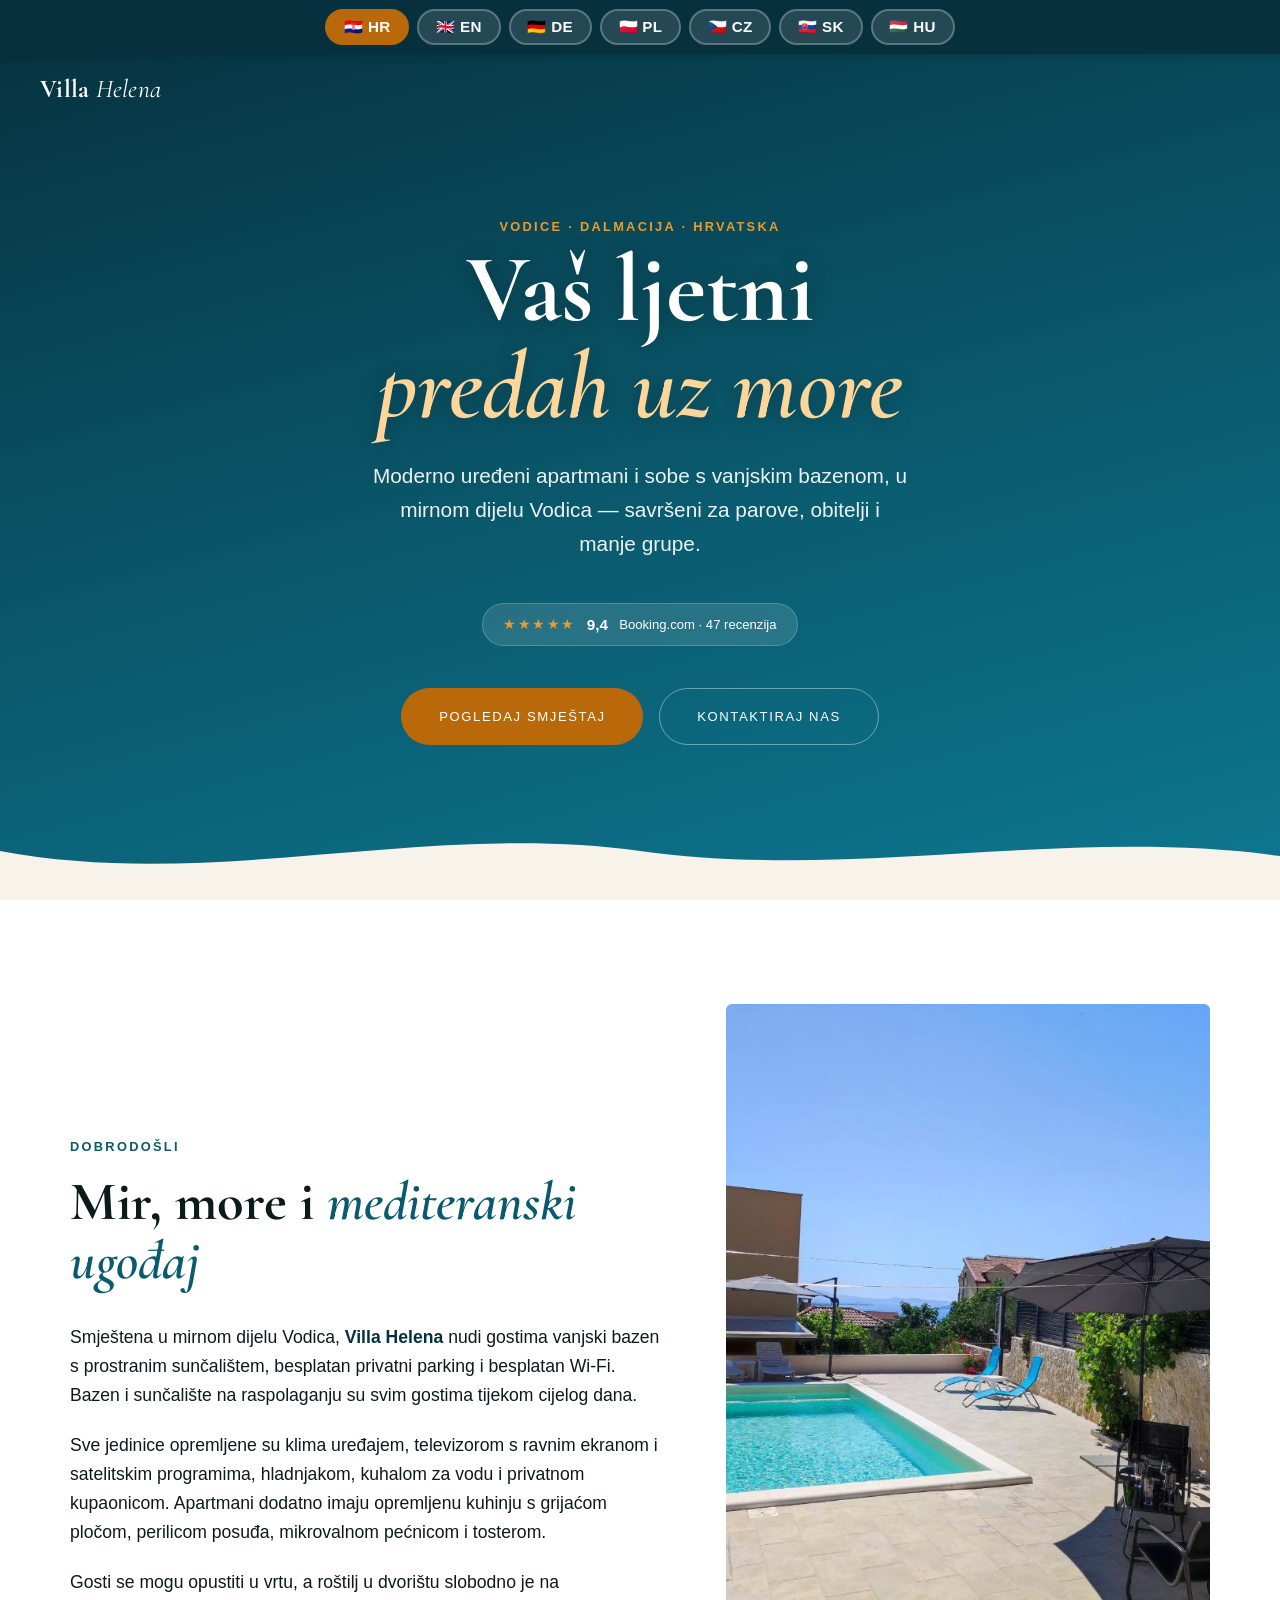
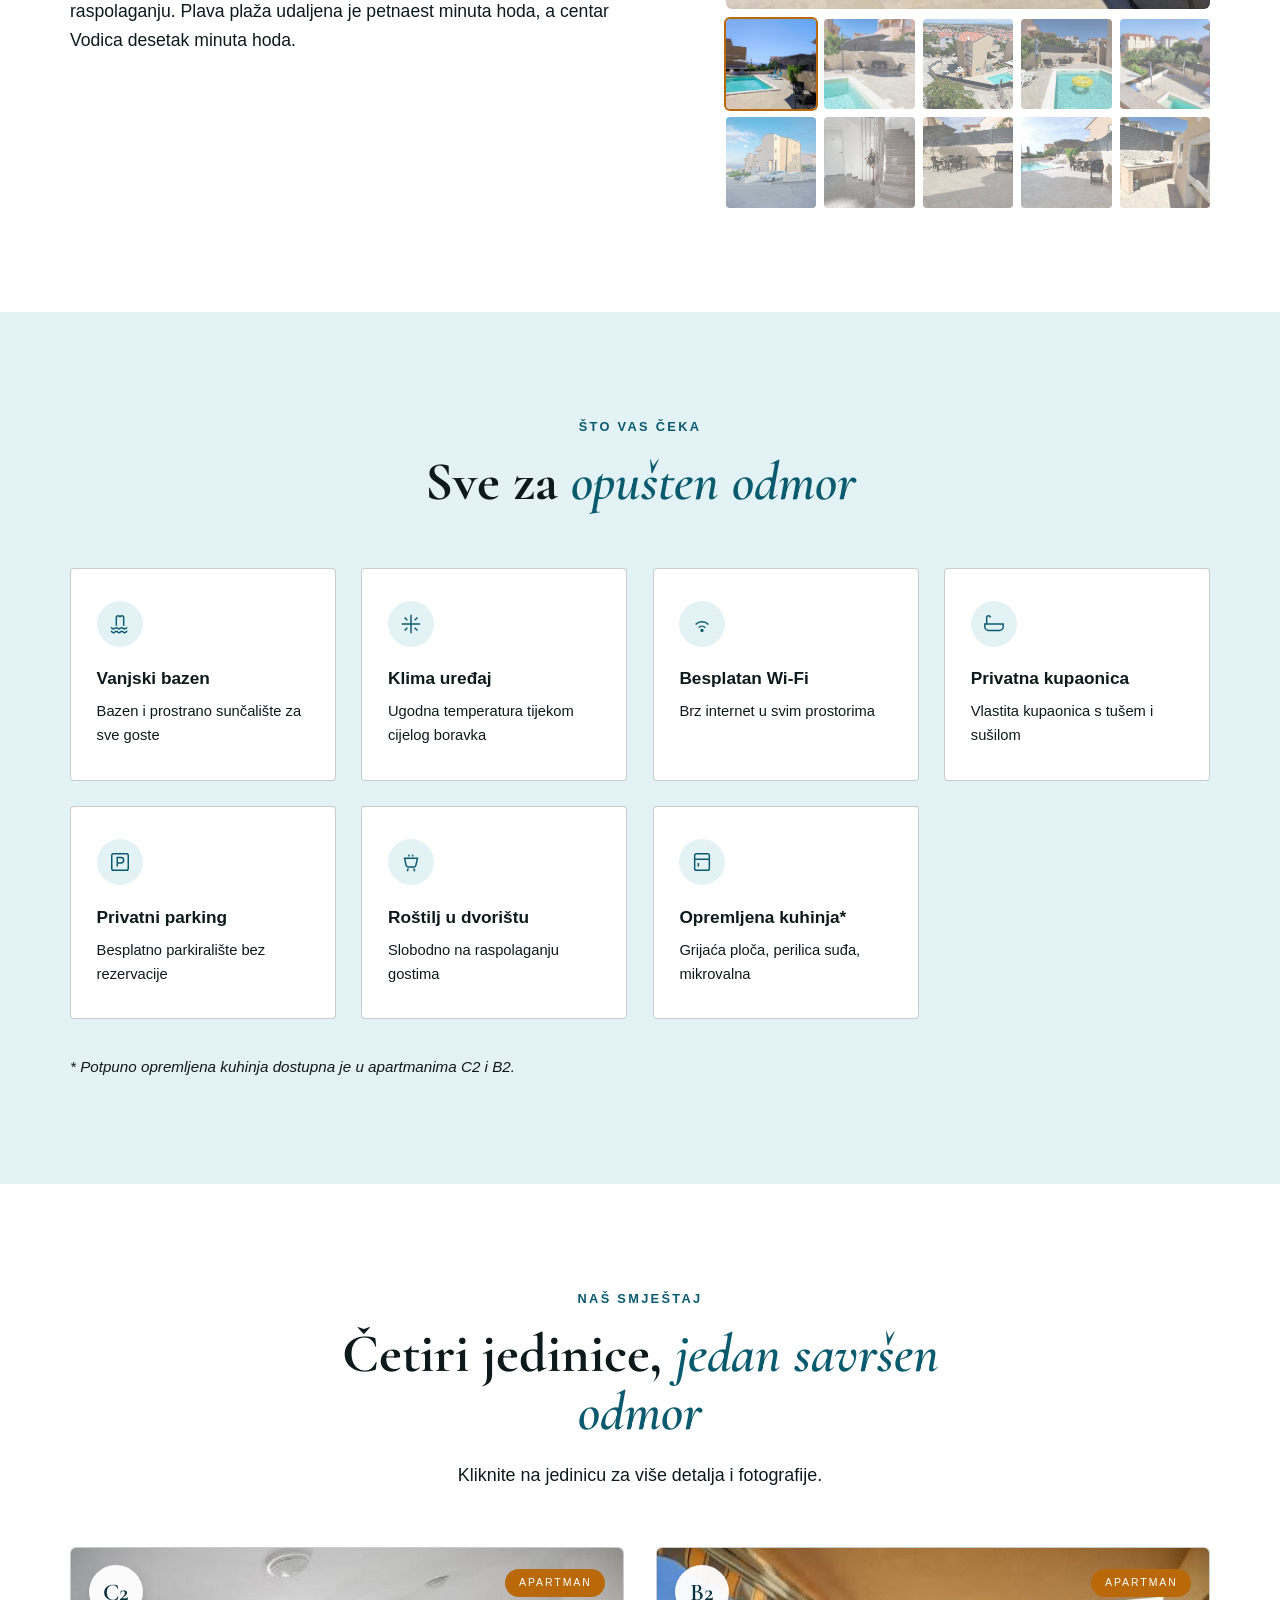
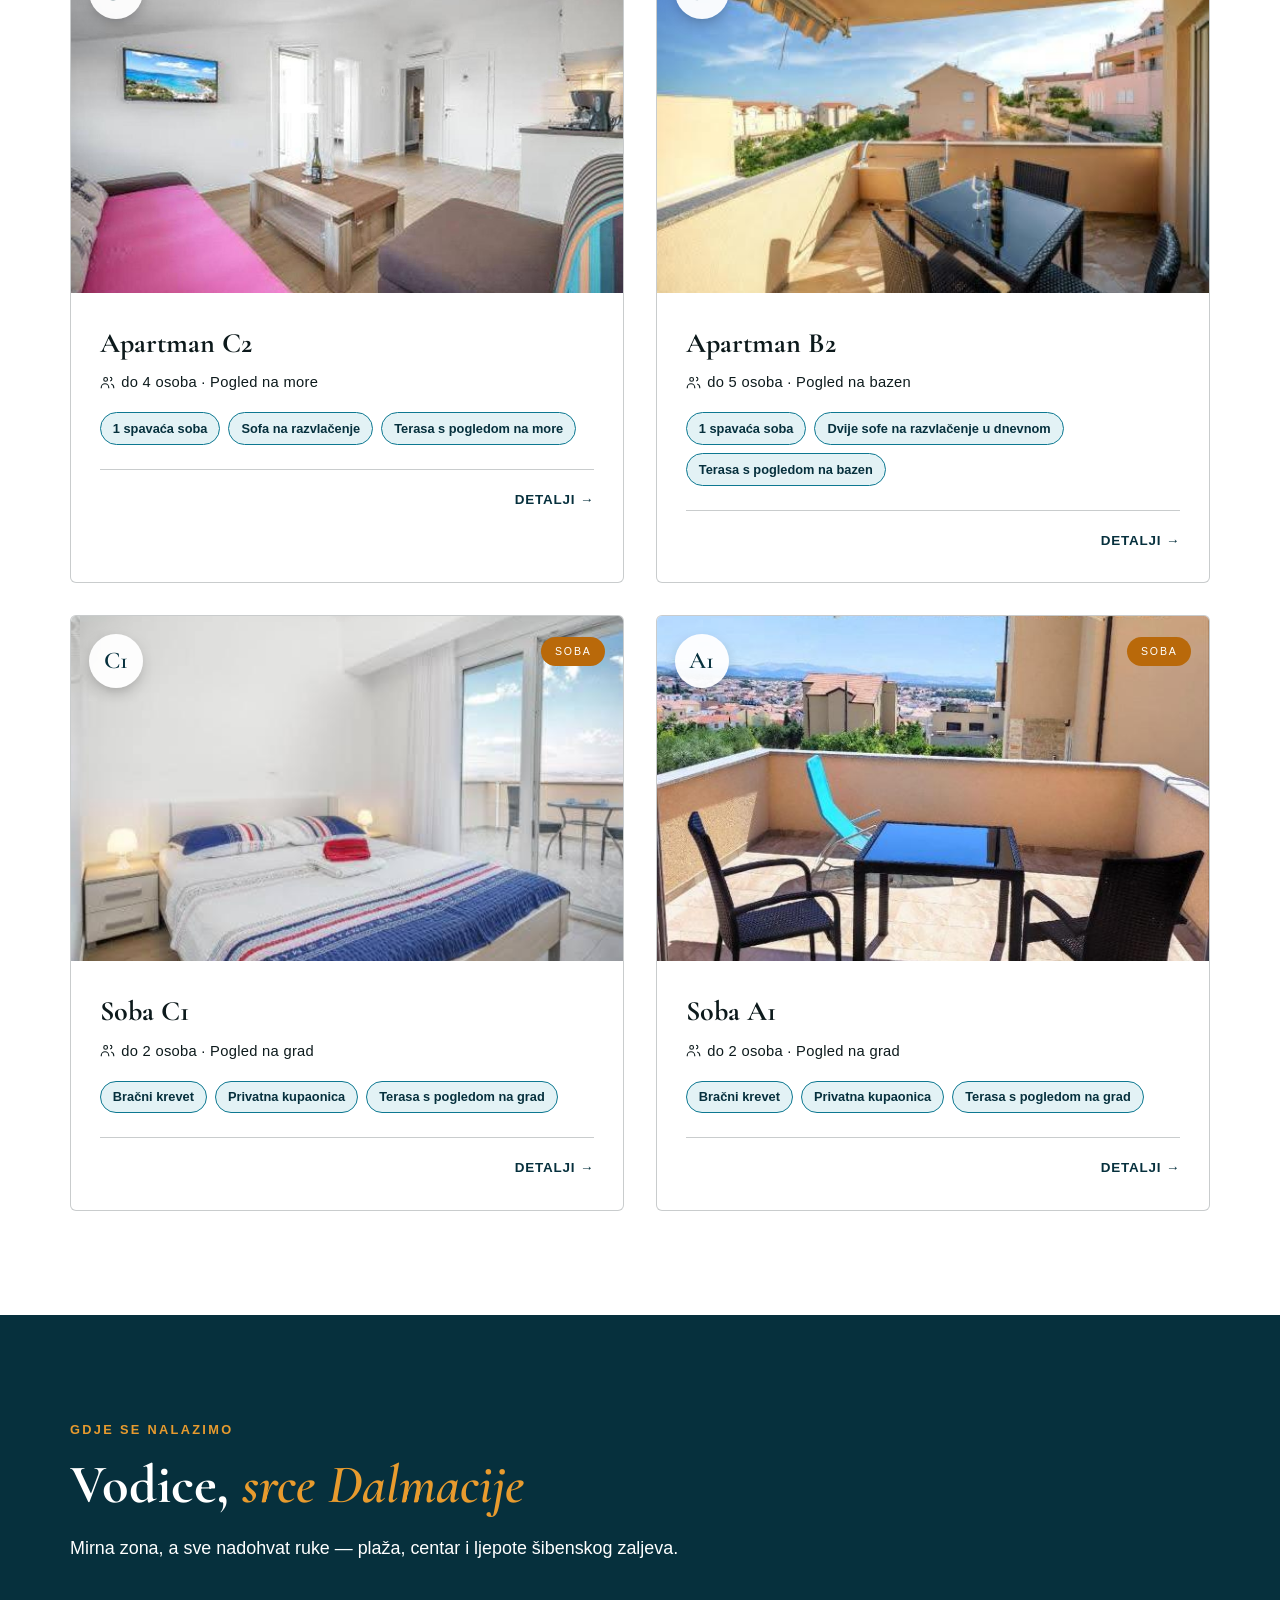
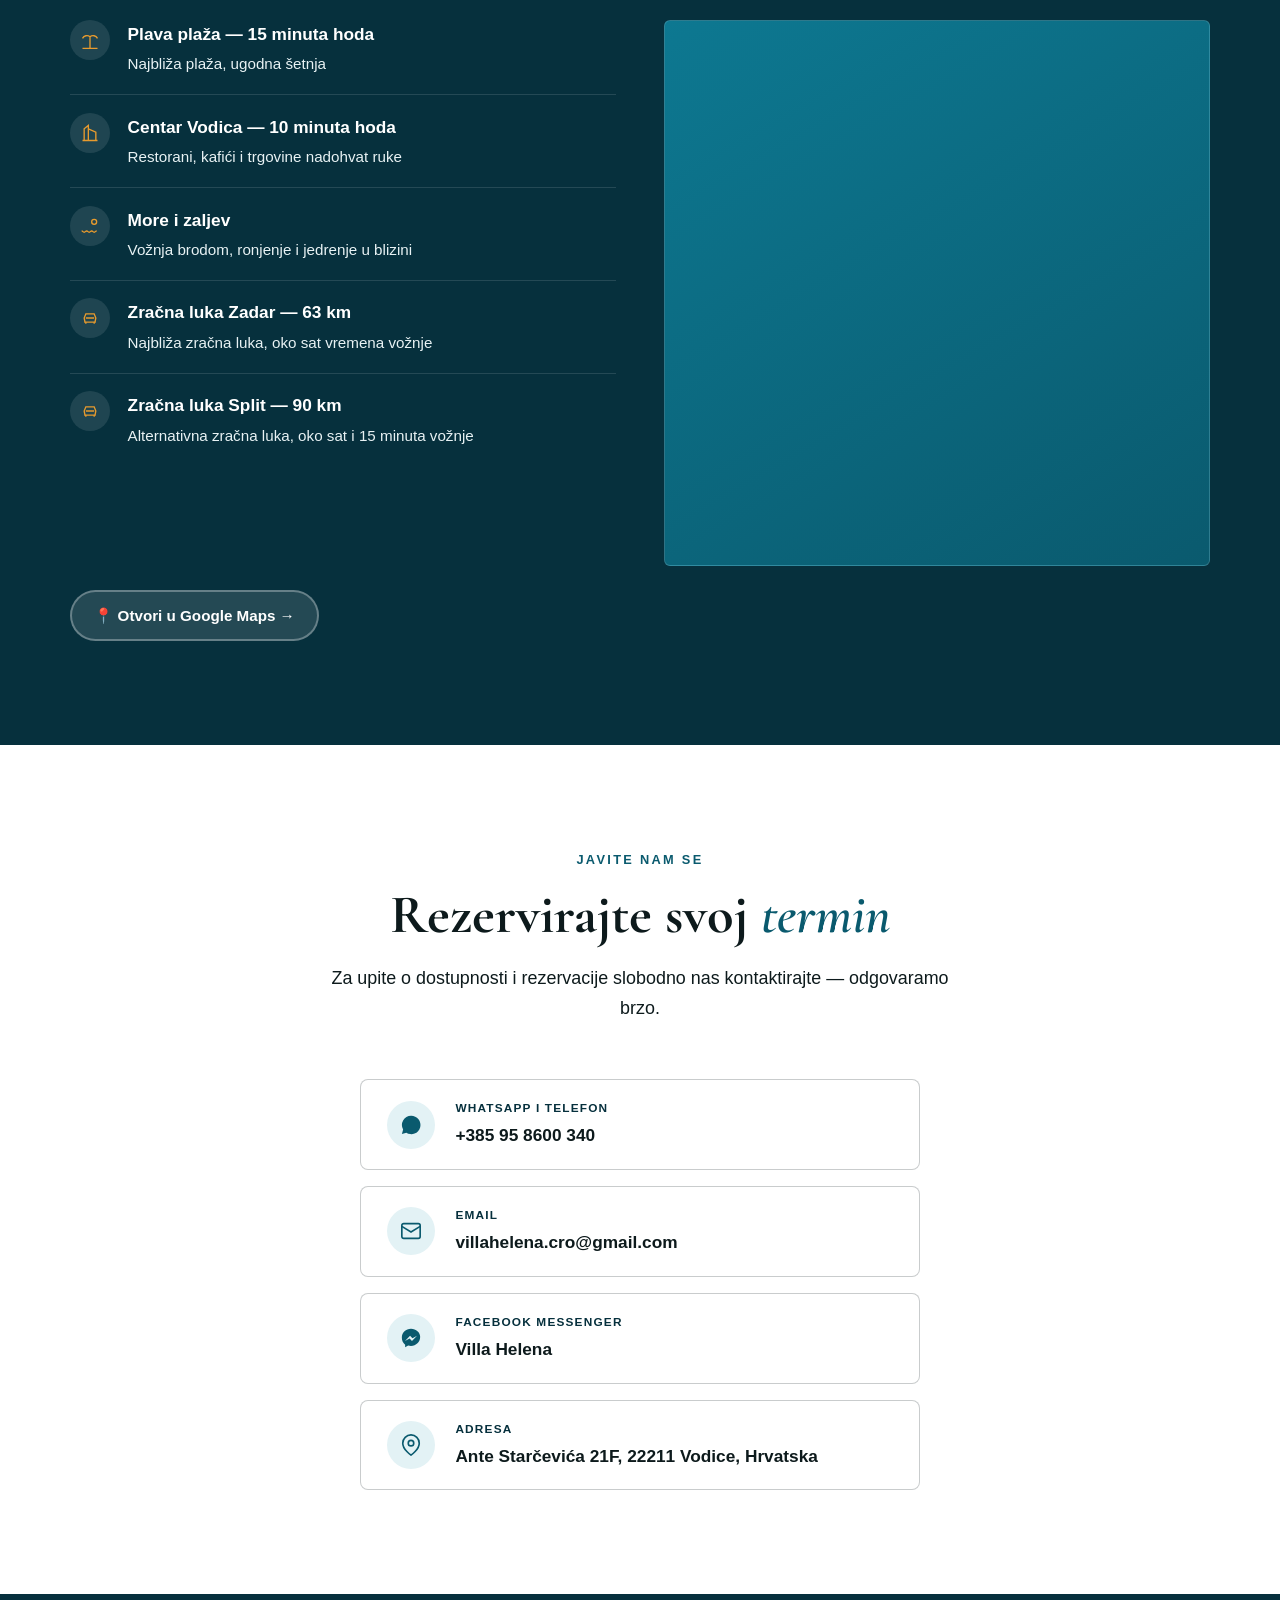
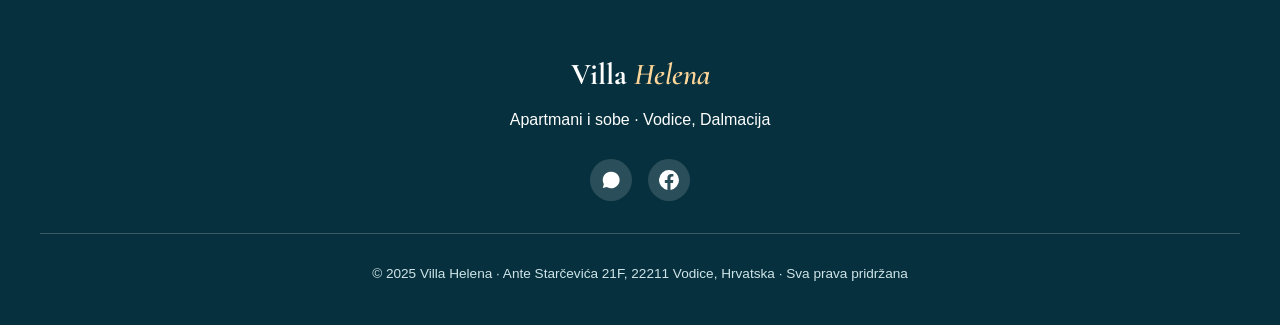
<file: index.html>
<!DOCTYPE html>
<html lang="hr">
<head>
<meta charset="UTF-8"/>
<meta name="viewport" content="width=device-width, initial-scale=1.0"/>

<!--
  ═══════════════════════════════════════════════════════════
  ⚠️  KAD ODABEREŠ DOMENU NA AVALONU (ili bilo kojem hostingu):
  Otvori ovaj fajl u Notepadu, pritisni Ctrl+H (zamijeni sve)
  i zamijeni:   https://mlleetrangere-bot.github.io/VH
  s tvojom stvarnom domenom, npr.:   https://www.villahelena.hr
  (bez kose crte na kraju)
  Ovaj URL se koristi 6 puta u nastavku — Ctrl+H zamijeni sve odjednom.
  ═══════════════════════════════════════════════════════════
-->

<!-- ═══════════ SEO: Naslov i opis za Google ═══════════ -->
<title>Villa Helena Vodice – Apartmani i sobe s bazenom | Dalmacija</title>
<meta name="description" content="Villa Helena u Vodicama nudi 2 apartmana i 2 sobe s vanjskim bazenom, besplatnim parkingom i Wi-Fi. 15 min hoda do plaže, 10 min do centra. Booking.com ocjena 9,4 - rezervirajte odmah."/>
<meta name="keywords" content="apartmani Vodice, smještaj Vodice, sobe Vodice, Villa Helena, apartmani Dalmacija, bazen Vodice, smještaj Dalmacija, ljetovanje Hrvatska, apartmani s bazenom"/>
<meta name="author" content="Villa Helena"/>
<meta name="robots" content="index, follow"/>
<link rel="canonical" href="https://mlleetrangere-bot.github.io/VH/"/>

<!-- ═══════════ Open Graph (Facebook, WhatsApp, LinkedIn preview) ═══════════ -->
<meta property="og:type" content="website"/>
<meta property="og:title" content="Villa Helena Vodice – Apartmani i sobe s bazenom"/>
<meta property="og:description" content="2 apartmana i 2 sobe s vanjskim bazenom u mirnom dijelu Vodica. 15 min hoda do plaže. Booking.com ocjena 9,4."/>
<meta property="og:image" content="https://mlleetrangere-bot.github.io/VH/slike/vila-1.jpg"/>
<meta property="og:url" content="https://mlleetrangere-bot.github.io/VH/"/>
<meta property="og:site_name" content="Villa Helena"/>
<meta property="og:locale" content="hr_HR"/>

<!-- ═══════════ Twitter Card (preview na Twitteru/X) ═══════════ -->
<meta name="twitter:card" content="summary_large_image"/>
<meta name="twitter:title" content="Villa Helena Vodice – Apartmani i sobe s bazenom"/>
<meta name="twitter:description" content="2 apartmana i 2 sobe s vanjskim bazenom u mirnom dijelu Vodica. 15 min hoda do plaže."/>
<meta name="twitter:image" content="https://mlleetrangere-bot.github.io/VH/slike/vila-1.jpg"/>

<!-- ═══════════ Schema.org Structured Data (zvjezdice, cijena, adresa u Google rezultatima) ═══════════ -->
<script type="application/ld+json">
{
  "@context": "https://schema.org",
  "@type": "LodgingBusiness",
  "name": "Villa Helena",
  "description": "Villa Helena u Vodicama nudi apartmane i sobe s vanjskim bazenom, besplatnim parkingom i Wi-Fi.",
  "image": "https://mlleetrangere-bot.github.io/VH/slike/vila-1.jpg",
  "url": "https://mlleetrangere-bot.github.io/VH/",
  "telephone": "+385958600340",
  "email": "villahelena.cro@gmail.com",
  "priceRange": "€€",
  "address": {
    "@type": "PostalAddress",
    "addressLocality": "Vodice",
    "addressRegion": "Šibensko-kninska županija",
    "addressCountry": "HR"
  },
  "amenityFeature": [
    {"@type": "LocationFeatureSpecification", "name": "Vanjski bazen", "value": true},
    {"@type": "LocationFeatureSpecification", "name": "Besplatan Wi-Fi", "value": true},
    {"@type": "LocationFeatureSpecification", "name": "Besplatan parking", "value": true},
    {"@type": "LocationFeatureSpecification", "name": "Klima uređaj", "value": true}
  ],
  "aggregateRating": {
    "@type": "AggregateRating",
    "ratingValue": "9.4",
    "bestRating": "10",
    "ratingCount": "47"
  }
}
</script>

<link rel="preconnect" href="https://fonts.googleapis.com"/>
<link rel="preconnect" href="https://fonts.gstatic.com" crossorigin/>
<link href="https://fonts.googleapis.com/css2?family=Cormorant+Garamond:wght@500;600;700&display=swap" rel="stylesheet"/>
<style>
:root{
  --sea:#0a5a6e; --sea-deep:#06303d; --sea-light:#0d7891;
  --foam:#e3f2f5; --sand:#ffffff; --sun:#b9690a; --sun-soft:#e89b2e;
  --ink:#0d1a1c; --stone:#2b3638; --line:rgba(13,26,28,0.22); --white:#ffffff;
}
*,*::before,*::after{box-sizing:border-box;margin:0;padding:0}
html{scroll-behavior:smooth}
body{font-family:Arial,Helvetica,sans-serif;background:var(--sand);color:var(--ink);font-weight:400;font-size:18px;line-height:1.65;-webkit-font-smoothing:antialiased}
img{max-width:100%;display:block}
a{color:inherit;text-decoration:none}
.eyebrow{font-size:0.8rem;letter-spacing:0.18em;text-transform:uppercase;font-weight:700;color:var(--sea)}

/* NAV */
/* LANG BAR - prominent, always visible at the very top */
.lang-bar{position:fixed;top:0;left:0;right:0;z-index:60;background:var(--sea-deep);padding:.55rem 1rem;box-shadow:0 2px 8px rgba(0,0,0,.15)}
.lang-bar-inner{max-width:1140px;margin:0 auto;display:flex;justify-content:center;gap:.5rem;flex-wrap:wrap}
.lang-pill{background:rgba(255,255,255,.12);border:2px solid rgba(255,255,255,.25);color:#ffffff;font-family:Arial,Helvetica,sans-serif;font-size:.95rem;font-weight:700;letter-spacing:.02em;padding:.45rem 1.05rem;border-radius:100px;cursor:pointer;transition:all .2s;white-space:nowrap}
.lang-pill:hover{background:rgba(255,255,255,.22);border-color:rgba(255,255,255,.5)}
.lang-pill.active{background:var(--sun);border-color:var(--sun);color:#ffffff}

/* NAV - sits just below the language bar */
.nav{position:fixed;top:46px;left:0;right:0;z-index:50;display:flex;align-items:center;justify-content:space-between;padding:1.4rem 2.5rem;transition:background .4s,padding .4s,box-shadow .4s,top .4s}
.nav.scrolled{top:0;background:rgba(255,255,255,.97);backdrop-filter:blur(14px);padding:.9rem 2.5rem;box-shadow:0 1px 0 var(--line)}
.nav-brand{font-family:'Cormorant Garamond',Georgia,serif;font-size:1.6rem;font-weight:700;color:var(--white);letter-spacing:.01em;transition:color .4s}
.nav.scrolled .nav-brand{color:var(--sea-deep)}
.nav-brand span{font-style:italic;font-weight:400}


/* HERO */
.hero{position:relative;min-height:100vh;display:flex;flex-direction:column;justify-content:center;align-items:center;text-align:center;padding:7.5rem 2rem 4rem;overflow:hidden;background:linear-gradient(165deg,var(--sea-deep) 0%,var(--sea) 55%,var(--sea-light) 100%)}
.hero-waves{position:absolute;bottom:-1px;left:0;width:100%;line-height:0}
.hero-waves svg{width:100%;height:90px;display:block}
.hero-sun{position:absolute;top:18%;right:14%;width:120px;height:120px;border-radius:50%;background:radial-gradient(circle,var(--sun-soft) 0%,var(--sun) 70%);opacity:.85;filter:blur(2px);box-shadow:0 0 80px 30px rgba(217,154,63,.35)}
.hero-content{position:relative;z-index:2;max-width:780px;animation:rise 1.1s cubic-bezier(.2,.7,.3,1) both}
@keyframes rise{from{opacity:0;transform:translateY(24px)}to{opacity:1;transform:translateY(0)}}
.hero .eyebrow{color:var(--sun-soft);margin-bottom:1.6rem}
.hero h1{font-family:'Cormorant Garamond',Georgia,serif;font-weight:700;font-size:clamp(3rem,8.5vw,6rem);color:var(--white);line-height:1.02;margin-bottom:1.4rem;text-shadow:0 2px 20px rgba(0,0,0,.25)}
.hero h1 em{font-style:italic;font-weight:600;color:#ffd699}
.hero-tag{font-size:clamp(1rem,2.2vw,1.3rem);font-weight:400;color:rgba(255,255,255,.92);max-width:540px;margin:0 auto 2.6rem}
.hero-rating{display:inline-flex;align-items:center;gap:.7rem;background:rgba(255,255,255,.12);border:1px solid rgba(255,255,255,.2);border-radius:100px;padding:.5rem 1.3rem;margin-bottom:2.6rem;backdrop-filter:blur(6px)}
.hero-rating .stars{color:var(--sun-soft);letter-spacing:.1em;font-size:.9rem}
.hero-rating .score{font-weight:600;color:var(--white);font-size:.95rem}
.hero-rating .src{font-size:.82rem;color:#ffffff;font-weight:500}
.hero-cta{display:flex;gap:1rem;justify-content:center;flex-wrap:wrap}
.btn{display:inline-flex;align-items:center;gap:.6rem;font-family:Arial,Helvetica,sans-serif;font-size:.82rem;font-weight:500;letter-spacing:.12em;text-transform:uppercase;cursor:pointer;padding:1.05rem 2.3rem;border-radius:100px;border:1px solid transparent;transition:all .3s cubic-bezier(.2,.7,.3,1)}
.btn-sun{background:var(--sun);color:var(--white)}
.btn-sun:hover{background:var(--white);color:var(--sea-deep);transform:translateY(-2px)}
.btn-ghost{background:transparent;color:var(--white);border-color:rgba(255,255,255,.4)}
.btn-ghost:hover{background:rgba(255,255,255,.12);border-color:var(--white);transform:translateY(-2px)}

/* SECTIONS */
section{padding:6.5rem 2.5rem}
.wrap{max-width:1140px;margin:0 auto}
.sec-head{max-width:640px;margin-bottom:3.5rem}
.sec-head.center{margin-left:auto;margin-right:auto;text-align:center}
.sec-head .eyebrow{display:block;margin-bottom:1rem}
.sec-head h2{font-family:'Cormorant Garamond',Georgia,serif;font-weight:700;font-size:clamp(2.2rem,5vw,3.4rem);line-height:1.08;color:var(--ink)}
.sec-head h2 em{font-style:italic;font-weight:600;color:var(--sea)}
.sec-head p{margin-top:1.2rem;color:var(--ink);font-size:1.12rem;font-weight:400}

/* INTRO */
.intro{background:var(--sand)}
.intro-grid{display:grid;grid-template-columns:1.1fr .9fr;gap:4rem;align-items:center}
.intro-text p{color:var(--ink);margin-bottom:1.3rem;font-size:1.1rem;font-weight:400}
.intro-text p strong{color:var(--sea-deep);font-weight:700}
.intro-figure{position:relative;border-radius:6px;overflow:hidden;aspect-ratio:4/5;background:linear-gradient(160deg,var(--sea-light),var(--sea-deep));display:flex;align-items:center;justify-content:center}
.intro-gallery{display:flex;flex-direction:column;gap:.6rem}
.intro-thumbs{display:grid;grid-template-columns:repeat(5,1fr);gap:.5rem}
.intro-thumb{aspect-ratio:1;border-radius:4px;overflow:hidden;cursor:pointer;opacity:.6;transition:opacity .25s;background:var(--sea-deep)}
.intro-thumb:hover,.intro-thumb.active{opacity:1;outline:2px solid var(--sun)}
.intro-thumb img{width:100%;height:100%;object-fit:cover}
.ph-note{color:#ffffff;text-align:center;padding:2rem;font-size:.95rem;font-weight:500}
.ph-note .ph-icon{font-size:2.4rem;display:block;margin-bottom:.6rem;opacity:.6}
.ph-note .ph-name{font-family:monospace;font-size:.8rem;margin-top:.5rem;opacity:.85}

/* AMENITIES */
.amenities{background:var(--foam)}
.am-grid{display:grid;grid-template-columns:repeat(4,1fr);gap:1.6rem}
.am-card{background:var(--white);border-radius:4px;padding:2rem 1.6rem;border:1px solid var(--line);transition:transform .35s,box-shadow .35s}
.am-card:hover{transform:translateY(-5px);box-shadow:0 18px 40px -18px rgba(12,58,68,.3)}
.am-icon{width:46px;height:46px;display:flex;align-items:center;justify-content:center;background:var(--foam);border-radius:50%;margin-bottom:1.1rem;color:var(--sea)}
.am-icon svg{width:22px;height:22px}
.am-card h3{font-size:1.08rem;font-weight:700;color:var(--ink);margin-bottom:.4rem}
.am-card p{font-size:.92rem;color:var(--ink);font-weight:400}
.am-note{margin-top:2.2rem;font-size:.95rem;color:var(--ink);font-weight:500;font-style:italic}

/* UNITS */
.units{background:var(--sand)}
.units-grid{display:grid;grid-template-columns:repeat(2,1fr);gap:2rem}
.unit-card{position:relative;background:var(--white);border-radius:6px;overflow:hidden;border:1px solid var(--line);cursor:pointer;transition:transform .4s cubic-bezier(.2,.7,.3,1),box-shadow .4s}
.unit-card:hover{transform:translateY(-6px);box-shadow:0 26px 50px -24px rgba(12,58,68,.4)}
.unit-photo{position:relative;aspect-ratio:16/10;overflow:hidden;background:linear-gradient(150deg,var(--sea-light),var(--sea-deep));display:flex;align-items:center;justify-content:center}
.unit-photo .ph-note{font-size:.82rem;padding:1rem}
.unit-photo .ph-note .ph-icon{font-size:2rem;margin-bottom:.4rem}
.unit-badge{position:absolute;top:1.1rem;left:1.1rem;z-index:2;font-family:'Cormorant Garamond',serif;font-weight:600;font-size:1.5rem;background:rgba(255,255,255,.95);color:var(--sea-deep);width:54px;height:54px;border-radius:50%;display:flex;align-items:center;justify-content:center;box-shadow:0 6px 18px -6px rgba(0,0,0,.4)}
.unit-type-tag{position:absolute;top:1.3rem;right:1.1rem;z-index:2;font-size:.66rem;letter-spacing:.18em;text-transform:uppercase;font-weight:500;background:var(--sun);color:var(--white);padding:.35rem .85rem;border-radius:100px}
.unit-body{padding:1.7rem 1.8rem 1.9rem}
.unit-body h3{font-family:'Cormorant Garamond',Georgia,serif;font-weight:700;font-size:1.75rem;color:var(--ink);margin-bottom:.25rem}
.unit-cap{font-size:.92rem;color:var(--ink);font-weight:500;letter-spacing:.02em;margin-bottom:1.1rem;display:flex;align-items:center;gap:.4rem}
.unit-feats{display:flex;flex-wrap:wrap;gap:.5rem;margin-bottom:1.5rem}
.unit-feat{font-size:.8rem;color:var(--sea-deep);font-weight:600;background:var(--foam);padding:.3rem .75rem;border-radius:100px;border:1px solid var(--sea-light)}
.unit-foot{display:flex;align-items:center;justify-content:flex-end;border-top:1px solid var(--line);padding-top:1.2rem}
.unit-price .amt{font-family:'Cormorant Garamond',serif;font-size:2rem;font-weight:600;color:var(--ink)}
.unit-price .per{font-size:.8rem;color:var(--stone)}
.unit-more{font-size:.84rem;letter-spacing:.06em;text-transform:uppercase;font-weight:700;color:var(--sea-deep);display:flex;align-items:center;gap:.4rem;transition:gap .3s}
.unit-card:hover .unit-more{gap:.7rem}

/* MODAL */
.modal-bg{position:fixed;inset:0;z-index:100;background:rgba(12,58,68,.55);backdrop-filter:blur(6px);display:none;align-items:flex-start;justify-content:center;padding:3rem 1.5rem;overflow-y:auto}
.modal-bg.open{display:flex;animation:fade .3s ease}
@keyframes fade{from{opacity:0}to{opacity:1}}
.modal{background:var(--sand);border-radius:8px;max-width:920px;width:100%;overflow:hidden;position:relative;animation:pop .4s cubic-bezier(.2,.7,.3,1);box-shadow:0 40px 90px -30px rgba(0,0,0,.5)}
@keyframes pop{from{opacity:0;transform:translateY(30px) scale(.98)}to{opacity:1;transform:translateY(0) scale(1)}}
.modal-close{position:absolute;top:1.2rem;right:1.2rem;z-index:10;width:42px;height:42px;border-radius:50%;border:none;cursor:pointer;background:rgba(255,255,255,.92);color:var(--ink);font-size:1.3rem;display:flex;align-items:center;justify-content:center;transition:all .25s}
.modal-close:hover{background:var(--sun);color:var(--white);transform:rotate(90deg)}
.gallery{background:var(--sea-deep)}
.gallery-main{aspect-ratio:16/9;background:linear-gradient(150deg,var(--sea-light),var(--sea-deep));display:flex;align-items:center;justify-content:center}
.gallery-main .ph-note .ph-icon{font-size:2.6rem}
.gallery-thumbs{display:flex;gap:6px;padding:6px;background:var(--sea-deep)}
.gallery-thumb{flex:1;aspect-ratio:4/3;border-radius:3px;overflow:hidden;cursor:pointer;background:var(--sea-deep);opacity:.6;transition:opacity .25s}
.gallery-thumb:hover,.gallery-thumb.active{opacity:1;outline:2px solid var(--sun)}
.modal-info{padding:2.4rem 2.6rem 2.8rem}
.modal-info-head{display:flex;align-items:flex-start;justify-content:space-between;flex-wrap:wrap;gap:1rem;margin-bottom:1.6rem}
.modal-info-head .m-type{font-size:.7rem;letter-spacing:.2em;text-transform:uppercase;color:var(--sun);font-weight:600;margin-bottom:.4rem}
.modal-info-head h2{font-family:'Cormorant Garamond',Georgia,serif;font-weight:700;font-size:2.6rem;color:var(--ink);line-height:1.05}
.modal-info-head .m-cap{font-size:.96rem;color:var(--ink);font-weight:500;margin-top:.5rem}
.modal-price{text-align:right;flex-shrink:0}
.modal-price .amt{font-family:'Cormorant Garamond',serif;font-size:2.6rem;font-weight:600;color:var(--sea)}
.modal-price .per{font-size:.82rem;color:var(--stone)}
.modal-desc{color:var(--ink);font-size:1.08rem;font-weight:400;margin-bottom:2rem;line-height:1.75}
.modal-feats-title{font-size:.8rem;letter-spacing:.12em;text-transform:uppercase;color:var(--sea-deep);font-weight:700;margin-bottom:1rem}
.modal-feats{display:grid;grid-template-columns:repeat(2,1fr);gap:.8rem 1.6rem;margin-bottom:2.2rem}
.modal-feat{display:flex;align-items:center;gap:.7rem;font-size:1rem;font-weight:500;color:var(--ink)}
.modal-feat svg{width:18px;height:18px;color:var(--sea);flex-shrink:0}
.modal-actions{display:flex;gap:1rem;flex-wrap:wrap;border-top:1px solid var(--line);padding-top:1.8rem}
.btn-dark{background:var(--sea-deep);color:var(--white)}
.btn-dark:hover{background:var(--sea);transform:translateY(-2px)}
.btn-line{background:transparent;color:var(--sea-deep);border-color:var(--sea-deep)}
.btn-line:hover{background:var(--sea-deep);color:var(--white)}

/* LOCATION */
.location{background:var(--sea-deep);color:var(--white)}
.location .eyebrow{color:var(--sun-soft)}
.location .sec-head h2{color:var(--white)}
.location .sec-head h2 em{color:var(--sun-soft)}
.location .sec-head p{color:#ffffff;font-weight:400}
.loc-grid{display:grid;grid-template-columns:1fr 1fr;gap:3rem;align-items:start}
.loc-list{display:flex;flex-direction:column;gap:1.1rem}
.loc-item{display:flex;gap:1.1rem;align-items:flex-start;padding-bottom:1.1rem;border-bottom:1px solid rgba(255,255,255,.12)}
.loc-item:last-child{border-bottom:none}
.loc-item .l-icon{width:40px;height:40px;border-radius:50%;background:rgba(255,255,255,.1);display:flex;align-items:center;justify-content:center;flex-shrink:0;color:var(--sun-soft)}
.loc-item .l-icon svg{width:20px;height:20px}
.loc-item h4{font-size:1.08rem;font-weight:700;margin-bottom:.2rem;color:#ffffff}
.loc-item p{font-size:.95rem;color:#e8f2f4;font-weight:400}
.loc-map{aspect-ratio:1/1;border-radius:6px;overflow:hidden;background:linear-gradient(150deg,var(--sea-light),var(--sea));display:flex;flex-direction:column;align-items:center;justify-content:center;gap:.6rem;border:1px solid rgba(255,255,255,.15)}
.loc-map .pin{font-size:3rem}
.loc-map .place{font-family:'Cormorant Garamond',Georgia,serif;font-size:1.7rem;font-weight:700}
.loc-map .sub{font-size:.92rem;color:#ffffff;font-weight:400}
.loc-map-link{display:inline-flex;align-items:center;gap:.5rem;margin-top:1.5rem;font-size:.95rem;font-weight:700;color:#ffffff;background:rgba(255,255,255,.12);border:2px solid rgba(255,255,255,.3);padding:.7rem 1.4rem;border-radius:100px;transition:all .25s}
.loc-map-link:hover{background:var(--sun);border-color:var(--sun)}

/* CONTACT */
.contact{background:var(--sand)}
.contact-list{display:flex;flex-direction:column;gap:1rem;margin-top:1rem;max-width:560px;margin-left:auto;margin-right:auto}
.contact-row{display:flex;align-items:center;gap:1.3rem;background:var(--white);border:1px solid var(--line);border-radius:8px;padding:1.2rem 1.6rem;text-align:left;transition:transform .3s,box-shadow .3s,border-color .3s}
.contact-row:hover{transform:translateY(-3px);box-shadow:0 14px 32px -16px rgba(12,58,68,.28);border-color:var(--sea-light)}
.contact-row .c-icon{width:48px;height:48px;border-radius:50%;background:var(--foam);color:var(--sea);display:flex;align-items:center;justify-content:center;flex-shrink:0}
.contact-row .c-icon svg{width:22px;height:22px}
.cr-text{display:flex;flex-direction:column;gap:.15rem}
.cr-text h4{font-size:.74rem;letter-spacing:.1em;text-transform:uppercase;color:var(--sea-deep);font-weight:700}
.cr-text span{font-size:1.08rem;color:var(--ink);font-weight:600}
.contact-row:hover .cr-text span{color:var(--sea)}

/* FOOTER */
footer{background:var(--sea-deep);color:#ffffff;padding:3.5rem 2.5rem 2.5rem;text-align:center}
.foot-brand{font-family:'Cormorant Garamond',Georgia,serif;font-size:1.9rem;font-weight:700;color:var(--white);margin-bottom:.4rem}
.foot-brand span{font-style:italic;font-weight:600;color:#ffd699}
.foot-sub{font-size:1rem;font-weight:400;color:#ffffff;margin-bottom:1.6rem}
.foot-social{display:flex;gap:1rem;justify-content:center;margin-bottom:2rem}
.foot-social a{width:42px;height:42px;border-radius:50%;background:rgba(255,255,255,.15);display:flex;align-items:center;justify-content:center;transition:all .3s;color:#ffffff}
.foot-social a:hover{background:var(--sun);color:var(--white);transform:translateY(-3px)}
.foot-social svg{width:20px;height:20px}
.foot-copy{font-size:.85rem;color:#cfe4e8;font-weight:400;padding-top:1.8rem;border-top:1px solid rgba(255,255,255,.2)}

/* RESPONSIVE */
@media(max-width:900px){
  .am-grid{grid-template-columns:repeat(2,1fr)}
  .intro-grid{grid-template-columns:1fr;gap:2.5rem}
  .units-grid{grid-template-columns:1fr}
  .loc-grid{grid-template-columns:1fr;gap:2rem}
  .modal-feats{grid-template-columns:1fr}
}

/* ── SMARTPHONE (≤680px) ── */
@media(max-width:680px){
  body{font-size:16px}

  /* Lang bar */
  .lang-bar{padding:.5rem .6rem}
  .lang-bar-inner{gap:.4rem}
  .lang-pill{font-size:.82rem;padding:.4rem .8rem}

  /* Nav */
  .nav{padding:1rem 1.2rem;top:52px}
  .nav.scrolled{top:0}
  .nav-brand{font-size:1.3rem}


  /* Sections */
  section{padding:3.5rem 1.2rem}
  .sec-head{margin-bottom:2.2rem}
  .sec-head.center{text-align:left}
  .sec-head p{font-size:1rem}

  /* Hero */
  .hero{padding:8rem 1.3rem 3.5rem;min-height:92vh}
  .hero h1{font-size:clamp(2.4rem,11vw,3.2rem)}
  .hero-tag{font-size:1rem;padding:0 .3rem}
  .hero-cta{flex-direction:column;width:100%;gap:.8rem}
  .hero-cta .btn{width:100%;justify-content:center}
  .hero-sun{width:70px;height:70px;top:12%;right:8%}
  .hero-rating{padding:.45rem 1rem;font-size:.9rem}

  /* Intro */
  .intro-figure{aspect-ratio:4/3}
  .intro-thumbs{grid-template-columns:repeat(5,1fr);gap:.4rem}

  /* Amenities */
  .am-grid{grid-template-columns:1fr 1fr;gap:.9rem}
  .am-card{padding:1.4rem 1.1rem}
  .am-icon{width:40px;height:40px;margin-bottom:.8rem}
  .am-card h3{font-size:.92rem}
  .am-card p{font-size:.8rem}

  /* Units */
  .units-grid{gap:1.4rem}
  .unit-photo{aspect-ratio:16/11}
  .unit-badge{width:46px;height:46px;font-size:1.25rem;top:.9rem;left:.9rem}
  .unit-type-tag{top:1.05rem;right:.9rem;font-size:.62rem}
  .unit-body{padding:1.4rem 1.4rem 1.6rem}
  .unit-body h3{font-size:1.45rem}
  .unit-feats{gap:.4rem}
  .unit-feat{font-size:.72rem;padding:.28rem .65rem}

  /* Modal */
  .modal-bg{padding:0;align-items:flex-start;display:none}
  .modal-bg.open{display:block;overflow-y:auto;-webkit-overflow-scrolling:touch}
  .modal{max-width:100%;width:100%;min-height:100vh;border-radius:0;margin:0 auto}
  .modal-close{top:.9rem;right:.9rem;width:38px;height:38px;position:fixed}
  .gallery-main{aspect-ratio:4/3}
  .gallery-thumbs{gap:4px;padding:4px}
  .modal-info{padding:1.6rem 1.3rem 3rem}
  .modal-info-head{flex-direction:column;gap:.6rem}
  .modal-info-head h2{font-size:1.9rem}
  .modal-info-head .m-type{font-size:.64rem}
  .modal-desc{font-size:.96rem;margin-bottom:1.6rem}
  .modal-feats{gap:.7rem 1rem;margin-bottom:1.8rem}
  .modal-feat{font-size:.88rem}
  .modal-actions{flex-direction:column;gap:.7rem}
  .modal-actions .btn{width:100%;justify-content:center}

  /* Location */
  .loc-map{aspect-ratio:4/3}
  .loc-item{gap:.85rem}

  /* Contact */
  .contact-row{padding:1rem 1.2rem;gap:1rem}
  .contact-row .c-icon{width:42px;height:42px}
  .cr-text span{font-size:1rem}

  /* Footer */
  footer{padding:2.8rem 1.3rem 2rem}
  .foot-brand{font-size:1.5rem}
}

/* ── SMALL PHONES (≤380px) ── */
@media(max-width:380px){
  .am-grid{grid-template-columns:1fr}
  .hero h1{font-size:2.1rem}
}
</style>
</head>
<body>

<nav class="nav" id="nav">
  <a href="#" class="nav-brand">Villa <span>Helena</span></a>
</nav>

<div class="lang-bar">
  <div class="lang-bar-inner">
    <button class="lang-pill active" data-lang="hr">🇭🇷 HR</button>
    <button class="lang-pill" data-lang="en">🇬🇧 EN</button>
    <button class="lang-pill" data-lang="de">🇩🇪 DE</button>
    <button class="lang-pill" data-lang="pl">🇵🇱 PL</button>
    <button class="lang-pill" data-lang="cs">🇨🇿 CZ</button>
    <button class="lang-pill" data-lang="sk">🇸🇰 SK</button>
    <button class="lang-pill" data-lang="hu">🇭🇺 HU</button>
  </div>
</div>

<header class="hero">
  <div class="hero-content">
    <span class="eyebrow" data-i18n="hero_eyebrow">Vodice · Dalmacija · Hrvatska</span>
    <h1 data-i18n="hero_title">Vaš ljetni<br><em>predah uz more</em></h1>
    <p class="hero-tag" data-i18n="hero_tag">Moderno uređeni apartmani i sobe s vanjskim bazenom, u mirnom dijelu Vodica — savršeni za parove, obitelji i manje grupe.</p>
    <div class="hero-rating">
      <span class="stars">★★★★★</span><span class="score">9,4</span>
      <span class="src" data-i18n="hero_rating">Booking.com · 47 recenzija</span>
    </div>
    <div class="hero-cta">
      <a href="#jedinice" class="btn btn-sun" data-i18n="hero_cta1">Pogledaj smještaj</a>
      <a href="#kontakt" class="btn btn-ghost" data-i18n="hero_cta2">Kontaktiraj nas</a>
    </div>
  </div>
  <div class="hero-waves">
    <svg viewBox="0 0 1440 90" preserveAspectRatio="none" xmlns="http://www.w3.org/2000/svg"><path d="M0,40 C240,80 480,10 720,40 C960,70 1200,15 1440,45 L1440,90 L0,90 Z" fill="#f7f3ea"/></svg>
  </div>
</header>

<section class="intro" id="o-vili">
  <div class="wrap intro-grid">
    <div class="intro-text">
      <div class="sec-head" style="margin-bottom:2rem">
        <span class="eyebrow" data-i18n="about_eyebrow">Dobrodošli</span>
        <h2 data-i18n="about_title">Mir, more i <em>mediteranski ugođaj</em></h2>
      </div>
      <p data-i18n="about_p1">Smještena u mirnom dijelu Vodica, <strong>Villa Helena</strong> nudi gostima vanjski bazen s prostranim sunčalištem, besplatan privatni parking i besplatan Wi-Fi. Bazen i sunčalište na raspolaganju su svim gostima tijekom cijelog dana.</p>
      <p data-i18n="about_p2">Sve jedinice opremljene su klima uređajem, televizorom s ravnim ekranom i satelitskim programima, hladnjakom, kuhalom za vodu i privatnom kupaonicom. Apartmani dodatno imaju opremljenu kuhinju s grijaćom pločom, perilicom posuđa, mikrovalnom pećnicom i tosterom.</p>
      <p data-i18n="about_p3">Gosti se mogu opustiti u vrtu, a roštilj u dvorištu slobodno je na raspolaganju. Plava plaža udaljena je petnaest minuta hoda, a centar Vodica desetak minuta hoda.</p>
    </div>
    <div class="intro-gallery">
      <div class="intro-figure" id="introMain">
        <img src="slike/vila-1.jpg" alt="Villa Helena - bazen i dvorište" loading="lazy" style="width:100%;height:100%;object-fit:cover"/>
      </div>
      <div class="intro-thumbs" id="introThumbs"></div>
    </div>
  </div>
</section>

<section class="amenities" id="pogodnosti">
  <div class="wrap">
    <div class="sec-head center">
      <span class="eyebrow" data-i18n="am_eyebrow">Što vas čeka</span>
      <h2 data-i18n="am_title">Sve za <em>opušten odmor</em></h2>
    </div>
    <div class="am-grid" id="amGrid"></div>
    <p class="am-note" data-i18n="am_note">* Potpuno opremljena kuhinja dostupna je u apartmanima C2 i B2.</p>
  </div>
</section>

<section class="units" id="jedinice">
  <div class="wrap">
    <div class="sec-head center">
      <span class="eyebrow" data-i18n="units_eyebrow">Naš smještaj</span>
      <h2 data-i18n="units_title">Četiri jedinice, <em>jedan savršen odmor</em></h2>
      <p data-i18n="units_desc">Kliknite na jedinicu za više detalja i fotografije.</p>
    </div>
    <div class="units-grid" id="unitsGrid"></div>
  </div>
</section>

<section class="location" id="lokacija">
  <div class="wrap">
    <div class="sec-head">
      <span class="eyebrow" data-i18n="loc_eyebrow">Gdje se nalazimo</span>
      <h2 data-i18n="loc_title">Vodice, <em>srce Dalmacije</em></h2>
      <p data-i18n="loc_desc">Mirna zona, a sve nadohvat ruke — plaža, centar i ljepote šibenskog zaljeva.</p>
    </div>
    <div class="loc-grid">
      <div class="loc-list" id="locList"></div>
      <div class="loc-map">
        <iframe
          src="https://www.google.com/maps?q=Ul.+Ante+Starčevića+21F,+Vodice&output=embed"
          width="100%" height="100%" style="border:0;display:block" allowfullscreen="" loading="lazy"
          referrerpolicy="no-referrer-when-downgrade" title="Villa Helena - lokacija na Google Maps"></iframe>
      </div>
    </div>
    <a href="https://maps.app.goo.gl/63Dn17XESPHhFCxr6" target="_blank" class="loc-map-link" data-i18n="loc_open_maps">📍 Otvori u Google Maps →</a>
  </div>
</section>

<section class="contact" id="kontakt">
  <div class="wrap">
    <div class="sec-head center">
      <span class="eyebrow" data-i18n="contact_eyebrow">Javite nam se</span>
      <h2 data-i18n="contact_title">Rezervirajte svoj <em>termin</em></h2>
      <p data-i18n="contact_desc">Za upite o dostupnosti i rezervacije slobodno nas kontaktirajte — odgovaramo brzo.</p>
    </div>
    <div class="contact-list">
      <a href="https://wa.me/385958600340" target="_blank" class="contact-row">
        <div class="c-icon"><svg viewBox="0 0 24 24" fill="currentColor"><path d="M17.5 14.4c-.3-.1-1.7-.8-1.9-.9-.3-.1-.5-.1-.7.1-.2.3-.7.9-.9 1.1-.2.2-.3.2-.6.1-1.7-.8-2.8-1.5-3.9-3.4-.3-.5.3-.5.8-1.5.1-.2 0-.4 0-.5 0-.1-.7-1.6-.9-2.2-.2-.6-.5-.5-.7-.5h-.6c-.2 0-.5.1-.8.4-.3.3-1 1-1 2.4s1.1 2.8 1.2 3c.1.2 2.1 3.2 5 4.5.7.3 1.3.5 1.7.6.7.2 1.4.2 1.9.1.6-.1 1.7-.7 2-1.4.2-.7.2-1.2.2-1.4-.1-.1-.3-.2-.6-.3M12 2a10 10 0 0 0-8.6 15l-1.3 4.7 4.8-1.3A10 10 0 1 0 12 2"/></svg></div>
        <div class="cr-text"><h4 data-i18n="contact_phone">WhatsApp i telefon</h4><span>+385 95 8600 340</span></div>
      </a>
      <a href="mailto:villahelena.cro@gmail.com" class="contact-row">
        <div class="c-icon"><svg viewBox="0 0 24 24" fill="none" stroke="currentColor" stroke-width="1.8"><rect x="2" y="4" width="20" height="16" rx="2"/><path d="m22 7-10 6L2 7"/></svg></div>
        <div class="cr-text"><h4 data-i18n="contact_email">Email</h4><span>villahelena.cro@gmail.com</span></div>
      </a>
      <a href="https://m.me/100082545010421" target="_blank" class="contact-row">
        <div class="c-icon"><svg viewBox="0 0 24 24" fill="currentColor"><path d="M12 2C6.48 2 2 6.13 2 11.7c0 3.05 1.4 5.79 3.6 7.65V22l3.3-1.81c.96.26 1.98.41 3.1.41 5.52 0 10-4.13 10-9.9C22 6.13 17.52 2 12 2zm1.04 13.32l-2.57-2.74-5.02 2.74 5.52-5.86 2.63 2.74 4.96-2.74-5.52 5.86z"/></svg></div>
        <div class="cr-text"><h4 data-i18n="contact_messenger">Facebook Messenger</h4><span>Villa Helena</span></div>
      </a>
      <div class="contact-row">
        <div class="c-icon"><svg viewBox="0 0 24 24" fill="none" stroke="currentColor" stroke-width="1.8"><path d="M21 10c0 7-9 13-9 13s-9-6-9-13a9 9 0 0 1 18 0z"/><circle cx="12" cy="10" r="3"/></svg></div>
        <div class="cr-text"><h4 data-i18n="contact_addr">Adresa</h4><span>Ante Starčevića 21F, 22211 Vodice, Hrvatska</span></div>
      </div>
    </div>
  </div>
</section>

<footer>
  <div class="foot-brand">Villa <span>Helena</span></div>
  <div class="foot-sub" data-i18n="foot_sub">Apartmani i sobe · Vodice, Dalmacija</div>
  <div class="foot-social">
    <a href="https://wa.me/385958600340" target="_blank" aria-label="WhatsApp"><svg viewBox="0 0 24 24" fill="currentColor"><path d="M17.5 14.4c-.3-.1-1.7-.8-1.9-.9-.3-.1-.5-.1-.7.1-.2.3-.7.9-.9 1.1-.2.2-.3.2-.6.1-1.7-.8-2.8-1.5-3.9-3.4-.3-.5.3-.5.8-1.5.1-.2 0-.4 0-.5 0-.1-.7-1.6-.9-2.2-.2-.6-.5-.5-.7-.5h-.6c-.2 0-.5.1-.8.4-.3.3-1 1-1 2.4s1.1 2.8 1.2 3c.1.2 2.1 3.2 5 4.5.7.3 1.3.5 1.7.6.7.2 1.4.2 1.9.1.6-.1 1.7-.7 2-1.4.2-.7.2-1.2.2-1.4-.1-.1-.3-.2-.6-.3M12 2a10 10 0 0 0-8.6 15l-1.3 4.7 4.8-1.3A10 10 0 1 0 12 2"/></svg></a>
    <a href="https://www.facebook.com/villahelena.vodice" target="_blank" aria-label="Facebook"><svg viewBox="0 0 24 24" fill="currentColor"><path d="M24 12a12 12 0 1 0-13.9 11.9v-8.4H7v-3.5h3.1V9.4c0-3 1.8-4.7 4.5-4.7 1.3 0 2.7.2 2.7.2v3h-1.5c-1.5 0-2 .9-2 1.9v2.2h3.4l-.5 3.5h-2.9v8.4A12 12 0 0 0 24 12"/></svg></a>
  </div>
  <div class="foot-copy">© 2025 Villa Helena · Ante Starčevića 21F, 22211 Vodice, Hrvatska · <span data-i18n="foot_rights">Sva prava pridržana</span></div>
</footer>

<div class="modal-bg" id="modalBg">
  <div class="modal" id="modal">
    <button class="modal-close" id="modalClose">×</button>
    <div class="gallery">
      <div class="gallery-main" id="galleryMain"></div>
      <div class="gallery-thumbs" id="galleryThumbs"></div>
    </div>
    <div class="modal-info" id="modalInfo"></div>
  </div>
</div>

<script>
const UNITS=[
  {id:'C2',type:'apartman',capacity:4,price:130,photos:7,
   name:{hr:'Apartman C2',en:'Apartment C2',de:'Apartment C2',pl:'Apartament C2',cs:'Apartmán C2',sk:'Apartmán C2',hu:'C2 Apartman'},
   view:{hr:'Pogled na more',en:'Sea view',de:'Meerblick',pl:'Widok na morze',cs:'Výhled na moře',sk:'Výhľad na more',hu:'Tengerre néző kilátás'},
   desc:{hr:'Prostran apartman za do 4 osobe s jednom spavaćom sobom i sofom na razvlačenje u dnevnom boravku. Terasa s pogledom na more idealno je mjesto za jutarnju kavu, a vanjski bazen i sunčalište udaljeni su tek nekoliko koraka.',en:'Spacious apartment for up to 4 guests with one bedroom and a sofa bed in the living room. The sea-view terrace is the perfect spot for morning coffee, with the pool and sun deck just steps away.',de:'Geräumiges Apartment für bis zu 4 Gäste mit einem Schlafzimmer und Schlafsofa im Wohnzimmer. Die Terrasse mit Meerblick ist ideal für den Morgenkaffee, Pool und Sonnendeck sind nur wenige Schritte entfernt.',pl:'Przestronny apartament dla maksymalnie 4 osób z jedną sypialnią i rozkładaną sofą w salonie. Taras z widokiem na morze to idealne miejsce na poranną kawę, a basen i leżaki są tylko kilka kroków dalej.',cs:'Prostorný apartmán pro až 4 osoby s jednou ložnicí a rozkládací pohovkou v obývacím pokoji. Terasa s výhledem na moře je ideálním místem na ranní kávu, bazén a lehátka jsou jen pár kroků daleko.',sk:'Priestranný apartmán pre až 4 osoby s jednou spálňou a rozkladacou pohovkou v obývacej izbe. Terasa s výhľadom na more je ideálnym miestom na rannú kávu, bazén a lehátka sú len pár krokov ďaleko.',hu:'Tágas apartman akár 4 fő részére, egy hálószobával és kihúzható kanapéval a nappaliban. A tengerre néző terasz tökéletes helyszín a reggeli kávéhoz, a medence és a napozóterasz pedig csak néhány lépésre van.'},
   feats:{hr:['1 spavaća soba','Sofa na razvlačenje','Terasa s pogledom na more','Kuhinja s grijaćom pločom, perilicom suđa i mikrovalnom','Privatna kupaonica','Klima uređaj'],en:['1 bedroom','Sofa bed','Sea-view terrace','Kitchen with hotplate, dishwasher and microwave','Private bathroom','Air conditioning'],de:['1 Schlafzimmer','Schlafsofa','Terrasse mit Meerblick','Küche mit Kochplatte, Geschirrspüler und Mikrowelle','Eigenes Bad','Klimaanlage'],pl:['1 sypialnia','Rozkładana sofa','Taras z widokiem na morze','Kuchnia z płytą grzewczą, zmywarką i mikrofalówką','Własna łazienka','Klimatyzacja'],cs:['1 ložnice','Rozkládací pohovka','Terasa s výhledem na moře','Kuchyně s varnou deskou, myčkou nádobí a mikrovlnkou','Vlastní koupelna','Klimatizace'],sk:['1 spálňa','Rozkladacia pohovka','Terasa s výhľadom na more','Kuchyňa s varnou platňou, umývačkou riadu a mikrovlnkou','Vlastná kúpeľňa','Klimatizácia'],hu:['1 hálószoba','Kihúzható kanapé','Tengerre néző terasz','Konyha rezsóval, mosogatógéppel és mikróval','Saját fürdőszoba','Légkondicionáló']}},
  {id:'B2',type:'apartman',capacity:5,price:150,photos:5,cover:3,
   name:{hr:'Apartman B2',en:'Apartment B2',de:'Apartment B2',pl:'Apartament B2',cs:'Apartmán B2',sk:'Apartmán B2',hu:'B2 Apartman'},
   view:{hr:'Pogled na bazen',en:'Pool view',de:'Poolblick',pl:'Widok na basen',cs:'Výhled na bazén',sk:'Výhľad na bazén',hu:'Medencére néző kilátás'},
   desc:{hr:'Najveći apartman, za do 5 osoba. Jedna spavaća soba te dnevni boravak s dvije sofe na razvlačenje. Terasa gleda na bazen — savršeno za obitelji.',en:'Our largest apartment, for up to 5 guests. One bedroom plus a living room with two sofa beds. The terrace overlooks the pool — perfect for families.',de:'Unser größtes Apartment für bis zu 5 Gäste. Ein Schlafzimmer plus Wohnzimmer mit zwei Schlafsofas. Die Terrasse blickt auf den Pool — ideal für Familien.',pl:'Nasz największy apartament, dla maksymalnie 5 osób. Jedna sypialnia oraz salon z dwiema rozkładanymi sofami. Taras z widokiem na basen — idealny dla rodzin.',cs:'Náš největší apartmán, pro až 5 osob. Jedna ložnice a obývací pokoj se dvěma rozkládacími pohovkami. Terasa s výhledem na bazén — ideální pro rodiny.',sk:'Náš najväčší apartmán, pre až 5 osôb. Jedna spálňa a obývacia izba s dvoma rozkladacími pohovkami. Terasa s výhľadom na bazén — ideálna pre rodiny.',hu:'Legnagyobb apartmanunk, akár 5 fő részére. Egy hálószoba és egy nappali két kihúzható kanapéval. A terasz a medencére néz — tökéletes családoknak.'},
   feats:{hr:['1 spavaća soba','Dvije sofe na razvlačenje u dnevnom','Terasa s pogledom na bazen','Kuhinja s grijaćom pločom, perilicom suđa i mikrovalnom','Privatna kupaonica','Klima uređaj'],en:['1 bedroom','Two sofa beds in living room','Pool-view terrace','Kitchen with hotplate, dishwasher and microwave','Private bathroom','Air conditioning'],de:['1 Schlafzimmer','Zwei Schlafsofas im Wohnzimmer','Terrasse mit Poolblick','Küche mit Kochplatte, Geschirrspüler und Mikrowelle','Eigenes Bad','Klimaanlage'],pl:['1 sypialnia','Dwie rozkładane sofy w salonie','Taras z widokiem na basen','Kuchnia z płytą grzewczą, zmywarką i mikrofalówką','Własna łazienka','Klimatyzacja'],cs:['1 ložnice','Dvě rozkládací pohovky v obýváku','Terasa s výhledem na bazén','Kuchyně s varnou deskou, myčkou nádobí a mikrovlnkou','Vlastní koupelna','Klimatizace'],sk:['1 spálňa','Dve rozkladacie pohovky v obývačke','Terasa s výhľadom na bazén','Kuchyňa s varnou platňou, umývačkou riadu a mikrovlnkou','Vlastná kúpeľňa','Klimatizácia'],hu:['1 hálószoba','Két kihúzható kanapé a nappaliban','Medencére néző terasz','Konyha rezsóval, mosogatógéppel és mikróval','Saját fürdőszoba','Légkondicionáló']}},
  {id:'C1',type:'soba',capacity:2,price:90,photos:6,cover:1,
   name:{hr:'Soba C1',en:'Room C1',de:'Zimmer C1',pl:'Pokój C1',cs:'Pokoj C1',sk:'Izba C1',hu:'C1 Szoba'},
   view:{hr:'Pogled na grad',en:'City view',de:'Stadtblick',pl:'Widok na miasto',cs:'Výhled na město',sk:'Výhľad na mesto',hu:'Városra néző kilátás'},
   desc:{hr:'Udobna dvokrevetna soba za 2 osobe s bračnim krevetom i privatnom kupaonicom. Vlastita terasa s pogledom na grad idealna je za parove.',en:'Comfortable double room for 2 guests with a double bed and private bathroom. Private city-view terrace, ideal for couples.',de:'Komfortables Doppelzimmer für 2 Gäste mit Doppelbett und eigenem Bad. Private Terrasse mit Stadtblick, ideal für Paare.',pl:'Wygodny pokój dwuosobowy z łóżkiem małżeńskim i własną łazienką. Prywatny taras z widokiem na miasto, idealny dla par.',cs:'Pohodlný dvoulůžkový pokoj s manželskou postelí a vlastní koupelnou. Soukromá terasa s výhledem na město, ideální pro páry.',sk:'Pohodlná dvojlôžková izba s manželskou posteľou a vlastnou kúpeľňou. Súkromná terasa s výhľadom na mesto, ideálna pre páry.',hu:'Kényelmes kétszemélyes szoba franciaágyas hálóval és saját fürdőszobával. Privát, városra néző terasz, ideális pároknak.'},
   feats:{hr:['Bračni krevet','Privatna kupaonica','Terasa s pogledom na grad','Klima uređaj','Hladnjak i kuhalo za vodu','Besplatan Wi-Fi'],en:['Double bed','Private bathroom','City-view terrace','Air conditioning','Fridge & electric kettle','Free Wi-Fi'],de:['Doppelbett','Eigenes Bad','Terrasse mit Stadtblick','Klimaanlage','Kühlschrank & Wasserkocher','Kostenloses WLAN'],pl:['Łóżko małżeńskie','Własna łazienka','Taras z widokiem na miasto','Klimatyzacja','Lodówka i czajnik','Bezpłatne Wi-Fi'],cs:['Manželská postel','Vlastní koupelna','Terasa s výhledem na město','Klimatizace','Lednice a varná konvice','Bezplatné Wi-Fi'],sk:['Manželská posteľ','Vlastná kúpeľňa','Terasa s výhľadom na mesto','Klimatizácia','Chladnička a varná kanvica','Bezplatné Wi-Fi'],hu:['Franciaágy','Saját fürdőszoba','Városra néző terasz','Légkondicionáló','Hűtő és vízforraló','Ingyenes Wi-Fi']}},
  {id:'A1',type:'soba',capacity:2,price:90,photos:6,cover:4,
   name:{hr:'Soba A1',en:'Room A1',de:'Zimmer A1',pl:'Pokój A1',cs:'Pokoj A1',sk:'Izba A1',hu:'A1 Szoba'},
   view:{hr:'Pogled na grad',en:'City view',de:'Stadtblick',pl:'Widok na miasto',cs:'Výhled na město',sk:'Výhľad na mesto',hu:'Városra néző kilátás'},
   desc:{hr:'Svijetla dvokrevetna soba za 2 osobe s bračnim krevetom, privatnom kupaonicom i vlastitom terasom s pogledom na grad. Mirno utočište nakon dana na plaži.',en:'Bright double room for 2 guests with a double bed, private bathroom and private city-view terrace. A quiet retreat after a beach day.',de:'Helles Doppelzimmer für 2 Gäste mit Doppelbett, eigenem Bad und privater Terrasse mit Stadtblick. Ruhiger Rückzugsort nach einem Strandtag.',pl:'Świetlany pokój dwuosobowy z łóżkiem małżeńskim, własną łazienką i prywatnym tarasem z widokiem na miasto. Spokojna oaza po dniu na plaży.',cs:'Světlý dvoulůžkový pokoj s manželskou postelí, vlastní koupelnou a soukromou terasou s výhledem na město. Klidné útočiště po dni na pláži.',sk:'Svetlá dvojlôžková izba s manželskou posteľou, vlastnou kúpeľňou a súkromnou terasou s výhľadom na mesto. Pokojné útočisko po dni na pláži.',hu:'Fényes kétszemélyes szoba franciaágyas hálóval, saját fürdőszobával és privát, városra néző terasszal. Csendes menedék egy tengerparti nap után.'},
   feats:{hr:['Bračni krevet','Privatna kupaonica','Terasa s pogledom na grad','Klima uređaj','Hladnjak i kuhalo za vodu','Besplatan Wi-Fi'],en:['Double bed','Private bathroom','City-view terrace','Air conditioning','Fridge & electric kettle','Free Wi-Fi'],de:['Doppelbett','Eigenes Bad','Terrasse mit Stadtblick','Klimaanlage','Kühlschrank & Wasserkocher','Kostenloses WLAN'],pl:['Łóżko małżeńskie','Własna łazienka','Taras z widokiem na miasto','Klimatyzacja','Lodówka i czajnik','Bezpłatne Wi-Fi'],cs:['Manželská postel','Vlastní koupelna','Terasa s výhledem na město','Klimatizace','Lednice a varná konvice','Bezplatné Wi-Fi'],sk:['Manželská posteľ','Vlastná kúpeľňa','Terasa s výhľadom na mesto','Klimatizácia','Chladnička a varná kanvica','Bezplatné Wi-Fi'],hu:['Franciaágy','Saját fürdőszoba','Városra néző terasz','Légkondicionáló','Hűtő és vízforraló','Ingyenes Wi-Fi']}},
];

const ICONS={
  pool:'<svg viewBox="0 0 24 24" fill="none" stroke="currentColor" stroke-width="1.6"><path d="M2 16c1.5 0 1.5 1.5 3 1.5s1.5-1.5 3-1.5 1.5 1.5 3 1.5 1.5-1.5 3-1.5 1.5 1.5 3 1.5 1.5-1.5 3-1.5"/><path d="M2 20c1.5 0 1.5 1.5 3 1.5s1.5-1.5 3-1.5 1.5 1.5 3 1.5 1.5-1.5 3-1.5 1.5 1.5 3 1.5 1.5-1.5 3-1.5"/><path d="M8 14V5a2 2 0 0 1 4 0M16 14V5a2 2 0 0 0-4 0"/></svg>',
  terrace:'<svg viewBox="0 0 24 24" fill="none" stroke="currentColor" stroke-width="1.6"><path d="M3 21h18M5 21V8l7-5 7 5v13M9 21v-6h6v6"/></svg>',
  ac:'<svg viewBox="0 0 24 24" fill="none" stroke="currentColor" stroke-width="1.6"><path d="M12 2v20M2 12h20M5 5l3 3M19 5l-3 3M5 19l3-3M19 19l-3-3"/></svg>',
  wifi:'<svg viewBox="0 0 24 24" fill="none" stroke="currentColor" stroke-width="1.6"><path d="M5 12.5a10 10 0 0 1 14 0M8.5 16a5 5 0 0 1 7 0"/><circle cx="12" cy="19" r="1" fill="currentColor"/></svg>',
  bath:'<svg viewBox="0 0 24 24" fill="none" stroke="currentColor" stroke-width="1.6"><path d="M4 12V5a2 2 0 0 1 2-2 2 2 0 0 1 2 2M2 12h20v3a4 4 0 0 1-4 4H6a4 4 0 0 1-4-4z"/></svg>',
  parking:'<svg viewBox="0 0 24 24" fill="none" stroke="currentColor" stroke-width="1.6"><rect x="3" y="3" width="18" height="18" rx="2"/><path d="M9 17V7h4a3 3 0 0 1 0 6H9"/></svg>',
  bbq:'<svg viewBox="0 0 24 24" fill="none" stroke="currentColor" stroke-width="1.6"><path d="M5 8h14l-1.5 7a3 3 0 0 1-3 2.5h-5A3 3 0 0 1 6.5 15zM9 19l-1 3M15 19l1 3M10 4s-.5 1 0 2M14 4s-.5 1 0 2"/></svg>',
  kitchen:'<svg viewBox="0 0 24 24" fill="none" stroke="currentColor" stroke-width="1.6"><rect x="4" y="3" width="16" height="18" rx="2"/><path d="M4 9h16M8 6h.01M8 13v4"/></svg>',
  sea:'<svg viewBox="0 0 24 24" fill="none" stroke="currentColor" stroke-width="1.6"><path d="M2 18c1.5 0 1.5 1.5 3 1.5s1.5-1.5 3-1.5 1.5 1.5 3 1.5 1.5-1.5 3-1.5 1.5 1.5 3 1.5 1.5-1.5 3-1.5"/><circle cx="17" cy="7" r="3"/></svg>',
  beach:'<svg viewBox="0 0 24 24" fill="none" stroke="currentColor" stroke-width="1.6"><path d="M12 22V8M12 8a6 6 0 0 1 9 2M12 8a6 6 0 0 0-9 2M3 22h18"/></svg>',
  town:'<svg viewBox="0 0 24 24" fill="none" stroke="currentColor" stroke-width="1.6"><path d="M3 21h18M5 21V7l5-4v18M19 21V11l-9-4M9 9v.01M9 12v.01M9 15v.01"/></svg>',
  car:'<svg viewBox="0 0 24 24" fill="none" stroke="currentColor" stroke-width="1.6"><path d="M5 17h14M6 17l-1-5 2-5h10l2 5-1 5M7 17v2M17 17v2M7 12h10"/></svg>'
};

const AMENITIES={
  hr:[{i:'pool',t:'Vanjski bazen',d:'Bazen i prostrano sunčalište za sve goste'},{i:'ac',t:'Klima uređaj',d:'Ugodna temperatura tijekom cijelog boravka'},{i:'wifi',t:'Besplatan Wi-Fi',d:'Brz internet u svim prostorima'},{i:'bath',t:'Privatna kupaonica',d:'Vlastita kupaonica s tušem i sušilom'},{i:'parking',t:'Privatni parking',d:'Besplatno parkiralište bez rezervacije'},{i:'bbq',t:'Roštilj u dvorištu',d:'Slobodno na raspolaganju gostima'},{i:'kitchen',t:'Opremljena kuhinja*',d:'Grijaća ploča, perilica suđa, mikrovalna'}],
  en:[{i:'pool',t:'Outdoor pool',d:'Swimming pool and sun deck for all guests'},{i:'ac',t:'Air conditioning',d:'Comfortable temperature throughout your stay'},{i:'wifi',t:'Free Wi-Fi',d:'Fast internet in all areas'},{i:'bath',t:'Private bathroom',d:'En-suite bathroom with shower and hairdryer'},{i:'parking',t:'Free parking',d:'Free private parking, no reservation needed'},{i:'bbq',t:'BBQ in the garden',d:'Freely available to all guests'},{i:'kitchen',t:'Equipped kitchen*',d:'Hotplate, dishwasher, microwave'}],
  de:[{i:'pool',t:'Außenpool',d:'Pool und Sonnendeck für alle Gäste'},{i:'ac',t:'Klimaanlage',d:'Angenehme Temperatur während des Aufenthalts'},{i:'wifi',t:'Kostenloses WLAN',d:'Schnelles Internet in allen Bereichen'},{i:'bath',t:'Eigenes Bad',d:'Eigenes Bad mit Dusche und Föhn'},{i:'parking',t:'Kostenlos Parken',d:'Privatparkplatz, keine Reservierung nötig'},{i:'bbq',t:'Grill im Garten',d:'Frei verfügbar für alle Gäste'},{i:'kitchen',t:'Ausgestattete Küche*',d:'Kochplatte, Geschirrspüler, Mikrowelle'}],
  pl:[{i:'pool',t:'Basen zewnętrzny',d:'Basen i duży taras dla wszystkich gości'},{i:'ac',t:'Klimatyzacja',d:'Komfortowa temperatura przez cały pobyt'},{i:'wifi',t:'Bezpłatne Wi-Fi',d:'Szybki internet we wszystkich pomieszczeniach'},{i:'bath',t:'Własna łazienka',d:'Łazienka z prysznicem i suszarką'},{i:'parking',t:'Prywatny parking',d:'Bezpłatny parking, bez rezerwacji'},{i:'bbq',t:'Grill na podwórzu',d:'Swobodnie dostępny dla gości'},{i:'kitchen',t:'Wyposażona kuchnia*',d:'Płyta grzewcza, zmywarka, mikrofalówka'}],
  cs:[{i:'pool',t:'Venkovní bazén',d:'Bazén a prostorná terasa pro všechny hosty'},{i:'ac',t:'Klimatizace',d:'Příjemná teplota po celou dobu pobytu'},{i:'wifi',t:'Bezplatné Wi-Fi',d:'Rychlý internet ve všech prostorách'},{i:'bath',t:'Vlastní koupelna',d:'Vlastní koupelna se sprchou a sušičem vlasů'},{i:'parking',t:'Vlastní parkování',d:'Bezplatné parkování, rezervace není nutná'},{i:'bbq',t:'Gril na dvoře',d:'Volně k dispozici hostům'},{i:'kitchen',t:'Vybavená kuchyně*',d:'Varná deska, myčka nádobí, mikrovlnka'}],
  sk:[{i:'pool',t:'Vonkajší bazén',d:'Bazén a priestranná terasa pre všetkých hostí'},{i:'ac',t:'Klimatizácia',d:'Príjemná teplota počas celého pobytu'},{i:'wifi',t:'Bezplatné Wi-Fi',d:'Rýchly internet vo všetkých priestoroch'},{i:'bath',t:'Vlastná kúpeľňa',d:'Vlastná kúpeľňa so sprchou a sušičom vlasov'},{i:'parking',t:'Vlastné parkovanie',d:'Bezplatné parkovanie, rezervácia nie je potrebná'},{i:'bbq',t:'Gril na dvore',d:'Voľne k dispozícii hosťom'},{i:'kitchen',t:'Vybavená kuchyňa*',d:'Varná platňa, umývačka riadu, mikrovlnka'}],
  hu:[{i:'pool',t:'Kültéri medence',d:'Medence és nagy napozóterasz minden vendégnek'},{i:'ac',t:'Légkondicionáló',d:'Kellemes hőmérséklet a tartózkodás alatt'},{i:'wifi',t:'Ingyenes Wi-Fi',d:'Gyors internet minden helyiségben'},{i:'bath',t:'Saját fürdőszoba',d:'Saját fürdő zuhanyzóval és hajszárítóval'},{i:'parking',t:'Privát parkoló',d:'Ingyenes parkolás, foglalás nélkül'},{i:'bbq',t:'Grillsütő az udvarban',d:'Szabadon használható vendégeink számára'},{i:'kitchen',t:'Felszerelt konyha*',d:'Rezsó, mosogatógép, mikrohullámú sütő'}]
};

const LOCATION={
  hr:[{i:'beach',t:'Plava plaža — 15 minuta hoda',d:'Najbliža plaža, ugodna šetnja'},{i:'town',t:'Centar Vodica — 10 minuta hoda',d:'Restorani, kafići i trgovine nadohvat ruke'},{i:'sea',t:'More i zaljev',d:'Vožnja brodom, ronjenje i jedrenje u blizini'},{i:'car',t:'Zračna luka Zadar — 63 km',d:'Najbliža zračna luka, oko sat vremena vožnje'},{i:'car',t:'Zračna luka Split — 90 km',d:'Alternativna zračna luka, oko sat i 15 minuta vožnje'}],
  en:[{i:'beach',t:'Plava Beach — 15 min walk',d:'Nearest beach, a pleasant stroll away'},{i:'town',t:'Vodice centre — 10 min walk',d:'Restaurants, cafés and shops close by'},{i:'sea',t:'Sea & bay',d:'Boat trips, diving and sailing nearby'},{i:'car',t:'Zadar Airport — 63 km',d:'Nearest airport, about an hour by car'},{i:'car',t:'Split Airport — 90 km',d:'Alternative airport, about 1h 15min by car'}],
  de:[{i:'beach',t:'Plava-Strand — 15 Min. zu Fuß',d:'Nächster Strand, ein angenehmer Spaziergang'},{i:'town',t:'Zentrum Vodice — 10 Min. zu Fuß',d:'Restaurants, Cafés und Geschäfte in der Nähe'},{i:'sea',t:'Meer & Bucht',d:'Bootsausflüge, Tauchen und Segeln in der Nähe'},{i:'car',t:'Flughafen Zadar — 63 km',d:'Nächster Flughafen, ca. eine Stunde mit dem Auto'},{i:'car',t:'Flughafen Split — 90 km',d:'Alternativer Flughafen, ca. 1 Std. 15 Min. mit dem Auto'}],
  pl:[{i:'beach',t:'Plaża Plava — 15 min pieszo',d:'Najbliższa plaża, przyjemny spacer'},{i:'town',t:'Centrum Vodic — 10 minut pieszo',d:'Restauracje, kawiarnie i sklepy w pobliżu'},{i:'sea',t:'Morze i zatoka',d:'Wycieczki łodzią, nurkowanie i żeglarstwo w okolicy'},{i:'car',t:'Lotnisko Zadar — 63 km',d:'Najbliższe lotnisko, ok. godziny jazdy'},{i:'car',t:'Lotnisko Split — 90 km',d:'Alternatywne lotnisko, ok. 1 godz. 15 min jazdy'}],
  cs:[{i:'beach',t:'Pláž Plava — 15 min chůze',d:'Nejbližší pláž, příjemná procházka'},{i:'town',t:'Centrum Vodic — 10 minut chůze',d:'Restaurace, kavárny a obchody v okolí'},{i:'sea',t:'Moře a zátoka',d:'Výlety lodí, potápění a plachtění v okolí'},{i:'car',t:'Letiště Zadar — 63 km',d:'Nejbližší letiště, asi hodina jízdy autem'},{i:'car',t:'Letiště Split — 90 km',d:'Alternativní letiště, asi 1 h 15 min jízdy autem'}],
  sk:[{i:'beach',t:'Pláž Plava — 15 min chôdze',d:'Najbližšia pláž, príjemná prechádzka'},{i:'town',t:'Centrum Vodíc — 10 minút chôdze',d:'Reštaurácie, kaviarne a obchody v blízkosti'},{i:'sea',t:'More a zátoka',d:'Výlety loďou, potápanie a plachtenie v okolí'},{i:'car',t:'Letisko Zadar — 63 km',d:'Najbližšie letisko, asi hodina cesty autom'},{i:'car',t:'Letisko Split — 90 km',d:'Alternatívne letisko, asi 1 h 15 min cesty autom'}],
  hu:[{i:'beach',t:'Plava strand — 15 perc gyalog',d:'A legközelebbi strand, kellemes séta'},{i:'town',t:'Vodice központja — 10 perc gyalog',d:'Éttermek, kávézók és boltok karnyújtásnyira'},{i:'sea',t:'Tenger és öböl',d:'Hajókirándulás, búvárkodás és vitorlázás a közelben'},{i:'car',t:'Zadar repülőtér — 63 km',d:'A legközelebbi repülőtér, kb. egy óra autóval'},{i:'car',t:'Split repülőtér — 90 km',d:'Alternatív repülőtér, kb. 1 óra 15 perc autóval'}]
};

const T={
  hr:{nav_about:'O vili',nav_amenities:'Pogodnosti',nav_units:'Smještaj',nav_location:'Lokacija',nav_contact:'Kontakt',hero_eyebrow:'Vodice · Dalmacija · Hrvatska',hero_title:'Vaš ljetni<br><em>predah uz more</em>',hero_tag:'Moderno uređeni apartmani i sobe s vanjskim bazenom, u mirnom dijelu Vodica — savršeni za parove, obitelji i manje grupe.',hero_rating:'Booking.com · 47 recenzija',hero_cta1:'Pogledaj smještaj',hero_cta2:'Kontaktiraj nas',about_eyebrow:'Dobrodošli',about_title:'Mir, more i <em>mediteranski ugođaj</em>',about_p1:'Smještena u mirnom dijelu Vodica, <strong>Villa Helena</strong> nudi gostima vanjski bazen s prostranim sunčalištem, besplatan privatni parking i besplatan Wi-Fi. Bazen i sunčalište na raspolaganju su svim gostima tijekom cijelog dana.',about_p2:'Sve jedinice opremljene su klima uređajem, televizorom s ravnim ekranom i satelitskim programima, hladnjakom, kuhalom za vodu i privatnom kupaonicom. Apartmani dodatno imaju opremljenu kuhinju s grijaćom pločom, perilicom posuđa, mikrovalnom pećnicom i tosterom.',about_p3:'Gosti se mogu opustiti u vrtu, a roštilj u dvorištu slobodno je na raspolaganju. Plava plaža udaljena je petnaest minuta hoda, a centar Vodica desetak minuta hoda.',photo_villa:'Fotografija vile i bazena',am_eyebrow:'Što vas čeka',am_title:'Sve za <em>opušten odmor</em>',am_note:'* Potpuno opremljena kuhinja dostupna je u apartmanima C2 i B2.',units_eyebrow:'Naš smještaj',units_title:'Četiri jedinice, <em>jedan savršen odmor</em>',units_desc:'Kliknite na jedinicu za više detalja i fotografije.',loc_eyebrow:'Gdje se nalazimo',loc_title:'Vodice, <em>srce Dalmacije</em>',loc_desc:'Mirna zona, a sve nadohvat ruke — plaža, centar i ljepote šibenskog zaljeva.',loc_open_maps:'📍 Otvori u Google Maps →',contact_eyebrow:'Javite nam se',contact_title:'Rezervirajte svoj <em>termin</em>',contact_desc:'Za upite o dostupnosti i rezervacije slobodno nas kontaktirajte — odgovaramo brzo.',contact_phone:'WhatsApp i telefon',contact_email:'Email',contact_messenger:'Facebook Messenger',contact_addr:'Adresa',foot_sub:'Apartmani i sobe · Vodice, Dalmacija',foot_rights:'Sva prava pridržana',u_guests:'osoba',u_night:'noć',u_more:'Detalji',m_photos:'Fotografije se dodaju uskoro',m_feats:'Što jedinica nudi',m_book:'Upit za rezervaciju',m_call:'WhatsApp',u_to:'do'},
  en:{nav_about:'About',nav_amenities:'Amenities',nav_units:'Rooms',nav_location:'Location',nav_contact:'Contact',hero_eyebrow:'Vodice · Dalmatia · Croatia',hero_title:'Your summer<br><em>escape by the sea</em>',hero_tag:'Modern apartments and rooms with an outdoor pool, in a quiet part of Vodice — perfect for couples, families and small groups.',hero_rating:'Booking.com · 47 reviews',hero_cta1:'View accommodation',hero_cta2:'Contact us',about_eyebrow:'Welcome',about_title:'Calm, sea and a <em>Mediterranean mood</em>',about_p1:'Set in a quiet part of Vodice, <strong>Villa Helena</strong> offers guests an outdoor pool with a spacious sun deck, free private parking and free Wi-Fi. The pool and sun deck are available to all guests throughout the day.',about_p2:'All units have air conditioning, a flat-screen TV with satellite channels, a fridge, an electric kettle and a private bathroom. The apartments also feature an equipped kitchen with a hotplate, dishwasher, microwave and toaster.',about_p3:'Guests can relax in the garden, and the BBQ in the yard is freely available. Plava Beach is a fifteen-minute walk away, and the centre of Vodice is about a ten-minute walk.',photo_villa:'Photo of the villa and pool',am_eyebrow:'What awaits you',am_title:'Everything for a <em>relaxed holiday</em>',am_note:'* A fully equipped kitchen is available in apartments C2 and B2.',units_eyebrow:'Our accommodation',units_title:'Four units, <em>one perfect holiday</em>',units_desc:'Click a unit for more details and photos.',loc_eyebrow:'Where we are',loc_title:'Vodice, <em>the heart of Dalmatia</em>',loc_desc:'A quiet zone, yet everything within reach — the beach, the centre and the beauty of the Šibenik bay.',loc_open_maps:'📍 Open in Google Maps →',contact_eyebrow:'Get in touch',contact_title:'Book your <em>dates</em>',contact_desc:'For availability and reservations, feel free to contact us — we reply quickly.',contact_phone:'WhatsApp & Phone',contact_email:'Email',contact_messenger:'Facebook Messenger',contact_addr:'Address',foot_sub:'Apartments and rooms · Vodice, Dalmatia',foot_rights:'All rights reserved',u_guests:'guests',u_night:'night',u_more:'Details',m_photos:'Photos coming soon',m_feats:'What this unit offers',m_book:'Booking enquiry',m_call:'WhatsApp',u_to:'up to'},
  de:{nav_about:'Über uns',nav_amenities:'Ausstattung',nav_units:'Zimmer',nav_location:'Lage',nav_contact:'Kontakt',hero_eyebrow:'Vodice · Dalmatien · Kroatien',hero_title:'Ihr Sommer<br><em>am Meer</em>',hero_tag:'Moderne Apartments und Zimmer mit Außenpool, im ruhigen Teil von Vodice — perfekt für Paare, Familien und kleine Gruppen.',hero_rating:'Booking.com · 47 Bewertungen',hero_cta1:'Unterkunft ansehen',hero_cta2:'Kontaktieren Sie uns',about_eyebrow:'Willkommen',about_title:'Ruhe, Meer und <em>mediterranes Flair</em>',about_p1:'Im ruhigen Teil von Vodice gelegen, bietet <strong>Villa Helena</strong> ihren Gästen einen Außenpool mit großzügigem Sonnendeck, kostenlosen Privatparkplatz und kostenloses WLAN. Pool und Sonnendeck stehen allen Gästen den ganzen Tag zur Verfügung.',about_p2:'Alle Einheiten verfügen über Klimaanlage, Flachbild-TV mit Satellitenkanälen, Kühlschrank, Wasserkocher und eigenes Bad. Die Apartments haben zusätzlich eine ausgestattete Küche mit Kochplatte, Geschirrspüler, Mikrowelle und Toaster.',about_p3:'Gäste können sich im Garten entspannen, und der Grill im Hof steht frei zur Verfügung. Der Plava-Strand ist fünfzehn Gehminuten entfernt, das Zentrum von Vodice etwa zehn Gehminuten.',photo_villa:'Foto der Villa und des Pools',am_eyebrow:'Was Sie erwartet',am_title:'Alles für einen <em>entspannten Urlaub</em>',am_note:'* Eine voll ausgestattete Küche gibt es in den Apartments C2 und B2.',units_eyebrow:'Unsere Unterkunft',units_title:'Vier Einheiten, <em>ein perfekter Urlaub</em>',units_desc:'Klicken Sie auf eine Einheit für Details und Fotos.',loc_eyebrow:'Wo wir sind',loc_title:'Vodice, <em>das Herz Dalmatiens</em>',loc_desc:'Eine ruhige Zone, doch alles in Reichweite — der Strand, das Zentrum und die Schönheit der Bucht von Šibenik.',loc_open_maps:'📍 In Google Maps öffnen →',contact_eyebrow:'Kontakt',contact_title:'Buchen Sie Ihre <em>Termine</em>',contact_desc:'Für Verfügbarkeit und Reservierungen kontaktieren Sie uns gerne — wir antworten schnell.',contact_phone:'WhatsApp & Telefon',contact_email:'E-Mail',contact_messenger:'Facebook Messenger',contact_addr:'Adresse',foot_sub:'Apartments und Zimmer · Vodice, Dalmatien',foot_rights:'Alle Rechte vorbehalten',u_guests:'Gäste',u_night:'Nacht',u_more:'Details',m_photos:'Fotos folgen in Kürze',m_feats:'Was diese Einheit bietet',m_book:'Buchungsanfrage',m_call:'WhatsApp',u_to:'bis zu'},
  pl:{nav_about:'O nas',nav_amenities:'Udogodnienia',nav_units:'Noclegi',nav_location:'Lokalizacja',nav_contact:'Kontakt',hero_eyebrow:'Vodice · Dalmacja · Chorwacja',hero_title:'Twój letni<br><em>azyl nad morzem</em>',hero_tag:'Nowocześnie urządzone apartamenty i pokoje z basenem zewnętrznym, w spokojnej części Vodic — idealne dla par, rodzin i małych grup.',hero_rating:'Booking.com · 47 opinii',hero_cta1:'Zobacz noclegi',hero_cta2:'Skontaktuj się z nami',about_eyebrow:'Witamy',about_title:'Spokój, morze i <em>śródziemnomorski nastrój</em>',about_p1:'Położona w spokojnej części Vodic, <strong>Villa Helena</strong> oferuje gościom basen zewnętrzny z dużym tarasem do wypoczynku, bezpłatny prywatny parking i bezpłatne Wi-Fi. Basen i taras są dostępne dla wszystkich gości przez cały dzień.',about_p2:'Wszystkie jednostki wyposażone są w klimatyzację, telewizor z płaskim ekranem z kanałami satelitarnymi, lodówkę, czajnik i własną łazienkę. Apartamenty dodatkowo mają wyposażoną kuchnię z płytą grzewczą, zmywarką, mikrofalówką i tosterem.',about_p3:'Goście mogą odpoczywać w ogrodzie, a grill na podwórzu jest swobodnie dostępny. Plaża Plava jest piętnaście minut pieszo, a centrum Vodic dziesięć minut pieszo.',photo_villa:'Zdjęcie willi i basenu',am_eyebrow:'Co Cię czeka',am_title:'Wszystko na <em>relaksujący wypoczynek</em>',am_note:'* W pełni wyposażona kuchnia jest dostępna w apartamentach C2 i B2.',units_eyebrow:'Nasze noclegi',units_title:'Cztery jednostki, <em>jeden wymarzony wypoczynek</em>',units_desc:'Kliknij na jednostkę, aby zobaczyć więcej szczegółów i zdjęcia.',loc_eyebrow:'Gdzie się znajdujemy',loc_title:'Vodice, <em>serce Dalmacji</em>',loc_desc:'Spokojna strefa, a wszystko w zasięgu ręki — plaża, centrum i uroki zatoki szybenickiej.',loc_open_maps:'📍 Otwórz w Google Maps →',contact_eyebrow:'Skontaktuj się z nami',contact_title:'Zarezerwuj swój <em>termin</em>',contact_desc:'W sprawie dostępności i rezerwacji prosimy o kontakt — odpowiadamy szybko.',contact_phone:'WhatsApp i telefon',contact_email:'Email',contact_messenger:'Facebook Messenger',contact_addr:'Adres',foot_sub:'Apartamenty i pokoje · Vodice, Dalmacja',foot_rights:'Wszelkie prawa zastrzeżone',u_guests:'osób',u_night:'noc',u_more:'Szczegóły',m_photos:'Zdjęcia wkrótce',m_feats:'Co oferuje ta jednostka',m_book:'Zapytanie o rezerwację',m_call:'WhatsApp',u_to:'do'},
  cs:{nav_about:'O vile',nav_amenities:'Vybavení',nav_units:'Ubytování',nav_location:'Lokalita',nav_contact:'Kontakt',hero_eyebrow:'Vodice · Dalmácie · Chorvatsko',hero_title:'Váš letní<br><em>odpočinek u moře</em>',hero_tag:'Moderně zařízené apartmány a pokoje s venkovním bazénem, v klidné části Vodic — perfektní pro páry, rodiny i menší skupiny.',hero_rating:'Booking.com · 47 recenzí',hero_cta1:'Zobrazit ubytování',hero_cta2:'Kontaktujte nás',about_eyebrow:'Vítejte',about_title:'Klid, moře a <em>středomořská atmosféra</em>',about_p1:'Vila Helena se nachází v klidné části Vodic a nabízí hostům venkovní bazén s prostornou terasou na slunění, bezplatné soukromé parkování a bezplatné Wi-Fi. Bazén a terasa jsou k dispozici všem hostům po celý den.',about_p2:'Všechny jednotky jsou vybaveny klimatizací, plochou televizí se satelitními programy, ledničkou, varnou konvicí a vlastní koupelnou. Apartmány navíc mají vybavenou kuchyň s varnou deskou, myčkou nádobí, mikrovlnkou a toustovačem.',about_p3:'Hosté mohou relaxovat na zahradě, gril na dvoře je volně k dispozici. Pláž Plava je vzdálena patnáct minut chůze, centrum Vodic asi deset minut chůze.',photo_villa:'Fotografie vily a bazénu',am_eyebrow:'Co vás čeká',am_title:'Vše pro <em>odpočinkovou dovolenou</em>',am_note:'* Plně vybavená kuchyně je k dispozici v apartmánech C2 a B2.',units_eyebrow:'Naše ubytování',units_title:'Čtyři jednotky, <em>jedna perfektní dovolená</em>',units_desc:'Klikněte na jednotku pro více informací a fotografie.',loc_eyebrow:'Kde se nacházíme',loc_title:'Vodice, <em>srdce Dalmácie</em>',loc_desc:'Klidná zóna, a přitom vše na dosah — pláž, centrum a krásy šibenického zálivu.',loc_open_maps:'📍 Otevřít v Google Maps →',contact_eyebrow:'Ozvěte se nám',contact_title:'Zarezervujte si svůj <em>termín</em>',contact_desc:'V případě dotazů na dostupnost a rezervace nás neváhejte kontaktovat — odpovídáme rychle.',contact_phone:'WhatsApp a telefon',contact_email:'Email',contact_messenger:'Facebook Messenger',contact_addr:'Adresa',foot_sub:'Apartmány a pokoje · Vodice, Dalmácie',foot_rights:'Všechna práva vyhrazena',u_guests:'osob',u_night:'noc',u_more:'Detaily',m_photos:'Fotografie budou brzy doplněny',m_feats:'Co tato jednotka nabízí',m_book:'Poptávka rezervace',m_call:'WhatsApp',u_to:'až'},
  sk:{nav_about:'O vile',nav_amenities:'Vybavenie',nav_units:'Ubytovanie',nav_location:'Lokalita',nav_contact:'Kontakt',hero_eyebrow:'Vodice · Dalmácia · Chorvátsko',hero_title:'Váš letný<br><em>oddych pri mori</em>',hero_tag:'Moderne zariadené apartmány a izby s vonkajším bazénom, v tichej časti Vodíc — ideálne pre páry, rodiny aj menšie skupiny.',hero_rating:'Booking.com · 47 recenzií',hero_cta1:'Zobraziť ubytovanie',hero_cta2:'Kontaktujte nás',about_eyebrow:'Vitajte',about_title:'Pokoj, more a <em>stredomorská atmosféra</em>',about_p1:'Vila Helena sa nachádza v tichej časti Vodíc a ponúka hosťom vonkajší bazén s priestrannou terasou na slnenie, bezplatné súkromné parkovanie a bezplatné Wi-Fi. Bazén a terasa sú k dispozícii všetkým hosťom počas celého dňa.',about_p2:'Všetky jednotky sú vybavené klimatizáciou, plochou televíziou so satelitnými programami, chladničkou, varnou kanvicou a vlastnou kúpeľňou. Apartmány majú navyše vybavenú kuchyňu s varnou platňou, umývačkou riadu, mikrovlnkou a hriankovačom.',about_p3:'Hostia môžu relaxovať v záhrade, gril na dvore je voľne k dispozícii. Pláž Plava je vzdialená pätnásť minút chôdze, centrum Vodíc asi desať minút chôdze.',photo_villa:'Fotografia vily a bazéna',am_eyebrow:'Čo vás čaká',am_title:'Všetko pre <em>oddychovú dovolenku</em>',am_note:'* Plne vybavená kuchyňa je k dispozícii v apartmánoch C2 a B2.',units_eyebrow:'Naše ubytovanie',units_title:'Štyri jednotky, <em>jedna perfektná dovolenka</em>',units_desc:'Kliknite na jednotku pre viac informácií a fotografie.',loc_eyebrow:'Kde sa nachádzame',loc_title:'Vodice, <em>srdce Dalmácie</em>',loc_desc:'Tichá zóna, a pritom všetko na dosah — pláž, centrum a krásy šibenického zálivu.',loc_open_maps:'📍 Otvoriť v Google Maps →',contact_eyebrow:'Ozvite sa nám',contact_title:'Zarezervujte si svoj <em>termín</em>',contact_desc:'V prípade otázok o dostupnosti a rezervácie nás neváhajte kontaktovať — odpovedáme rýchlo.',contact_phone:'WhatsApp a telefón',contact_email:'Email',contact_messenger:'Facebook Messenger',contact_addr:'Adresa',foot_sub:'Apartmány a izby · Vodice, Dalmácia',foot_rights:'Všetky práva vyhradené',u_guests:'osôb',u_night:'noc',u_more:'Detaily',m_photos:'Fotografie budú doplnené',m_feats:'Čo táto jednotka ponúka',m_book:'Dopyt na rezerváciu',m_call:'WhatsApp',u_to:'do'},
  hu:{nav_about:'A villáról',nav_amenities:'Felszereltség',nav_units:'Szállás',nav_location:'Elhelyezkedés',nav_contact:'Kapcsolat',hero_eyebrow:'Vodice · Dalmácia · Horvátország',hero_title:'Az Ön nyári<br><em>tengerparti pihenése</em>',hero_tag:'Modern apartmanok és szobák kültéri medencével, Vodice nyugodt részén — tökéletes pároknak, családoknak és kisebb csoportoknak.',hero_rating:'Booking.com · 47 értékelés',hero_cta1:'Szállás megtekintése',hero_cta2:'Kapcsolatfelvétel',about_eyebrow:'Üdvözöljük',about_title:'Nyugalom, tenger és <em>mediterrán hangulat</em>',about_p1:'A Villa Helena Vodice nyugodt részén található, és kültéri medencét, tágas napozóteraszt, ingyenes privát parkolást és ingyenes Wi-Fi-t biztosít vendégeinek. A medence és a napozóterasz egész nap minden vendég számára elérhető.',about_p2:'Minden egység légkondicionálóval, műholdas csatornákkal felszerelt síkképernyős TV-vel, hűtővel, vízforralóval és saját fürdőszobával rendelkezik. Az apartmanokban emellett felszerelt konyha is található rezsóval, mosogatógéppel, mikrohullámú sütővel és kenyérpirítóval.',about_p3:'Vendégeink a kertben is pihenhetnek, az udvari grillsütő szabadon használható. A Plava strand tizenöt perc gyalogos sétára van, Vodice központja pedig körülbelül tíz perc gyalog.',photo_villa:'A villa és a medence fotója',am_eyebrow:'Mire számíthat',am_title:'Minden a <em>kikapcsolódáshoz</em>',am_note:'* Teljesen felszerelt konyha a C2 és B2 apartmanokban található.',units_eyebrow:'Szállásaink',units_title:'Négy egység, <em>egy tökéletes nyaralás</em>',units_desc:'Kattintson egy egységre a részletekért és fotókért.',loc_eyebrow:'Hol vagyunk',loc_title:'Vodice, <em>Dalmácia szíve</em>',loc_desc:'Csendes övezet, miközben minden karnyújtásnyira van — a strand, a központ és a Šibenik-öböl szépségei.',loc_open_maps:'📍 Megnyitás Google Maps-en →',contact_eyebrow:'Lépjen kapcsolatba velünk',contact_title:'Foglalja le <em>időpontját</em>',contact_desc:'Elérhetőséggel és foglalással kapcsolatos kérdéseivel forduljon hozzánk bizalommal — gyorsan válaszolunk.',contact_phone:'WhatsApp és telefon',contact_email:'Email',contact_messenger:'Facebook Messenger',contact_addr:'Cím',foot_sub:'Apartmanok és szobák · Vodice, Dalmácia',foot_rights:'Minden jog fenntartva',u_guests:'fő',u_night:'éjszaka',u_more:'Részletek',m_photos:'A fotók hamarosan érkeznek',m_feats:'Mit kínál ez az egység',m_book:'Foglalási kérdés',m_call:'WhatsApp',u_to:'akár'}
};

let lang='hr';
const $=s=>document.querySelector(s);
const $$=s=>document.querySelectorAll(s);
function t(k){return T[lang][k]||k;}

function renderAmenities(){
  $('#amGrid').innerHTML=AMENITIES[lang].map(a=>`<div class="am-card"><div class="am-icon">${ICONS[a.i]}</div><h3>${a.t}</h3><p>${a.d}</p></div>`).join('');
}
function renderUnits(){
  $('#unitsGrid').innerHTML=UNITS.map(u=>{
    const typeTag=u.type==='apartman'?({hr:'Apartman',en:'Apartment',de:'Apartment',pl:'Apartament',cs:'Apartmán',sk:'Apartmán',hu:'Apartman'}[lang]):({hr:'Soba',en:'Room',de:'Zimmer',pl:'Pokój',cs:'Pokoj',sk:'Izba',hu:'Szoba'}[lang]);
    const feats=u.feats[lang].slice(0,3).map(f=>`<span class="unit-feat">${f}</span>`).join('');
    return `<article class="unit-card" onclick="openModal('${u.id}')">
      <div class="unit-photo"><span class="unit-badge">${u.id}</span><span class="unit-type-tag">${typeTag}</span><img src="slike/${u.id.toLowerCase()}-${u.cover||1}.jpg" alt="${u.name[lang]}" loading="lazy" style="width:100%;height:100%;object-fit:cover"/></div>
      <div class="unit-body"><h3>${u.name[lang]}</h3>
        <div class="unit-cap"><svg viewBox="0 0 24 24" width="15" height="15" fill="none" stroke="currentColor" stroke-width="1.8"><circle cx="9" cy="7" r="3"/><path d="M2 21v-1a6 6 0 0 1 12 0v1M16 3.5a3 3 0 0 1 0 6M22 21v-1a6 6 0 0 0-4-5.6"/></svg>${t('u_to')} ${u.capacity} ${t('u_guests')} · ${u.view[lang]}</div>
        <div class="unit-feats">${feats}</div>
        <div class="unit-foot"><span class="unit-more">${t('u_more')} →</span></div>
      </div></article>`;
  }).join('');
}
function renderLocation(){
  $('#locList').innerHTML=LOCATION[lang].map(l=>`<div class="loc-item"><div class="l-icon">${ICONS[l.i]}</div><div><h4>${l.t}</h4><p>${l.d}</p></div></div>`).join('');
}

// ── Galerija slika vile/dvorišta (sekcija "O vili") ──
const VILLA_PHOTOS=10;
function renderIntroGallery(){
  const thumbs=$('#introThumbs');
  if(!thumbs)return;
  let html='';
  for(let i=1;i<=VILLA_PHOTOS;i++){
    html+=`<div class="intro-thumb${i===1?' active':''}" onclick="setIntroPhoto(${i},this)"><img src="slike/vila-${i}.jpg" alt="Villa Helena - fotografija ${i}" loading="lazy"/></div>`;
  }
  thumbs.innerHTML=html;
}
function setIntroPhoto(n,el){
  $('#introMain').innerHTML=`<img src="slike/vila-${n}.jpg" alt="Villa Helena - bazen i dvorište" loading="lazy" style="width:100%;height:100%;object-fit:cover"/>`;
  $$('.intro-thumb').forEach(x=>x.classList.remove('active'));
  el.classList.add('active');
}

let activeUnit=null;
function openModal(id){
  const u=UNITS.find(x=>x.id===id);if(!u)return;activeUnit=u;
  const cover=u.cover||1;
  const typeTag=u.type==='apartman'?({hr:'Apartman',en:'Apartment',de:'Apartment',pl:'Apartament',cs:'Apartmán',sk:'Apartmán',hu:'Apartman'}[lang]):({hr:'Soba',en:'Room',de:'Zimmer',pl:'Pokój',cs:'Pokoj',sk:'Izba',hu:'Szoba'}[lang]);
  $('#galleryMain').innerHTML=`<img src="slike/${u.id.toLowerCase()}-${cover}.jpg" alt="${u.name[lang]}" loading="lazy" style="width:100%;height:100%;object-fit:cover"/>`;
  let thumbs='';
  for(let i=1;i<=u.photos;i++){thumbs+=`<div class="gallery-thumb${i===cover?' active':''}" onclick="setMainPhoto('${u.id}',${i},this)"><img src="slike/${u.id.toLowerCase()}-${i}.jpg" alt="" loading="lazy" style="width:100%;height:100%;object-fit:cover;border-radius:2px"/></div>`;}
  $('#galleryThumbs').innerHTML=thumbs;
  const feats=u.feats[lang].map(f=>`<div class="modal-feat"><svg viewBox="0 0 24 24" fill="none" stroke="currentColor" stroke-width="2"><path d="M20 6 9 17l-5-5"/></svg>${f}</div>`).join('');
  $('#modalInfo').innerHTML=`<div class="modal-info-head"><div><div class="m-type">${typeTag} · ${u.view[lang]}</div><h2>${u.name[lang]}</h2><div class="m-cap">${t('u_to')} ${u.capacity} ${t('u_guests')}</div></div></div><p class="modal-desc">${u.desc[lang]}</p><div class="modal-feats-title">${t('m_feats')}</div><div class="modal-feats">${feats}</div><div class="modal-actions"><a href="#kontakt" onclick="closeModal()" class="btn btn-dark" style="width:100%;justify-content:center">${t('m_book')}</a></div>`;
  $('#modalBg').classList.add('open');document.body.style.overflow='hidden';
}
function setMainPhoto(id,n,el){
  const u=UNITS.find(x=>x.id===id);
  $('#galleryMain').innerHTML=`<img src="slike/${u.id.toLowerCase()}-${n}.jpg" alt="${u.name[lang]}" loading="lazy" style="width:100%;height:100%;object-fit:cover"/>`;
  $$('.gallery-thumb').forEach(x=>x.classList.remove('active'));el.classList.add('active');
}
function closeModal(){$('#modalBg').classList.remove('open');document.body.style.overflow='';}
$('#modalClose').addEventListener('click',closeModal);
$('#modalBg').addEventListener('click',e=>{if(e.target===$('#modalBg'))closeModal();});
document.addEventListener('keydown',e=>{if(e.key==='Escape')closeModal();});

function setLang(l){
  lang=l;document.documentElement.lang=l;
  $$('.lang-pill').forEach(b=>b.classList.toggle('active',b.dataset.lang===l));
  $$('[data-i18n]').forEach(el=>{const k=el.dataset.i18n;if(T[lang][k]!==undefined)el.innerHTML=T[lang][k];});
  renderAmenities();renderUnits();renderLocation();
  if($('#modalBg').classList.contains('open')&&activeUnit)openModal(activeUnit.id);
}
$$('.lang-pill').forEach(b=>b.addEventListener('click',()=>setLang(b.dataset.lang)));

window.addEventListener('scroll',()=>{$('#nav').classList.toggle('scrolled',window.scrollY>40);});


renderAmenities();renderUnits();renderLocation();renderIntroGallery();
</script>
</body>
</html>
</file>
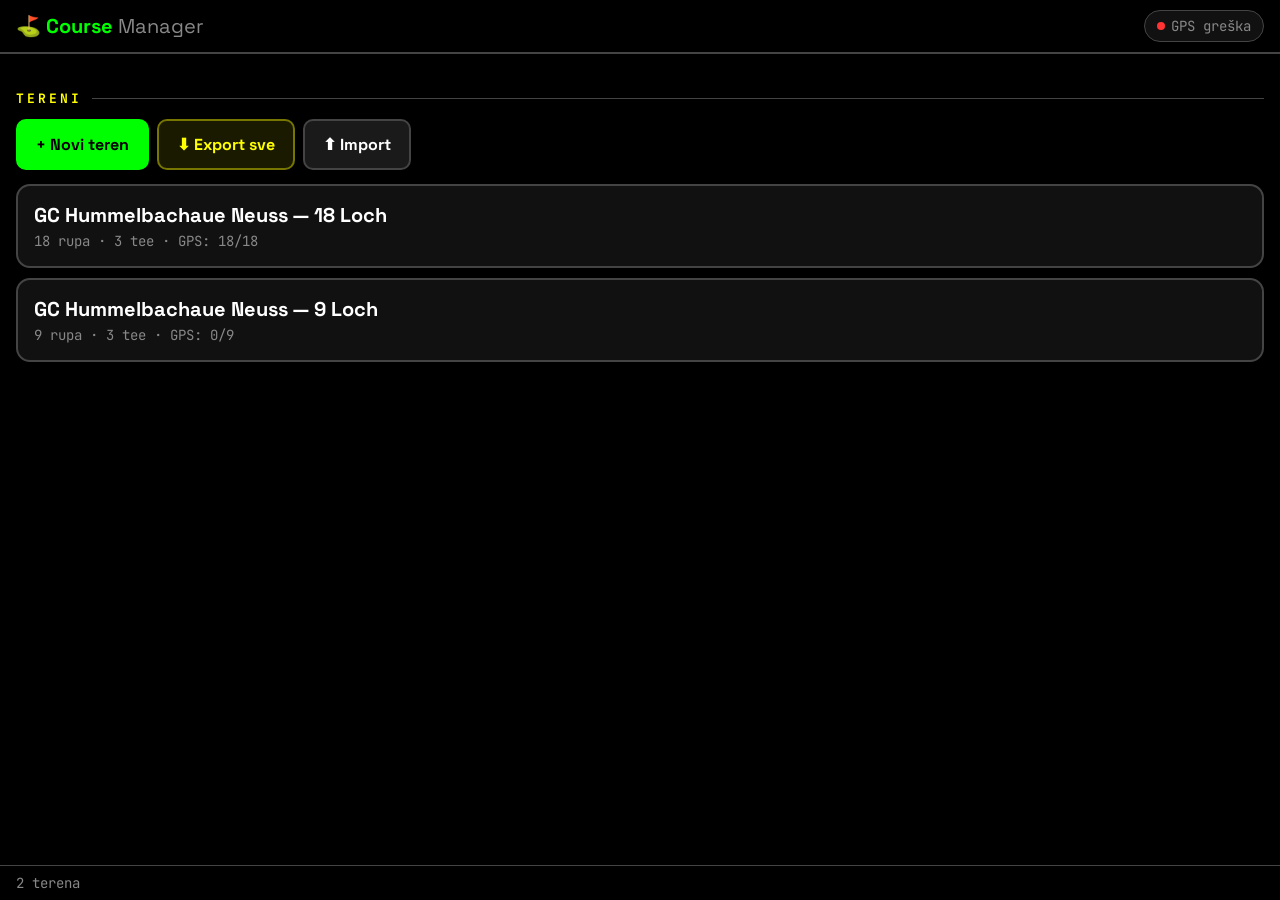
<file: course-manager.html>
<!DOCTYPE html>
<html lang="hr">
<head>
<meta charset="UTF-8">
<meta name="viewport" content="width=device-width, initial-scale=1.0, maximum-scale=1.0, user-scalable=no">
<meta name="theme-color" content="#000000">
<title>Golf Course Manager</title>
<link href="https://fonts.googleapis.com/css2?family=Space+Grotesk:wght@400;600;700;800&family=JetBrains+Mono:wght@400;500;700&display=swap" rel="stylesheet">
<style>
:root {
  --bg:#000; --surface:#111; --surface2:#1a1a1a; --surface3:#222;
  --border:#444; --border2:#666;
  --green:#00ff00; --gold:#ffff00; --red:#ff3333; --blue:#55aaff;
  --text:#fff; --text2:#ccc; --text3:#888;
  --mono:'JetBrains Mono',monospace; --sans:'Space Grotesk',sans-serif;
  --sb: env(safe-area-inset-bottom,0px); --st: env(safe-area-inset-top,0px);
}
*,*::before,*::after{box-sizing:border-box;margin:0;padding:0;-webkit-tap-highlight-color:transparent}
html,body{height:100%;background:var(--bg);color:var(--text);font-family:var(--sans);font-size:18px;overflow:hidden;-webkit-font-smoothing:antialiased}
.app{height:100dvh;display:flex;flex-direction:column}

/* HEADER */
.hdr{padding:calc(10px + var(--st)) 16px 10px;background:var(--bg);border-bottom:2px solid var(--border);display:flex;align-items:center;gap:12px;flex-shrink:0}
.hdr-title{font-size:20px;font-weight:800;color:var(--green);flex:1}
.hdr-title span{color:var(--text3);font-weight:400}
.gps-pill{font-size:14px;color:var(--text3);font-family:var(--mono);background:var(--surface);padding:6px 12px;border-radius:20px;border:1px solid var(--border);display:flex;align-items:center;gap:6px}
.gps-dot{width:8px;height:8px;border-radius:50%;background:var(--text3);flex-shrink:0}
.gps-dot.on{background:var(--green);animation:pulse 1.5s infinite}
.gps-dot.err{background:var(--red)}
@keyframes pulse{0%,100%{box-shadow:0 0 0 0 rgba(0,255,0,.4)}50%{box-shadow:0 0 0 4px rgba(0,255,0,0)}}

/* SCROLL */
.scroll{flex:1;overflow-y:auto;-webkit-overflow-scrolling:touch;scrollbar-width:none;padding:16px 16px calc(16px + var(--sb))}
.scroll::-webkit-scrollbar{display:none}

/* SECTIONS */
.sec{font-size:13px;letter-spacing:3px;text-transform:uppercase;color:var(--gold);font-family:var(--mono);font-weight:700;margin:20px 0 12px;display:flex;align-items:center;gap:10px}
.sec::after{content:'';flex:1;height:1px;background:var(--border)}

/* INPUTS */
.inp{width:100%;background:var(--surface2);border:2px solid var(--border);border-radius:10px;padding:13px 16px;color:var(--text);font-family:var(--sans);font-size:18px;outline:none;transition:border-color .15s}
.inp:focus{border-color:var(--green)}
.lbl{font-size:13px;letter-spacing:2px;text-transform:uppercase;color:var(--text3);font-family:var(--mono);margin-bottom:6px;display:block}
.field{margin-bottom:14px}

/* BUTTONS */
.btn{padding:13px 18px;border-radius:10px;border:2px solid var(--border);font-family:var(--sans);font-size:16px;font-weight:700;cursor:pointer;display:inline-flex;align-items:center;gap:6px;white-space:nowrap;transition:all .15s}
.btn:active{transform:scale(.96)}
.btn-green{background:var(--green);color:#000;border-color:var(--green)}
.btn-ghost{background:var(--surface2);color:var(--text);border-color:var(--border)}
.btn-red{background:rgba(255,51,51,.12);color:var(--red);border-color:rgba(255,51,51,.4)}
.btn-gold{background:rgba(255,255,0,.1);color:var(--gold);border-color:rgba(255,255,0,.4)}
.btn-blue{background:rgba(85,170,255,.1);color:var(--blue);border-color:rgba(85,170,255,.4)}
.btn-full{width:100%;justify-content:center}

/* COURSE LIST */
.course-card{background:var(--surface);border:2px solid var(--border);border-radius:14px;padding:16px;margin-bottom:10px;cursor:pointer}
.course-card:active{border-color:var(--green)}
.course-card.sel{border-color:var(--green);background:#001400}
.cc-name{font-size:20px;font-weight:700;color:var(--text)}
.course-card.sel .cc-name{color:var(--green)}
.cc-meta{font-size:14px;color:var(--text3);font-family:var(--mono);margin-top:4px}

/* HOLE CARD */
.hole-card{background:var(--surface);border:2px solid var(--border);border-radius:14px;padding:16px;margin-bottom:12px}
.hole-card.gps-ok{border-color:rgba(0,255,0,.4)}
.hole-hdr{display:flex;align-items:center;justify-content:space-between;margin-bottom:12px}
.hole-num{font-size:20px;font-weight:800;color:var(--green);font-family:var(--mono)}
.hole-status{font-size:13px;font-family:var(--mono)}

/* GPS ROWS */
.gps-row{display:flex;align-items:center;gap:8px;background:var(--bg);border:1px solid var(--border);border-radius:8px;padding:8px 12px;margin-bottom:6px}
.gps-lbl{font-size:15px;font-family:var(--mono);color:var(--text3);width:20px;flex-shrink:0;font-weight:700}
.gps-val{font-size:14px;font-family:var(--mono);flex:1;overflow:hidden;text-overflow:ellipsis;white-space:nowrap}
.gps-val.ok{color:var(--green)}
.gps-val.empty{color:var(--text3);font-style:italic}
.gps-del{background:none;border:none;color:var(--text3);cursor:pointer;font-size:18px;padding:0 4px;flex-shrink:0}
.gps-del:active{color:var(--red)}

/* HAZARD SECTION */
.hazard-grid{display:grid;grid-template-columns:1fr 1fr;gap:8px;margin-bottom:8px}
.hz-btn{background:var(--surface2);border:2px solid var(--border);border-radius:10px;padding:10px;text-align:center;cursor:pointer;font-size:14px;font-family:var(--mono);color:var(--text3)}
.hz-btn.has{border-color:var(--blue);color:var(--blue)}
.hz-btn.water.has{border-color:var(--blue);color:var(--blue)}
.hz-btn.bunker.has{border-color:var(--gold);color:var(--gold)}

/* CAPTURE PANEL */
.cap-panel{position:fixed;bottom:0;left:0;right:0;background:var(--surface);border-top:2px solid var(--border2);padding:16px 16px calc(16px + var(--sb));z-index:200;display:none}
.cap-panel.open{display:block}
.cap-title{font-size:14px;letter-spacing:2px;text-transform:uppercase;color:var(--text3);font-family:var(--mono);margin-bottom:12px;font-weight:700}
.cap-steps{display:flex;gap:8px;margin-bottom:14px}
.cap-step{flex:1;background:var(--surface2);border:2px solid var(--border);border-radius:10px;padding:10px;text-align:center;cursor:pointer}
.cap-step.active{border-color:var(--gold);background:rgba(255,255,0,.06)}
.cap-step.done{border-color:var(--green);background:rgba(0,255,0,.05)}
.cap-step-lbl{font-size:15px;font-weight:700;color:var(--text2)}
.cap-step.active .cap-step-lbl{color:var(--gold)}
.cap-step.done .cap-step-lbl{color:var(--green)}
.cap-step-sub{font-size:12px;color:var(--text3);font-family:var(--mono);margin-top:3px}
.cap-coords{font-size:13px;font-family:var(--mono);color:var(--text3);text-align:center;margin-bottom:12px}
.cap-coords.ok{color:var(--green)}
.cap-actions{display:flex;gap:8px}
.btn-capture{flex:1;height:58px;border:none;border-radius:12px;background:var(--green);color:#000;font-family:var(--sans);font-size:18px;font-weight:700;cursor:pointer}
.btn-capture:disabled{background:var(--surface3);color:var(--text3);cursor:not-allowed}

/* MODAL */
.modal-ov{position:fixed;inset:0;background:rgba(0,0,0,.88);z-index:500;display:flex;align-items:flex-end;opacity:0;pointer-events:none;transition:opacity .2s;backdrop-filter:blur(4px)}
.modal-ov.open{opacity:1;pointer-events:all}
.modal{background:var(--surface);border:2px solid var(--border2);border-radius:20px 20px 0 0;padding:22px 18px calc(20px + var(--sb));width:100%;transform:translateY(100%);transition:transform .3s cubic-bezier(.34,1.1,.64,1)}
.modal-ov.open .modal{transform:translateY(0)}
.modal-handle{width:40px;height:4px;background:var(--border2);border-radius:2px;margin:0 auto 18px}
.modal h3{font-size:22px;font-weight:700;margin-bottom:6px}
.modal p{font-size:14px;color:var(--text3);font-family:var(--mono);margin-bottom:16px}
.modal-acts{display:flex;gap:8px;margin-top:16px}

/* CONFLICT MODAL */
.conflict-box{background:var(--surface2);border:2px solid var(--border);border-radius:12px;padding:14px;margin-bottom:10px}
.conflict-date{font-size:16px;color:var(--text2)}
.conflict-hint{font-size:13px;color:var(--gold);font-family:var(--mono);margin-top:4px}

/* STATUS */
.status-bar{padding:8px 16px;border-top:1px solid var(--border);background:var(--bg);font-size:14px;font-family:var(--mono);color:var(--text3);flex-shrink:0;white-space:nowrap;overflow:hidden;text-overflow:ellipsis}

/* TOAST */
.toast{position:fixed;bottom:calc(80px + var(--sb));left:50%;transform:translateX(-50%) translateY(20px);background:var(--surface2);border:2px solid var(--border2);border-radius:12px;padding:11px 20px;font-size:15px;font-family:var(--mono);color:var(--text);z-index:1000;opacity:0;transition:all .3s;white-space:nowrap;pointer-events:none}
.toast.show{opacity:1;transform:translateX(-50%) translateY(0)}
.toast.green{color:var(--green);border-color:rgba(0,255,0,.4)}
.toast.red{color:var(--red);border-color:rgba(255,51,51,.4)}
.toast.gold{color:var(--gold);border-color:rgba(255,255,0,.4)}

/* PAR INPUT */
.par-inp{width:52px;background:var(--surface3);border:2px solid var(--border);border-radius:8px;padding:6px;color:var(--gold);font-family:var(--mono);font-size:18px;text-align:center;outline:none}
.par-inp:focus{border-color:var(--gold)}
input[type=number]::-webkit-outer-spin-button,input[type=number]::-webkit-inner-spin-button{-webkit-appearance:none}
input[type=number]{-moz-appearance:textfield}
select.inp{cursor:pointer}

/* TEE TABS */
.tee-tabs{display:flex;gap:8px;flex-wrap:wrap;margin-bottom:14px}
.tee-tab{padding:10px 16px;border-radius:10px;border:2px solid var(--border);background:var(--surface2);color:var(--text2);font-size:15px;font-weight:700;cursor:pointer}
.tee-tab.active{border-color:var(--green);color:var(--green);background:rgba(0,255,0,.06)}
</style>
</head>
<body>
<div class="app">

  <!-- HEADER -->
  <div class="hdr">
    <div class="hdr-title">⛳ Course <span>Manager</span></div>
    <div class="gps-pill">
      <div class="gps-dot" id="gps-dot"></div>
      <span id="gps-txt">GPS</span>
    </div>
  </div>

  <!-- MAIN SCROLL -->
  <div class="scroll" id="mainScroll">

    <!-- === ODABIR TERENA === -->
    <div id="section-list">
      <div class="sec">Tereni</div>
      <div style="display:flex;gap:8px;margin-bottom:14px;flex-wrap:wrap;">
        <button class="btn btn-green" onclick="openNewModal()">+ Novi teren</button>
        <button class="btn btn-gold" onclick="exportAllData()">⬇ Export sve</button>
        <button class="btn btn-ghost" onclick="importData()">⬆ Import</button>
        <input type="file" id="importFile" accept=".json" style="display:none" onchange="doImport(this)">
      </div>
      <div id="courseList"></div>
    </div>

    <!-- === EDITOR TERENA === -->
    <div id="section-editor" style="display:none;">
      <div style="display:flex;align-items:center;gap:10px;margin-bottom:16px;">
        <button class="btn btn-ghost" onclick="closeEditor()">◀ Nazad</button>
        <div style="flex:1;font-size:20px;font-weight:800;color:var(--green)" id="editor-title">Teren</div>
        <button class="btn btn-red" onclick="deleteCourse()">🗑</button>
      </div>

      <!-- Osnove -->
      <div class="sec">Osnove</div>
      <div class="field">
        <label class="lbl">Naziv terena</label>
        <input class="inp" id="e-name" type="text" oninput="updateCourseName(this.value)">
      </div>
      <div style="display:grid;grid-template-columns:1fr 1fr;gap:10px;margin-bottom:14px;">
        <div>
          <label class="lbl">Broj rupa</label>
          <select class="inp" id="e-holes" onchange="updateHoles(this.value)">
            <option value="9">9 rupa</option>
            <option value="18" selected>18 rupa</option>
          </select>
        </div>
        <div>
          <label class="lbl">Grad</label>
          <input class="inp" id="e-city" type="text" oninput="updateCity(this.value)">
        </div>
      </div>

      <!-- GPS greena — ODMAH, bez tee odabira -->
      <div class="sec">📍 GPS koordinate greena</div>
      <div style="background:var(--surface2);border-radius:10px;padding:12px;font-size:14px;color:var(--text3);font-family:var(--mono);margin-bottom:10px;line-height:1.7;">
        Green je uvijek na istom mjestu — vrijedi za sve tee opcije.<br>
        Unesi koordinate iz Google Maps ili snimi GPS na terenu.
      </div>
      <button class="btn btn-gold btn-full" style="margin-bottom:14px;" onclick="startGpsAll()">📍 Snimi GPS za sve rupe (na terenu)</button>
      <div id="holes-grid"></div>

      <!-- Spremi -->
      <div class="sec">Pohrana</div>
      <div style="display:flex;gap:8px;flex-wrap:wrap;margin-bottom:20px;">
        <button class="btn btn-green" onclick="saveToLocal()">💾 Browser</button>
        <button class="btn btn-ghost" onclick="saveToAvalon()">☁️ Avalon</button>
        <button class="btn btn-gold" onclick="exportJson()">⬇ Export JSON</button>
      </div>

      <!-- Tee postavke — na dnu -->
      <div class="sec">Tee opcije (par, SI, CR, Slope)</div>
      <div class="tee-tabs" id="tee-tabs"></div>
      <div id="tee-editor"></div>
      <button class="btn btn-ghost btn-full" style="margin-bottom:20px;" onclick="addTee()">+ Dodaj tee</button>
    </div>

  </div><!-- end scroll -->

  <div class="status-bar" id="statusBar">Spreman</div>
</div><!-- end app -->

<!-- GPS CAPTURE PANEL -->
<div class="cap-panel" id="capPanel">
  <div class="cap-title">📍 GPS — <span id="cap-hole-title">Rupa 1</span> · <span id="cap-point-type">Green</span></div>
  <div class="cap-steps" id="cap-steps"></div>
  <div class="cap-coords" id="cap-coords">Čekam GPS...</div>
  <div class="cap-actions">
    <button class="btn btn-ghost" onclick="closeCapture()">Zatvori</button>
    <button class="btn-capture" id="cap-btn" onclick="capturePoint()" disabled>📍 Snimi</button>
  </div>
</div>

<!-- Modal: Novi teren -->
<div class="modal-ov" id="modal-new">
  <div class="modal">
    <div class="modal-handle"></div>
    <h3>Novi teren</h3>
    <div class="field"><label class="lbl">Naziv</label><input class="inp" id="new-name" placeholder="npr. GC Hummelbachaue"></div>
    <div style="display:grid;grid-template-columns:1fr 1fr;gap:10px;">
      <div><label class="lbl">Rupe</label><select class="inp" id="new-holes"><option value="9">9</option><option value="18" selected>18</option></select></div>
      <div><label class="lbl">Default par</label><input class="inp" id="new-par" type="number" value="4" min="3" max="5"></div>
    </div>
    <div class="modal-acts">
      <button class="btn btn-ghost" style="flex:1" onclick="closeModal('modal-new')">Odustani</button>
      <button class="btn btn-green" style="flex:1" onclick="createCourse()">Kreiraj</button>
    </div>
  </div>
</div>

<!-- Modal: Brisanje -->
<div class="modal-ov" id="modal-delete">
  <div class="modal">
    <div class="modal-handle"></div>
    <h3>Obriši teren?</h3>
    <p id="del-msg"></p>
    <div class="modal-acts">
      <button class="btn btn-ghost" style="flex:1" onclick="closeModal('modal-delete')">Odustani</button>
      <button class="btn btn-red" style="flex:1" onclick="confirmDelete()">Obriši</button>
    </div>
  </div>
</div>

<!-- Modal: Konflikt -->
<div class="modal-ov" id="modal-conflict">
  <div class="modal">
    <div class="modal-handle"></div>
    <h3>⚠️ Konflikt podataka</h3>
    <p>Isti teren nađen na više mjesta</p>
    <div style="font-size:20px;font-weight:700;margin-bottom:14px;" id="conf-name"></div>
    <div class="conflict-box">
      <div class="conflict-date" id="conf-local-date"></div>
      <div class="conflict-hint" id="conf-local-hint"></div>
    </div>
    <div class="conflict-box">
      <div class="conflict-date" id="conf-remote-date"></div>
      <div class="conflict-hint" id="conf-remote-hint"></div>
    </div>
    <p style="margin-top:10px;">Koji zapis zadržati?</p>
    <div class="modal-acts">
      <button class="btn btn-green" style="flex:1" onclick="resolveConflict(true)">💾 Browser</button>
      <button class="btn btn-blue" style="flex:1" onclick="resolveConflict(false)">☁️ Avalon</button>
    </div>
  </div>
</div>

<div class="toast" id="toast"></div>

<script>
// const BACKEND_URL = 'https://tvojdomen.com/golf/api.php';
const BACKEND_URL = null;

const state = {
  courses: [],
  activeIdx: null,
  activeTeeIdx: 0,
  captureHoleIdx: 0,
  captureStep: 0,
  captureType: 'green',  // 'green', 'water', 'bunker'
  captureSubIdx: 0,      // 0,1,2 za water/bunker
  capturing: false,
  gpsPos: null,
  gpsWatchId: null,
  gpsPollId: null,
  conflictCallback: null,
};

// ── UTILS ─────────────────────────────────────────────────────────
const esc = s => (s||'').replace(/&/g,'&amp;').replace(/</g,'&lt;').replace(/>/g,'&gt;').replace(/"/g,'&quot;');
function setStatus(msg) { document.getElementById('statusBar').textContent = msg; }
let toastTimer;
function toast(msg, type='') {
  const t = document.getElementById('toast');
  t.textContent = msg; t.className = 'toast show' + (type?' '+type:'');
  clearTimeout(toastTimer);
  toastTimer = setTimeout(() => t.className='toast', 2500);
}
function openModal(id) { document.getElementById(id).classList.add('open'); }
function closeModal(id) { document.getElementById(id).classList.remove('open'); }
document.querySelectorAll('.modal-ov').forEach(el =>
  el.addEventListener('click', e => { if(e.target===el) el.classList.remove('open'); })
);
function fmtCoord(pt) { return pt?.lat ? `${pt.lat.toFixed(7)}, ${pt.lon.toFixed(7)}` : ''; }

// ── LOAD ──────────────────────────────────────────────────────────
async function loadCourses() {
  setStatus('Učitavam...');
  let local=[], avalon=[], file=[];
  try { const r=localStorage.getItem('golf_courses'); if(r) local=JSON.parse(r)||[]; } catch(e){}
  if (BACKEND_URL) {
    try {
      const r=await fetch(`${BACKEND_URL}?action=load_courses&t=${Date.now()}`);
      if(r.ok) { const d=await r.json(); if(Array.isArray(d)) avalon=d; }
    } catch(e){}
  }
  try {
    const r=await fetch('courses.json?t='+Date.now(),{cache:'no-store'});
    if(r.ok) { const d=await r.json(); if(Array.isArray(d)) file=d; }
  } catch(e){}

  // Spoji: local ima prednost, file kao baza
  let merged=[...file];
  avalon.forEach(ac => {
    const i=merged.findIndex(m=>m.id===ac.id||m.club_name===ac.club_name);
    if(i===-1) merged.push(ac);
    else merged[i]={...merged[i],...ac,green_coords:ac.green_coords||merged[i].green_coords};
  });
  if(local.length>0) {
    merged = await mergeCourses(local, merged.filter(m=>!local.find(l=>l.id===m.id||l.club_name===m.club_name)));
  }
  state.courses = merged;
  if(merged.length>0) localStorage.setItem('golf_courses', JSON.stringify(merged));
  setStatus(`${merged.length} terena`);
  renderList();
}

// ── CONFLICT ─────────────────────────────────────────────────────
function showConflictDialog(local, remote, cb) {
  const ld = local.updated  ? new Date(local.updated).toLocaleString('hr')  : 'nepoznato';
  const rd = remote.updated ? new Date(remote.updated).toLocaleString('hr') : 'nepoznato';
  const localNewer = local.updated && remote.updated ? new Date(local.updated)>=new Date(remote.updated) : true;
  document.getElementById('conf-name').textContent = local.club_name||remote.club_name;
  document.getElementById('conf-local-date').textContent  = `💾 Browser: ${ld}`;
  document.getElementById('conf-remote-date').textContent = `☁️ Avalon: ${rd}`;
  document.getElementById('conf-local-hint').textContent  = localNewer  ? '← NOVIJI' : '';
  document.getElementById('conf-remote-hint').textContent = !localNewer ? '← NOVIJI' : '';
  state.conflictCallback = cb;
  openModal('modal-conflict');
}
function resolveConflict(keepLocal) {
  closeModal('modal-conflict');
  if(state.conflictCallback) state.conflictCallback(keepLocal);
  state.conflictCallback = null;
}
async function mergeCourses(localArr, remoteArr) {
  const result = [...localArr];
  for(const remote of remoteArr) {
    const li = result.findIndex(l=>l.id===remote.id||l.club_name===remote.club_name);
    if(li===-1) { result.push(remote); continue; }
    const lup = result[li].updated ? new Date(result[li].updated) : null;
    const rup = remote.updated     ? new Date(remote.updated)     : null;
    if(!lup||!rup||lup.getTime()!==rup.getTime()) {
      await new Promise(res => showConflictDialog(result[li], remote, keep => {
        if(!keep) result[li] = remote;
        res();
      }));
    }
  }
  return result;
}

// ── RENDER LIST ───────────────────────────────────────────────────
function renderList() {
  const el = document.getElementById('courseList');
  if(state.courses.length===0) {
    el.innerHTML = '<div style="text-align:center;color:var(--text3);padding:24px;font-size:16px;font-family:var(--mono);">Nema terena. Klikni + Novi teren.</div>';
    return;
  }
  el.innerHTML = state.courses.map((c,i)=>{
    const gpsCount = (c.green_coords||[]).filter(h=>h.front?.lat&&h.mid?.lat&&h.back?.lat).length;
    const sel = i===state.activeIdx;
    return `<div class="course-card${sel?' sel':''}" onclick="selectCourse(${i})">
      <div class="cc-name">${esc(c.club_name)}</div>
      <div class="cc-meta">${c.holes||18} rupa · ${c.tees?.length||0} tee · GPS: ${gpsCount}/${c.holes||18}</div>
    </div>`;
  }).join('');
}

// ── SELECT / EDITOR ───────────────────────────────────────────────
function selectCourse(idx) {
  state.activeIdx = idx;
  state.activeTeeIdx = 0;
  document.getElementById('section-list').style.display = 'none';
  document.getElementById('section-editor').style.display = 'block';
  renderEditor();
  document.getElementById('mainScroll').scrollTop = 0;
}

function closeEditor() {
  document.getElementById('section-list').style.display = 'block';
  document.getElementById('section-editor').style.display = 'none';
  renderList();
}

function renderEditor() {
  const c = state.courses[state.activeIdx];
  if(!c) return;
  document.getElementById('editor-title').textContent = c.club_name;
  document.getElementById('e-name').value  = c.club_name||'';
  document.getElementById('e-holes').value = c.holes||18;
  document.getElementById('e-city').value  = c.location?.city||'';
  renderTeeTabs();
  renderTeeEditor();
  renderHolesGrid();
}

function updateCourseName(v) {
  if(state.activeIdx===null) return;
  state.courses[state.activeIdx].club_name = v;
  document.getElementById('editor-title').textContent = v;
  autoSave();
}
function updateHoles(v) {
  if(state.activeIdx===null) return;
  state.courses[state.activeIdx].holes = parseInt(v);
  ensureGreenCoords();
  renderHolesGrid();
  autoSave();
}
function updateCity(v) {
  if(state.activeIdx===null) return;
  if(!state.courses[state.activeIdx].location) state.courses[state.activeIdx].location={};
  state.courses[state.activeIdx].location.city = v;
  autoSave();
}

// ── TEE EDITOR ────────────────────────────────────────────────────
function renderTeeTabs() {
  const c = state.courses[state.activeIdx];
  const tees = c.tees||[];
  document.getElementById('tee-tabs').innerHTML = tees.map((t,i)=>
    `<button class="tee-tab${i===state.activeTeeIdx?' active':''}" onclick="state.activeTeeIdx=${i};renderTeeTabs();renderTeeEditor();">${esc(t.tee_name||'Tee '+(i+1))}</button>`
  ).join('');
}

function renderTeeEditor() {
  const c = state.courses[state.activeIdx];
  const tee = (c.tees||[])[state.activeTeeIdx];
  if(!tee) { document.getElementById('tee-editor').innerHTML='<div style="color:var(--text3);font-size:14px;">Dodaj tee klikom gore.</div>'; return; }
  const numH = c.holes||18;
  let html = `<div style="display:grid;grid-template-columns:1fr 1fr 1fr;gap:8px;margin-bottom:12px;">
    <div><label class="lbl">Naziv tee</label><input class="inp" value="${esc(tee.tee_name||'')}" style="font-size:16px;" oninput="updateTee('tee_name',this.value)"></div>
    <div><label class="lbl">CR</label><input class="inp" type="number" step="0.1" value="${tee.course_rating||72}" style="font-size:16px;" oninput="updateTee('course_rating',parseFloat(this.value))"></div>
    <div><label class="lbl">Slope</label><input class="inp" type="number" value="${tee.slope_rating||113}" style="font-size:16px;" oninput="updateTee('slope_rating',parseInt(this.value))"></div>
  </div>`;
  html += `<div style="overflow-x:auto;"><table style="width:100%;border-collapse:collapse;font-family:var(--mono);font-size:15px;">
    <tr style="border-bottom:2px solid var(--border);">
      <th style="padding:8px;color:var(--gold);text-align:left;width:40px;">#</th>
      <th style="padding:8px;color:var(--gold);">PAR</th>
      <th style="padding:8px;color:var(--gold);">SI</th>
      <th style="padding:8px;color:var(--gold);">m</th>
    </tr>`;
  for(let i=0;i<numH;i++){
    const h=(tee.holes||[])[i]||{hole_number:i+1,par:4,si:i+1,length_m:0};
    html+=`<tr style="border-bottom:1px solid var(--border);">
      <td style="padding:8px;color:var(--green);font-weight:700;">${i+1}</td>
      <td style="padding:6px;"><input class="par-inp" type="number" min="3" max="6" value="${h.par||4}" onchange="setHolePar(${i},this.value)"></td>
      <td style="padding:6px;"><input class="par-inp" type="number" min="1" max="${numH}" value="${h.si||i+1}" onchange="setHoleSI(${i},this.value)"></td>
      <td style="padding:6px;"><input class="par-inp" style="width:64px;" type="number" min="0" value="${h.length_m||0}" onchange="setHoleLen(${i},this.value)"></td>
    </tr>`;
  }
  html+='</table></div>';
  html+=`<button class="btn btn-red" style="margin-top:10px;margin-bottom:4px;" onclick="removeTee(${state.activeTeeIdx})">🗑 Obriši ovaj tee</button>`;
  document.getElementById('tee-editor').innerHTML = html;
}

function updateTee(key, val) {
  const c = state.courses[state.activeIdx];
  if(!c.tees?.[state.activeTeeIdx]) return;
  c.tees[state.activeTeeIdx][key] = val;
  if(key==='tee_name') renderTeeTabs();
  autoSave();
}
function setHolePar(i, v) { ensureTeeHole(i); state.courses[state.activeIdx].tees[state.activeTeeIdx].holes[i].par=parseInt(v)||4; autoSave(); }
function setHoleSI(i, v)  { ensureTeeHole(i); state.courses[state.activeIdx].tees[state.activeTeeIdx].holes[i].si=parseInt(v)||i+1; autoSave(); }
function setHoleLen(i, v) { ensureTeeHole(i); state.courses[state.activeIdx].tees[state.activeTeeIdx].holes[i].length_m=parseInt(v)||0; autoSave(); }

function ensureTeeHole(i) {
  const tee = state.courses[state.activeIdx].tees[state.activeTeeIdx];
  if(!tee.holes) tee.holes=[];
  while(tee.holes.length<=i) { const n=tee.holes.length+1; tee.holes.push({hole_number:n,par:4,si:n,length_m:0}); }
}

function addTee() {
  const c = state.courses[state.activeIdx];
  if(!c.tees) c.tees=[];
  c.tees.push({tee_name:'Tee '+(c.tees.length+1),course_rating:72,slope_rating:113,par:(c.holes||18)*4,holes:[]});
  state.activeTeeIdx = c.tees.length-1;
  renderTeeTabs(); renderTeeEditor();
  autoSave();
}
function removeTee(i) {
  if(!confirm('Obrisati ovaj tee?')) return;
  state.courses[state.activeIdx].tees.splice(i,1);
  state.activeTeeIdx = 0;
  renderTeeTabs(); renderTeeEditor();
  autoSave();
}

// ── HOLES GRID — GPS + HAZARDI ─────────────────────────────────────
function ensureGreenCoords() {
  const c = state.courses[state.activeIdx];
  const n = c.holes||18;
  if(!c.green_coords) c.green_coords=[];
  while(c.green_coords.length<n) {
    const i=c.green_coords.length;
    c.green_coords.push({hole_number:i+1,front:null,mid:null,back:null,water:[],bunkers:[]});
  }
  c.green_coords.forEach(h => {
    if(!h.water)   h.water=[];
    if(!h.bunkers) h.bunkers=[];
  });
}

function renderHolesGrid() {
  const c = state.courses[state.activeIdx];
  ensureGreenCoords();
  const el = document.getElementById('holes-grid');
  el.innerHTML = c.green_coords.map((gc,i)=>{
    const allGreen = gc.front?.lat && gc.mid?.lat && gc.back?.lat;
    const waters  = gc.water  || [];
    const bunkers = gc.bunkers|| [];
    return `<div class="hole-card${allGreen?' gps-ok':''}" id="hcard-${i}">
      <div class="hole-hdr">
        <span class="hole-num">RUPA ${i+1}</span>
        <span class="hole-status" style="color:${allGreen?'var(--green)':'var(--text3)'}">${allGreen?'✓ OK':'—'}</span>
      </div>

      <!-- Green GPS -->
      <div style="font-size:13px;color:var(--gold);font-family:var(--mono);letter-spacing:1px;margin-bottom:6px;">GREEN</div>
      ${gpsRow(gc,'front',i,'green','f')}
      ${gpsRow(gc,'mid',i,'green','m')}
      ${gpsRow(gc,'back',i,'green','b')}
      <button class="btn btn-gold" style="width:100%;margin:8px 0 14px;font-size:14px;" onclick="captureGreen(${i})">📍 ${allGreen?'Ponovi':'Snimi'} green</button>

      <!-- Water hazards -->
      <div style="font-size:13px;color:var(--blue);font-family:var(--mono);letter-spacing:1px;margin-bottom:6px;">WATER HAZARD</div>
      ${[0,1,2].map(wi=>{
        const w = waters[wi];
        return `<div style="display:flex;align-items:center;gap:8px;margin-bottom:6px;">
          <span style="font-size:14px;color:var(--blue);font-family:var(--mono);width:24px;font-weight:700;flex-shrink:0;">W${wi+1}</span>
          ${w?.lat
            ? `<span style="flex:1;font-size:13px;font-family:var(--mono);color:var(--blue);overflow:hidden;text-overflow:ellipsis;">${fmtCoord(w)}</span>
               <button class="gps-del" onclick="clearHazard(${i},'water',${wi})">×</button>`
            : `<input id="inp-w-${i}-${wi}"
                 placeholder="51.162159, 6.715142"
                 style="flex:1;background:var(--surface3);border:1px solid rgba(85,170,255,.4);border-radius:6px;padding:8px;color:#fff;font-family:var(--mono);font-size:14px;outline:none;min-width:0;"
                 onfocus="this.style.borderColor='var(--blue)'"
                 onblur="this.style.borderColor='rgba(85,170,255,.4)'"
                 onkeydown="if(event.key==='Enter')confirmManualCoord(${i},'water',${wi},this.value)">
               <button onclick="confirmManualCoord(${i},'water',${wi},document.getElementById('inp-w-${i}-${wi}').value)"
                 style="background:var(--blue);border:none;border-radius:6px;color:#000;font-size:14px;font-weight:700;padding:8px 12px;cursor:pointer;flex-shrink:0;">✓</button>`
          }
          <button style="background:none;border:1px solid var(--blue);border-radius:6px;color:var(--blue);font-size:12px;padding:6px 8px;cursor:pointer;flex-shrink:0;" onclick="captureHazard(${i},'water',${wi})">📍</button>
        </div>`;
      }).join('')}

      <!-- Bunkers -->
      <div style="font-size:13px;color:var(--gold);font-family:var(--mono);letter-spacing:1px;margin:10px 0 6px;">BUNKERI</div>
      ${[0,1,2].map(bi=>{
        const b = bunkers[bi];
        return `<div style="display:flex;align-items:center;gap:8px;margin-bottom:6px;">
          <span style="font-size:14px;color:var(--gold);font-family:var(--mono);width:24px;font-weight:700;flex-shrink:0;">B${bi+1}</span>
          ${b?.lat
            ? `<span style="flex:1;font-size:13px;font-family:var(--mono);color:var(--gold);overflow:hidden;text-overflow:ellipsis;">${fmtCoord(b)}</span>
               <button class="gps-del" onclick="clearHazard(${i},'bunkers',${bi})">×</button>`
            : `<input id="inp-b-${i}-${bi}"
                 placeholder="51.162159, 6.715142"
                 style="flex:1;background:var(--surface3);border:1px solid rgba(255,255,0,.4);border-radius:6px;padding:8px;color:#fff;font-family:var(--mono);font-size:14px;outline:none;min-width:0;"
                 onfocus="this.style.borderColor='var(--gold)'"
                 onblur="this.style.borderColor='rgba(255,255,0,.4)'"
                 onkeydown="if(event.key==='Enter')confirmManualCoord(${i},'bunkers',${bi},this.value)">
               <button onclick="confirmManualCoord(${i},'bunkers',${bi},document.getElementById('inp-b-${i}-${bi}').value)"
                 style="background:var(--gold);border:none;border-radius:6px;color:#000;font-size:14px;font-weight:700;padding:8px 12px;cursor:pointer;flex-shrink:0;">✓</button>`
          }
          <button style="background:none;border:1px solid var(--gold);border-radius:6px;color:var(--gold);font-size:12px;padding:6px 8px;cursor:pointer;flex-shrink:0;" onclick="captureHazard(${i},'bunkers',${bi})">📍</button>
        </div>`;
      }).join('')}

    </div>`;
  }).join('');
}

function gpsRow(gc, pt, holeIdx) {
  const has = gc[pt]?.lat;
  const lbl = pt === 'front' ? 'F' : pt === 'mid' ? 'M' : 'B';
  const col = pt === 'mid' ? 'var(--gold)' : 'var(--text3)';
  return `<div class="gps-row" style="flex-wrap:wrap;gap:6px;">
    <span class="gps-lbl" style="color:${col};">${lbl}</span>
    ${has
      ? `<span class="gps-val ok" style="flex:1;">${fmtCoord(gc[pt])}</span>
         <button class="gps-del" onclick="clearGps(${holeIdx},'${pt}')">×</button>`
      : `<input id="inp-green-${holeIdx}-${pt}"
           placeholder="51.162159, 6.715142"
           style="flex:1;background:var(--surface3);border:1px solid var(--border);border-radius:6px;padding:8px;color:#fff;font-family:var(--mono);font-size:14px;outline:none;min-width:0;"
           onfocus="this.style.borderColor='var(--gold)'"
           onblur="this.style.borderColor='var(--border)'"
           onkeydown="if(event.key==='Enter')confirmManualCoord(${holeIdx},'green','${pt}',this.value)">
         <button onclick="confirmManualCoord(${holeIdx},'green','${pt}',document.getElementById('inp-green-${holeIdx}-${pt}').value)"
           style="background:var(--green);border:none;border-radius:6px;color:#000;font-size:14px;font-weight:700;padding:8px 12px;cursor:pointer;flex-shrink:0;">✓</button>`
    }
  </div>`;
}

function confirmManualCoord(holeIdx, type, pt, val) {
  if (!val || !val.trim()) { toast('Unesi koordinate', 'red'); return; }
  const parsed = parseGoogleMapsCoord(val);
  if (!parsed) { toast('Format: 51.162159, 6.715142', 'red'); return; }
  ensureGreenCoords();
  const gc = state.courses[state.activeIdx].green_coords[holeIdx];
  if (type === 'green') {
    gc[pt] = parsed;
  } else if (type === 'water') {
    if (!gc.water) gc.water = [];
    gc.water[parseInt(pt)] = parsed;
  } else if (type === 'bunkers') {
    if (!gc.bunkers) gc.bunkers = [];
    gc.bunkers[parseInt(pt)] = parsed;
  }
  autoSave();
  renderHolesGrid();
  toast('Snimljeno ✓', 'green');
}

function parseGoogleMapsCoord(val) {
  if (!val || !val.trim()) return null;
  // Podržava do 8 decimalnih mjesta: "51.1621590, 6.7151420"
  const m = val.trim().match(/^(-?\d+\.?\d*)[,\s]+(-?\d+\.?\d*)$/);
  if (!m) return null;
  const lat = parseFloat(m[1]);
  const lon = parseFloat(m[2]);
  if (isNaN(lat) || isNaN(lon)) return null;
  if (lat < -90 || lat > 90 || lon < -180 || lon > 180) return null;
  // Zadrži punu preciznost — do 8 decimala
  return {
    lat: Math.round(lat * 1e8) / 1e8,
    lon: Math.round(lon * 1e8) / 1e8
  };
}

function clearGps(holeIdx, pt) {
  ensureGreenCoords();
  state.courses[state.activeIdx].green_coords[holeIdx][pt] = null;
  autoSave(); renderHolesGrid();
  toast(`${pt} obrisan`, 'red');
}

function clearHazard(holeIdx, type, idx) {
  ensureGreenCoords();
  const h = state.courses[state.activeIdx].green_coords[holeIdx];
  if(type==='water')   h.water[idx]   = null;
  if(type==='bunkers') h.bunkers[idx] = null;
  autoSave(); renderHolesGrid();
  toast('Hazard obrisan', 'red');
}

// ── GPS CAPTURE ────────────────────────────────────────────────────
function captureGreen(holeIdx) {
  state.captureHoleIdx = holeIdx;
  state.captureType = 'green';
  state.captureStep = 0;
  state.capturing = true;
  ensureGreenCoords();
  openCapturePanel();
  updateCapturePanel();
}

function captureHazard(holeIdx, type, subIdx) {
  state.captureHoleIdx = holeIdx;
  state.captureType = type;
  state.captureSubIdx = subIdx;
  state.capturing = true;
  ensureGreenCoords();
  // Single point capture
  document.getElementById('cap-hole-title').textContent = `Rupa ${holeIdx+1}`;
  document.getElementById('cap-point-type').textContent = type==='water' ? `Water W${subIdx+1}` : `Bunker B${subIdx+1}`;
  document.getElementById('cap-steps').innerHTML = `<div class="cap-step active"><div class="cap-step-lbl">${type==='water'?'💧 WATER':'🏖 BUNKER'} ${subIdx+1}</div><div class="cap-step-sub">Stani na hazard</div></div>`;
  document.getElementById('capPanel').classList.add('open');
  updateCaptureCoords();
}

function startGpsAll() {
  captureGreen(0);
}

function openCapturePanel() {
  document.getElementById('capPanel').classList.add('open');
}

function closeCapture() {
  document.getElementById('capPanel').classList.remove('open');
  state.capturing = false;
  renderHolesGrid();
}

function updateCapturePanel() {
  const pts = ['front','mid','back'];
  const lbl = ['FRONT','MID','BACK'];
  const c = state.courses[state.activeIdx];
  const gc = c.green_coords?.[state.captureHoleIdx];

  document.getElementById('cap-hole-title').textContent = `Rupa ${state.captureHoleIdx+1}`;
  document.getElementById('cap-point-type').textContent = 'Green';

  document.getElementById('cap-steps').innerHTML = pts.map((p,i)=>{
    const has = gc?.[p]?.lat;
    const active = i===state.captureStep;
    const done = has && !active;
    return `<div class="cap-step${active?' active':done?' done':''}" onclick="state.captureStep=${i};updateCapturePanel();">
      <div class="cap-step-lbl">${lbl[i]}</div>
      <div class="cap-step-sub">${active?'← sada':has?'✓':''}</div>
    </div>`;
  }).join('');

  updateCaptureCoords();
}

function updateCaptureCoords() {
  const el = document.getElementById('cap-coords');
  const btn = document.getElementById('cap-btn');
  if(state.gpsPos) {
    el.textContent = `${state.gpsPos.lat.toFixed(6)}, ${state.gpsPos.lon.toFixed(6)}`;
    el.className = 'cap-coords ok';
    btn.disabled = false;
    btn.textContent = '📍 Snimi';
  } else {
    el.textContent = 'Čekam GPS signal...';
    el.className = 'cap-coords';
    btn.disabled = true;
    btn.textContent = '📍 Snimi';
  }
}

function capturePoint() {
  if(!state.gpsPos) return;
  const pos = {lat: state.gpsPos.lat, lon: state.gpsPos.lon};
  ensureGreenCoords();
  const gc = state.courses[state.activeIdx].green_coords[state.captureHoleIdx];

  if(state.captureType === 'green') {
    const pts = ['front','mid','back'];
    gc[pts[state.captureStep]] = pos;
    autoSave();
    toast(`${pts[state.captureStep].toUpperCase()} snimljeno ✓`, 'green');

    if(state.captureStep < 2) {
      state.captureStep++;
      updateCapturePanel();
    } else {
      // Svi 3 snimljeni — idi na sljedeću rupu
      const nextHole = state.captureHoleIdx + 1;
      const totalHoles = state.courses[state.activeIdx].holes || 18;
      if(nextHole < totalHoles) {
        setTimeout(()=>{
          state.captureHoleIdx = nextHole;
          state.captureStep = 0;
          toast(`Rupa ${nextHole+1} — snimi Front`, 'gold');
          updateCapturePanel();
          renderHolesGrid();
          const el = document.getElementById(`hcard-${nextHole}`);
          if(el) el.scrollIntoView({behavior:'smooth',block:'center'});
        }, 600);
      } else {
        closeCapture();
        toast('Sve rupe snimljene! 🎉', 'green');
        renderHolesGrid();
      }
    }
  } else {
    // Hazard (single point)
    const type = state.captureType; // 'water' or 'bunkers'
    if(!gc[type]) gc[type]=[];
    gc[type][state.captureSubIdx] = pos;
    autoSave();
    closeCapture();
    toast('Hazard snimljen ✓', 'green');
    renderHolesGrid();
  }
}

// ── CREATE / DELETE ───────────────────────────────────────────────
function openNewModal() {
  document.getElementById('new-name').value = '';
  openModal('modal-new');
  setTimeout(()=>document.getElementById('new-name').focus(), 200);
}

function createCourse() {
  const name = document.getElementById('new-name').value.trim();
  if(!name) { toast('Unesi naziv!', 'red'); return; }
  const holes = parseInt(document.getElementById('new-holes').value)||18;
  const par   = parseInt(document.getElementById('new-par').value)||4;
  const course = {
    id: 'manual_'+Date.now(),
    club_name: name,
    location: {city:'',country:''},
    holes,
    updated: new Date().toISOString(),
    tees: [{tee_name:'Tee 1',course_rating:72,slope_rating:113,par:holes*par,holes:[]}],
    green_coords: Array.from({length:holes},(_,i)=>({hole_number:i+1,front:null,mid:null,back:null,water:[],bunkers:[]}))
  };
  state.courses.push(course);
  closeModal('modal-new');
  autoSave();
  renderList();
  selectCourse(state.courses.length-1);
  toast(`"${name}" kreiran`, 'green');
}

function deleteCourse() {
  const c = state.courses[state.activeIdx];
  document.getElementById('del-msg').textContent = `Obrisati "${c.club_name}"?`;
  openModal('modal-delete');
}
function confirmDelete() {
  state.courses.splice(state.activeIdx,1);
  state.activeIdx=null;
  closeModal('modal-delete');
  autoSave();
  closeEditor();
  toast('Teren obrisan', 'red');
}

// ── SAVE ──────────────────────────────────────────────────────────
function autoSave() {
  // Timestamp za conflict resolution
  if(state.activeIdx!==null && state.courses[state.activeIdx]) {
    state.courses[state.activeIdx].updated = new Date().toISOString();
  }
  localStorage.setItem('golf_courses', JSON.stringify(state.courses));
  setStatus(`Auto-snimljeno ${new Date().toLocaleTimeString('hr')}`);
}

async function saveToLocal() {
  localStorage.setItem('golf_courses', JSON.stringify(state.courses));
  toast('Snimljeno u browser ✓', 'green');
  setStatus('Snimljeno lokalno');
}

async function saveToAvalon() {
  if(!BACKEND_URL) { toast('Avalon nije konfiguriran', 'red'); return; }
  setStatus('Snimam na Avalon...');
  try {
    const r = await fetch(BACKEND_URL,{method:'POST',headers:{'Content-Type':'application/json'},body:JSON.stringify({action:'save_courses',data:state.courses})});
    if(!r.ok) throw new Error(`HTTP ${r.status}`);
    toast('Snimljeno na Avalon ✓', 'green');
    setStatus('Snimljeno na Avalon');
  } catch(e) { toast(`Greška: ${e.message}`, 'red'); setStatus(`Greška: ${e.message}`); }
}

// ── EXPORT / IMPORT ───────────────────────────────────────────────
async function exportAllData() {
  const json = JSON.stringify(state.courses, null, 2);
  const blob = new Blob([json],{type:'application/json'});
  const a = document.createElement('a');
  a.href = URL.createObjectURL(blob);
  a.download = `courses-${new Date().toISOString().slice(0,10)}.json`;
  a.click();
  toast(`${state.courses.length} terena exportirano ✓`, 'green');
}

function exportJson() { exportAllData(); }

function importData() { document.getElementById('importFile').click(); }

function doImport(input) {
  const file = input.files[0];
  if(!file) return;
  const reader = new FileReader();
  reader.onload = async e => {
    try {
      const data = JSON.parse(e.target.result);
      const imported = Array.isArray(data) ? data : (data.courses||[]);
      if(!imported.length) { toast('Nema podataka', 'red'); return; }
      state.courses = await mergeCourses(state.courses, imported);
      autoSave();
      renderList();
      toast(`${imported.length} terena uvezeno ✓`, 'green');
    } catch(e) { toast('Greška čitanja', 'red'); }
    input.value = '';
  };
  reader.readAsText(file);
}

// ── GPS ───────────────────────────────────────────────────────────
function startGPS() {
  if(!navigator.geolocation) { updateGps('err','GPS N/A'); return; }
  updateGps('','Tražim...');
  state.gpsWatchId = navigator.geolocation.watchPosition(onGps, onGpsErr, {enableHighAccuracy:true,maximumAge:2000,timeout:15000});
  state.gpsPollId  = setInterval(()=>navigator.geolocation.getCurrentPosition(onGps,()=>{},{enableHighAccuracy:true,maximumAge:3000,timeout:5000}), 3000);
}
function onGps(pos) {
  state.gpsPos = {lat:pos.coords.latitude,lon:pos.coords.longitude};
  updateGps('on',`GPS ✓ ±${Math.round(pos.coords.accuracy)}m`);
  if(state.capturing) updateCaptureCoords();
}
function onGpsErr(e) { updateGps('err','GPS greška'); }
function updateGps(cls, txt) {
  document.getElementById('gps-dot').className = 'gps-dot'+(cls?' '+cls:'');
  document.getElementById('gps-txt').textContent = txt;
}

// ── INIT ──────────────────────────────────────────────────────────
document.getElementById('new-name').addEventListener('keydown', e=>{if(e.key==='Enter')createCourse();});

loadCourses();
startGPS();
</script>
</body>
</html>
</file>
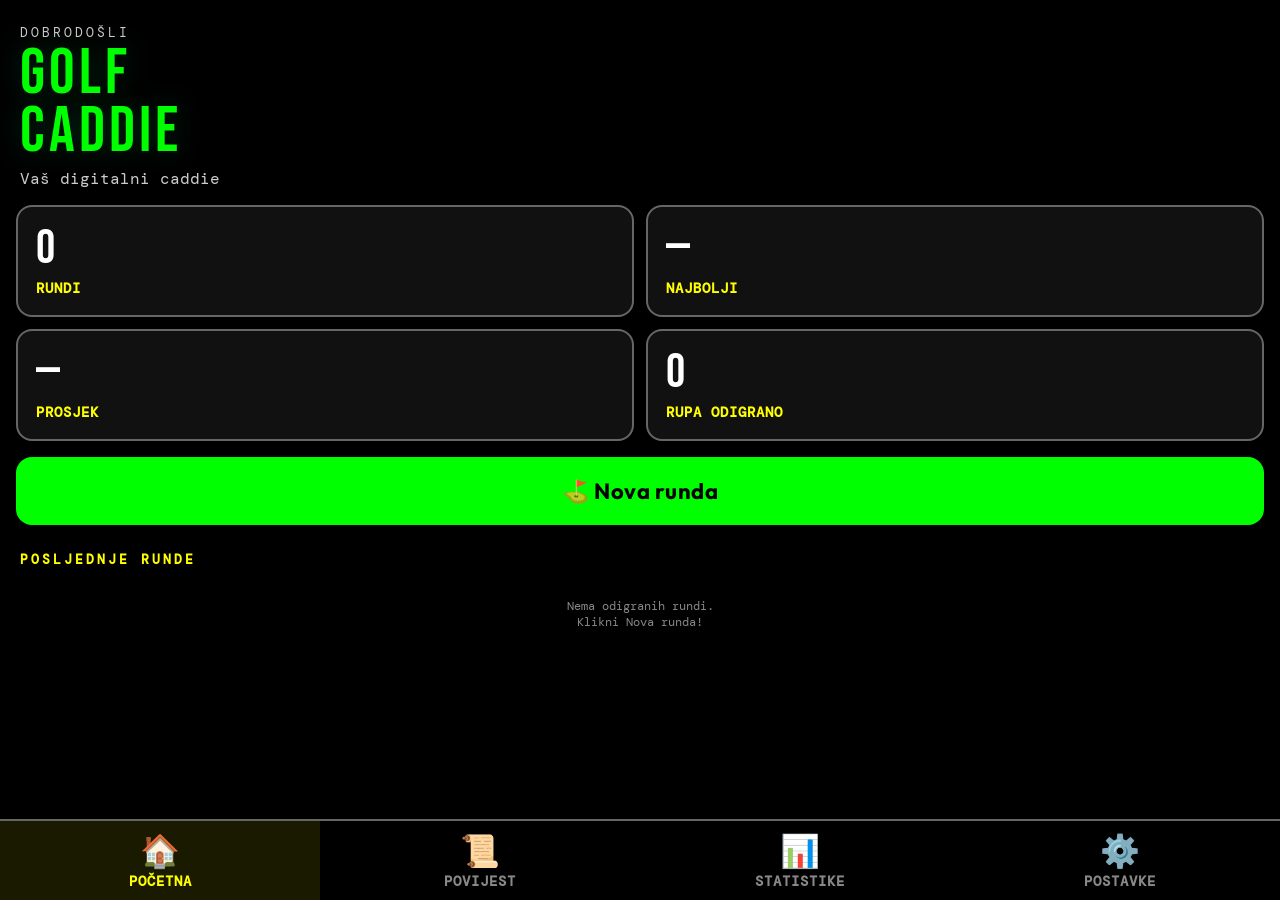
<file: golf-caddie.html>
<!DOCTYPE html>
<html lang="hr">
<head>
<meta charset="UTF-8">
<meta name="viewport" content="width=device-width, initial-scale=1.0, maximum-scale=1.0, user-scalable=no">
<meta name="apple-mobile-web-app-capable" content="yes">
<meta name="apple-mobile-web-app-status-bar-style" content="black-translucent">
<meta name="theme-color" content="#050c18">
<title>Golf Caddie</title>
<link rel="manifest" href="#" />
<link rel="preconnect" href="https://fonts.googleapis.com">
<link href="https://fonts.googleapis.com/css2?family=Bebas+Neue&family=DM+Mono:ital,wght@0,300;0,400;0,500;1,300&family=Outfit:wght@300;400;500;600;700&display=swap" rel="stylesheet">
<style>
:root {
  /* ── ČISTI CRNO-BIJELI KONTRAST — Xiaomi Poco F8 Ultra ── */
  --bg: #000000;
  --bg2: #000000;
  --surface: #111111;
  --surface2: #1a1a1a;
  --surface3: #222222;
  --border: #444444;
  --border2: #666666;
  --green: #00ff00;
  --green-dim: #00cc00;
  --green-glow: rgba(0,255,0,0.1);
  --gold: #ffff00;
  --gold-dim: #cccc00;
  --red: #ff3333;
  --blue: #55aaff;
  --text: #ffffff;
  --text2: #cccccc;
  --text3: #888888;
  --font-display: 'Bebas Neue', sans-serif;
  --font-body: 'Outfit', sans-serif;
  --font-mono: 'DM Mono', monospace;
  --safe-bottom: env(safe-area-inset-bottom, 0px);
  --safe-top: env(safe-area-inset-top, 0px);
}

*, *::before, *::after { box-sizing: border-box; margin: 0; padding: 0; -webkit-tap-highlight-color: transparent; }

html, body {
  height: 100%;
  overflow: hidden;
  background: var(--bg);
  color: var(--text);
  font-family: var(--font-body);
  font-size: 20px;
  -webkit-font-smoothing: antialiased;
}

/* ── APP LAYOUT ── */
.app {
  display: flex;
  height: 100dvh;
  flex-direction: column;
  overflow: hidden;
  position: relative;
}

/* ── LAYOUT ── */
.app {
  height: 100dvh;
  display: flex;
  flex-direction: column;
  overflow: hidden;
  position: relative;
}

/* Ambient background */
.app::before {
  content: '';
  position: fixed;
  top: -30%;
  left: -20%;
  width: 70%;
  height: 70%;
  background: radial-gradient(ellipse, rgba(61,220,132,0.04) 0%, transparent 70%);
  pointer-events: none;
  z-index: 0;
}
.app::after {
  content: '';
  position: fixed;
  bottom: -20%;
  right: -20%;
  width: 60%;
  height: 60%;
  background: radial-gradient(ellipse, rgba(77,166,255,0.03) 0%, transparent 70%);
  pointer-events: none;
  z-index: 0;
}

/* ── SCREENS ── */
.screen {
  display: none;
  flex-direction: column;
  height: 100%;
  overflow: hidden;
  position: relative;
  z-index: 1;
}
.screen.active { display: flex; }

/* ── SCROLLABLE CONTENT ── */
.scroll-content {
  flex: 1;
  overflow-y: auto !important;
  -webkit-overflow-scrolling: touch;
  scrollbar-width: none;
  padding-bottom: calc(80px + var(--safe-bottom));
}
.scroll-content::-webkit-scrollbar { display: none; }

/* ── HEADER ── */
.header {
  padding: calc(12px + var(--safe-top)) 20px 12px;
  display: flex;
  align-items: center;
  justify-content: space-between;
  border-bottom: 1px solid var(--border);
  background: rgba(5,12,24,0.95);
  backdrop-filter: blur(10px);
  flex-shrink: 0;
  z-index: 10;
}
.header-title {
  font-family: var(--font-display);
  font-size: 34px;
  color: var(--green);
  letter-spacing: 2px;
  line-height: 1;
}
.header-sub {
  font-size: 14px;
  color: var(--text2);
  font-family: var(--font-mono);
  letter-spacing: 1px;
}
.btn-back {
  width: 52px; height: 52px;
  border-radius: 12px;
  border: 2px solid var(--border2);
  background: var(--surface2);
  color: var(--text);
  font-size: 24px;
  cursor: pointer;
  display: flex; align-items: center; justify-content: center;
  transition: all 0.15s;
  flex-shrink: 0;
}
.btn-back:active { background: var(--surface3); transform: scale(0.93); }

/* ── BOTTOM NAV ── */
.bottom-nav {
  display: flex;
  border-top: 2px solid var(--border2);
  background: #000000;
  padding-bottom: var(--safe-bottom);
  flex-shrink: 0;
}
.nav-item {
  flex: 1;
  display: flex;
  flex-direction: column;
  align-items: center;
  padding: 14px 4px 10px;
  cursor: pointer;
  transition: all 0.15s;
  border: none;
  background: none;
  color: var(--text3);
  gap: 5px;
}
.nav-item.active { color: var(--gold); background: #1a1a00; }
.nav-item:active { transform: scale(0.93); }
.nav-icon { font-size: 32px; line-height: 1; }
.nav-label { font-size: 14px; font-family: var(--font-mono); letter-spacing: 1px; text-transform: uppercase; font-weight: 600; }

/* ── CARDS ── */
.card {
  background: var(--surface);
  border: 2px solid var(--border2);
  border-radius: 16px;
  padding: 18px;
  margin: 0 16px 14px;
  transition: border-color 0.2s;
}
.card:active { border-color: var(--gold); }
.card.highlight { border-color: var(--green); }
.card.gold { border-color: var(--gold); }

/* ── BUTTONS ── */
.btn {
  display: flex; align-items: center; justify-content: center;
  gap: 8px;
  border: none;
  border-radius: 14px;
  font-family: var(--font-body);
  font-weight: 700;
  cursor: pointer;
  transition: all 0.15s;
  padding: 0 22px;
  letter-spacing: 0.5px;
}
.btn:active { transform: scale(0.96); filter: brightness(0.85); }
.btn-lg { height: 68px; font-size: 22px; border-radius: 16px; }
.btn-md { height: 58px; font-size: 20px; }
.btn-sm { height: 50px; font-size: 17px; border-radius: 12px; }
.btn-primary { background: var(--green); color: #000000; border: 2px solid var(--green); }
.btn-secondary { background: var(--surface2); color: var(--text); border: 2px solid var(--border2); }
.btn-gold { background: var(--gold); color: #000000; border: 2px solid var(--gold); }
.btn-red { background: #330000; color: var(--red); border: 2px solid var(--red); }
.btn-ghost { background: transparent; color: var(--text2); border: 2px solid var(--border2); }
.btn-full { width: 100%; }

/* ── INPUTS ── */
.input-group { margin-bottom: 16px; }
.input-label { font-size: 14px; letter-spacing: 2px; text-transform: uppercase; color: var(--gold); font-family: var(--font-mono); margin-bottom: 8px; display: block; font-weight: 600; }
.input {
  width: 100%;
  background: #1a1a1a;
  border: 2px solid var(--border2);
  border-radius: 12px;
  padding: 18px 18px;
  color: var(--text);
  font-family: var(--font-body);
  font-size: 20px;
  outline: none;
  transition: border-color 0.15s;
  -webkit-appearance: none;
}
.input:focus { border-color: var(--gold); box-shadow: 0 0 0 2px rgba(255,221,0,0.2); }
.input::placeholder { color: var(--text3); }

/* ── SECTION LABEL ── */
.section-label {
  font-size: 13px;
  letter-spacing: 3px;
  text-transform: uppercase;
  color: var(--gold);
  font-family: var(--font-mono);
  font-weight: 700;
  padding: 18px 20px 10px;
}

/* ── DIVIDER ── */
.divider { height: 2px; background: var(--border2); margin: 14px 0; }

/* ── PILL ── */
.pill {
  display: inline-flex; align-items: center;
  padding: 5px 14px;
  border-radius: 20px;
  font-size: 14px;
  font-family: var(--font-mono);
  font-weight: 600;
}
.pill-green { background: #003322; color: var(--green); border: 2px solid var(--green); }
.pill-gold { background: #2a2000; color: var(--gold); border: 2px solid var(--gold); }
.pill-red { background: #330000; color: var(--red); border: 2px solid var(--red); }
.pill-blue { background: #001133; color: var(--blue); border: 2px solid var(--blue); }
.pill-muted { background: var(--surface2); color: var(--text2); border: 2px solid var(--border2); }

/* ── TOAST ── */
.toast {
  position: fixed;
  bottom: calc(80px + var(--safe-bottom));
  left: 50%;
  transform: translateX(-50%) translateY(20px);
  background: var(--surface2);
  border: 1px solid var(--border2);
  border-radius: 12px;
  padding: 10px 20px;
  font-size: 13px;
  font-family: var(--font-mono);
  color: var(--text);
  z-index: 9000;
  opacity: 0;
  transition: all 0.3s cubic-bezier(0.34,1.56,0.64,1);
  white-space: nowrap;
  pointer-events: none;
  max-width: 90vw;
}
.toast.show { opacity: 1; transform: translateX(-50%) translateY(0); }
.toast.green { color: var(--green); border-color: rgba(61,220,132,0.4); }
.toast.red { color: var(--red); border-color: rgba(255,107,107,0.4); }

/* ── MODAL ── */
.modal-overlay {
  position: fixed; inset: 0;
  background: rgba(5,12,24,0.88);
  z-index: 5000;
  display: flex; align-items: flex-end;
  opacity: 0; pointer-events: none;
  transition: opacity 0.2s;
  backdrop-filter: blur(6px);
}
.modal-overlay.open { opacity: 1; pointer-events: all; }
.modal {
  background: var(--surface);
  border: 1px solid var(--border);
  border-radius: 24px 24px 0 0;
  padding: 24px 20px calc(20px + var(--safe-bottom));
  width: 100%;
  transform: translateY(100%);
  transition: transform 0.3s cubic-bezier(0.34,1.1,0.64,1);
}
.modal-overlay.open .modal { transform: translateY(0); }
.modal-handle {
  width: 40px; height: 4px;
  background: var(--border2);
  border-radius: 2px;
  margin: 0 auto 20px;
}
.modal h3 { font-family: var(--font-display); font-size: 26px; color: var(--text); letter-spacing: 1px; margin-bottom: 6px; }
.modal p { font-size: 13px; color: var(--text2); margin-bottom: 20px; font-family: var(--font-mono); }

/* ══════════════════════════════════════════════════════════════
   SCREEN: HOME / DASHBOARD
══════════════════════════════════════════════════════════════ */
#screen-home .hero {
  padding: 24px 20px 0;
  position: relative;
}
.hero-eyebrow {
  font-family: var(--font-mono);
  font-size: 10px;
  letter-spacing: 3px;
  color: var(--text2);
  text-transform: uppercase;
  margin-bottom: 4px;
}
.hero-title {
  font-family: var(--font-display);
  font-size: 52px;
  color: var(--green);
  letter-spacing: 4px;
  line-height: 0.9;
  text-shadow: 0 0 40px rgba(61,220,132,0.2);
}
.hero-subtitle {
  font-size: 13px;
  color: var(--text2);
  margin-top: 6px;
  font-family: var(--font-mono);
}

.stat-grid {
  display: grid;
  grid-template-columns: 1fr 1fr;
  gap: 10px;
  padding: 16px;
}
.stat-card {
  background: var(--surface);
  border: 1px solid var(--border);
  border-radius: 14px;
  padding: 14px;
}
.stat-value {
  font-family: var(--font-display);
  font-size: 32px;
  color: var(--text);
  line-height: 1;
  letter-spacing: 1px;
}
.stat-label {
  font-size: 10px;
  color: var(--text2);
  font-family: var(--font-mono);
  letter-spacing: 1px;
  margin-top: 4px;
}

/* ══════════════════════════════════════════════════════════════
   SCREEN: NOVA RUNDA
══════════════════════════════════════════════════════════════ */
.player-row {
  display: flex;
  align-items: center;
  gap: 12px;
  padding: 16px;
  background: var(--surface2);
  border: 2px solid var(--border2);
  border-radius: 14px;
  margin-bottom: 10px;
}
.player-avatar {
  width: 48px; height: 48px;
  border-radius: 50%;
  display: flex; align-items: center; justify-content: center;
  font-size: 22px;
  font-weight: 600;
  flex-shrink: 0;
}
.player-name-input {
  flex: 1;
  background: transparent;
  border: none;
  color: var(--text);
  font-family: var(--font-body);
  font-size: 18px;
  outline: none;
  padding: 0;
}
.player-name-input::placeholder { color: var(--text3); }
.player-remove {
  background: none; border: 2px solid var(--red);
  color: var(--red); font-size: 22px;
  cursor: pointer; padding: 6px 10px;
  border-radius: 8px;
  transition: all 0.15s;
}
.player-remove:active { background: #330000; }

/* ══════════════════════════════════════════════════════════════
   SCREEN: IGRA
══════════════════════════════════════════════════════════════ */
.hole-header {
  padding: 0;
  flex-shrink: 0;
  border-bottom: none;
}
.hole-meta {
  display: flex;
  align-items: center;
  justify-content: space-between;
  margin-bottom: 10px;
}
.hole-number {
  font-family: var(--font-display);
  font-size: 64px;
  color: var(--green);
  letter-spacing: 2px;
  line-height: 1;
  text-shadow: 0 0 20px rgba(0,255,136,0.3);
}
.hole-par-badge {
  display: flex;
  flex-direction: column;
  align-items: flex-end;
}
.hole-par-label { font-size: 14px; color: var(--text2); font-family: var(--font-mono); letter-spacing: 2px; font-weight: 600; }
.hole-par-val { font-family: var(--font-display); font-size: 52px; color: var(--gold); line-height: 1; text-shadow: 0 0 16px rgba(255,221,0,0.3); }

/* GPS distances */
.dist-panel {
  display: flex;
  flex-direction: column;
  gap: 4px;
  margin-bottom: 8px;
}
.dist-block {
  display: flex;
  align-items: center;
  justify-content: space-between;
  background: var(--surface2);
  border: 2px solid var(--border2);
  border-radius: 14px;
  padding: 10px 20px;
}
.dist-block.mid {
  border-color: var(--gold);
  background: #1a1500;
  border-width: 3px;
}
.dist-block-label {
  font-size: 18px;
  color: var(--text3);
  font-family: var(--font-mono);
  letter-spacing: 3px;
  font-weight: 700;
  width: 70px;
}
.dist-block.mid .dist-block-label { color: var(--gold); }
.dist-block-val {
  font-family: var(--font-mono);
  font-size: 72px;
  font-weight: 800;
  color: #fff;
  line-height: 1;
  letter-spacing: -2px;
  flex: 1;
  text-align: right;
}
.dist-block.mid .dist-block-val { color: var(--gold); font-size: 84px; }
.dist-block-unit {
  font-size: 20px;
  color: var(--text3);
  font-family: var(--font-mono);
  font-weight: 600;
  width: 24px;
  text-align: right;
  margin-left: 6px;
  align-self: flex-end;
  padding-bottom: 10px;
}
.dist-block.mid .dist-block-unit { color: var(--gold); }

/* GPS status bar */
.gps-bar {
  display: flex;
  align-items: center;
  gap: 8px;
  padding: 8px 14px;
  background: var(--surface2);
  border: 1px solid var(--border2);
  border-radius: 10px;
  margin-bottom: 10px;
}
.gps-dot {
  width: 10px; height: 10px;
  border-radius: 50%;
  background: var(--text3);
  flex-shrink: 0;
}
.gps-dot.active { background: var(--green); animation: gpsPulse 1.5s infinite; }
.gps-dot.error { background: var(--red); }
@keyframes gpsPulse { 0%,100% { opacity:1; box-shadow:0 0 0 0 rgba(0,255,136,0.5); } 50% { opacity:0.7; box-shadow:0 0 0 5px rgba(0,255,136,0); } }
.gps-text { font-size: 13px; color: var(--text2); font-family: var(--font-mono); font-weight: 500; }

/* Players scores */
.players-scores {
  padding: 0 16px;
}

.player-score-card {
  background: var(--surface);
  border: 2px solid var(--border2);
  border-radius: 16px;
  padding: 16px;
  margin-bottom: 12px;
}
.player-score-card.active-player { border-color: var(--green); }

.psc-header {
  display: flex;
  align-items: center;
  justify-content: space-between;
  margin-bottom: 14px;
}
.psc-name {
  display: flex;
  align-items: center;
  gap: 10px;
  font-size: 18px;
  font-weight: 700;
}
.psc-diff {
  font-family: var(--font-mono);
  font-size: 16px;
  font-weight: 600;
}

.stroke-control {
  display: flex;
  align-items: center;
  gap: 12px;
}
.stroke-btn {
  width: 68px; height: 68px;
  border-radius: 50%;
  border: 2px solid var(--border2);
  font-size: 36px;
  cursor: pointer;
  display: flex; align-items: center; justify-content: center;
  transition: all 0.1s;
  font-family: var(--font-body);
  font-weight: 300;
  color: var(--text);
  background: var(--surface2);
  flex-shrink: 0;
}
.stroke-btn:active { transform: scale(0.88); }
.stroke-btn.minus:active { background: #330000; border-color: var(--red); }
.stroke-btn.plus:active { background: #003322; border-color: var(--green); }

.stroke-display {
  flex: 1;
  text-align: center;
}
.stroke-num {
  font-family: var(--font-display);
  font-size: 80px;
  color: var(--text);
  line-height: 1;
  letter-spacing: 2px;
}
.stroke-sublabel {
  font-size: 16px;
  font-family: var(--font-mono);
  font-weight: 600;
  color: var(--text2);
  margin-top: 4px;
}

/* Hole nav */
.hole-nav {
  display: flex;
  gap: 8px;
  padding: 12px 16px;
  flex-shrink: 0;
  border-top: 2px solid var(--border2);
}
.hole-progress {
  display: flex;
  gap: 4px;
  align-items: center;
  flex: 1;
  justify-content: center;
  overflow: hidden;
}
.hole-dot {
  width: 8px; height: 8px;
  border-radius: 50%;
  background: var(--border2);
  transition: all 0.2s;
  flex-shrink: 0;
}
.hole-dot.done { background: var(--green-dim); }
.hole-dot.current { background: var(--green); width: 18px; border-radius: 4px; }

/* ══════════════════════════════════════════════════════════════
   SCREEN: SCORECARD
══════════════════════════════════════════════════════════════ */
.scorecard-table {
  margin: 0 16px;
  border-radius: 14px;
  overflow: hidden;
  border: 2px solid var(--border2);
}
.sc-row {
  display: grid;
  padding: 15px 14px;
  border-bottom: 1px solid var(--border2);
  align-items: center;
  font-size: 19px;
  cursor: pointer;
  transition: background 0.1s;
}
.sc-row:last-child { border-bottom: none; }
.sc-row:active { background: var(--surface2); }
.sc-row.header {
  background: var(--surface2);
  font-size: 14px;
  font-family: var(--font-mono);
  letter-spacing: 1px;
  color: var(--gold);
  font-weight: 700;
  cursor: default;
}
.sc-row.current { background: #001a00; }
.sc-row.total-row { background: var(--surface2); font-weight: 700; cursor: default; font-size: 20px; }
.sc-hole { font-family: var(--font-mono); font-weight: 600; }
.sc-par { color: var(--text2); font-family: var(--font-mono); }
.sc-diff { font-family: var(--font-mono); text-align: right; font-weight: 700; }
.diff-under { color: var(--green); }
.diff-over { color: var(--red); }
.diff-even { color: var(--text2); }
.diff-eagle { color: var(--gold); }

/* ══════════════════════════════════════════════════════════════
   SCREEN: STATISTIKE
══════════════════════════════════════════════════════════════ */
.stat-big {
  text-align: center;
  padding: 24px 20px;
}
.stat-big-val {
  font-family: var(--font-display);
  font-size: 88px;
  color: var(--green);
  letter-spacing: 2px;
  line-height: 1;
  text-shadow: 0 0 30px rgba(0,255,136,0.25);
}
.stat-big-label { font-size: 15px; color: var(--text2); font-family: var(--font-mono); letter-spacing: 2px; margin-top: 8px; font-weight: 600; }

.bar-chart {
  padding: 0 16px;
}
.bar-row {
  display: flex;
  align-items: center;
  gap: 12px;
  margin-bottom: 14px;
}
.bar-label { font-size: 14px; color: var(--text2); font-family: var(--font-mono); width: 70px; flex-shrink: 0; font-weight: 600; }
.bar-track {
  flex: 1;
  height: 12px;
  background: var(--surface2);
  border-radius: 6px;
  overflow: hidden;
  border: 1px solid var(--border2);
}
.bar-fill {
  height: 100%;
  border-radius: 6px;
  transition: width 0.6s cubic-bezier(0.34,1.2,0.64,1);
}
.bar-count { font-size: 14px; color: var(--text2); font-family: var(--font-mono); width: 28px; text-align: right; flex-shrink: 0; font-weight: 600; }

/* ══════════════════════════════════════════════════════════════
   SCREEN: POVIJEST
══════════════════════════════════════════════════════════════ */
.round-card {
  margin: 0 16px 12px;
  background: var(--surface);
  border: 2px solid var(--border2);
  border-radius: 16px;
  padding: 18px;
  cursor: pointer;
  transition: border-color 0.15s;
}
.round-card:active { border-color: var(--gold); }
.round-card-header {
  display: flex;
  justify-content: space-between;
  align-items: flex-start;
  margin-bottom: 10px;
}
.round-course { font-size: 20px; font-weight: 700; color: var(--text); }
.round-date { font-size: 14px; color: var(--text3); font-family: var(--font-mono); }
.round-player-chip {
  display: flex;
  align-items: center;
  gap: 6px;
  background: var(--surface2);
  border: 1px solid var(--border2);
  border-radius: 20px;
  padding: 8px 16px;
  font-size: 17px;
}
.round-player-score {
  font-family: var(--font-mono);
  font-size: 17px;
  font-weight: 700;
}

/* Stat grid */
.stat-grid {
  display: grid;
  grid-template-columns: 1fr 1fr;
  gap: 12px;
  padding: 16px;
}
.stat-card {
  background: var(--surface);
  border: 2px solid var(--border2);
  border-radius: 16px;
  padding: 18px;
}
.stat-value {
  font-family: var(--font-display);
  font-size: 48px;
  color: var(--text);
  line-height: 1;
  letter-spacing: 1px;
}
.stat-label {
  font-size: 14px;
  color: var(--gold);
  font-family: var(--font-mono);
  letter-spacing: 1px;
  margin-top: 6px;
  font-weight: 600;
}

/* Hero */
.hero-eyebrow {
  font-family: var(--font-mono);
  font-size: 13px;
  letter-spacing: 3px;
  color: var(--text2);
  text-transform: uppercase;
  margin-bottom: 4px;
}
.hero-title {
  font-family: var(--font-display);
  font-size: 64px;
  color: var(--green);
  letter-spacing: 4px;
  line-height: 0.9;
  text-shadow: 0 0 30px rgba(0,255,136,0.2);
}
.hero-subtitle {
  font-size: 16px;
  color: var(--text2);
  margin-top: 8px;
  font-family: var(--font-mono);
}

/* Animacije */
@keyframes fadeInUp {
  from { opacity:0; transform:translateY(12px); }
  to { opacity:1; transform:translateY(0); }
}
.animate-in { animation: fadeInUp 0.3s ease both; }

/* Number input no spinner */
input[type=number]::-webkit-outer-spin-button,
input[type=number]::-webkit-inner-spin-button { -webkit-appearance: none; margin: 0; }
input[type=number] { -moz-appearance: textfield; }

/* Fix header background */
.header { background: #000000 !important; border-bottom: 2px solid var(--border2) !important; }
.bottom-nav { background: #000000 !important; }
.app::before, .app::after { display: none; }
</style>
</head>
<body>

<div class="app">

  <!-- ════════════════════════════════════════════════
       SCREEN: HOME
  ═══════════════════════════════════════════════════ -->
  <div class="screen active" id="screen-home">
    <div class="scroll-content">
      <div class="hero">
        <div class="hero-eyebrow">Dobrodošli</div>
        <div class="hero-title">GOLF<br>CADDIE</div>
        <div class="hero-subtitle">Vaš digitalni caddie</div>
      </div>

      <div class="stat-grid" id="home-stats">
        <div class="stat-card">
          <div class="stat-value" id="stat-rounds">0</div>
          <div class="stat-label">RUNDI</div>
        </div>
        <div class="stat-card">
          <div class="stat-value" id="stat-best">—</div>
          <div class="stat-label">NAJBOLJI</div>
        </div>
        <div class="stat-card">
          <div class="stat-value" id="stat-avg">—</div>
          <div class="stat-label">PROSJEK</div>
        </div>
        <div class="stat-card">
          <div class="stat-value" id="stat-holes">0</div>
          <div class="stat-label">RUPA ODIGRANO</div>
        </div>
      </div>

      <div style="padding: 0 16px 8px;">
        <button class="btn btn-primary btn-lg btn-full" onclick="showScreen('new-round')">
          ⛳ Nova runda
        </button>
      </div>

      <div class="section-label">POSLJEDNJE RUNDE</div>
      <div id="recent-rounds-home"></div>
    </div>

    <div class="bottom-nav">
      <button class="nav-item active" onclick="showScreen('home')">
        <span class="nav-icon">🏠</span>
        <span class="nav-label">Početna</span>
      </button>
      <button class="nav-item" onclick="showScreen('history')">
        <span class="nav-icon">📜</span>
        <span class="nav-label">Povijest</span>
      </button>
      <button class="nav-item" onclick="showScreen('stats')">
        <span class="nav-icon">📊</span>
        <span class="nav-label">Statistike</span>
      </button>
      <button class="nav-item" onclick="showScreen('settings')">
        <span class="nav-icon">⚙️</span>
        <span class="nav-label">Postavke</span>
      </button>
    </div>
  </div>

  <!-- ════════════════════════════════════════════════
       SCREEN: NOVA RUNDA
  ═══════════════════════════════════════════════════ -->
  <div class="screen" id="screen-new-round">
    <div class="header">
      <button class="btn-back" onclick="showScreen('home')">←</button>
      <div>
        <div class="header-title">NOVA RUNDA</div>
      </div>
      <div style="width:38px"></div>
    </div>

    <div class="scroll-content" style="padding: 16px 16px 100px;">

      <!-- ── TEREN ── -->
      <div class="section-label" style="padding:0 0 8px;">⛳ TEREN</div>
      <div class="input-group">
        <label class="input-label">Odaberi teren</label>
        <select class="input" id="course-select" onchange="onCourseSelect()" style="cursor:pointer;">
          <option value="">— Odaberi teren —</option>
        </select>
      </div>

      <!-- Info o terenu -->
      <div id="course-info-box" style="display:none;background:#111;border:2px solid #333;border-radius:12px;padding:14px;margin-bottom:14px;">
        <div style="font-size:13px;color:#fff;font-weight:700;" id="course-info-name"></div>
        <div style="font-size:12px;color:#aaa;font-family:var(--font-mono);margin-top:4px;" id="course-info-meta"></div>
      </div>

      <!-- Ručni unos -->
      <div id="manual-section">
        <div style="display:flex;align-items:center;gap:8px;margin-bottom:10px;">
          <div style="flex:1;height:1px;background:#333;"></div>
          <span style="font-size:12px;color:#666;font-family:var(--font-mono);">ili ručno</span>
          <div style="flex:1;height:1px;background:#333;"></div>
        </div>
        <div class="input-group">
          <label class="input-label">Naziv terena</label>
          <input class="input" id="course-name" type="text" placeholder="npr. Golf Club Düsseldorf" maxlength="40">
        </div>
        <div style="display:grid;grid-template-columns:1fr 1fr;gap:10px;margin-bottom:14px;">
          <div class="input-group" style="margin:0">
            <label class="input-label">Broj rupa</label>
            <input class="input" id="num-holes" type="number" value="18" min="9" max="18">
          </div>
          <div class="input-group" style="margin:0">
            <label class="input-label">Default par</label>
            <input class="input" id="default-par" type="number" value="4" min="3" max="5">
          </div>
        </div>
      </div>

      <!-- ── HENDIKEP SISTEM ── -->
      <div class="section-label" style="padding:0 0 8px;">⚙️ HENDIKEP</div>
      <div style="display:flex;gap:8px;margin-bottom:12px;">
        <button id="hcp-btn-whs" class="btn btn-primary btn-sm" style="flex:1" onclick="setHcpSystem('WHS')">WHS</button>
        <button id="hcp-btn-vorgabe" class="btn btn-secondary btn-sm" style="flex:1" onclick="setHcpSystem('Vorgabe')">Vorgabe</button>
      </div>
      <div id="whs-fields">
        <div style="display:grid;grid-template-columns:1fr 1fr 1fr;gap:8px;margin-bottom:14px;">
          <div class="input-group" style="margin:0">
            <label class="input-label">CR</label>
            <input class="input" id="course-rating" type="number" value="72.0" step="0.1" min="60" max="82">
          </div>
          <div class="input-group" style="margin:0">
            <label class="input-label">Slope</label>
            <input class="input" id="slope-rating" type="number" value="113" min="55" max="155">
          </div>
          <div class="input-group" style="margin:0">
            <label class="input-label">Par</label>
            <input class="input" id="course-par-total" type="number" value="72" min="60" max="80">
          </div>
        </div>
      </div>

      <!-- ── IGRAČI — tee odabir je OVDJE, po igraču ── -->
      <div class="section-label" style="padding: 0 0 8px;">IGRAČI</div>
      <div id="players-list"></div>

      <button class="btn btn-ghost btn-md btn-full" onclick="addPlayer()" style="margin-bottom:20px;">
        + Dodaj igrača
      </button>

      <button class="btn btn-primary btn-lg btn-full" onclick="startRound()">
        ▶ Počni igru
      </button>
    </div>
  </div>

  <!-- ════════════════════════════════════════════════
       SCREEN: IGRA
  ═══════════════════════════════════════════════════ -->
  <div class="screen" id="screen-play">
    <!-- Cijeli play ekran je jedna scrollajuća stranica -->
    <div class="scroll-content" style="padding:0 0 120px;">

      <!-- Rupa + par -->
      <div style="display:flex;justify-content:space-between;align-items:center;padding:14px 20px 10px;border-bottom:2px solid #222;">
        <div>
          <div style="font-size:11px;color:var(--text3);font-family:var(--font-mono);letter-spacing:2px;margin-bottom:2px;" id="play-course-name">TEREN</div>
          <div class="hole-number" id="play-hole-num">1</div>
        </div>
        <div style="text-align:right;">
          <div class="hole-par-label">PAR</div>
          <div class="hole-par-val" id="play-par">4</div>
        </div>
      </div>

      <!-- GPS status -->
      <div class="gps-bar" style="margin:10px 16px 0;">
        <div class="gps-dot" id="gps-dot"></div>
        <span class="gps-text" id="gps-text">GPS: aktiviram...</span>
      </div>

      <!-- Distance -->
      <div style="padding:10px 16px 0;">
        <div class="dist-panel">
          <div class="dist-block">
            <div class="dist-block-label">BACK</div>
            <div class="dist-block-val" id="dist-back">—</div>
            <div class="dist-block-unit">m</div>
          </div>
          <div class="dist-block mid">
            <div class="dist-block-label">MID</div>
            <div class="dist-block-val" id="dist-mid">—</div>
            <div class="dist-block-unit">m</div>
          </div>
          <div class="dist-block">
            <div class="dist-block-label">FRONT</div>
            <div class="dist-block-val" id="dist-front">—</div>
            <div class="dist-block-unit">m</div>
          </div>
        </div>
        <div id="dist-debug" style="text-align:center;font-size:11px;color:#333;font-family:monospace;padding:2px 0;"></div>
        <!-- Hazardi -->
        <div id="hazard-panel" style="display:none;padding:4px 0 8px;"></div>
      </div>

      <!-- Igrači -->
      <div class="players-scores" id="players-scores"></div>

      <!-- Summary -->
      <div id="play-summary" style="padding:8px 16px 4px;"></div>

    </div>

    <!-- Navigacija — fiksna na dnu -->
    <div class="hole-nav">
      <button class="btn btn-secondary btn-sm" id="btn-prev-hole" onclick="prevHole()">◀</button>
      <div class="hole-progress" id="hole-progress"></div>
      <button class="btn btn-secondary btn-sm" onclick="showScreen('scorecard')">📋</button>
      <button class="btn btn-primary btn-sm" id="btn-next-hole" onclick="nextHole()">▶</button>
    </div>
  </div>

  <!-- ════════════════════════════════════════════════
       SCREEN: SCORECARD
  ═══════════════════════════════════════════════════ -->
  <div class="screen" id="screen-scorecard">
    <div class="header">
      <button class="btn-back" onclick="showScreen('play')">←</button>
      <div>
        <div class="header-title">SCORECARD</div>
        <div class="header-sub" id="sc-course-name">—</div>
      </div>
      <button class="btn btn-sm btn-primary" onclick="finishRound()">Završi</button>
    </div>

    <div class="scroll-content">
      <div id="scorecard-players-tabs" style="display:flex;gap:8px;padding:12px 16px 0;overflow-x:auto;scrollbar-width:none;"></div>
      <!-- Playing handicap info -->
      <div id="sc-ph-info" style="padding:8px 16px 0;font-size:13px;font-family:var(--font-mono);color:var(--text3);line-height:1.8;"></div>
      <div style="height:8px;"></div>
      <div class="scorecard-table" id="scorecard-table"></div>

      <div style="padding:16px;">
        <button class="btn btn-primary btn-lg btn-full" onclick="finishRound()">
          🏁 Završi rundu
        </button>
      </div>
    </div>
  </div>

  <!-- ════════════════════════════════════════════════
       SCREEN: POVIJEST
  ═══════════════════════════════════════════════════ -->
  <div class="screen" id="screen-history" style="overflow:hidden;">
    <div class="header">
      <div style="width:38px"></div>
      <div class="header-title">POVIJEST</div>
      <div style="display:flex;gap:6px;">
        <button class="btn btn-sm btn-ghost" onclick="saveHistoryToAvalon()" title="Spremi na Avalon">☁️</button>
        <button class="btn btn-sm btn-gold" onclick="exportAllHistory()" title="Export svih podataka">⬇ Export</button>
        <button class="btn btn-sm btn-ghost" onclick="document.getElementById('importFile').click()">⬆ Import</button>
        <input type="file" id="importFile" accept=".json" style="display:none" onchange="importHistory(this)">
      </div>
    </div>

    <div class="scroll-content" style="flex:1;overflow-y:auto;-webkit-overflow-scrolling:touch;padding:0 16px calc(80px + var(--safe-bottom));">
      <div id="storage-status-bar" style="padding:8px 0 0;font-size:13px;color:#555;font-family:var(--font-mono);text-align:center;"></div>
      <div id="history-list" style="padding-top:8px;"></div>
      <div style="padding:8px 0 16px;">
        <button class="btn btn-red btn-md btn-full" onclick="clearHistory()">🗑 Obriši sve</button>
      </div>
    </div>

    <div class="bottom-nav">
      <button class="nav-item" onclick="showScreen('home')">
        <span class="nav-icon">🏠</span><span class="nav-label">Početna</span>
      </button>
      <button class="nav-item active" onclick="showScreen('history')">
        <span class="nav-icon">📜</span><span class="nav-label">Povijest</span>
      </button>
      <button class="nav-item" onclick="showScreen('stats')">
        <span class="nav-icon">📊</span><span class="nav-label">Statistike</span>
      </button>
      <button class="nav-item" onclick="showScreen('settings')">
        <span class="nav-icon">⚙️</span><span class="nav-label">Postavke</span>
      </button>
    </div>
  </div>

  <!-- ════════════════════════════════════════════════
       SCREEN: STATISTIKE
  ═══════════════════════════════════════════════════ -->
  <div class="screen" id="screen-stats">
    <div class="header">
      <div style="width:38px"></div>
      <div class="header-title">STATISTIKE</div>
      <div style="width:38px"></div>
    </div>

    <div class="scroll-content">
      <div class="stat-big">
        <div class="stat-big-val" id="stats-hcp">—</div>
        <div class="stat-big-label">PROSJ. RAZLIKA VS PAR</div>
      </div>

      <div class="stat-grid" style="padding:0 16px 16px;">
        <div class="stat-card">
          <div class="stat-value" id="stats-rounds">0</div>
          <div class="stat-label">RUNDI</div>
        </div>
        <div class="stat-card">
          <div class="stat-value" id="stats-best">—</div>
          <div class="stat-label">BEST DIFF</div>
        </div>
        <div class="stat-card">
          <div class="stat-value" id="stats-birdies">0</div>
          <div class="stat-label">BIRDIES</div>
        </div>
        <div class="stat-card">
          <div class="stat-value" id="stats-eagles">0</div>
          <div class="stat-label">EAGLES</div>
        </div>
      </div>

      <div class="section-label">RASPORED REZULTATA PO RUPI</div>
      <div class="bar-chart" id="stats-bars"></div>
    </div>

    <div class="bottom-nav">
      <button class="nav-item" onclick="showScreen('home')">
        <span class="nav-icon">🏠</span><span class="nav-label">Početna</span>
      </button>
      <button class="nav-item" onclick="showScreen('history')">
        <span class="nav-icon">📜</span><span class="nav-label">Povijest</span>
      </button>
      <button class="nav-item active" onclick="showScreen('stats')">
        <span class="nav-icon">📊</span><span class="nav-label">Statistike</span>
      </button>
      <button class="nav-item" onclick="showScreen('settings')">
        <span class="nav-icon">⚙️</span><span class="nav-label">Postavke</span>
      </button>
    </div>
  </div>

  <!-- ════════════════════════════════════════════════
       MODAL: Detalji runde iz povijesti
  ═══════════════════════════════════════════════════ -->
  <div class="modal-overlay" id="modal-round-detail">
    <div class="modal">
      <div class="modal-handle"></div>
      <h3 id="modal-round-title">Runda</h3>
      <p id="modal-round-meta"></p>
      <div id="sc-ph-info" style="margin-bottom:10px;"></div>
      <div id="modal-round-content"></div>
      <div style="margin-top:16px;display:flex;gap:8px;">
        <button class="btn btn-ghost btn-md" style="flex:1" onclick="closeModal('modal-round-detail')">Zatvori</button>
        <button class="btn btn-red btn-md" style="flex:1" id="modal-delete-btn">🗑 Obriši</button>
      </div>
    </div>
  </div>

  <!-- ════════════════════════════════════════════════
       MODAL: Checklist prije igre
  ═══════════════════════════════════════════════════ -->
  <div class="modal-overlay" id="modal-checklist">
    <div class="modal">
      <div class="modal-handle"></div>
      <h3>⛳ Sprema za teren?</h3>
      <p style="margin-bottom:16px;">Provjeri jesi li uzela sve:</p>
      <div id="checklist-items" style="display:flex;flex-direction:column;gap:10px;margin-bottom:20px;">
        ${['💧 Voda','🥨 Grickalice','🧴 Krema za sunčanje','🕶️ Naočale','🧢 Kapa','👟 Ulošci','🍎 Voće','🍫 Slatko'].map((item,i) => `
        <label style="display:flex;align-items:center;gap:14px;cursor:pointer;padding:10px 14px;background:var(--surface2);border:2px solid var(--border);border-radius:12px;font-size:20px;font-weight:600;color:var(--text);transition:all .15s;" id="chk-lbl-${i}">
          <input type="checkbox" id="chk-${i}" onchange="toggleCheck(${i})"
            style="width:28px;height:28px;accent-color:var(--green);cursor:pointer;flex-shrink:0;">
          ${item}
        </label>`).join('')}
      </div>
      <button class="btn btn-primary btn-lg btn-full" onclick="startRoundFromChecklist()">
        ▶ Krećemo!
      </button>
    </div>
  </div>
  <div class="screen" id="screen-settings">
    <div class="header">
      <div style="width:38px"></div>
      <div class="header-title">POSTAVKE</div>
      <div style="width:38px"></div>
    </div>

    <div class="scroll-content" style="padding:20px 16px 100px;">

      <div class="section-label" style="padding:0 0 8px;">💾 POHRANA PODATAKA</div>
      <div style="background:#111;border:2px solid #333;border-radius:12px;padding:16px;margin-bottom:16px;">
        <div style="font-size:18px;font-weight:700;color:#00ff00;margin-bottom:8px;">✓ Lokalni browser</div>
        <div style="font-size:15px;color:#888;line-height:1.7;">
          Sve runde su snimljene u ovom browseru.<br>
          Koristi <b style="color:#ffff00;">⬇ Export</b> za backup.
        </div>
      </div>

      <div style="background:#111;border:2px solid #333;border-radius:12px;padding:16px;margin-bottom:16px;">
        <div style="font-size:18px;font-weight:700;color:#888;margin-bottom:8px;">⏳ Avalon hosting (uskoro)</div>
        <div style="font-size:15px;color:#666;line-height:1.7;">
          Kada bude spreman, podaci će se automatski sinkronizirati na server — radi na svim uređajima.
        </div>
      </div>

      <div class="section-label" style="padding:16px 0 8px;">📊 STATISTIKE POHRANE</div>
      <div id="storage-stats" style="background:#111;border:2px solid #333;border-radius:12px;padding:16px;font-family:var(--font-mono);font-size:15px;line-height:2;color:#888;"></div>

      <div style="height:16px;"></div>
      <button class="btn btn-ghost btn-md btn-full" onclick="showScreen('history')">
        📜 Idi na povijest
      </button>
    </div>

    <div class="bottom-nav">
      <button class="nav-item" onclick="showScreen('home')">
        <span class="nav-icon">🏠</span><span class="nav-label">Početna</span>
      </button>
      <button class="nav-item" onclick="showScreen('history')">
        <span class="nav-icon">📜</span><span class="nav-label">Povijest</span>
      </button>
      <button class="nav-item" onclick="showScreen('stats')">
        <span class="nav-icon">📊</span><span class="nav-label">Statistike</span>
      </button>
      <button class="nav-item active" onclick="showScreen('settings')">
        <span class="nav-icon">⚙️</span><span class="nav-label">Postavke</span>
      </button>
    </div>
  </div>

  <!-- ══════════════════════════════════════════════════════
       WATCH UI — Samsung Galaxy Watch 6 (okrugli ekran)
       Sve scrollajuće stranice, min 40px font, 20% padding
  ═══════════════════════════════════════════════════════ -->
  <div id="watch-app" style="display:none;height:100dvh;width:100%;background:#000;color:#fff;font-family:'Outfit',sans-serif;overflow:hidden;">
  <style>
    /* Okrugli ekran: sve unutar sigurnog kruga */
    #watch-app {
      --wp: 14%;        /* padding od ruba — sigurna zona za okrugli ekran */
      --wf:  44px;      /* normalni tekst ~5.5mm */
      --wf-lg: 56px;    /* veliki tekst ~7mm */
      --wf-xl: 80px;    /* udarci */
      --wf-sm: 36px;    /* mali tekst ~4.5mm */
      --wbr: 16px;
    }
    /* Svaki ekran: puna visina, scroll */
    .ws {
      display: none;
      height: 100dvh;
      overflow-y: auto;
      -webkit-overflow-scrolling: touch;
      scrollbar-width: none;
      box-sizing: border-box;
      /* Horizontalni padding za okrugli ekran */
      padding: 0 var(--wp);
    }
    .ws::-webkit-scrollbar { display: none; }
    .ws.wactive { display: block; }

    /* Velika tapa gumb */
    .wbtn {
      display: block;
      width: 100%;
      padding: 18px 10px;
      margin-bottom: 12px;
      border: 3px solid #444;
      border-radius: var(--wbr);
      font-size: var(--wf);
      font-weight: 700;
      cursor: pointer;
      text-align: center;
      font-family: 'Outfit', sans-serif;
      -webkit-tap-highlight-color: transparent;
      box-sizing: border-box;
      line-height: 1.2;
    }
    .wbtn:active { opacity: 0.7; }
    .wbtn-green { background: #00ff00; color: #000; border-color: #00ff00; }
    .wbtn-dark  { background: #1a1a1a; color: #ccc; border-color: #333; }
    .wbtn-red   { background: #1a0000; color: #ff4444; border-color: #ff4444; }
    .wbtn-blue  { background: #001a33; color: #55aaff; border-color: #55aaff; }

    /* Lista item */
    .witem {
      background: #111;
      border: 3px solid #333;
      border-radius: var(--wbr);
      padding: 18px 14px;
      margin-bottom: 12px;
      cursor: pointer;
      -webkit-tap-highlight-color: transparent;
      box-sizing: border-box;
    }
    .witem:active { border-color: #fff; background: #1a1a1a; }
    .witem.wsel { border-color: #00ff00; background: #001a00; }
    .witem-t { font-size: var(--wf); font-weight: 700; color: #fff; line-height: 1.3; }
    .witem-s { font-size: var(--wf-sm); color: #888; margin-top: 6px; font-family: monospace; }
    .witem.wsel .witem-t { color: #00ff00; }

    /* Section naslov */
    .wsec {
      font-size: var(--wf-sm);
      color: #ffff00;
      font-family: monospace;
      letter-spacing: 2px;
      text-transform: uppercase;
      padding: 20px 0 8px;
      font-weight: 700;
      text-align: center;
    }

    /* Separator */
    .wdiv { height: 2px; background: #222; margin: 16px 0; }

    /* Veliki broj */
    .wnum { font-size: var(--wf-xl); font-weight: 800; text-align: center; font-family: monospace; line-height: 1; }
    .wnum-label { font-size: var(--wf-sm); text-align: center; margin-top: 4px; font-family: monospace; }

    /* +/− red */
    .wplusminus {
      display: flex;
      align-items: center;
      gap: 10px;
      margin-bottom: 12px;
    }
    .wpm-btn {
      width: 72px; height: 72px;
      border-radius: 50%;
      border: 3px solid #444;
      background: #1a1a1a;
      font-size: 40px;
      color: #fff;
      cursor: pointer;
      flex-shrink: 0;
      display: flex; align-items: center; justify-content: center;
      -webkit-tap-highlight-color: transparent;
    }
    .wpm-btn:active { background: #333; }
    .wpm-center { flex: 1; text-align: center; }

    /* GPS blok */
    .wgps {
      background: #111;
      border: 3px solid #222;
      border-radius: var(--wbr);
      padding: 14px;
      margin-bottom: 12px;
      text-align: center;
    }
    .wgps-label { font-size: var(--wf-sm); color: #666; font-family: monospace; margin-bottom: 6px; }
    .wgps-val { font-size: var(--wf-lg); font-weight: 800; font-family: monospace; }
    .wgps.wmid { border-color: #ffff00; background: #111100; }
    .wgps.wmid .wgps-val { color: #ffff00; }
    .wgps-unit { font-size: var(--wf-sm); color: #666; font-family: monospace; margin-top: 2px; }

    /* Scorecard row */
    .wscrow {
      display: flex;
      padding: 14px 0;
      border-bottom: 1px solid #1a1a1a;
      font-family: monospace;
      font-size: var(--wf-sm);
      align-items: center;
      cursor: pointer;
    }
    .wscrow:active { background: #111; }
    .wscrow.wcur { background: #001400; }
    .wscrow-n { width: 36px; font-weight: 700; color: #888; font-size: var(--wf-sm); }
    .wscrow-n.wact { color: #ffff00; }
    .wscrow-p { width: 36px; color: #555; text-align: center; }
    .wscrow-s { flex: 1; color: #fff; text-align: center; font-size: var(--wf); font-weight: 700; }
    .wscrow-d { width: 56px; text-align: right; font-weight: 800; font-size: var(--wf); }

    /* Input */
    .winput {
      width: 100%;
      background: #1a1a1a;
      border: 3px solid #444;
      border-radius: var(--wbr);
      padding: 16px 14px;
      color: #fff;
      font-size: var(--wf);
      outline: none;
      font-family: 'Outfit', sans-serif;
      box-sizing: border-box;
    }
    .winput:focus { border-color: #ffff00; }

    /* Spacer za okrugli ekran — vrh i dno */
    .wtop { height: 18%; }   /* sigurna gornja zona */
    .wbot { height: 22%; }   /* sigurna donja zona */
  </style>

    <!-- ── HOME ──────────────────────────────────────── -->
    <div class="ws wactive" id="ws-home">
      <div class="wtop"></div>
      <div style="text-align:center;padding-bottom:16px;">
        <div style="font-size:60px;">⛳</div>
        <div style="font-size:64px;font-weight:800;color:#fff;line-height:1;">GOLF</div>
        <div style="font-size:var(--wf-sm);color:#555;font-family:monospace;letter-spacing:4px;margin-bottom:20px;">CADDIE</div>
      </div>
      <button class="wbtn wbtn-green" onclick="wShowScreen('select-course')">▶  Nova runda</button>
      <button class="wbtn wbtn-dark"  onclick="wShowScreen('history')">📜  Povijest</button>
      <button class="wbtn wbtn-dark"  style="font-size:var(--wf-sm);color:#555;border-color:#222;" onclick="wReloadCourses()">🔄  Osvježi terene</button>
      <div class="wbot"></div>
    </div>

    <!-- ── ODABIR TERENA ─────────────────────────────── -->
    <div class="ws" id="ws-select-course">
      <div class="wtop"></div>
      <div class="wsec">Odaberi teren</div>
      <div id="w-course-list"></div>
      <button class="wbtn wbtn-dark" onclick="wShowScreen('home')">◀  Nazad</button>
      <div class="wbot"></div>
    </div>

    <!-- ── POSTAVI IGRAČA ────────────────────────────── -->
    <div class="ws" id="ws-setup-player">
      <div class="wtop"></div>
      <div class="wsec" id="w-setup-course-title">Postavi igrača</div>
      <div id="w-player-setup-content"></div>
      <div class="wbot"></div>
    </div>

    <!-- ── IGRA — jedna scrollajuća stranica ─────────── -->
    <div class="ws" id="ws-play">
      <div class="wtop"></div>

      <!-- Naziv + rupa + par -->
      <div style="text-align:center;margin-bottom:8px;">
        <div style="font-size:var(--wf-sm);color:#555;font-family:monospace;" id="w-course-name-play">TEREN</div>
        <div style="font-size:var(--wf-lg);color:#888;margin-top:4px;" id="w-hole-num-label">RUPA</div>
        <div style="font-size:96px;font-weight:800;color:#00ff00;line-height:1;font-family:monospace;" id="w-hole-num">1</div>
        <div style="font-size:var(--wf-sm);color:#888;font-family:monospace;margin-top:4px;">PAR <span id="w-par" style="color:#ffff00;font-size:var(--wf-lg);font-weight:700;">4</span></div>
      </div>

      <div class="wdiv"></div>

      <!-- GPS distance — horizontalno, Back/Mid/Front, sve na jednom ekranu -->
      <div style="display:grid;grid-template-columns:1fr 1fr 1fr;gap:8px;margin-bottom:4px;">
        <div style="background:#111;border:2px solid #333;border-radius:12px;padding:10px 4px;text-align:center;">
          <div style="font-size:26px;color:#666;font-family:monospace;font-weight:700;margin-bottom:4px;">B</div>
          <div style="font-size:var(--wf-lg);font-weight:800;color:#aaa;font-family:monospace;line-height:1;" id="w-dist-b">—</div>
          <div style="font-size:22px;color:#444;font-family:monospace;margin-top:2px;">m</div>
        </div>
        <div style="background:#111100;border:3px solid #ffff00;border-radius:12px;padding:10px 4px;text-align:center;">
          <div style="font-size:26px;color:#888;font-family:monospace;font-weight:700;margin-bottom:4px;">M</div>
          <div style="font-size:var(--wf-lg);font-weight:800;color:#ffff00;font-family:monospace;line-height:1;" id="w-dist-m">—</div>
          <div style="font-size:22px;color:#888;font-family:monospace;margin-top:2px;">m</div>
        </div>
        <div style="background:#111;border:2px solid #333;border-radius:12px;padding:10px 4px;text-align:center;">
          <div style="font-size:26px;color:#666;font-family:monospace;font-weight:700;margin-bottom:4px;">F</div>
          <div style="font-size:var(--wf-lg);font-weight:800;color:#aaa;font-family:monospace;line-height:1;" id="w-dist-f">—</div>
          <div style="font-size:22px;color:#444;font-family:monospace;margin-top:2px;">m</div>
        </div>
      </div>
      <div style="text-align:center;font-size:22px;color:#333;font-family:monospace;margin-bottom:4px;" id="w-gps-status">GPS...</div>

      <!-- Watch hazard distances -->
      <div id="w-hazard-panel" style="padding:0 var(--wp) 4px;"></div>

      <div class="wdiv"></div>

      <!-- Player scores — jedan ispod drugoga -->
      <div id="w-players-play"></div>

      <div class="wdiv"></div>

      <!-- Navigacija -->
      <div class="wsec">NAVIGACIJA</div>
      <button class="wbtn wbtn-green" id="w-next-btn" onclick="wNextHole()">▶  Sljedeća rupa</button>
      <button class="wbtn wbtn-dark"  onclick="wPrevHole()">◀  Prethodna rupa</button>
      <button class="wbtn wbtn-dark"  onclick="wShowScreen('scorecard')">📋  Scorecard</button>

      <div class="wbot"></div>
    </div>

    <!-- ── SCORECARD ──────────────────────────────────── -->
    <div class="ws" id="ws-scorecard">
      <div class="wtop"></div>
      <div class="wsec" id="w-sc-title">SCORECARD</div>
      <!-- Header -->
      <div style="display:flex;padding:10px 0;border-bottom:2px solid #333;font-family:monospace;font-size:var(--wf-sm);color:#ffff00;font-weight:700;">
        <span style="width:36px;">#</span>
        <span style="width:36px;text-align:center;">Par</span>
        <span style="flex:1;text-align:center;">Ud.</span>
        <span style="width:56px;text-align:right;">+/−</span>
      </div>
      <div id="w-sc-content"></div>
      <div class="wdiv"></div>
      <button class="wbtn wbtn-green" onclick="wShowScreen('play')">◀  Nastavi igru</button>
      <button class="wbtn wbtn-red"   onclick="wFinishRound()">🏁  Završi rundu</button>
      <div class="wbot"></div>
    </div>

    <!-- ── POVIJEST ───────────────────────────────────── -->
    <div class="ws" id="ws-history">
      <div class="wtop"></div>
      <div class="wsec">POVIJEST</div>
      <div id="w-history-list"></div>
      <button class="wbtn wbtn-dark" onclick="wShowScreen('home')">◀  Nazad</button>
      <div class="wbot"></div>
    </div>

  </div><!-- end watch-app -->
</div><!-- end .app -->

<script>
// ═══════════════════════════════════════════════════════════════════
// STATE
// ═══════════════════════════════════════════════════════════════════

const COLORS = ['#3ddc84','#f5c842','#4da6ff','#ff6b6b','#c084fc','#fb923c'];
const AVATARS = ['🏌️','🏌️‍♀️','⛳','🎯','🏆','⭐'];

let state = {
  currentScreen: 'home',
  players: [],        // { name, color, avatar }
  courseName: '',
  numHoles: 18,
  defaultPar: 4,
  currentHole: 0,
  // strokes[playerIdx][holeIdx]
  strokes: [],
  // par[holeIdx]
  par: [],
  // GPS
  gpsPos: null,
  gpsWatchId: null,
  gpsActive: false,
  // Course GPS data (from course-manager if available)
  courseGps: null,
  // History
  history: JSON.parse(localStorage.getItem('golfHistory') || '[]'),
  selectedRoundIdx: null,
  activeScorecardPlayer: 0,
};

// ═══════════════════════════════════════════════════════════════════
// NAVIGATION
// ═══════════════════════════════════════════════════════════════════

function showScreen(name) {
  document.querySelectorAll('.screen').forEach(s => s.classList.remove('active'));
  document.getElementById('screen-' + name)?.classList.add('active');
  state.currentScreen = name;

  if (name === 'home') renderHome();
  if (name === 'new-round') initNewRound();
  if (name === 'play') renderPlay();
  if (name === 'scorecard') renderScorecard();
  if (name === 'history') renderHistory();
  if (name === 'stats') renderStats();
  if (name === 'settings') {
    const el = document.getElementById('storage-stats');
    if (el) {
      const rounds = state.history.length;
      const size = Math.round(JSON.stringify(state.history).length / 1024);
      el.innerHTML = `Rundi: <span style="color:#fff;">${rounds}</span><br>
        Veličina: <span style="color:#fff;">${size} KB</span><br>
        Pohrana: <span style="color:#00ff00;">localStorage</span>`;
    }
  }
}

// ═══════════════════════════════════════════════════════════════════
// HOME
// ═══════════════════════════════════════════════════════════════════

function renderHome() {
  const h = state.history;
  // Stats
  const p1Rounds = h.filter(r => r.players.length > 0);
  document.getElementById('stat-rounds').textContent = p1Rounds.length;

  // Best score (diff vs par za prvog igrača)
  const diffs = p1Rounds.map(r => r.players[0]?.totalDiff).filter(d => d != null);
  document.getElementById('stat-best').textContent = diffs.length ? Math.min(...diffs) : '—';
  document.getElementById('stat-avg').textContent = diffs.length ? Math.round(diffs.reduce((a,b)=>a+b,0)/diffs.length) : '—';
  const totalHoles = p1Rounds.reduce((a,r) => a + r.numHoles, 0);
  document.getElementById('stat-holes').textContent = totalHoles;

  // Recent rounds
  const el = document.getElementById('recent-rounds-home');
  if (h.length === 0) {
    el.innerHTML = '<div style="padding:20px;text-align:center;color:var(--text3);font-family:var(--font-mono);font-size:12px;">Nema odigranih rundi.<br>Klikni Nova runda!</div>';
    return;
  }
  el.innerHTML = h.slice(-3).reverse().map((r, i) => `
    <div class="round-card animate-in" style="animation-delay:${i*0.07}s" onclick="openRoundDetail(${h.length-1-i})">
      <div class="round-card-header">
        <div class="round-course">${escHtml(r.courseName)}</div>
        <div class="round-date">${fmtDate(r.date)}</div>
      </div>
      <div class="round-players">
        ${r.players.map(p => `
          <div class="round-player-chip">
            <span>${p.avatar}</span>
            <span>${escHtml(p.name)}</span>
            <span class="round-player-score" style="color:${diffColor(p.totalDiff)}">${fmtDiff(p.totalDiff)}</span>
          </div>
        `).join('')}
      </div>
    </div>
  `).join('');
}

// ═══════════════════════════════════════════════════════════════════
// NOVA RUNDA
// ═══════════════════════════════════════════════════════════════════

function initNewRound() {
  if (state.players.length === 0) {
    state.players = [{ name: 'Igrač 1', color: COLORS[0], avatar: AVATARS[0], hcp: 36 }];
  }
  // Init SI if needed
  const n = parseInt(document.getElementById('num-holes')?.value) || 18;
  if (!state.si || state.si.length < n) {
    state.si = Array.from({length:18}, (_,i)=>i+1);
  }
  renderPlayersList();
  setHcpSystem(state.hcpSystem || 'WHS');
  updateSiSummary();
}

function renderPlayersList() {
  const el = document.getElementById('players-list');
  const course = getSelectedCourseData();
  const tees = course?.tees || [];

  el.innerHTML = state.players.map((p, i) => {
    // Filtriraj tee opcije po spolu igrača
    const playerTees = tees.filter(t => !t.gender || t.gender === p.gender || t.gender === 'A');
    const ph = calcPlayingHcpForPlayer(p);

    return `
    <div style="background:#111;border:2px solid #444;border-radius:14px;padding:16px;margin-bottom:14px;">

      <!-- Ime + brisanje -->
      <div style="display:flex;align-items:center;gap:10px;margin-bottom:12px;">
        <div style="width:44px;height:44px;border-radius:50%;background:#222;border:2px solid ${p.color};display:flex;align-items:center;justify-content:center;font-size:20px;flex-shrink:0;">${p.avatar}</div>
        <input style="flex:1;background:transparent;border:none;border-bottom:2px solid #444;color:#fff;font-family:var(--font-body);font-size:18px;font-weight:600;outline:none;padding:4px 0;"
          placeholder="Ime igrača" value="${escHtml(p.name)}"
          oninput="state.players[${i}].name=this.value">
        ${state.players.length > 1 ? `<button style="background:#330000;border:2px solid #ff3333;color:#ff3333;border-radius:8px;padding:6px 12px;font-size:16px;cursor:pointer;" onclick="removePlayer(${i})">✕</button>` : ''}
      </div>

      <!-- Spol + HCP -->
      <div style="display:grid;grid-template-columns:1fr 1fr;gap:10px;margin-bottom:12px;">
        <div>
          <div style="font-size:12px;color:#ffff00;font-family:var(--font-mono);letter-spacing:2px;margin-bottom:6px;">SPOL</div>
          <select style="width:100%;background:#222;border:2px solid #444;border-radius:8px;padding:12px;color:#fff;font-size:16px;outline:none;"
            onchange="state.players[${i}].gender=this.value;state.players[${i}].teeName='';renderPlayersList();">
            <option value="M" ${p.gender==='M'?'selected':''}>♂ Muški</option>
            <option value="F" ${p.gender==='F'?'selected':''}>♀ Ženski</option>
          </select>
        </div>
        <div>
          <div style="font-size:12px;color:#ffff00;font-family:var(--font-mono);letter-spacing:2px;margin-bottom:6px;">HCP INDEX</div>
          <input type="number" step="0.1" min="-10" max="54" value="${p.hcp ?? 36}"
            style="width:100%;background:#222;border:2px solid #444;border-radius:8px;padding:12px;color:#ffff00;font-size:18px;font-weight:700;outline:none;text-align:center;"
            oninput="state.players[${i}].hcp=parseFloat(this.value)||0;renderPlayersList();">
        </div>
      </div>

      <!-- TEE odabir (samo ako je teren iz baze) -->
      ${tees.length > 0 ? `
      <div style="margin-bottom:12px;">
        <div style="font-size:12px;color:#ffff00;font-family:var(--font-mono);letter-spacing:2px;margin-bottom:6px;">TEE</div>
        <select style="width:100%;background:#222;border:2px solid #444;border-radius:8px;padding:12px;color:#fff;font-size:15px;outline:none;cursor:pointer;"
          onchange="state.players[${i}].teeName=this.value;renderPlayersList();">
          <option value="">— Odaberi tee —</option>
          ${playerTees.map(t => `<option value="${escHtml(t.tee_name)}" ${p.teeName===t.tee_name?'selected':''}>${t.tee_name} | Par ${t.par} | CR ${t.course_rating} | Slope ${t.slope_rating}</option>`).join('')}
        </select>
      </div>
      ` : ''}

      <!-- Playing Handicap prikaz -->
      <div style="background:#000;border:2px solid #00ff00;border-radius:10px;padding:12px;display:flex;align-items:center;justify-content:space-between;">
        <span style="font-size:14px;color:#888;font-family:var(--font-mono);">Playing Handicap:</span>
        <span style="font-size:28px;font-weight:700;color:#00ff00;font-family:var(--font-mono);">${ph}</span>
      </div>
    </div>`;
  }).join('');
}

function addPlayer() {
  if (state.players.length >= 6) { showToast('Maksimalno 6 igrača', 'red'); return; }
  const idx = state.players.length;
  state.players.push({ name: `Igrač ${idx+1}`, color: COLORS[idx % COLORS.length], avatar: AVATARS[idx % AVATARS.length], hcp: 36, gender: 'M', teeName: '' });
  renderPlayersList();
}

function removePlayer(idx) {
  state.players.splice(idx, 1);
  renderPlayersList();
}

function startRound() {
  // Provjera validacije
  const course = getSelectedCourseData();
  if (course) {
    if (course.tees?.length > 0) {
      const missing = state.players.find(p => !p.teeName);
      if (missing) { showToast(`Odaberi tee za ${missing.name}!`, 'red'); return; }
    }
  } else {
    const name = document.getElementById('course-name')?.value?.trim();
    if (!name) { showToast('Unesi naziv terena!', 'red'); return; }
  }

  // Za 18 rupa — pokaži checklist
  const numHoles = course ? (course.holes || 18) : (parseInt(document.getElementById('num-holes')?.value) || 18);
  if (numHoles >= 18) {
    openModal('modal-checklist');
  } else {
    _doStartRound();
  }
}

function _doStartRound() {
  const course = getSelectedCourseData();

  if (course) {
    state.courseName = course.club_name;
    state.numHoles   = course.holes;
    // Par i SI uzimamo od prvog igrača koji ima tee
    const firstPlayer = state.players[0];
    const tee = course.tees?.find(t => t.tee_name === firstPlayer.teeName) || course.tees?.[0];
    if (tee) {
      state.par = tee.holes ? tee.holes.map(h => h.par) : Array(course.holes).fill(4);
      state.si  = tee.holes ? tee.holes.map(h => h.si || h.hole_number) : Array.from({length:course.holes},(_,i)=>i+1);
      state.courseRating = tee.course_rating;
      state.slopeRating  = tee.slope_rating;
      state.coursePar    = tee.par;
    } else {
      state.par = Array(course.holes).fill(4);
      state.si  = Array.from({length:course.holes},(_,i)=>i+1);
    }
    state.courseGps = course.green_coords || null;

  } else {
    // Ručni unos
    const name = document.getElementById('course-name').value.trim();
    if (!name) { showToast('Unesi naziv terena!', 'red'); return; }
    const n   = parseInt(document.getElementById('num-holes').value) || 18;
    const par = parseInt(document.getElementById('default-par').value) || 4;
    state.courseName   = name;
    state.numHoles     = Math.min(18, Math.max(9, n));
    state.defaultPar   = Math.min(5, Math.max(3, par));
    state.par          = Array(state.numHoles).fill(state.defaultPar);
    state.courseRating = parseFloat(document.getElementById('course-rating')?.value) || 72.0;
    state.slopeRating  = parseFloat(document.getElementById('slope-rating')?.value)  || 113;
    state.coursePar    = parseFloat(document.getElementById('course-par-total')?.value) || 72;
    if (!state.si || state.si.length < state.numHoles) {
      state.si = Array.from({length:state.numHoles},(_,i)=>i+1);
    }
    state.courseGps = null;
  }

  state.currentHole = 0;
  state.strokes = state.players.map(() => Array(state.numHoles).fill(0));
  // Izračunaj Playing Handicap za svakog igrača
  state.roundPlayingHcps = {};
  state.players.forEach(p => {
    state.roundPlayingHcps[p.name] = calcPlayingHcpForPlayer(p);
  });

  // Pre-postavi udarce i puttere
  // Udarci = par rupe (= 2 stableford boda za tog igrača)
  // Putteri = 2 po defaultu
  state.strokes = state.players.map((p, pi) => {
    const ph = state.roundPlayingHcps[p.name] || 0;
    return Array.from({length: state.numHoles}, (_, i) => {
      const par = state.par[i] || 4;
      // 2 stableford boda = neto par = bruto par + extra strokes
      const si    = state.si?.[i] || i + 1;
      const extra = Math.floor(ph / state.numHoles) + (si <= (ph % state.numHoles) ? 1 : 0);
      return par + extra;
    });
  });
  state.putts = state.players.map(() => Array(state.numHoles).fill(2));

  startGPS();
  startDistanceRefresh();
  acquireWakeLock();
  requestNotificationPermission();
  saveActiveRound(); // Snimi početno stanje
  showScreen('play');
}

function initNewRound() {
  if (state.players.length === 0) {
    state.players = [{ name: 'Igrač 1', color: COLORS[0], avatar: AVATARS[0], hcp: 36, gender: 'M', teeName: '' }];
  }
  state.selectedCourseId = null;
  state.offlineCourses = null; // Reset cache — uzmi svježe podatke s GPS koordinatama
  state.putts = [];

  const manualSection = document.getElementById('manual-section');
  if (manualSection) manualSection.style.display = 'block';
  const infoBox = document.getElementById('course-info-box');
  if (infoBox) infoBox.style.display = 'none';
  const whsFields = document.getElementById('whs-fields');
  if (whsFields) whsFields.style.display = 'block';

  if (!state.si) state.si = Array.from({length:18},(_,i)=>i+1);
  populateCourseDropdown();
  renderPlayersList();
  setHcpSystem(state.hcpSystem || 'WHS');
}

// ═══════════════════════════════════════════════════════════════════
// NOTIFIKACIJE — distance vidljive na lock screenu
// ═══════════════════════════════════════════════════════════════════

// ═══════════════════════════════════════════════════════════════════
// AUTO-SAVE AKTIVNE IGRE — nastavak nakon ubijanja browsera
// ═══════════════════════════════════════════════════════════════════

const ACTIVE_ROUND_KEY = 'golf_active_round';
const ACTIVE_ROUND_W_KEY = 'golf_active_round_watch';

function saveActiveRound() {
  if (!state.courseName || state.strokes.length === 0) return;
  const snapshot = {
    savedAt:       new Date().toISOString(),
    courseName:    state.courseName,
    numHoles:      state.numHoles,
    currentHole:   state.currentHole,
    par:           [...state.par],
    si:            [...(state.si||[])],
    courseRating:  state.courseRating,
    slopeRating:   state.slopeRating,
    coursePar:     state.coursePar,
    hcpSystem:     state.hcpSystem,
    courseGps:     state.courseGps,
    roundPlayingHcps: state.roundPlayingHcps || {},
    players:       state.players.map((p, pi) => ({
      ...p,
      strokes: [...(state.strokes[pi]||[])],
      putts:   [...(state.putts[pi]||[])],
    }))
  };
  localStorage.setItem(ACTIVE_ROUND_KEY, JSON.stringify(snapshot));
}

function clearActiveRound() {
  localStorage.removeItem(ACTIVE_ROUND_KEY);
}

function restoreActiveRound() {
  try {
    const raw = localStorage.getItem(ACTIVE_ROUND_KEY);
    if (!raw) return false;
    const snap = JSON.parse(raw);
    if (!snap.courseName || !snap.players?.length) return false;

    const savedAt = new Date(snap.savedAt);
    const ago = Math.round((Date.now() - savedAt) / 60000);
    const agoStr = ago < 60
      ? `${ago} min`
      : `${Math.round(ago/60)}h ${ago%60}min`;

    // Pitaj korisnika želi li nastaviti
    const msg = `Nađena prekinuta igra!\n\n${snap.courseName}\nRupa ${snap.currentHole + 1}/${snap.numHoles}\nSpremljeno: ${agoStr} nazad\n\nNastaviti?`;
    if (!confirm(msg)) {
      clearActiveRound();
      return false;
    }

    // Vrati state
    state.courseName        = snap.courseName;
    state.numHoles          = snap.numHoles;
    state.currentHole       = snap.currentHole;
    state.par               = snap.par;
    state.si                = snap.si || [];
    state.courseRating       = snap.courseRating;
    state.slopeRating        = snap.slopeRating;
    state.coursePar          = snap.coursePar;
    state.hcpSystem          = snap.hcpSystem;
    state.courseGps          = snap.courseGps;
    state.roundPlayingHcps   = snap.roundPlayingHcps || {};
    state.players            = snap.players.map(p => ({
      name: p.name, color: p.color, avatar: p.avatar,
      hcp: p.hcp, gender: p.gender, teeName: p.teeName
    }));
    state.strokes = snap.players.map(p => [...(p.strokes||[])]);
    state.putts   = snap.players.map(p => [...(p.putts||[])]);

    startGPS();
    startDistanceRefresh();
    acquireWakeLock();
    showScreen('play');
    return true;
  } catch(e) {
    clearActiveRound();
    return false;
  }
}

// Watch verzija
function wSaveActiveRound() {
  if (!wState.courseName || !wState.strokes.length) return;
  const snap = {
    savedAt:     new Date().toISOString(),
    courseName:  wState.courseName,
    numHoles:    wState.numHoles,
    currentHole: wState.currentHole,
    par:         [...wState.par],
    si:          [...(wState.si||[])],
    courseGps:   wState.courseGps,
    selectedCourseIdx: wState.selectedCourseIdx,
    players: wState.players.map((p, pi) => ({
      ...p,
      strokes: [...(wState.strokes[pi]||[])],
      putts:   [...(wState.putts[pi]||[])],
    }))
  };
  localStorage.setItem(ACTIVE_ROUND_W_KEY, JSON.stringify(snap));
}

function wClearActiveRound() {
  localStorage.removeItem(ACTIVE_ROUND_W_KEY);
}

function wRestoreActiveRound() {
  try {
    const raw = localStorage.getItem(ACTIVE_ROUND_W_KEY);
    if (!raw) return false;
    const snap = JSON.parse(raw);
    if (!snap.courseName || !snap.players?.length) return false;

    wState.courseName        = snap.courseName;
    wState.numHoles          = snap.numHoles;
    wState.currentHole       = snap.currentHole;
    wState.par               = snap.par;
    wState.si                = snap.si || [];
    wState.courseGps         = snap.courseGps;
    wState.selectedCourseIdx = snap.selectedCourseIdx;
    wState.players           = snap.players.map(p => ({
      name: p.name, hcp: p.hcp, gender: p.gender, teeName: p.teeName
    }));
    wState.strokes = snap.players.map(p => [...(p.strokes||[])]);
    wState.putts   = snap.players.map(p => [...(p.putts||[])]);
    return true;
  } catch(e) {
    wClearActiveRound();
    return false;
  }
}

let wakeLock = null;

async function acquireWakeLock() {
  if (!('wakeLock' in navigator)) return;
  try {
    wakeLock = await navigator.wakeLock.request('screen');
    wakeLock.addEventListener('release', () => {
      if (state.currentScreen === 'play') setTimeout(acquireWakeLock, 1000);
    });
  } catch (e) {}
}

function releaseWakeLock() {
  if (wakeLock) { wakeLock.release(); wakeLock = null; }
}

// Kad se ekran otključa na satu — ponovo pokreni GPS i osvježi distance
document.addEventListener('visibilitychange', () => {
  if (document.visibilityState === 'visible') {
    // Phone
    if (state.currentScreen === 'play') {
      acquireWakeLock();
      if (state.gpsPos) updateDistances();
      navigator.geolocation.getCurrentPosition(
        pos => { state.gpsPos = { lat: pos.coords.latitude, lon: pos.coords.longitude }; updateDistances(); },
        () => {}, { enableHighAccuracy: true, maximumAge: 0, timeout: 10000 }
      );
    }
    // Watch
    if (wState.screen === 'play') {
      acquireWakeLock();
      if (wState.gpsPos) wUpdateDistances();
      navigator.geolocation.getCurrentPosition(
        pos => { wState.gpsPos = { lat: pos.coords.latitude, lon: pos.coords.longitude }; wUpdateDistances(); },
        () => {}, { enableHighAccuracy: true, maximumAge: 0, timeout: 10000 }
      );
    }
  }
});

// ═══════════════════════════════════════════════════════════════════
// NOTIFIKACIJE — distance vidljive na lock screenu
// ═══════════════════════════════════════════════════════════════════

async function requestNotificationPermission() {
  if (!('Notification' in window)) return false;
  if (Notification.permission === 'granted') return true;
  if (Notification.permission === 'denied') {
    showToast('Notifikacije blokirane u Chrome postavkama', 'red');
    return false;
  }
  const result = await Notification.requestPermission();
  if (result === 'granted') {
    showToast('Notifikacije odobrene ✓', 'green');
    return true;
  }
  return false;
}

function sendDistanceNotification(hole, front, mid, back) {
  if (!('Notification' in window) || Notification.permission !== 'granted') return;
  try {
    if (state._lastNotification) { state._lastNotification.close(); state._lastNotification = null; }
    const b = back  && back  !== '—' ? `${back}m`  : '—';
    const m = mid   && mid   !== '—' ? `${mid}m`   : '—';
    const f = front && front !== '—' ? `${front}m` : '—';
    const notif = new Notification(`⛳ Rupa ${hole + 1}  Par ${state.par[hole] || 4}`, {
      body: `▲ BACK ${b}   ● MID ${m}   ▼ FRONT ${f}`,
      tag: 'golf-dist',
      silent: true,
      renotify: true,
      requireInteraction: false,
    });
    state._lastNotification = notif;
  } catch(e) {}
}

// ═══════════════════════════════════════════════════════════════════
// GPS
// ═══════════════════════════════════════════════════════════════════

function startGPS() {
  if (!navigator.geolocation) {
    updateGpsStatus('error', 'GPS nije podržan');
    return;
  }
  updateGpsStatus('searching', 'Tražim GPS...');
  if (state.gpsWatchId) navigator.geolocation.clearWatch(state.gpsWatchId);
  if (state.gpsPollId) clearInterval(state.gpsPollId);

  const onSuccess = pos => {
    state.gpsPos = { lat: pos.coords.latitude, lon: pos.coords.longitude };
    state.gpsActive = true;
    const acc = Math.round(pos.coords.accuracy);
    updateGpsStatus('active', `GPS ✓ ±${acc}m`);
    if (state.currentScreen === 'play') updateDistances();
  };

  const onError = err => {
    state.gpsActive = false;
    const msgs = ['', 'Dozvoli GPS u browseru', 'GPS signal slab', 'GPS timeout'];
    updateGpsStatus('error', msgs[err.code] || 'GPS greška');
  };

  const opts = { enableHighAccuracy: true, maximumAge: 2000, timeout: 15000 };

  // watchPosition — kontinuirano prati
  state.gpsWatchId = navigator.geolocation.watchPosition(onSuccess, onError, opts);

  // Polling svakih 3s kao fallback (posebno korisno na mobitelima gdje watchPosition "zamrzne")
  state.gpsPollId = setInterval(() => {
    navigator.geolocation.getCurrentPosition(onSuccess, () => {}, {
      enableHighAccuracy: true, maximumAge: 3000, timeout: 5000
    });
  }, 3000);
}

// Pokreni polling distance refresh svakih 2s dok je igra aktivna
function startDistanceRefresh() {
  if (state.distRefreshId) clearInterval(state.distRefreshId);
  state.distRefreshId = setInterval(() => {
    if (state.currentScreen === 'play' && state.gpsPos) updateDistances();
  }, 2000);
}

function stopDistanceRefresh() {
  if (state.distRefreshId) { clearInterval(state.distRefreshId); state.distRefreshId = null; }
}

function updateGpsStatus(status, text) {
  const dot = document.getElementById('gps-dot');
  const txt = document.getElementById('gps-text');
  if (!dot) return;
  dot.className = 'gps-dot' + (status === 'active' ? ' active' : status === 'error' ? ' error' : '');
  if (txt) txt.textContent = text;
}

function haversine(lat1, lon1, lat2, lon2) {
  const R = 6371000;
  const dLat = (lat2-lat1)*Math.PI/180;
  const dLon = (lon2-lon1)*Math.PI/180;
  const a = Math.sin(dLat/2)**2 + Math.cos(lat1*Math.PI/180)*Math.cos(lat2*Math.PI/180)*Math.sin(dLon/2)**2;
  return Math.round(R*2*Math.atan2(Math.sqrt(a),Math.sqrt(1-a)));
}

function updateDistances() {
  const pos = state.gpsPos;
  const f = document.getElementById('dist-front');
  const m = document.getElementById('dist-mid');
  const b = document.getElementById('dist-back');
  if (!f) return;

  if (!pos) {
    f.textContent = '—'; m.textContent = '—'; b.textContent = '—';
    updateHazardDistances(null, null);
    return;
  }

  if (!state.courseGps) {
    f.textContent = '—'; m.textContent = '—'; b.textContent = '—';
    const dbg = document.getElementById('dist-debug');
    if (dbg) dbg.textContent = 'courseGps: null';
    updateHazardDistances(null, null);
    return;
  }

  const hole = state.courseGps[state.currentHole];
  if (!hole) {
    f.textContent = '—'; m.textContent = '—'; b.textContent = '—';
    updateHazardDistances(null, null);
    return;
  }

  const fVal = hole.front?.lat ? String(haversine(pos.lat, pos.lon, hole.front.lat, hole.front.lon)) : '—';
  const mVal = hole.mid?.lat   ? String(haversine(pos.lat, pos.lon, hole.mid.lat,   hole.mid.lon))   : '—';
  const bVal = hole.back?.lat  ? String(haversine(pos.lat, pos.lon, hole.back.lat,  hole.back.lon))  : '—';

  f.textContent = fVal;
  m.textContent = mVal;
  b.textContent = bVal;

  const dbg = document.getElementById('dist-debug');
  if (dbg) dbg.textContent = `F:${hole.front?.lat?'✓':'×'} M:${hole.mid?.lat?'✓':'×'} B:${hole.back?.lat?'✓':'×'}`;

  // Hazardi
  updateHazardDistances(pos, hole);

  // Notifikacija
  if (!state._notifTimer) {
    sendDistanceNotification(state.currentHole, fVal, mVal, bVal);
    state._notifTimer = setTimeout(() => { state._notifTimer = null; }, 10000);
  }
}

function updateHazardDistances(pos, hole) {
  const el = document.getElementById('hazard-panel');
  if (!el) return;
  if (!pos || !hole) { el.style.display = 'none'; return; }

  const waters  = (hole.water   || []).filter(w => w?.lat);
  const bunkers = (hole.bunkers || []).filter(b => b?.lat);

  if (waters.length === 0 && bunkers.length === 0) {
    el.style.display = 'none';
    return;
  }

  el.style.display = 'block';
  let html = '';

  if (waters.length > 0) {
    html += `<div style="display:flex;gap:6px;margin-bottom:6px;flex-wrap:wrap;">`;
    waters.forEach((w, i) => {
      const d = haversine(pos.lat, pos.lon, w.lat, w.lon);
      html += `<div style="flex:1;min-width:80px;background:#001a33;border:2px solid #55aaff;border-radius:10px;padding:8px;text-align:center;">
        <div style="font-size:13px;color:#55aaff;font-family:var(--font-mono);font-weight:700;margin-bottom:2px;">💧 W${i+1}</div>
        <div style="font-size:28px;font-weight:800;color:#55aaff;font-family:var(--font-mono);line-height:1;">${d}</div>
        <div style="font-size:12px;color:#334455;font-family:var(--font-mono);">m</div>
      </div>`;
    });
    html += '</div>';
  }

  if (bunkers.length > 0) {
    html += `<div style="display:flex;gap:6px;flex-wrap:wrap;">`;
    bunkers.forEach((bk, i) => {
      const d = haversine(pos.lat, pos.lon, bk.lat, bk.lon);
      html += `<div style="flex:1;min-width:80px;background:#1a1400;border:2px solid #ffff00;border-radius:10px;padding:8px;text-align:center;">
        <div style="font-size:13px;color:#ffff00;font-family:var(--font-mono);font-weight:700;margin-bottom:2px;">🏖 B${i+1}</div>
        <div style="font-size:28px;font-weight:800;color:#ffff00;font-family:var(--font-mono);line-height:1;">${d}</div>
        <div style="font-size:12px;color:#443300;font-family:var(--font-mono);">m</div>
      </div>`;
    });
    html += '</div>';
  }

  el.innerHTML = html;
}

// ═══════════════════════════════════════════════════════════════════
// PLAY
// ═══════════════════════════════════════════════════════════════════

function renderPlay() {
  const h = state.currentHole;
  document.getElementById('play-course-name').textContent = state.courseName.toUpperCase();
  document.getElementById('play-hole-num').textContent = h + 1;
  document.getElementById('play-par').textContent = state.par[h];

  // Progress dots
  const prog = document.getElementById('hole-progress');
  prog.innerHTML = state.par.map((_, i) => {
    const hasStrokes = state.strokes.some(ps => ps[i] > 0);
    return `<div class="hole-dot ${i === h ? 'current' : hasStrokes ? 'done' : ''}"></div>`;
  }).join('');

  // Nav buttons
  document.getElementById('btn-prev-hole').disabled = h === 0;
  document.getElementById('btn-prev-hole').style.opacity = h === 0 ? '0.3' : '1';
  document.getElementById('btn-next-hole').textContent = h === state.numHoles - 1 ? '✓' : '▶';

  // Player score cards
  renderPlayerScoreCards();
  updateDistances();
}

// Izračunaj default broj udaraca za rupu baziran na HCP igrača
function defaultStrokesForHole(playerIdx, holeIdx) {
  const par = state.par[holeIdx] || 4;
  const si  = state.si?.[holeIdx] || holeIdx + 1;
  const ph  = state.roundPlayingHcps?.[state.players[playerIdx]?.name] ||
              calcPlayingHcpForPlayer(state.players[playerIdx]);
  const numH = state.numHoles || 18;
  // Extra strokes po rupi prema Playing Handicap
  const extra = Math.floor(ph / numH) + (si <= (ph % numH) ? 1 : 0);
  return par + extra;
}

function renderPlayerScoreCards() {
  const h = state.currentHole;
  const el = document.getElementById('players-scores');
  el.innerHTML = state.players.map((p, pi) => {
    // Default strokes ako nema unosa
    let s = state.strokes[pi][h];
    if (s === 0) {
      s = 0; // pokazuje 0 — igrač mora unijeti
    }
    const suggested = defaultStrokesForHole(pi, h);

    let pu = (state.putts[pi] || [])[h];
    // Default putts = 2 ako nije bilo unosa
    if (pu === 0 || pu === undefined) pu = 0;

    const par  = state.par[h];
    const diff = s > 0 ? s - par : null;
    const totalS  = state.strokes[pi].reduce((a,b)=>a+b,0);
    const totalPu = (state.putts[pi]||[]).reduce((a,b)=>a+b,0);
    const totalP  = state.par.reduce((a,b)=>a+b,0);
    const totalD  = totalS - totalP;

    const diffLabel = diff === null ? '' :
      diff === 0 ? 'PAR' :
      diff === -1 ? 'BIRDIE 🐦' :
      diff === -2 ? 'EAGLE 🦅' :
      diff <= -3 ? 'ALBATROS 🦅🦅' :
      diff === 1 ? 'BOGEY' :
      diff === 2 ? 'DBL BOGEY' : `+${diff}`;

    // Mini summary — stableford dosad
    const sbTotal = state.strokes[pi].reduce((acc, strokes, i) => {
      if (strokes === 0) return acc;
      const si_h = state.si?.[i] || i+1;
      const ph = state.roundPlayingHcps?.[p.name] || calcPlayingHcpForPlayer(p);
      const extra = Math.floor(ph / state.numHoles) + (si_h <= (ph % state.numHoles) ? 1 : 0);
      const neto = strokes - extra;
      const diff_h = neto - state.par[i];
      const pts = diff_h <= -2 ? 4 : diff_h === -1 ? 3 : diff_h === 0 ? 2 : diff_h === 1 ? 1 : 0;
      return acc + pts;
    }, 0);

    return `
    <div style="background:#111;border:2px solid #333;border-radius:16px;padding:14px;margin-bottom:10px;">
      <!-- Header: ime + ukupno -->
      <div style="display:flex;align-items:center;justify-content:space-between;margin-bottom:12px;">
        <div style="display:flex;align-items:center;gap:8px;">
          <div style="width:32px;height:32px;border-radius:50%;background:#222;border:2px solid ${p.color};display:flex;align-items:center;justify-content:center;font-size:16px;">${p.avatar}</div>
          <span style="font-size:17px;font-weight:700;color:#fff;">${escHtml(p.name)}</span>
        </div>
        <div style="text-align:right;">
          <div style="font-size:16px;font-weight:700;font-family:var(--font-mono);color:${diffColor(totalD)};">${totalS > 0 ? fmtDiff(totalD) : '—'}</div>
          <div style="font-size:12px;color:#55aaff;font-family:var(--font-mono);">SB: ${sbTotal}</div>
        </div>
      </div>

      <!-- Udarci -->
      <div style="display:flex;align-items:center;gap:10px;margin-bottom:10px;">
        <button style="width:62px;height:62px;border-radius:50%;border:2px solid #444;background:#222;font-size:30px;color:#fff;cursor:pointer;flex-shrink:0;"
          onclick="changeStroke(${pi},-1)">−</button>
        <div style="flex:1;text-align:center;">
          <div style="font-size:62px;font-weight:700;color:#fff;line-height:1;font-family:var(--font-mono);">${s}</div>
          <div style="font-size:14px;font-weight:600;color:${diff===null?'#555':diffColor(diff)};margin-top:2px;">${diffLabel||'—'}</div>
        </div>
        <button style="width:62px;height:62px;border-radius:50%;border:2px solid #444;background:#222;font-size:30px;color:#fff;cursor:pointer;flex-shrink:0;"
          onclick="changeStroke(${pi},1)">+</button>
      </div>

      <!-- Putteri -->
      <div style="background:#000;border:2px solid #333;border-radius:10px;padding:10px 14px;">
        <div style="display:flex;align-items:center;justify-content:space-between;">
          <div style="display:flex;align-items:center;gap:10px;">
            <button style="width:44px;height:44px;border-radius:50%;border:2px solid #444;background:#222;font-size:22px;color:#aaa;cursor:pointer;"
              onclick="changePutt(${pi},-1)">−</button>
            <div style="text-align:center;">
              <div style="font-size:36px;font-weight:700;color:#55aaff;font-family:var(--font-mono);line-height:1;">${pu}</div>
              <div style="font-size:11px;color:#666;font-family:var(--font-mono);">PUTTER</div>
            </div>
            <button style="width:44px;height:44px;border-radius:50%;border:2px solid #444;background:#222;font-size:22px;color:#aaa;cursor:pointer;"
              onclick="changePutt(${pi},1)">+</button>
          </div>
          <div style="text-align:right;">
            <div style="font-size:13px;color:#555;font-family:var(--font-mono);">ukupno</div>
            <div style="font-size:20px;color:#55aaff;font-family:var(--font-mono);font-weight:700;">${totalPu}</div>
          </div>
        </div>
      </div>
    </div>`;
  }).join('');
}

function setDefaultStroke(pi) {
  const h = state.currentHole;
  state.strokes[pi][h] = defaultStrokesForHole(pi, h);
  saveActiveRound();
  renderPlayerScoreCards();
}

function setDefaultPutt(pi) {
  const h = state.currentHole;
  if (!state.putts[pi]) state.putts[pi] = Array(state.numHoles).fill(0);
  state.putts[pi][h] = 2;
  saveActiveRound();
  renderPlayerScoreCards();
}

// Call summary update after score cards render
const _origRenderPSC = renderPlayerScoreCards;
renderPlayerScoreCards = function() {
  _origRenderPSC();
  renderPlaySummary();
};

function changeStroke(playerIdx, delta) {
  const h = state.currentHole;
  state.strokes[playerIdx][h] = Math.max(0, state.strokes[playerIdx][h] + delta);
  saveActiveRound();
  renderPlayerScoreCards();
}

function changePutt(playerIdx, delta) {
  const h = state.currentHole;
  if (!state.putts[playerIdx]) state.putts[playerIdx] = Array(state.numHoles).fill(0);
  state.putts[playerIdx][h] = Math.max(0, state.putts[playerIdx][h] + delta);
  saveActiveRound();
  renderPlayerScoreCards();
}

function renderPlaySummary() {
  const el = document.getElementById('play-summary');
  if (!el || state.players.length === 0) return;

  const holesPlayed = state.strokes[0].filter(s => s > 0).length;
  if (holesPlayed === 0) { el.innerHTML = ''; return; }

  const html = state.players.map((p, pi) => {
    const totalS  = state.strokes[pi].reduce((a,b)=>a+b,0);
    const totalP  = state.par.slice(0, holesPlayed).reduce((a,b)=>a+b,0);
    const totalD  = totalS - totalP;
    const totalPu = (state.putts[pi]||[]).reduce((a,b)=>a+b,0);

    // Stableford total
    const ph = state.roundPlayingHcps?.[p.name] || calcPlayingHcpForPlayer(p);
    let sb = 0;
    state.strokes[pi].forEach((s,i) => {
      if(s===0) return;
      const si_h = state.si?.[i]||i+1;
      const extra = Math.floor(ph/state.numHoles)+(si_h<=(ph%state.numHoles)?1:0);
      const d = (s-extra) - state.par[i];
      sb += d<=-2?4:d===-1?3:d===0?2:d===1?1:0;
    });

    return `<div style="display:flex;align-items:center;gap:10px;background:#111;border:1px solid #333;border-radius:10px;padding:10px 14px;margin-bottom:6px;">
      <div style="font-size:14px;color:#888;">${escHtml(p.name.substring(0,8))}</div>
      <div style="flex:1;display:flex;gap:12px;justify-content:flex-end;font-family:var(--font-mono);">
        <div style="text-align:center;">
          <div style="font-size:11px;color:#555;">BRT</div>
          <div style="font-size:18px;font-weight:700;color:${diffColor(totalD)};">${totalS>0?fmtDiff(totalD):'—'}</div>
        </div>
        <div style="text-align:center;">
          <div style="font-size:11px;color:#555;">SB</div>
          <div style="font-size:18px;font-weight:700;color:#55aaff;">${sb}</div>
        </div>
        <div style="text-align:center;">
          <div style="font-size:11px;color:#555;">PUT</div>
          <div style="font-size:18px;font-weight:700;color:#aaa;">${totalPu}</div>
        </div>
        <div style="text-align:center;">
          <div style="font-size:11px;color:#555;">RUP</div>
          <div style="font-size:18px;font-weight:700;color:#888;">${holesPlayed}</div>
        </div>
      </div>
    </div>`;
  }).join('');

  el.innerHTML = html;
}

function nextHole() {
  if (state.currentHole < state.numHoles - 1) {
    state.currentHole++;
    state._notifTimer = null;
    saveActiveRound();
    renderPlay();
    document.querySelector('#screen-play .scroll-content')?.scrollTo({top:0,behavior:'instant'});
  } else {
    showScreen('scorecard');
  }
}

function prevHole() {
  if (state.currentHole > 0) {
    state.currentHole--;
    state._notifTimer = null;
    saveActiveRound();
    renderPlay();
    document.querySelector('#screen-play .scroll-content')?.scrollTo({top:0,behavior:'instant'});
  }
}

// ═══════════════════════════════════════════════════════════════════
// SCORECARD
// ═══════════════════════════════════════════════════════════════════

function renderScorecard() {
  document.getElementById('sc-course-name').textContent = state.courseName;

  // Player tabs
  const tabs = document.getElementById('scorecard-players-tabs');
  tabs.innerHTML = state.players.map((p, i) => `
    <button onclick="selectScorecardPlayer(${i})" style="
      padding:8px 16px;border-radius:20px;border:1px solid;cursor:pointer;
      white-space:nowrap;font-family:var(--font-body);font-size:13px;font-weight:600;
      transition:all 0.15s;
      background:${i===state.activeScorecardPlayer?p.color+'22':'var(--surface2)'};
      border-color:${i===state.activeScorecardPlayer?p.color:'var(--border)'};
      color:${i===state.activeScorecardPlayer?p.color:'var(--text2)'};
    ">${p.avatar} ${escHtml(p.name)}</button>
  `).join('');

  // Reset view
  renderPhInfo();
  renderScorecardTable();
}

function selectScorecardPlayer(idx) {
  state.activeScorecardPlayer = idx;
  renderScorecard();
}

function renderScorecardTable() {
  const pi = state.activeScorecardPlayer || 0;
  const p  = state.players[pi];
  if (!p) return;
  const strokes = state.strokes[pi] || [];
  const ph = state.roundPlayingHcps?.[p.name] ?? calcPlayingHcpForPlayer(p);

  renderPhInfo();

  const table = document.getElementById('scorecard-table');

  let totBrt=0, totP=0, totSb=0, totPut=0, totNet=0;

  const rows = state.par.map((par, i) => {
    const s   = strokes[i] || 0;
    const si  = state.si?.[i] || i+1;
    const pu  = (state.putts[pi]||[])[i] || 0;
    const extra = Math.floor(ph / state.numHoles) + (si <= (ph % state.numHoles) ? 1 : 0);
    const neto  = s > 0 ? s - extra : 0;
    const netoDiff  = s > 0 ? neto - par : null;
    const brutoDiff = s > 0 ? s - par : null;
    const pts = s > 0 ? Math.max(0, 2 - (neto - par)) : 0;

    totBrt += s; totP += par; totPut += pu;
    if (s > 0) { totNet += neto; totSb += pts; }

    const brtCol  = brutoDiff===null?'#555':diffColor(brutoDiff);
    const netoCol = netoDiff===null?'#555':diffColor(netoDiff);
    const sbCol   = pts>=3?'#00ff00':pts===2?'#aaa':pts===1?'#ff6633':'#555';
    const isCur   = i === state.currentHole;

    return `<tr style="border-bottom:1px solid #1a1a1a;background:${isCur?'#111':''};cursor:pointer;" onclick="goToHole(${i})">
      <td style="padding:10px 8px;font-size:18px;font-weight:700;color:${isCur?'#ffff00':'#888'};font-family:var(--font-mono);">${i+1}</td>
      <td style="padding:10px 6px;font-size:16px;color:#555;text-align:center;">${par}</td>
      <td style="padding:10px 6px;font-size:18px;font-weight:700;color:${brtCol};text-align:center;font-family:var(--font-mono);">${s||'—'}</td>
      <td style="padding:10px 6px;font-size:18px;color:${netoCol};text-align:center;font-family:var(--font-mono);">${s>0?neto:'—'}</td>
      <td style="padding:10px 6px;font-size:18px;font-weight:700;color:${sbCol};text-align:center;font-family:var(--font-mono);">${s>0?pts:'—'}</td>
      <td style="padding:10px 6px;font-size:18px;color:#55aaff;text-align:center;font-family:var(--font-mono);">${pu||'—'}</td>
      <td style="padding:10px 6px;font-size:16px;text-align:center;cursor:pointer;" onclick="event.stopPropagation();editActiveHole(${i})">✏️</td>
    </tr>`;
  }).join('');

  const brutoDiffT = totBrt - totP;
  const netoDiffT  = totNet - totP;

  table.innerHTML = `
  <table style="width:100%;border-collapse:collapse;">
    <thead>
      <tr style="border-bottom:2px solid #333;">
        <th style="padding:10px 8px;font-size:14px;color:#888;font-family:var(--font-mono);text-align:left;font-weight:600;">#</th>
        <th style="padding:10px 6px;font-size:14px;color:#888;font-family:var(--font-mono);text-align:center;font-weight:600;">PAR</th>
        <th style="padding:10px 6px;font-size:14px;color:#fff;font-family:var(--font-mono);text-align:center;font-weight:700;">BRT</th>
        <th style="padding:10px 6px;font-size:14px;color:#aaa;font-family:var(--font-mono);text-align:center;font-weight:600;">NET</th>
        <th style="padding:10px 6px;font-size:14px;color:#55aaff;font-family:var(--font-mono);text-align:center;font-weight:700;">SB</th>
        <th style="padding:10px 6px;font-size:14px;color:#55aaff;font-family:var(--font-mono);text-align:center;font-weight:600;">PUT</th>
        <th style="width:32px;"></th>
      </tr>
    </thead>
    <tbody>${rows}</tbody>
    <tfoot>
      <tr style="border-top:2px solid #444;background:#111;">
        <td style="padding:12px 8px;font-size:20px;font-weight:800;color:var(--green);font-family:var(--font-mono);">∑</td>
        <td style="padding:12px 6px;font-size:18px;color:#555;text-align:center;font-family:var(--font-mono);">${totP}</td>
        <td style="padding:12px 6px;font-size:20px;font-weight:800;color:${diffColor(brutoDiffT)};text-align:center;font-family:var(--font-mono);">${totBrt} <span style="font-size:14px;">(${fmtDiff(brutoDiffT)})</span></td>
        <td style="padding:12px 6px;font-size:20px;font-weight:700;color:${diffColor(netoDiffT)};text-align:center;font-family:var(--font-mono);">${totNet}</td>
        <td style="padding:12px 6px;font-size:20px;font-weight:800;color:#55aaff;text-align:center;font-family:var(--font-mono);">${totSb}</td>
        <td style="padding:12px 6px;font-size:20px;font-weight:700;color:#55aaff;text-align:center;font-family:var(--font-mono);">${totPut}</td>
        <td></td>
      </tr>
    </tfoot>
  </table>`;
}

function toggleCheck(i) {
  const lbl = document.getElementById(`chk-lbl-${i}`);
  const chk = document.getElementById(`chk-${i}`);
  if (chk.checked) {
    lbl.style.borderColor = 'var(--green)';
    lbl.style.background  = 'rgba(0,255,0,0.06)';
    lbl.style.color       = 'var(--green)';
  } else {
    lbl.style.borderColor = 'var(--border)';
    lbl.style.background  = 'var(--surface2)';
    lbl.style.color       = 'var(--text)';
  }
}

function startRoundFromChecklist() {
  closeModal('modal-checklist');
  // Reset checkboxova za sljedeći put
  for (let i = 0; i < 8; i++) {
    const chk = document.getElementById(`chk-${i}`);
    const lbl = document.getElementById(`chk-lbl-${i}`);
    if (chk) chk.checked = false;
    if (lbl) {
      lbl.style.borderColor = 'var(--border)';
      lbl.style.background  = 'var(--surface2)';
      lbl.style.color       = 'var(--text)';
    }
  }
  _doStartRound();
}

function goToHole(idx) {
  state.currentHole = idx;
  showScreen('play');
}

function editActiveHole(holeIdx) {
  // Idi na tu rupu u play ekranu za direktno uređivanje
  state.currentHole = holeIdx;
  showScreen('play');
  showToast(`Rupa ${holeIdx+1} — uredi rezultat`, 'green');
}

let _finishingRound = false;

function finishRound() {
  // Guard — spriječi višestruke pozive
  if (_finishingRound) return;
  if (!state.courseName || state.strokes.length === 0) {
    showScreen('home');
    return;
  }
  _finishingRound = true;

  const record = {
    id: Date.now().toString(),
    courseName: state.courseName,
    numHoles: state.numHoles,
    date: new Date().toISOString(),
    par: [...state.par],
    si:  [...(state.si||[])],
    courseRating: state.courseRating,
    slopeRating:  state.slopeRating,
    players: state.players.map((p, pi) => {
      const totalS  = (state.strokes[pi]||[]).reduce((a,b)=>a+b,0);
      const totalP  = state.par.reduce((a,b)=>a+b,0);
      const playingHcp = state.roundPlayingHcps?.[p.name] ?? calcPlayingHcpForPlayer(p);
      return {
        name: p.name,
        color: p.color,
        avatar: p.avatar,
        hcp: p.hcp,
        playingHcp,
        gender: p.gender,
        teeName: p.teeName,
        strokes: [...(state.strokes[pi]||[])],
        putts: [...(state.putts[pi]||Array(state.numHoles).fill(0))],
        totalStrokes: totalS,
        totalPutts: (state.putts[pi]||[]).reduce((a,b)=>a+b,0),
        totalPar: totalP,
        totalDiff: totalS - totalP,
      };
    })
  };

  state.history.push(record);
  localStorage.setItem('golfHistory', JSON.stringify(state.history));

  // Reset
  if (state.gpsWatchId) navigator.geolocation.clearWatch(state.gpsWatchId);
  if (state.gpsPollId) { clearInterval(state.gpsPollId); state.gpsPollId = null; }
  state.gpsWatchId = null;
  stopDistanceRefresh();
  releaseWakeLock();
  state.players = [];
  state.strokes = [];
  state.putts   = [];
  state.par     = [];
  state.courseName = '';

  _finishingRound = false;

  clearActiveRound(); // Obriši snimljeno stanje
  showToast('Runda završena! ✓', 'green');
  showScreen('home');
  syncHistoryToServer(true);
}

// ═══════════════════════════════════════════════════════════════════
// POVIJEST
// ═══════════════════════════════════════════════════════════════════

function renderHistory() {
  const el = document.getElementById('history-list');
  if (state.history.length === 0) {
    el.innerHTML = '<div style="padding:40px 20px;text-align:center;color:var(--text3);font-family:var(--font-mono);font-size:12px;line-height:2;">Nema odigranih rundi.</div>';
    return;
  }
  el.innerHTML = [...state.history].reverse().map((r, i) => {
    const realIdx = state.history.length - 1 - i;
    return `<div class="round-card animate-in" style="animation-delay:${Math.min(i,8)*0.04}s" onclick="openRoundDetail(${realIdx})">
      <div class="round-card-header">
        <div class="round-course">${escHtml(r.courseName)}</div>
        <div class="round-date">${fmtDate(r.date)}</div>
      </div>
      <div style="font-size:11px;color:var(--text3);font-family:var(--font-mono);margin-bottom:8px;">${r.numHoles} rupa</div>
      <div class="round-players">
        ${r.players.map(p => `
          <div class="round-player-chip">
            <span>${p.avatar}</span>
            <span>${escHtml(p.name)}</span>
            <span class="round-player-score" style="color:${diffColor(p.totalDiff)}">${fmtDiff(p.totalDiff)}</span>
          </div>
        `).join('')}
      </div>
    </div>`;
  }).join('');
}

function openRoundDetail(idx) {
  state.selectedRoundIdx = idx;
  renderRoundDetailModal(idx);
  openModal('modal-round-detail');
}

function renderRoundDetailModal(idx) {
  const r = state.history[idx];
  document.getElementById('modal-round-title').textContent = r.courseName;
  document.getElementById('modal-round-meta').textContent = `${fmtDate(r.date)} · ${r.numHoles} rupa`;
  document.getElementById('modal-delete-btn').onclick = () => deleteRound(idx);

  // Uzmi Playing Handicap — spremen pri završetku runde
  const p   = r.players[0];
  // playingHcp je snimljen od verzije 2.0 — za starije runde izračunaj
  const ph  = p.playingHcp ?? calcPlayingHcp(p.hcp ?? 36, r.slopeRating ?? 113, r.courseRating ?? 72, r.par?.reduce((a,b)=>a+b,0) ?? 72);
  const numH = r.numHoles || r.par.length;

  // Prikaži PH info
  const phInfo = document.getElementById('sc-ph-info');
  if (phInfo) phInfo.innerHTML = `<span style="font-family:var(--font-mono);font-size:13px;color:#888;">
    HCP: <b style="color:#ffff00;">${p.hcp}</b> &nbsp;|&nbsp;
    Playing HCP: <b style="color:#00ff00;">${ph}</b>
    ${r.slopeRating ? `&nbsp;|&nbsp; Slope: ${r.slopeRating}` : ''}
  </span>`;

  let totBrt=0, totP=0, totSb=0, totPut=0, totNet=0;

  const rows = r.par.map((par, i) => {
    const s   = p.strokes[i] || 0;
    const pu  = (p.putts||[])[i] || 0;
    const si  = (r.si||[])[i] || i+1;
    const extra = Math.floor(ph/numH) + (si<=(ph%numH)?1:0);
    const neto  = s>0 ? s-extra : 0;
    const brutoDiff = s>0 ? s-par : null;
    const netoDiff  = s>0 ? neto-par : null;
    const pts = s>0 ? Math.max(0, 2-(neto-par)) : 0;

    totBrt+=s; totP+=par; totPut+=pu;
    if(s>0){totNet+=neto; totSb+=pts;}

    const brtCol = brutoDiff===null?'#555':diffColor(brutoDiff);
    const netCol = netoDiff===null?'#555':diffColor(netoDiff);
    const sbCol  = pts>=3?'#00ff00':pts===2?'#aaa':pts===1?'#ff6633':'#555';

    return `<tr style="border-bottom:1px solid #1a1a1a;cursor:pointer;" onclick="editHistoryHole(${idx},${i})">
      <td style="padding:9px 8px;font-size:17px;font-weight:700;color:#888;font-family:var(--font-mono);">${i+1}</td>
      <td style="padding:9px 6px;font-size:15px;color:#555;text-align:center;">${par}</td>
      <td style="padding:9px 6px;font-size:17px;font-weight:700;color:${brtCol};text-align:center;font-family:var(--font-mono);">${s||'—'}</td>
      <td style="padding:9px 6px;font-size:17px;color:${netCol};text-align:center;font-family:var(--font-mono);">${s>0?neto:'—'}</td>
      <td style="padding:9px 6px;font-size:17px;font-weight:700;color:${sbCol};text-align:center;font-family:var(--font-mono);">${s>0?pts:'—'}</td>
      <td style="padding:9px 6px;font-size:17px;color:#55aaff;text-align:center;font-family:var(--font-mono);">${pu||'—'}</td>
    </tr>`;
  }).join('');

  const bDiffT = totBrt-totP;
  const nDiffT = totNet-totP;

  const html = `
  <div style="overflow-y:auto;max-height:55vh;-webkit-overflow-scrolling:touch;">
    <table style="width:100%;border-collapse:collapse;">
      <thead><tr style="border-bottom:2px solid #333;position:sticky;top:0;background:#1a1a1a;z-index:1;">
        <th style="padding:8px;font-size:13px;color:#888;font-family:var(--font-mono);text-align:left;">#</th>
        <th style="padding:8px 6px;font-size:13px;color:#888;font-family:var(--font-mono);text-align:center;">PAR</th>
        <th style="padding:8px 6px;font-size:13px;color:#fff;font-family:var(--font-mono);text-align:center;">BRT</th>
        <th style="padding:8px 6px;font-size:13px;color:#aaa;font-family:var(--font-mono);text-align:center;">NET</th>
        <th style="padding:8px 6px;font-size:13px;color:#55aaff;font-family:var(--font-mono);text-align:center;">SB</th>
        <th style="padding:8px 6px;font-size:13px;color:#55aaff;font-family:var(--font-mono);text-align:center;">PUT</th>
      </tr></thead>
      <tbody>${rows}</tbody>
      <tfoot><tr style="border-top:2px solid #444;background:#111;">
        <td style="padding:10px 8px;font-size:18px;font-weight:800;color:var(--green);font-family:var(--font-mono);">∑</td>
        <td style="padding:10px 6px;font-size:16px;color:#555;text-align:center;font-family:var(--font-mono);">${totP}</td>
        <td style="padding:10px 6px;font-size:18px;font-weight:800;color:${diffColor(bDiffT)};text-align:center;font-family:var(--font-mono);">${totBrt}<span style="font-size:12px;"> (${fmtDiff(bDiffT)})</span></td>
        <td style="padding:10px 6px;font-size:18px;font-weight:700;color:${diffColor(nDiffT)};text-align:center;font-family:var(--font-mono);">${totNet}</td>
        <td style="padding:10px 6px;font-size:18px;font-weight:800;color:#55aaff;text-align:center;font-family:var(--font-mono);">${totSb}</td>
        <td style="padding:10px 6px;font-size:18px;font-weight:700;color:#55aaff;text-align:center;font-family:var(--font-mono);">${totPut}</td>
      </tr></tfoot>
    </table>
  </div>
  <div style="margin-top:8px;font-size:12px;color:var(--text3);font-family:var(--font-mono);text-align:center;">
    Tapni rupu za uređivanje
  </div>`;

  document.getElementById('modal-round-content').innerHTML = html;
}

function editHistoryHole(roundIdx, holeIdx) {
  const r = state.history[roundIdx];
  const par = r.par[holeIdx];

  let html = `<div style="padding:4px 0 12px;font-size:14px;color:var(--text3);font-family:var(--font-mono);">
    Rupa ${holeIdx+1} · Par ${par}
  </div>`;

  r.players.forEach((p, pi) => {
    const s  = p.strokes[holeIdx] || 0;
    const pu = (p.putts || [])[holeIdx] || 0;
    html += `
    <div style="background:var(--surface2);border:1px solid var(--border);border-radius:12px;padding:12px;margin-bottom:10px;">
      <div style="font-size:15px;font-weight:700;color:var(--text);margin-bottom:10px;">${p.avatar} ${escHtml(p.name)}</div>
      <div style="display:flex;align-items:center;gap:12px;margin-bottom:8px;">
        <span style="font-size:13px;color:var(--text3);font-family:var(--font-mono);width:60px;">UDARCI</span>
        <button onclick="adjHistoryStroke(${roundIdx},${holeIdx},${pi},-1)" style="width:40px;height:40px;border-radius:50%;border:1px solid var(--border);background:var(--surface3);color:var(--text);font-size:20px;cursor:pointer;">−</button>
        <span id="hs-${pi}" style="font-size:28px;font-weight:700;color:var(--text);font-family:var(--font-mono);width:36px;text-align:center;">${s||'—'}</span>
        <button onclick="adjHistoryStroke(${roundIdx},${holeIdx},${pi},1)" style="width:40px;height:40px;border-radius:50%;border:1px solid var(--border);background:var(--surface3);color:var(--text);font-size:20px;cursor:pointer;">+</button>
      </div>
      <div style="display:flex;align-items:center;gap:12px;">
        <span style="font-size:13px;color:var(--text3);font-family:var(--font-mono);width:60px;">PUTT</span>
        <button onclick="adjHistoryPutt(${roundIdx},${holeIdx},${pi},-1)" style="width:40px;height:40px;border-radius:50%;border:1px solid var(--border);background:var(--surface3);color:var(--text);font-size:20px;cursor:pointer;">−</button>
        <span id="hp-${pi}" style="font-size:28px;font-weight:700;color:var(--blue);font-family:var(--font-mono);width:36px;text-align:center;">${pu||'0'}</span>
        <button onclick="adjHistoryPutt(${roundIdx},${holeIdx},${pi},1)" style="width:40px;height:40px;border-radius:50%;border:1px solid var(--border);background:var(--surface3);color:var(--text);font-size:20px;cursor:pointer;">+</button>
      </div>
    </div>`;
  });

  html += `<button class="btn btn-primary btn-md btn-full" style="margin-top:6px;"
    onclick="saveHistoryHoleEdit(${roundIdx},${holeIdx})">✓ Spremi</button>`;

  document.getElementById('modal-round-content').innerHTML = html;
  state._editingHole = holeIdx;
}

function adjHistoryStroke(roundIdx, holeIdx, playerIdx, delta) {
  const p = state.history[roundIdx].players[playerIdx];
  if (!p.strokes) p.strokes = Array(state.history[roundIdx].numHoles).fill(0);
  p.strokes[holeIdx] = Math.max(0, (p.strokes[holeIdx]||0) + delta);
  const el = document.getElementById(`hs-${playerIdx}`);
  if (el) el.textContent = p.strokes[holeIdx] || '—';
}

function adjHistoryPutt(roundIdx, holeIdx, playerIdx, delta) {
  const p = state.history[roundIdx].players[playerIdx];
  if (!p.putts) p.putts = Array(state.history[roundIdx].numHoles).fill(0);
  p.putts[holeIdx] = Math.max(0, (p.putts[holeIdx]||0) + delta);
  const el = document.getElementById(`hp-${playerIdx}`);
  if (el) el.textContent = p.putts[holeIdx] || '0';
}

function saveHistoryHoleEdit(roundIdx, holeIdx) {
  const r = state.history[roundIdx];
  // Reizračunaj totale
  r.players.forEach(p => {
    p.totalStrokes = p.strokes.reduce((a,b)=>a+b,0);
    p.totalPutts   = (p.putts||[]).reduce((a,b)=>a+b,0);
    p.totalPar     = r.par.reduce((a,b)=>a+b,0);
    p.totalDiff    = p.totalStrokes - p.totalPar;
  });
  saveHistoryToLocal();
  showToast(`Rupa ${holeIdx+1} snimljena ✓`, 'green');
  renderRoundDetailModal(roundIdx);
  renderHistory();
}

function deleteRound(idx) {
  state.history.splice(idx, 1);
  localStorage.setItem('golfHistory', JSON.stringify(state.history));
  closeModal('modal-round-detail');
  renderHistory();
  showToast('Runda obrisana', 'red');
}


// ═══════════════════════════════════════════════════════════════════
// STATISTIKE
// ═══════════════════════════════════════════════════════════════════

function renderStats() {
  const h = state.history;
  document.getElementById('stats-rounds').textContent = h.length;

  // Globalne statistike
  let allHoleDiffs = [], birdies = 0, eagles = 0, roundDiffs = [];
  h.forEach(r => {
    r.players.forEach(p => {
      roundDiffs.push(p.totalDiff);
      p.strokes.forEach((s, i) => {
        if (s > 0) {
          const d = s - r.par[i];
          allHoleDiffs.push(d);
          if (d === -1) birdies++;
          if (d <= -2) eagles++;
        }
      });
    });
  });

  const avgDiff   = roundDiffs.length ? (roundDiffs.reduce((a,b)=>a+b,0)/roundDiffs.length).toFixed(1) : '—';
  const bestDiff  = roundDiffs.length ? Math.min(...roundDiffs) : null;
  document.getElementById('stats-hcp').textContent    = avgDiff;
  document.getElementById('stats-best').textContent   = bestDiff !== null ? fmtDiff(bestDiff) : '—';
  document.getElementById('stats-birdies').textContent = birdies;
  document.getElementById('stats-eagles').textContent  = eagles;

  // Globalni bar chart
  const counts = {};
  allHoleDiffs.forEach(d => {
    const key = d <= -2 ? 'Eagle−' : d === -1 ? 'Birdie' : d === 0 ? 'Par' : d === 1 ? 'Bogey' : d === 2 ? 'Dbl' : 'Više';
    counts[key] = (counts[key] || 0) + 1;
  });
  const categories = ['Eagle−','Birdie','Par','Bogey','Dbl','Više'];
  const barColors  = ['#ffff00','#00ff00','#55aaff','#888888','#ff3333','#cc0000'];
  const maxG = Math.max(...Object.values(counts), 1);
  document.getElementById('stats-bars').innerHTML = categories.map((cat, i) => {
    const count = counts[cat] || 0;
    const pct = Math.round(count / maxG * 100);
    return `<div class="bar-row">
      <span class="bar-label">${cat}</span>
      <div class="bar-track"><div class="bar-fill" style="width:${pct}%;background:${barColors[i]};"></div></div>
      <span class="bar-count">${count}</span>
    </div>`;
  }).join('');

  // ── STATISTIKE PO TERENU ──────────────────────────────────────────
  // Grupiraj runde po nazivu terena
  const courseMap = {};
  h.forEach(r => {
    const key = r.courseName || 'Nepoznat teren';
    if (!courseMap[key]) courseMap[key] = [];
    courseMap[key].push(r);
  });

  const barsEl = document.getElementById('stats-bars');
  let courseHtml = '';

  Object.entries(courseMap).forEach(([courseName, rounds]) => {
    // Skupi sve rupe za taj teren
    // holeDiffs[holeIdx] = { diffs: [], strokes: [], putts: [], par }
    const holeData = {};

    rounds.forEach(r => {
      r.players.forEach(p => {
        p.strokes.forEach((s, i) => {
          if (s === 0) return;
          if (!holeData[i]) holeData[i] = { diffs: [], strokes: [], putts: [], par: r.par[i], num: i+1 };
          holeData[i].diffs.push(s - r.par[i]);
          holeData[i].strokes.push(s);
          if (p.putts) holeData[i].putts.push(p.putts[i] || 0);
        });
      });
    });

    const numRounds = rounds.length;
    const holes = Object.values(holeData).sort((a,b) => a.num - b.num);
    if (holes.length === 0) return;

    courseHtml += `
    <div style="background:#111;border:2px solid #333;border-radius:14px;padding:16px;margin-bottom:16px;">
      <div style="font-size:16px;font-weight:700;color:#fff;margin-bottom:4px;">${escHtml(courseName)}</div>
      <div style="font-size:12px;color:#666;font-family:var(--font-mono);margin-bottom:14px;">${numRounds} rund${numRounds===1?'a':'e'}</div>

      <!-- Tablica po rupi -->
      <div style="overflow-x:auto;">
        <table style="width:100%;border-collapse:collapse;font-family:var(--font-mono);font-size:13px;">
          <thead>
            <tr style="border-bottom:2px solid #333;">
              <th style="text-align:left;padding:6px 8px;color:#ffff00;font-size:11px;letter-spacing:1px;">RUPA</th>
              <th style="padding:6px 8px;color:#ffff00;font-size:11px;letter-spacing:1px;">PAR</th>
              <th style="padding:6px 8px;color:#ffff00;font-size:11px;letter-spacing:1px;">PROSJEK</th>
              <th style="padding:6px 8px;color:#ffff00;font-size:11px;letter-spacing:1px;">BEST</th>
              <th style="padding:6px 8px;color:#ffff00;font-size:11px;letter-spacing:1px;">PUTTS</th>
              <th style="padding:6px 8px;color:#ffff00;font-size:11px;letter-spacing:1px;text-align:right;">DIFF</th>
            </tr>
          </thead>
          <tbody>
            ${holes.map(h => {
              const avg     = h.strokes.length ? (h.strokes.reduce((a,b)=>a+b,0) / h.strokes.length) : null;
              const best    = h.strokes.length ? Math.min(...h.strokes) : null;
              const avgDiff = avg !== null ? avg - h.par : null;
              const avgPutt = h.putts.length ? (h.putts.reduce((a,b)=>a+b,0) / h.putts.length).toFixed(1) : '—';
              const diffCol = avgDiff === null ? '#666' : avgDiff < 0 ? '#00ff00' : avgDiff > 0 ? '#ff3333' : '#888';
              const bestDiffStr = best !== null ? fmtDiff(best - h.par) : '—';
              const bestDiffCol = best !== null ? (best-h.par < 0 ? '#00ff00' : best-h.par > 0 ? '#ff3333' : '#888') : '#666';

              // Mini bar chart za ovu rupu
              const holeCounts = {};
              h.diffs.forEach(d => {
                const k = d <= -2 ? '🦅' : d === -1 ? '🐦' : d === 0 ? 'E' : d === 1 ? 'B' : `+${d}`;
                holeCounts[k] = (holeCounts[k]||0) + 1;
              });

              return `<tr style="border-bottom:1px solid #222;">
                <td style="padding:8px;color:#fff;font-weight:700;">${h.num}</td>
                <td style="padding:8px;color:#888;text-align:center;">${h.par}</td>
                <td style="padding:8px;color:${diffCol};text-align:center;font-weight:700;">${avg !== null ? avg.toFixed(1) : '—'}</td>
                <td style="padding:8px;color:${bestDiffCol};text-align:center;">${best || '—'} <span style="font-size:10px;">(${bestDiffStr})</span></td>
                <td style="padding:8px;color:#55aaff;text-align:center;">${avgPutt}</td>
                <td style="padding:8px;text-align:right;color:${diffCol};font-weight:700;">${avgDiff !== null ? (avgDiff > 0 ? '+' : '') + avgDiff.toFixed(1) : '—'}</td>
              </tr>`;
            }).join('')}
          </tbody>
          <tfoot>
            <tr style="border-top:2px solid #444;">
              <td style="padding:8px;color:#ffff00;font-weight:700;">UKUPNO</td>
              <td style="padding:8px;color:#888;text-align:center;">${holes.reduce((a,h)=>a+h.par,0)}</td>
              <td colspan="3"></td>
              <td style="padding:8px;text-align:right;font-weight:700;color:${
                (() => { const d = holes.reduce((a,h)=>{const avg=h.strokes.length?h.strokes.reduce((x,y)=>x+y,0)/h.strokes.length:h.par;return a+(avg-h.par);},0); return d<0?'#00ff00':d>0?'#ff3333':'#888'; })()
              };">${(() => {
                const d = holes.reduce((a,h)=>{const avg=h.strokes.length?h.strokes.reduce((x,y)=>x+y,0)/h.strokes.length:h.par;return a+(avg-h.par);},0);
                return (d>0?'+':'')+d.toFixed(1);
              })()}</td>
            </tr>
          </tfoot>
        </table>
      </div>
    </div>`;
  });

  // Dodaj sekciju po terenu iza stats-bars
  let courseSection = document.getElementById('stats-course-section');
  if (!courseSection) {
    courseSection = document.createElement('div');
    courseSection.id = 'stats-course-section';
    barsEl.parentNode.insertBefore(courseSection, barsEl.nextSibling);
  }

  if (Object.keys(courseMap).length > 0) {
    courseSection.innerHTML = `
      <div style="font-size:10px;letter-spacing:3px;text-transform:uppercase;color:#555;font-family:var(--font-mono);padding:20px 0 10px;">STATISTIKE PO TERENU</div>
      ${courseHtml}`;
  } else {
    courseSection.innerHTML = '';
  }
}

// ═══════════════════════════════════════════════════════════════════
// UTILITIES
// ═══════════════════════════════════════════════════════════════════

function diffColor(d) {
  if (d === null || d === undefined) return 'var(--text3)';
  if (d <= -2) return 'var(--gold)';
  if (d === -1) return 'var(--green)';
  if (d === 0) return 'var(--text2)';
  if (d === 1) return 'var(--red)';
  return '#ff4444';
}

function diffClass(d) {
  if (d === null || d === undefined) return 'diff-even';
  if (d <= -2) return 'diff-eagle';
  if (d < 0) return 'diff-under';
  if (d > 0) return 'diff-over';
  return 'diff-even';
}

function fmtDiff(d) {
  if (d === null || d === undefined) return '—';
  if (d === 0) return 'E';
  return d > 0 ? `+${d}` : `${d}`;
}

function fmtDate(iso) {
  if (!iso) return '';
  const d = new Date(iso);
  return d.toLocaleDateString('hr-HR', { day:'2-digit', month:'2-digit', year:'numeric' });
}

function escHtml(s) {
  if (!s) return '';
  return s.replace(/&/g,'&amp;').replace(/</g,'&lt;').replace(/>/g,'&gt;').replace(/"/g,'&quot;');
}

let toastTimer;
function showToast(msg, type = '') {
  const t = document.getElementById('toast');
  t.textContent = msg;
  t.className = 'toast show' + (type ? ' ' + type : '');
  clearTimeout(toastTimer);
  toastTimer = setTimeout(() => t.className = 'toast', 2600);
}

function openModal(id) { document.getElementById(id).classList.add('open'); }
function closeModal(id) { document.getElementById(id).classList.remove('open'); }

document.querySelectorAll('.modal-overlay').forEach(el => {
  el.addEventListener('click', e => { if (e.target === el) el.classList.remove('open'); });
});

// ═══════════════════════════════════════════════════════════════════
// OFFLINE BAZA TERENA — padajući izbornik
// ═══════════════════════════════════════════════════════════════════

state.offlineCourses = null;
state.selectedCourseId = null;
state.selectedTeeIdx = null;

async function loadOfflineCourses() {
  if (state.offlineCourses) return state.offlineCourses;

  let fileCourses = [];
  let localCourses = [];

  // 1. Čitaj courses.json (statički fajl — par, SI, dužine)
  try {
    const res = await fetch('courses.json?t=' + Date.now(), { cache: 'no-store', signal: AbortSignal.timeout(5000) });
    if (res.ok) fileCourses = await res.json();
  } catch (e) {}

  // 2. Čitaj iz localStorage (course-manager snima ovdje — GPS koordinate)
  try {
    const ls = localStorage.getItem('golf_courses');
    if (ls) localCourses = JSON.parse(ls);
  } catch (e) {}

  // 3. Ako localStorage ima podatke, koristi ih kao bazu
  //    (imaju green_coords s GPS koordinatama)
  if (localCourses.length > 0) {
    // Spoji par/SI iz courses.json ako lokalnom nedostaju tee podaci
    const merged = localCourses.map(lc => {
      const fc = fileCourses.find(f => f.id === lc.id || f.club_name === lc.club_name);
      if (!fc) return lc;
      // Uzmi green_coords iz localStorage (ima GPS)
      // Uzmi tees iz file ili localStorage (koji god ima više podataka)
      return {
        ...fc,
        ...lc,
        green_coords: lc.green_coords || fc.green_coords || [],
        tees: lc.tees?.length > 0 ? lc.tees : fc.tees || []
      };
    });
    // Dodaj terene koji su samo u file ali ne u localStorage
    fileCourses.forEach(fc => {
      if (!merged.find(m => m.id === fc.id || m.club_name === fc.club_name)) {
        merged.push(fc);
      }
    });
    state.offlineCourses = merged;
  } else {
    state.offlineCourses = fileCourses;
  }

  return state.offlineCourses;
}

async function populateCourseDropdown() {
  const courses = await loadOfflineCourses();
  const sel = document.getElementById('course-select');
  if (!sel) return;
  sel.innerHTML = '<option value="">— Odaberi teren —</option>';
  courses.forEach((c, i) => {
    const opt = document.createElement('option');
    opt.value = i;
    opt.textContent = c.club_name;
    sel.appendChild(opt);
  });
}

function getSelectedCourseData() {
  if (state.selectedCourseId === null || !state.offlineCourses) return null;
  return state.offlineCourses[state.selectedCourseId] || null;
}

function onCourseSelect() {
  const sel = document.getElementById('course-select');
  const idx = sel.value;
  state.selectedCourseId = idx !== '' ? parseInt(idx) : null;

  const course = getSelectedCourseData();
  const manualSection = document.getElementById('manual-section');
  const infoBox = document.getElementById('course-info-box');
  const whsFields = document.getElementById('whs-fields');

  if (course) {
    document.getElementById('course-name').value = course.club_name;
    document.getElementById('num-holes').value = course.holes;
    if (manualSection) manualSection.style.display = 'none';
    if (whsFields) whsFields.style.display = 'none';
    if (infoBox) {
      infoBox.style.display = 'block';
      document.getElementById('course-info-name').textContent = course.club_name;
      document.getElementById('course-info-meta').textContent =
        `${course.holes} rupa · odaberi tee ispod za svakog igrača`;
    }
    state.players.forEach(p => p.teeName = '');
  } else {
    if (manualSection) manualSection.style.display = 'block';
    if (infoBox) infoBox.style.display = 'none';
    if (whsFields) whsFields.style.display = 'block';
  }
  renderPlayersList();
}

function onTeeSelect() {} // Više se ne koristi globalno

function calcPlayingHcpForPlayer(p) {
  // Ako igrač ima odabran tee, koristi njegove podatke
  const course = getSelectedCourseData();
  let cr = parseFloat(document.getElementById('course-rating')?.value) || state.courseRating || 72.0;
  let sl = parseFloat(document.getElementById('slope-rating')?.value) || state.slopeRating || 113;
  let cp = parseFloat(document.getElementById('course-par-total')?.value) || state.coursePar || 72;
  let n  = parseInt(document.getElementById('num-holes')?.value) || 18;

  if (course && p.teeName) {
    const tee = course.tees.find(t => t.tee_name === p.teeName);
    if (tee) { cr = tee.course_rating; sl = tee.slope_rating; cp = tee.par; n = course.holes; }
  }

  const factor = n === 9 ? 0.5 : 1.0;
  const hci = p.hcp ?? 36;

  if (state.hcpSystem === 'WHS') {
    return Math.round(hci * (sl / 113) * factor + (cr - cp) * factor);
  } else {
    return Math.round(hci * (sl / 113) * factor);
  }
}

// ═══════════════════════════════════════════════════════════════════
// HENDIKEP & STABLEFORD LOGIKA
// ═══════════════════════════════════════════════════════════════════

// Defaults
state.hcpSystem    = 'WHS';      // 'WHS' | 'Vorgabe'
state.courseRating = 72.0;
state.slopeRating  = 113;
state.coursePar    = 72;
state.si           = Array.from({length:18}, (_,i) => i+1); // SI 1-18 default
state.scorecardView = 'bruto';   // 'bruto' | 'neto' | 'stableford'

// ── Sistem toggle ─────────────────────────────────────────────────
function setHcpSystem(sys) {
  state.hcpSystem = sys;
  document.getElementById('hcp-btn-whs').className    = 'btn btn-sm ' + (sys==='WHS'     ? 'btn-primary' : 'btn-secondary');
  document.getElementById('hcp-btn-vorgabe').className = 'btn btn-sm ' + (sys==='Vorgabe' ? 'btn-primary' : 'btn-secondary');
  document.getElementById('whs-fields').style.display  = sys==='WHS' ? 'block' : 'none';
  updatePlayingHcpLabels();
}

// ── Playing Handicap izračun ──────────────────────────────────────
// WHS:     PH = round(HCI × Slope/113 + (CR − Par))
// Vorgabe: PH = round(Vorgabe × Slope/113)  (simplified)
function calcPlayingHcp(hci, slope, cr, coursePar, numHoles) {
  const sl  = slope    ?? parseFloat(document.getElementById('slope-rating')?.value)    ?? state.slopeRating  ?? 113;
  const cra = cr       ?? parseFloat(document.getElementById('course-rating')?.value)   ?? state.courseRating ?? 72;
  const cp  = coursePar?? parseFloat(document.getElementById('course-par-total')?.value)?? state.coursePar    ?? 72;
  const n   = numHoles ?? parseFloat(document.getElementById('num-holes')?.value)       ?? 18;
  const factor = n <= 9 ? 0.5 : 1.0;

  if (state.hcpSystem === 'WHS') {
    return Math.round(hci * (sl / 113) * factor + (cra - cp) * factor);
  } else {
    return Math.round(hci * (sl / 113) * factor);
  }
}

function updatePlayingHcpLabels() {
  state.players.forEach((p, i) => {
    const el = document.getElementById(`ph-label-${i}`);
    if (!el) return;
    const ph = calcPlayingHcp(p.hcp ?? 36);
    el.textContent = `→ PH: ${ph}`;
  });
}

// Ažuriraj PH kad se mijenjaju course rating/slope
document.addEventListener('input', e => {
  if (['course-rating','slope-rating','course-par-total','num-holes'].includes(e.target?.id)) {
    updatePlayingHcpLabels();
  }
});

// ── SI editor ────────────────────────────────────────────────────
function toggleSiEditor() {
  const ed = document.getElementById('si-editor');
  const btn = document.getElementById('si-toggle-btn');
  if (ed.style.display === 'none') {
    ed.style.display = 'block';
    btn.textContent = 'Zatvori ▲';
    renderSiGrid();
  } else {
    ed.style.display = 'none';
    btn.textContent = 'Uredi ▼';
  }
}

function renderSiGrid() {
  const n = parseInt(document.getElementById('num-holes')?.value) || 18;
  const grid = document.getElementById('si-grid');
  grid.innerHTML = Array.from({length:n}, (_,i) => `
    <div style="text-align:center;">
      <div style="font-size:9px;color:var(--text3);font-family:var(--font-mono);margin-bottom:3px;">H${i+1}</div>
      <input type="number" min="1" max="${n}" value="${state.si[i]||i+1}"
        style="width:100%;background:var(--surface2);border:1px solid var(--border);border-radius:6px;padding:5px 4px;color:var(--gold);font-family:var(--font-mono);font-size:13px;text-align:center;outline:none;"
        oninput="state.si[${i}]=parseInt(this.value)||${i+1};updateSiSummary()">
    </div>
  `).join('');
}

function resetSiDefault() {
  const n = parseInt(document.getElementById('num-holes')?.value) || 18;
  state.si = Array.from({length:n}, (_,i) => i+1);
  renderSiGrid();
  updateSiSummary();
  showToast('SI resetiran na default', '');
}

function updateSiSummary() {
  const el = document.getElementById('si-summary');
  if (el) el.textContent = 'SI: ' + state.si.slice(0,18).join(' · ');
}

// ── Stableford poeni za jednu rupu ────────────────────────────────
// Neto rezultat = bruto − extra strokes na toj rupi
// Extra strokes = koliko puta PH prelazi SI rupi
// Stableford: neto vs par → bodovi
// neto ≤ par-2: 4+, par-1: 3 (birdie), par: 2 (par), par+1: 1 (bogey), par+2+: 0
function stablefordPoints(bruto, par, ph, si) {
  if (bruto === 0) return 0; // nije odigrano
  const extraStrokes = ph > 0
    ? Math.floor(ph / 18) + (si <= (ph % 18) ? 1 : 0)
    : (ph < 0 ? -(Math.floor((-ph)/18) + (si <= ((-ph)%18)?1:0)) : 0);
  const neto = bruto - extraStrokes;
  const diff = neto - par;
  if (diff <= -2) return 4;
  if (diff === -1) return 3;
  if (diff === 0)  return 2;
  if (diff === 1)  return 1;
  return 0;
}

// Neto score za prikaz
function netoScore(bruto, ph, si) {
  if (bruto === 0) return 0;
  const extra = ph > 0
    ? Math.floor(ph/18) + (si <= (ph%18) ? 1 : 0)
    : (ph < 0 ? -(Math.floor((-ph)/18) + (si<=(-ph%18)?1:0)) : 0);
  return bruto - extra;
}

// ── Scorecard view ────────────────────────────────────────────────
function setScorecardView(view) {
  state.scorecardView = view;
  ['bruto','neto','stableford'].forEach(v => {
    const btn = document.getElementById(`sc-view-${v}`);
    if (btn) btn.className = 'btn btn-sm ' + (v===view?'btn-primary':'btn-secondary');
  });
  renderScorecardTable();
}

// ── PH info panel u scorecardeu ───────────────────────────────────
function renderPhInfo() {
  const el = document.getElementById('sc-ph-info');
  if (!el) return;
  el.innerHTML = state.players.map(p => {
    const ph = state.roundPlayingHcps?.[p.name] ?? calcPlayingHcp(p.hcp??36);
    return `<span style="color:${p.color};margin-right:12px;">${p.avatar} ${escHtml(p.name)}: HCP ${p.hcp??36} → PH <b style="color:var(--gold)">${ph}</b></span>`;
  }).join('');
}

// ═══════════════════════════════════════════════════════════════════
// PRETRAGA TERENA — golfcourseapi.com via CORS proxy
// ═══════════════════════════════════════════════════════════════════

const GOLF_API   = 'https://api.golfcourseapi.com/v1/';
const GOLF_API_KEY = '4DTM7WM5HDWDZ26B7VVYUSP75A';

let apiSearchResults = [];

// Lokalni podaci — učitani iz courses.json (GitHub Actions)
let localCourses = null;

async function loadLocalCourses() {
  if (localCourses) return localCourses;
  try {
    const res = await fetch('courses.json', { signal: AbortSignal.timeout(5000) });
    if (res.ok) {
      localCourses = await res.json();
      console.log(`Učitano ${localCourses.length} terena iz courses.json`);
    }
  } catch (e) {
    localCourses = [];
  }
  return localCourses || [];
}

async function fetchApi(endpoint) {
  const q = (new URLSearchParams(endpoint.split('?')[1]).get('search_query') || '').toLowerCase();
  const courses = await loadLocalCourses();

  if (courses.length === 0) throw new Error('courses.json nije pronađen');

  // Lokalno pretraživanje
  const results = courses.filter(c => {
    const name = (c.club_name || '').toLowerCase();
    const city = (c.location?.city || '').toLowerCase();
    const country = (c.location?.country || '').toLowerCase();
    return name.includes(q) || city.includes(q) || country.includes(q);
  });

  return { data: results };
}

async function searchCourse() {
  const q = document.getElementById('course-search-input').value.trim();
  if (q.length < 2) { showToast('Unesi barem 2 znaka', 'red'); return; }
  setSearchStatus('⏳ Tražim...', false);
  document.getElementById('search-results').innerHTML = '';
  try {
    const data = await fetchApi(`search?search_query=${encodeURIComponent(q)}`);
    console.log('API odgovor:', JSON.stringify(data));

    // Proba raznih struktura odgovora
    const courses = (
      data.data ||
      data.courses ||
      data.results ||
      data.clubs ||
      (Array.isArray(data) ? data : null) ||
      []
    ).slice(0, 8);

    // Normalizacija — API može vraćati club_name ili name
    const normalized = courses.map(c => ({
      ...c,
      club_name: c.club_name || c.name || c.club || c.courseName || 'Nepoznat teren',
      location: c.location || { city: c.city || '', country: c.country || '' },
      tees: c.tees || (c.scorecard ? [{ holes: parseScorecardPar(c.scorecard) }] : [])
    }));

    if (normalized.length === 0) {
      setSearchStatus(`Nema rezultata za "${q}". Provjeri konzolu za detalje.`, false);
      // Prikaži sirovi odgovor za debug
      document.getElementById('search-results').innerHTML =
        `<div style="font-size:11px;color:var(--text3);font-family:var(--font-mono);padding:8px;background:var(--surface2);border-radius:8px;word-break:break-all;">
          API: ${JSON.stringify(data).substring(0, 300)}...
        </div>`;
      return;
    }
    setSearchStatus(`${normalized.length} terena pronađeno`, false);
    apiSearchResults = normalized;
    renderSearchResults(normalized);
  } catch (e) {
    console.error('Greška:', e);
    const demo = getDemoCourses(q);
    if (demo.length > 0) {
      setSearchStatus('⚠️ Proxy greška — demo tereni', false);
      apiSearchResults = demo;
      renderSearchResults(demo);
    } else {
      setSearchStatus(`❌ ${e.message}`, true);
    }
  }
}

function parseScorecardPar(scorecard) {
  try {
    const parsed = typeof scorecard === 'string' ? JSON.parse(scorecard) : scorecard;
    if (Array.isArray(parsed) && parsed[0]) {
      return Object.entries(parsed[0])
        .filter(([k]) => !isNaN(k))
        .map(([k, v]) => ({ hole_number: parseInt(k), par: parseInt(v) || 4 }));
    }
  } catch (e) {}
  return [];
}

function getDemoCourses(q) {
  const demos = [
    { id:'d1', club_name:'Golf Club Düsseldorf', location:{city:'Düsseldorf',country:'Germany'}, tees:[{holes:[4,4,3,5,4,3,4,5,4,4,3,5,4,4,3,5,4,4].map((p,i)=>({hole_number:i+1,par:p}))}] },
    { id:'d2', club_name:'Golfclub Neuss', location:{city:'Neuss',country:'Germany'}, tees:[{holes:[4,5,3,4,4,3,5,4,4,4,3,5,4,4,3,4,5,4].map((p,i)=>({hole_number:i+1,par:p}))}] },
    { id:'d3', club_name:'GC Mönchengladbach', location:{city:'Mönchengladbach',country:'Germany'}, tees:[{holes:[4,3,5,4,4,4,3,5,4,4,4,3,5,4,3,4,5,4].map((p,i)=>({hole_number:i+1,par:p}))}] },
    { id:'d4', club_name:'GC Krefeld', location:{city:'Krefeld',country:'Germany'}, tees:[{holes:[5,4,3,4,4,3,4,5,4,4,3,4,5,4,3,5,4,4].map((p,i)=>({hole_number:i+1,par:p}))}] },
    { id:'d5', club_name:'Golfpark Bochum', location:{city:'Bochum',country:'Germany'}, tees:[{holes:[4,4,3,5,4,4,3,5,4,4,3,4,5,4,3,4,5,4].map((p,i)=>({hole_number:i+1,par:p}))}] },
    { id:'d6', club_name:'GC Essen-Heidhausen', location:{city:'Essen',country:'Germany'}, tees:[{holes:[4,4,5,3,4,4,3,5,4,4,4,3,5,4,3,4,5,4].map((p,i)=>({hole_number:i+1,par:p}))}] },
    { id:'d7', club_name:'Golfclub Dortmund', location:{city:'Dortmund',country:'Germany'}, tees:[{holes:[4,5,3,4,4,4,3,5,4,5,3,4,4,4,3,5,4,4].map((p,i)=>({hole_number:i+1,par:p}))}] },
  ];
  const ql = q.toLowerCase();
  const filtered = demos.filter(d =>
    d.club_name.toLowerCase().includes(ql) ||
    (d.location?.city||'').toLowerCase().includes(ql)
  );
  return filtered.length > 0 ? filtered : (q.length <= 3 ? demos : []);
}

function renderSearchResults(courses) {
  const el = document.getElementById('search-results');
  el.innerHTML = courses.map((c, i) => {
    const meta = [c.location?.city, c.location?.country].filter(Boolean).join(', ');
    return `<div onclick="selectCourse(${i})" style="display:flex;align-items:center;justify-content:space-between;padding:12px 14px;margin-bottom:6px;background:var(--surface2);border:1px solid var(--border);border-radius:10px;cursor:pointer;transition:all 0.15s;">
      <div>
        <div style="font-size:14px;font-weight:600;color:var(--text);">${escHtml(c.club_name)}</div>
        <div style="font-size:11px;color:var(--text3);font-family:var(--font-mono);margin-top:2px;">${escHtml(meta)}</div>
      </div>
      <span style="color:var(--green);font-size:20px;margin-left:8px;">+</span>
    </div>`;
  }).join('');
}

function selectCourse(idx) {
  const c = apiSearchResults[idx];
  if (!c) return;
  document.getElementById('course-name').value = c.club_name;
  const tee = c.tees?.[0];
  if (tee?.holes?.length > 0) {
    const numH = tee.holes.length;
    document.getElementById('num-holes').value = numH;
    state._importedPar = tee.holes.sort((a,b)=>a.hole_number-b.hole_number).map(h=>h.par||4);
    showToast(`✓ ${c.club_name} — par uvezen`, 'green');
  } else {
    state._importedPar = null;
    showToast('Teren odabran', '');
  }
  document.getElementById('selected-course-badge').style.display = 'block';
  document.getElementById('selected-course-badge-name').textContent = c.club_name;
  document.getElementById('search-results').innerHTML = '';
  setSearchStatus('', false);
  document.getElementById('course-search-input').value = '';
}

function setSearchStatus(msg, isError) {
  const el = document.getElementById('search-status');
  if (!el) return;
  el.textContent = msg;
  el.style.color = isError ? 'var(--red)' : 'var(--text3)';
}

// ═══════════════════════════════════════════════════════════════════
// WATCH DETEKCIJA I WATCH UI
// ═══════════════════════════════════════════════════════════════════

const IS_WATCH = window.screen.width <= 320 || window.screen.height <= 320 ||
  /SamsungBrowser/.test(navigator.userAgent) && window.innerWidth <= 360 && window.innerHeight <= 360;

// Watch state
const wState = {
  screen: 'home',
  courses: [],
  selectedCourseIdx: null,
  selectedTeeIdx: null,
  players: [{ name: 'Igrač 1', hcp: 36, gender: 'M', teeName: '' }],
  currentHole: 0,
  strokes: [],
  putts: [],
  par: [],
  si: [],
  courseName: '',
  numHoles: 18,
  gpsPos: null,
  gpsWatchId: null,
};

async function wInit() {
  document.querySelectorAll('.app > div:not(#watch-app)').forEach(el => el.style.display = 'none');
  document.getElementById('watch-app').style.display = 'block';

  wStartGPS();
  await Promise.all([wLoadCourses(), wLoadHistory()]);

  // Provjeri postoji li prekinuta igra
  if (wRestoreActiveRound()) {
    // Vrati se u igru
    acquireWakeLock();
    if (wState.distRefreshId) clearInterval(wState.distRefreshId);
    wState.distRefreshId = setInterval(() => {
      if (wState.screen === 'play' && wState.gpsPos) wUpdateDistances();
    }, 2000);
    wShowScreen('play');
    showToast('Nastavak igre ✓', 'green');
  } else {
    wShowScreen('home');
  }
}

function wShowScreen(name) {
  wState.screen = name;
  document.querySelectorAll('.ws').forEach(s => s.classList.remove('wactive'));
  const el = document.getElementById('ws-' + name);
  if (el) el.classList.add('wactive');

  if (name === 'select-course') wRenderCourseList();
  if (name === 'setup-player') wRenderPlayerSetup();
  if (name === 'play') wRenderPlay();
  if (name === 'scorecard') wRenderScorecard();
  if (name === 'history') wRenderHistory();
}

// ── COURSE LOADING ────────────────────────────────────────────────
async function wLoadCourses() {
  const el = document.getElementById('w-course-list');
  if (el) el.innerHTML = '<div style="text-align:center;color:#888;font-size:28px;padding:24px;">⏳ Učitavam...</div>';

  // Koristi istu logiku kao phone verzija
  const courses = await loadOfflineCourses();
  wState.courses = courses;

  if (wState.screen === 'select-course') wRenderCourseList();
}

async function wLoadHistory() {
  try {
    const res = await fetch(
      `https://raw.githubusercontent.com/mlleetrangere-bot/VH/main/golf-history.json?t=${Date.now()}`,
      { cache: 'no-store' }
    );
    if (res.ok) {
      const data = await res.json();
      const rounds = data.rounds || [];
      const localIds = new Set(state.history.map(r => r.id));
      const newRounds = rounds.filter(r => !localIds.has(r.id));
      if (newRounds.length > 0) {
        state.history = [...state.history, ...newRounds].sort((a,b) => new Date(a.date)-new Date(b.date));
        localStorage.setItem('golfHistory', JSON.stringify(state.history));
      }
    }
  } catch (e) {}
}

// ── COURSE LIST ───────────────────────────────────────────────────
function wRenderCourseList() {
  const el = document.getElementById('w-course-list');
  if (!el) return;
  if (wState.courses.length === 0) {
    el.innerHTML = '<div style="text-align:center;color:#888;font-size:28px;padding:24px;line-height:1.8;">Nema terena.<br>Dodaj u Course Manager.</div>';
    return;
  }
  el.innerHTML = wState.courses.map((c, i) => `
    <div class="witem ${i===wState.selectedCourseIdx?'wsel':''}" onclick="wSelectCourse(${i})">
      <div class="witem-t">${escHtml(c.club_name)}</div>
      <div class="witem-s">${c.holes} rupa · ${c.tees?.length||0} tee</div>
    </div>`).join('');
}

function wSelectCourse(idx) {
  wState.selectedCourseIdx = idx;
  wState.selectedTeeIdx = null;
  wState.players[0].teeName = '';
  wShowScreen('setup-player');
}

async function wReloadCourses() {
  state.offlineCourses = null; // Reset cache
  wState.courses = [];
  await wLoadCourses();
  wShowScreen('select-course');
}

// ── PLAYER SETUP ──────────────────────────────────────────────────
function wRenderPlayerSetup() {
  const course = wState.courses[wState.selectedCourseIdx];
  if (!course) return;

  const titleEl = document.getElementById('w-setup-course-title');
  if (titleEl) titleEl.textContent = course.club_name;

  const p = wState.players[0];
  const tees = course.tees || [];
  const ph = wCalcPH(p, course);

  let html = '';

  // Ime
  html += `<div class="wsec">IME</div>
  <div style="padding:0 8px 10px;">
    <input class="winput" value="${escHtml(p.name)}" placeholder="Ime igrača"
      oninput="wState.players[0].name=this.value">
  </div>`;

  // Spol — lista gumba
  html += `<div class="wsec">SPOL</div>
  <div style="display:flex;gap:8px;padding:0 8px 10px;">
    <button class="wbtn ${p.gender==='M'?'wbtn-green':'wbtn-dark'}" style="flex:1;margin:0;"
      onclick="wState.players[0].gender='M';wState.players[0].teeName='';wRenderPlayerSetup();">♂ Muški</button>
    <button class="wbtn ${p.gender==='F'?'wbtn-green':'wbtn-dark'}" style="flex:1;margin:0;"
      onclick="wState.players[0].gender='F';wState.players[0].teeName='';wRenderPlayerSetup();">♀ Ženski</button>
  </div>`;

  // HCP — +/- kontrola
  html += `<div class="wsec">HCP INDEX</div>
  <div style="display:flex;align-items:center;gap:10px;padding:0 8px 10px;">
    <button class="wputt-btn" onclick="wState.players[0].hcp=Math.max(-10,(wState.players[0].hcp||0)-1);wRenderPlayerSetup();">−</button>
    <div style="flex:1;text-align:center;font-size:52px;font-weight:800;color:#ffff00;font-family:monospace;">${(p.hcp||0)}</div>
    <button class="wputt-btn" onclick="wState.players[0].hcp=Math.min(54,(wState.players[0].hcp||0)+1);wRenderPlayerSetup();">+</button>
  </div>
  <div style="padding:0 8px 10px;display:flex;gap:6px;flex-wrap:wrap;">
    ${[0,4.4,8.4,12.4,16.4,20.4,24.4,28.4,36,54].map(v=>`
      <button onclick="wState.players[0].hcp=${v};wRenderPlayerSetup();"
        style="padding:8px 12px;background:${Math.abs((p.hcp||0)-v)<0.1?'#ffff00':'#222'};
        border:2px solid ${Math.abs((p.hcp||0)-v)<0.1?'#ffff00':'#444'};
        border-radius:8px;font-size:28px;font-weight:700;
        color:${Math.abs((p.hcp||0)-v)<0.1?'#000':'#aaa'};cursor:pointer;">
        ${v}
      </button>`).join('')}
  </div>`;

  // Tee — lista
  if (tees.length > 0) {
    const playerTees = tees.filter(t => !t.gender || t.gender === p.gender || t.gender === 'A');
    html += `<div class="wsec">TEE</div>`;
    playerTees.forEach((t, i) => {
      const sel = p.teeName === t.tee_name;
      html += `<div onclick="wState.players[0].teeName='${escHtml(t.tee_name)}';wRenderPlayerSetup();"
        class="witem ${sel?'wselected':''}">
        <div class="witem-title">${escHtml(t.tee_name)}</div>
        <div class="witem-sub">Par ${t.par} · CR ${t.course_rating} · Slope ${t.slope_rating}</div>
      </div>`;
    });
  }

  // Playing Handicap
  html += `<div class="wph-box">
    <span class="wph-label">Playing HCP</span>
    <span class="wph-val">${wCalcPH(p, course)}</span>
  </div>`;

  // Gumbi
  html += `<button class="wbtn wbtn-green" onclick="wStartRound()">▶ Počni igru</button>
  <button class="wbtn wbtn-dark" onclick="wShowScreen('select-course')">◀ Nazad</button>
  <div style="height:20px;"></div>`;

  document.getElementById('w-player-setup-content').innerHTML = html;
}

function wCalcPH(p, course) {
  const tee = course?.tees?.find(t => t.tee_name === p.teeName) || course?.tees?.[0];
  const cr = tee?.course_rating || 72;
  const sl = tee?.slope_rating || 113;
  const cp = tee?.par || 72;
  const n  = course?.holes || 18;
  const factor = n === 9 ? 0.5 : 1.0;
  return Math.round((p.hcp || 0) * (sl / 113) * factor + (cr - cp) * factor);
}

// ── START ROUND ───────────────────────────────────────────────────
function wStartRound() {
  const course = wState.courses[wState.selectedCourseIdx];
  if (!course) return;
  const p = wState.players[0];
  if (course.tees?.length > 0 && !p.teeName) {
    alert('Odaberi tee!'); return;
  }

  const tee = course.tees?.find(t => t.tee_name === p.teeName) || course.tees?.[0];
  wState.courseName = course.club_name;
  wState.numHoles = course.holes;
  wState.par = tee?.holes ? tee.holes.map(h => h.par) : Array(course.holes).fill(4);
  wState.si  = tee?.holes ? tee.holes.map(h => h.si || h.hole_number) : Array.from({length:course.holes},(_,i)=>i+1);
  const ph = wCalcPH(wState.players[0], course);
  wState.strokes = [Array.from({length: course.holes}, (_, i) => {
    const par   = wState.par[i] || 4;
    const si    = wState.si?.[i] || i + 1;
    const extra = Math.floor(ph / course.holes) + (si <= (ph % course.holes) ? 1 : 0);
    return par + extra;
  })];
  wState.putts = [Array(course.holes).fill(2)];
  wState.currentHole = 0;
  wState.courseGps = course.green_coords || null;

  // Wake lock i distance refresh — iste funkcije kao phone
  acquireWakeLock();
  if (wState.distRefreshId) clearInterval(wState.distRefreshId);
  wState.distRefreshId = setInterval(() => {
    if (wState.screen === 'play' && wState.gpsPos) wUpdateDistances();
  }, 2000);

  wShowScreen('play');
}

// ── PLAY SCREEN ───────────────────────────────────────────────────
function wRenderPlay() {
  const h = wState.currentHole;
  document.getElementById('w-course-name-play').textContent = wState.courseName;
  document.getElementById('w-hole-num').textContent = `${h+1}/${wState.numHoles}`;
  document.getElementById('w-par').textContent = wState.par[h] || 4;

  const isLast = h === wState.numHoles - 1;
  document.getElementById('w-next-btn').textContent = isLast ? '✓' : '▶';
  document.getElementById('w-next-btn').style.background = isLast ? '#ff3333' : '#00ff00';

  wUpdateDistances();
  wRenderPlayersPlay();
}

function wRenderPlayersPlay() {
  const h = wState.currentHole;
  const el = document.getElementById('w-players-play');
  el.innerHTML = wState.players.map((p, pi) => {
    const s   = wState.strokes[pi]?.[h] || 0;
    const pu  = wState.putts[pi]?.[h] || 0;
    const par = wState.par[h] || 4;
    const diff = s > 0 ? s - par : null;
    const diffLabel = diff === null ? '—' :
      diff === 0 ? 'PAR' : diff === -1 ? 'BIRDIE 🐦' :
      diff === -2 ? 'EAGLE 🦅' : diff > 0 ? `+${diff}` : `${diff}`;
    const diffCol = diff === null ? '#555' : diff < 0 ? '#00ff00' : diff > 0 ? '#ff3333' : '#888';

    return `<div style="background:#111;border:3px solid #222;border-radius:14px;padding:12px;margin-bottom:10px;">
      <div style="font-size:28px;font-weight:700;color:#aaa;margin-bottom:8px;">${escHtml(p.name)}</div>

      <!-- Udarci -->
      <div style="display:flex;align-items:center;gap:8px;margin-bottom:10px;">
        <button onclick="wChangeStroke(${pi},-1)"
          style="width:64px;height:64px;border-radius:50%;border:3px solid #444;background:#222;font-size:36px;color:#fff;cursor:pointer;flex-shrink:0;display:flex;align-items:center;justify-content:center;line-height:1;">−</button>
        <div style="flex:1;text-align:center;">
          <div class="wbig-num">${s}</div>
          <div class="wbig-label" style="color:${diffCol};">${diffLabel}</div>
        </div>
        <button onclick="wChangeStroke(${pi},1)"
          style="width:64px;height:64px;border-radius:50%;border:3px solid #444;background:#222;font-size:36px;color:#fff;cursor:pointer;flex-shrink:0;display:flex;align-items:center;justify-content:center;line-height:1;">+</button>
      </div>

      <!-- Putteri -->
      <div style="display:flex;align-items:center;gap:10px;background:#000;border:2px solid #333;border-radius:12px;padding:10px 12px;">
        <button onclick="wChangePutt(${pi},-1)"
          style="width:56px;height:56px;border-radius:50%;border:3px solid #444;background:#222;font-size:30px;color:#aaa;cursor:pointer;flex-shrink:0;display:flex;align-items:center;justify-content:center;line-height:1;">−</button>
        <div style="flex:1;text-align:center;">
          <div style="font-size:var(--wf);font-weight:800;color:#55aaff;font-family:monospace;line-height:1;">${pu}</div>
          <div style="font-size:24px;color:#444;font-family:monospace;margin-top:2px;">PUTT</div>
        </div>
        <button onclick="wChangePutt(${pi},1)"
          style="width:56px;height:56px;border-radius:50%;border:3px solid #444;background:#222;font-size:30px;color:#aaa;cursor:pointer;flex-shrink:0;display:flex;align-items:center;justify-content:center;line-height:1;">+</button>
      </div>
    </div>`;
  }).join('');
}

function wChangeStroke(pi, delta) {
  if (!wState.strokes[pi]) wState.strokes[pi] = Array(wState.numHoles).fill(0);
  wState.strokes[pi][wState.currentHole] = Math.max(0, (wState.strokes[pi][wState.currentHole]||0) + delta);
  wSaveActiveRound();
  wRenderPlayersPlay();
}

function wChangePutt(pi, delta) {
  if (!wState.putts[pi]) wState.putts[pi] = Array(wState.numHoles).fill(0);
  wState.putts[pi][wState.currentHole] = Math.max(0, (wState.putts[pi][wState.currentHole]||0) + delta);
  wSaveActiveRound();
  wRenderPlayersPlay();
}

function wNextHole() {
  if (wState.currentHole < wState.numHoles - 1) {
    wState.currentHole++;
    wSaveActiveRound();
    wRenderPlay();
  } else {
    wShowScreen('scorecard');
  }
}

function wPrevHole() {
  if (wState.currentHole > 0) {
    wState.currentHole--;
    wSaveActiveRound();
    wRenderPlay();
  }
}

// ── GPS ───────────────────────────────────────────────────────────
function wStartGPS() {
  const setStatus = (txt, col) => {
    const el = document.getElementById('w-gps-status');
    if (el) { el.textContent = txt; el.style.color = col || '#888'; }
  };

  if (!navigator.geolocation) {
    setStatus('⚠ GPS N/A', '#ff3333');
    return;
  }

  setStatus('GPS traži...', '#ffff00');

  const onSuccess = pos => {
    wState.gpsPos = { lat: pos.coords.latitude, lon: pos.coords.longitude };
    const acc = Math.round(pos.coords.accuracy);
    setStatus(`GPS ✓ ±${acc}m`, acc < 15 ? '#00ff00' : acc < 40 ? '#ffff00' : '#ff8800');
    if (wState.screen === 'play') wUpdateDistances();
  };

  const onError = err => {
    // Timeout — samo pokušaj ponovo tiho, ne pokazuj grešku odmah
    if (err.code === 3) {
      setStatus('GPS traži...', '#888');
      // Ponovi odmah s kratkim timeoutom
      navigator.geolocation.getCurrentPosition(onSuccess, () => {
        setStatus('GPS weak', '#ff8800');
      }, { enableHighAccuracy: false, maximumAge: 10000, timeout: 5000 });
    } else if (err.code === 1) {
      setStatus('⚠ Dozvoli GPS', '#ff3333');
    } else {
      setStatus('GPS...', '#888');
    }
  };

  // watchPosition s dugim timeoutom
  try {
    wState.gpsWatchId = navigator.geolocation.watchPosition(onSuccess, onError, {
      enableHighAccuracy: true,
      maximumAge: 3000,
      timeout: 30000  // 30s — sat treba više vremena
    });
  } catch(e) {}

  // Polling svakih 4s — agresivniji retry za sat
  if (wState.gpsPollId) clearInterval(wState.gpsPollId);
  wState.gpsPollId = setInterval(() => {
    // Prvo probaj brzo s cached lokacijom
    navigator.geolocation.getCurrentPosition(
      onSuccess,
      () => {
        // Fallback — probaj bez high accuracy
        navigator.geolocation.getCurrentPosition(onSuccess, () => {}, {
          enableHighAccuracy: false,
          maximumAge: 10000,
          timeout: 8000
        });
      },
      { enableHighAccuracy: true, maximumAge: 3000, timeout: 6000 }
    );
  }, 4000);
}

function wUpdateDistances() {
  const pos  = wState.gpsPos;
  const hole = wState.courseGps?.[wState.currentHole];

  ['f','m','b'].forEach(k => {
    const el = document.getElementById(`w-dist-${k}`);
    if (el) el.textContent = '—';
  });

  if (!pos || !hole) {
    const hp = document.getElementById('w-hazard-panel');
    if (hp) hp.innerHTML = '';
    return;
  }

  const pts = { f: hole.front, m: hole.mid, b: hole.back };
  Object.entries(pts).forEach(([k, pt]) => {
    const el = document.getElementById(`w-dist-${k}`);
    if (el && pt?.lat) el.textContent = haversine(pos.lat, pos.lon, pt.lat, pt.lon);
  });

  // Hazardi
  const hp = document.getElementById('w-hazard-panel');
  if (!hp) return;
  const waters  = (hole.water   || []).filter(w => w?.lat);
  const bunkers = (hole.bunkers || []).filter(b => b?.lat);
  if (waters.length === 0 && bunkers.length === 0) { hp.innerHTML = ''; return; }

  let html = '<div style="display:flex;gap:6px;flex-wrap:wrap;margin-top:4px;">';
  waters.forEach((w, i) => {
    html += `<div style="flex:1;background:#001a33;border:2px solid #55aaff;border-radius:10px;padding:6px;text-align:center;">
      <div style="font-size:var(--wf-xs);color:#55aaff;font-family:monospace;font-weight:700;">💧${i+1}</div>
      <div style="font-size:var(--wf);font-weight:800;color:#55aaff;font-family:monospace;line-height:1;">${haversine(pos.lat,pos.lon,w.lat,w.lon)}</div>
      <div style="font-size:20px;color:#334455;font-family:monospace;">m</div>
    </div>`;
  });
  bunkers.forEach((bk, i) => {
    html += `<div style="flex:1;background:#1a1400;border:2px solid #ffff00;border-radius:10px;padding:6px;text-align:center;">
      <div style="font-size:var(--wf-xs);color:#ffff00;font-family:monospace;font-weight:700;">🏖${i+1}</div>
      <div style="font-size:var(--wf);font-weight:800;color:#ffff00;font-family:monospace;line-height:1;">${haversine(pos.lat,pos.lon,bk.lat,bk.lon)}</div>
      <div style="font-size:20px;color:#443300;font-family:monospace;">m</div>
    </div>`;
  });
  html += '</div>';
  hp.innerHTML = html;
}

// ── SCORECARD ─────────────────────────────────────────────────────
function wRenderScorecard() {
  document.getElementById('w-sc-title').textContent = wState.courseName;
  const el = document.getElementById('w-sc-content');

  let totalS = 0, totalP = 0, totalPu = 0;
  let rows = '';

  for (let i = 0; i < wState.numHoles; i++) {
    const s   = wState.strokes[0]?.[i] || 0;
    const pu  = wState.putts[0]?.[i] || 0;
    const par = wState.par[i] || 4;
    const diff = s > 0 ? s - par : null;
    const diffStr = diff === null ? '—' : diff === 0 ? 'E' : diff > 0 ? `+${diff}` : `${diff}`;
    const diffCol = diff === null ? '#555' : diff < 0 ? '#00ff00' : diff > 0 ? '#ff3333' : '#888';
    totalS += s; totalP += par; totalPu += pu;

    rows += `<div class="wsc-row ${i===wState.currentHole?'wcurrent':''}" onclick="wGoToHole(${i})">
      <span class="wsc-num ${i===wState.currentHole?'wactive':'}'}">${i+1}</span>
      <span class="wsc-par">${par}</span>
      <span class="wsc-s">${s||'—'}</span>
      <span class="wsc-diff" style="color:${diffCol};">${diffStr}</span>
    </div>`;
  }

  const totalDiff = totalS - totalP;
  rows += `<div class="wsc-row" style="border-top:3px solid #333;background:#111;font-weight:700;">
    <span class="wsc-num" style="color:#00ff00;">∑</span>
    <span class="wsc-par">${totalP}</span>
    <span class="wsc-s">${totalS}</span>
    <span class="wsc-diff" style="color:${totalDiff<0?'#00ff00':totalDiff>0?'#ff3333':'#888'};font-size:30px;">
      ${totalDiff===0?'E':totalDiff>0?'+'+totalDiff:totalDiff}
    </span>
  </div>`;

  el.innerHTML = rows;
}

function wGoToHole(idx) {
  wState.currentHole = idx;
  wShowScreen('play');
}

// ── FINISH ROUND ──────────────────────────────────────────────────
async function wFinishRound() {
  const record = {
    courseName: wState.courseName,
    numHoles: wState.numHoles,
    date: new Date().toISOString(),
    par: [...wState.par],
    players: wState.players.map((p, pi) => {
      const totalS  = (wState.strokes[pi]||[]).reduce((a,b)=>a+b,0);
      const totalPu = (wState.putts[pi]||[]).reduce((a,b)=>a+b,0);
      const totalP  = wState.par.reduce((a,b)=>a+b,0);
      return {
        name: p.name, hcp: p.hcp, gender: p.gender, teeName: p.teeName,
        avatar: '🏌️', color: '#00ff00',
        strokes: [...(wState.strokes[pi]||[])],
        putts:   [...(wState.putts[pi]||[])],
        totalStrokes: totalS, totalPutts: totalPu,
        totalPar: totalP, totalDiff: totalS - totalP
      };
    })
  };

  state.history.push(record);
  saveHistoryToLocal();

  // Cleanup
  if (wState.distRefreshId) { clearInterval(wState.distRefreshId); wState.distRefreshId = null; }
  releaseWakeLock();
  wClearActiveRound(); // Obriši snimljeno stanje

  // Sync na server
  syncHistoryToServer(true);

  wShowScreen('home');
}

// ── HISTORY ───────────────────────────────────────────────────────
function wRenderHistory() {
  const el = document.getElementById('w-history-list');
  if (state.history.length === 0) {
    el.innerHTML = '<div style="text-align:center;color:#555;font-size:28px;padding:24px;">Nema rundi.</div>';
    return;
  }
  el.innerHTML = [...state.history].reverse().slice(0,10).map(r => `
    <div class="witem">
      <div class="witem-title">${escHtml(r.courseName)}</div>
      <div class="witem-sub">${fmtDate(r.date)} · ${r.numHoles} rupa</div>
      ${r.players.map(p => `
        <div style="display:flex;justify-content:space-between;margin-top:8px;font-size:var(--wf-sm,36px);font-family:monospace;">
          <span style="color:#ccc;">${escHtml(p.name)}</span>
          <span style="color:${diffColor(p.totalDiff)};font-weight:700;">${fmtDiff(p.totalDiff)}</span>
        </div>`).join('')}
    </div>`).join('');
}

// ── AKTIVACIJA ────────────────────────────────────────────────────
if (IS_WATCH) {
  document.addEventListener('DOMContentLoaded', wInit);
  // Ako je DOMContentLoaded već prošao
  if (document.readyState !== 'loading') wInit();
}

// ═══════════════════════════════════════════════════════════════════
// PAT — uklonjeno (koristimo localStorage + Avalon PHP uskoro)
// ═══════════════════════════════════════════════════════════════════
function savePatToken() {}
function clearPatToken() {}
function testGithubToken() {}
function setPatStatus() {}

// ═══════════════════════════════════════════════════════════════════
// STORAGE — localStorage + Avalon PHP
// ═══════════════════════════════════════════════════════════════════

// Postavi URL kad uploadaš na Avalon hosting:
// const BACKEND_URL = 'https://tvojdomen.com/golf/api.php';
const BACKEND_URL = null;

function setStorageStatus(msg, color) {
  const el = document.getElementById('storage-status-bar');
  if (el) { el.textContent = msg; el.style.color = color || '#555'; }
}

// ── SPREMI U BROWSER ──────────────────────────────────────────────
function saveHistoryToLocal() {
  localStorage.setItem('golfHistory', JSON.stringify(state.history));
}

// ── SPREMI NA AVALON ──────────────────────────────────────────────
async function saveHistoryToAvalon(silent = false) {
  if (!BACKEND_URL) {
    if (!silent) showToast('Avalon nije konfiguriran', 'red');
    return false;
  }
  try {
    const res = await fetch(BACKEND_URL, {
      method: 'POST',
      headers: { 'Content-Type': 'application/json' },
      body: JSON.stringify({ action: 'save_history', data: state.history })
    });
    if (!res.ok) throw new Error(`HTTP ${res.status}`);
    if (!silent) showToast('Snimljeno na Avalon ✓', 'green');
    return true;
  } catch(e) {
    if (!silent) showToast(`Avalon greška: ${e.message}`, 'red');
    return false;
  }
}

// ── SPREMI SVUGDJE (poziva se nakon završene runde) ───────────────
async function syncHistoryToServer(silent = false) {
  saveHistoryToLocal();
  if (BACKEND_URL) await saveHistoryToAvalon(silent);
  else if (!silent) showToast('Snimljeno u browser ✓', 'green');
}

// ── UČITAJ (pri pokretanju) ───────────────────────────────────────
// Konflikt modal za povijest (runde imaju unique ID — konflikt nije moguć)
// Runde se nikad ne mijenjaju retroaktivno, pa je merge jednostavan — uzmi sve unique ID-ove
async function loadHistoryFromServer() {
  setStorageStatus('Učitavam povijest...', '#ffff00');

  // Lokalni podaci (već u state.history)
  const localRounds = [...state.history];
  const localIds = new Set(localRounds.map(r => r.id));

  let avalonRounds = [];
  let avalonOk = false;

  // Učitaj s Avalona
  if (BACKEND_URL) {
    try {
      const res = await fetch(`${BACKEND_URL}?action=load_history&t=${Date.now()}`);
      if (res.ok) {
        const data = await res.json();
        avalonRounds = data.rounds || (Array.isArray(data) ? data : []);
        avalonOk = true;
      }
    } catch(e) {}
  }

  // Spoji — runde imaju unique timestamp ID, nema konflikata
  // Avalon može imati runde s drugih uređaja koje nema lokalno
  const newFromAvalon = avalonRounds.filter(r => !localIds.has(r.id));

  if (newFromAvalon.length > 0) {
    state.history = [...localRounds, ...newFromAvalon]
      .sort((a,b) => new Date(a.date) - new Date(b.date));
    saveHistoryToLocal();
    setStorageStatus(
      `${state.history.length} rundi (${newFromAvalon.length} novih s Avalona)`,
      '#00ff00'
    );
    renderHome();
    if (state.currentScreen === 'history') renderHistory();
    if (state.currentScreen === 'stats') renderStats();
  } else {
    const src = avalonOk ? 'Avalon + browser' : 'browser';
    setStorageStatus(`${state.history.length} rundi • ${src}`, avalonOk ? '#00ff00' : '#888');
  }
}

// ── EXPORT SVIH PODATAKA (browser + Avalon) ───────────────────────
async function exportAllHistory() {
  // localStorage je potpuna slika (spajamo pri pokretanju)
  // Export je jednostavan download lokalnih podataka
  if (state.history.length === 0) {
    showToast('Nema podataka za export', 'red');
    return;
  }

  const blob = new Blob([JSON.stringify({
    exported: new Date().toISOString(),
    rounds: state.history
  }, null, 2)], { type: 'application/json' });

  const a = document.createElement('a');
  a.href = URL.createObjectURL(blob);
  a.download = `golf-povijest-${new Date().toISOString().slice(0,10)}.json`;
  a.click();

  setStorageStatus(`${state.history.length} rundi exportirano`, '#00ff00');
  showToast(`${state.history.length} rundi exportirano ✓`, 'green');
}

// ── EXPORT (stara funkcija) ───────────────────────────────────────

// ── EXPORT (stara funkcija — zadržana za kompatibilnost) ──────────
function exportHistory() { exportAllHistory(); }

// ── IMPORT ────────────────────────────────────────────────────────
function importHistory(input) {
  const file = input.files[0];
  if (!file) return;
  const reader = new FileReader();
  reader.onload = (e) => {
    try {
      const data = JSON.parse(e.target.result);
      const rounds = Array.isArray(data) ? data : (data.rounds || []);
      if (rounds.length === 0) { showToast('Nema podataka u fajlu', 'red'); return; }
      const existingIds = new Set(state.history.map(r => r.id));
      const newRounds = rounds.filter(r => !existingIds.has(r.id));
      state.history = [...state.history, ...newRounds]
        .sort((a,b) => new Date(a.date) - new Date(b.date));
      saveHistoryToLocal();
      renderHistory();
      showToast(`${newRounds.length} novih rundi uvezeno ✓`, 'green');
    } catch (err) {
      showToast('Greška čitanja fajla', 'red');
    }
    input.value = '';
  };
  reader.readAsText(file);
}

// ── OBRIŠI SVE ────────────────────────────────────────────────────
function clearHistory() {
  if (!confirm('Obrisati cijelu povijest?')) return;
  state.history = [];
  saveHistoryToLocal();
  renderHistory();
  showToast('Povijest obrisana', 'red');
}

// ═══════════════════════════════════════════════════════════════════
// INIT
// ═══════════════════════════════════════════════════════════════════

renderHome();
loadHistoryFromServer().then(() => renderHome());

// Provjeri postoji li prekinuta igra (phone verzija)
if (!IS_WATCH) {
  setTimeout(() => restoreActiveRound(), 500);
}
</script>
</body>
</html>
</file>
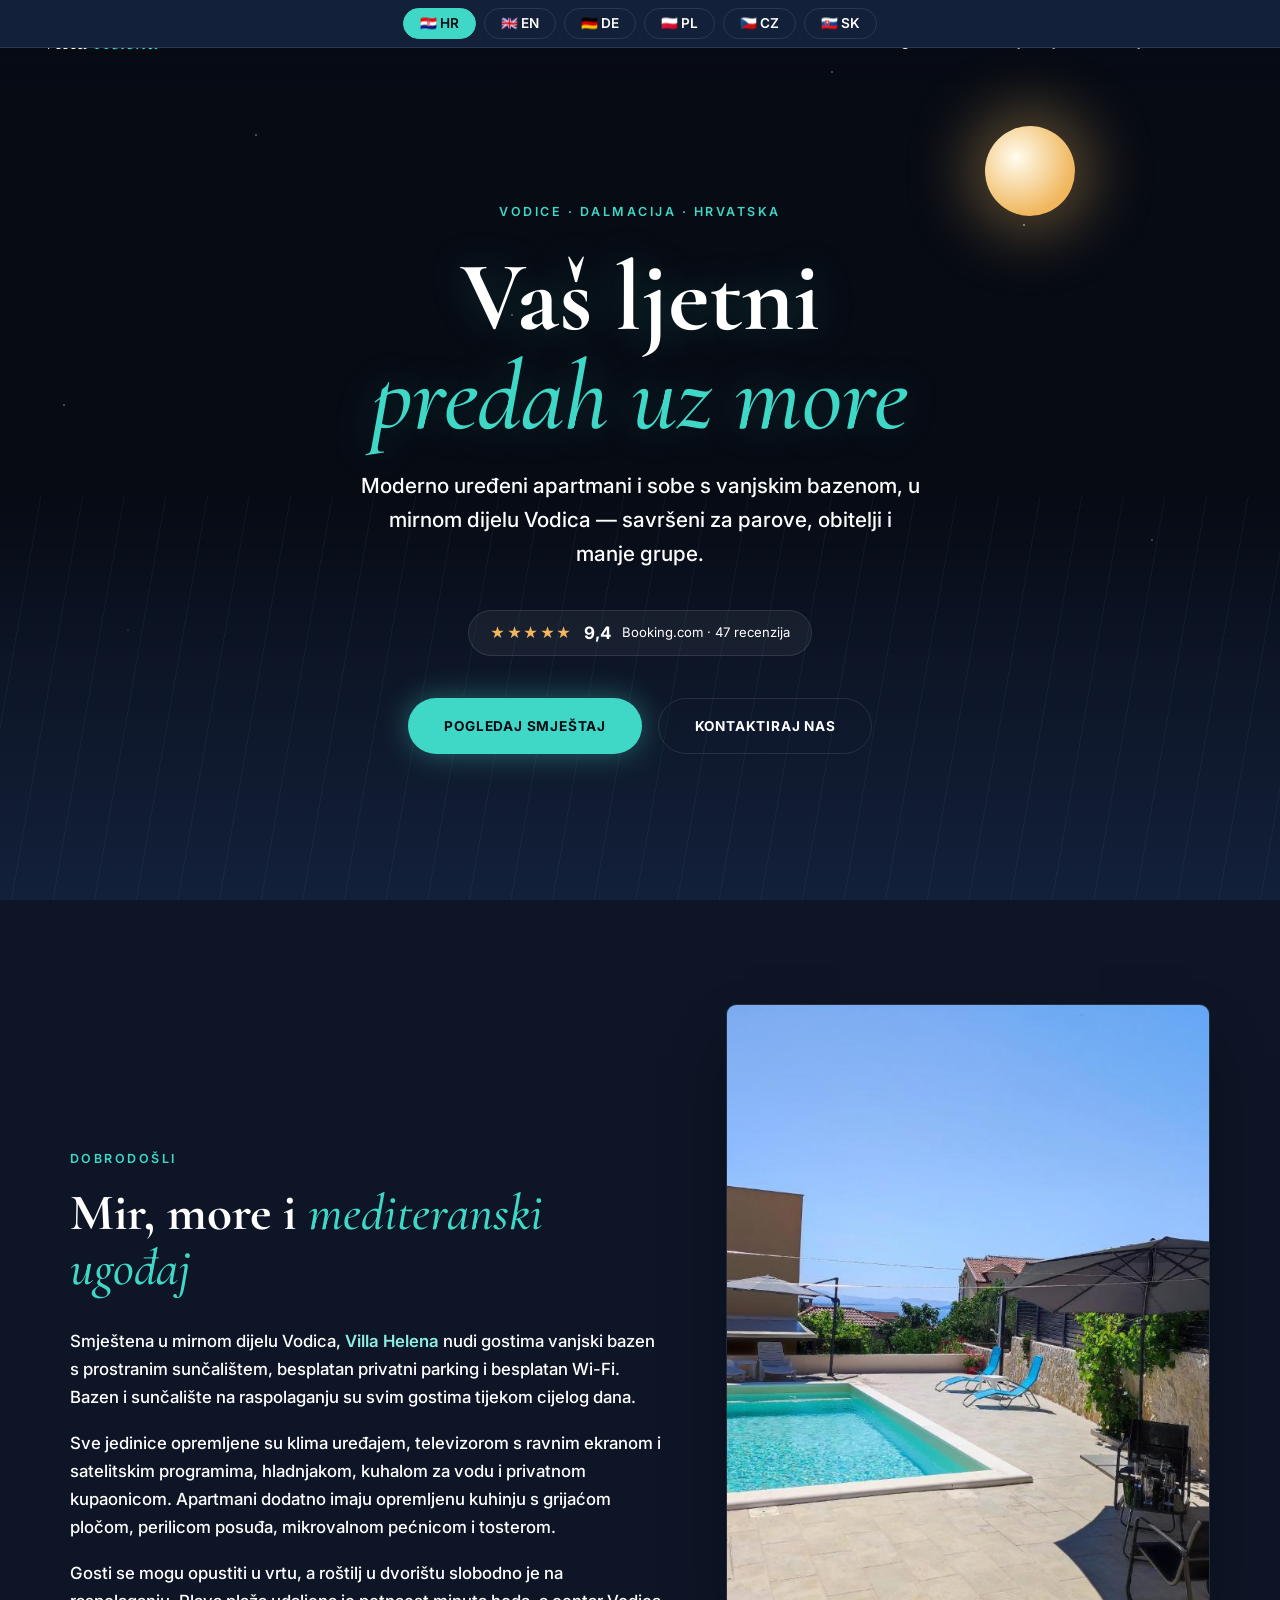
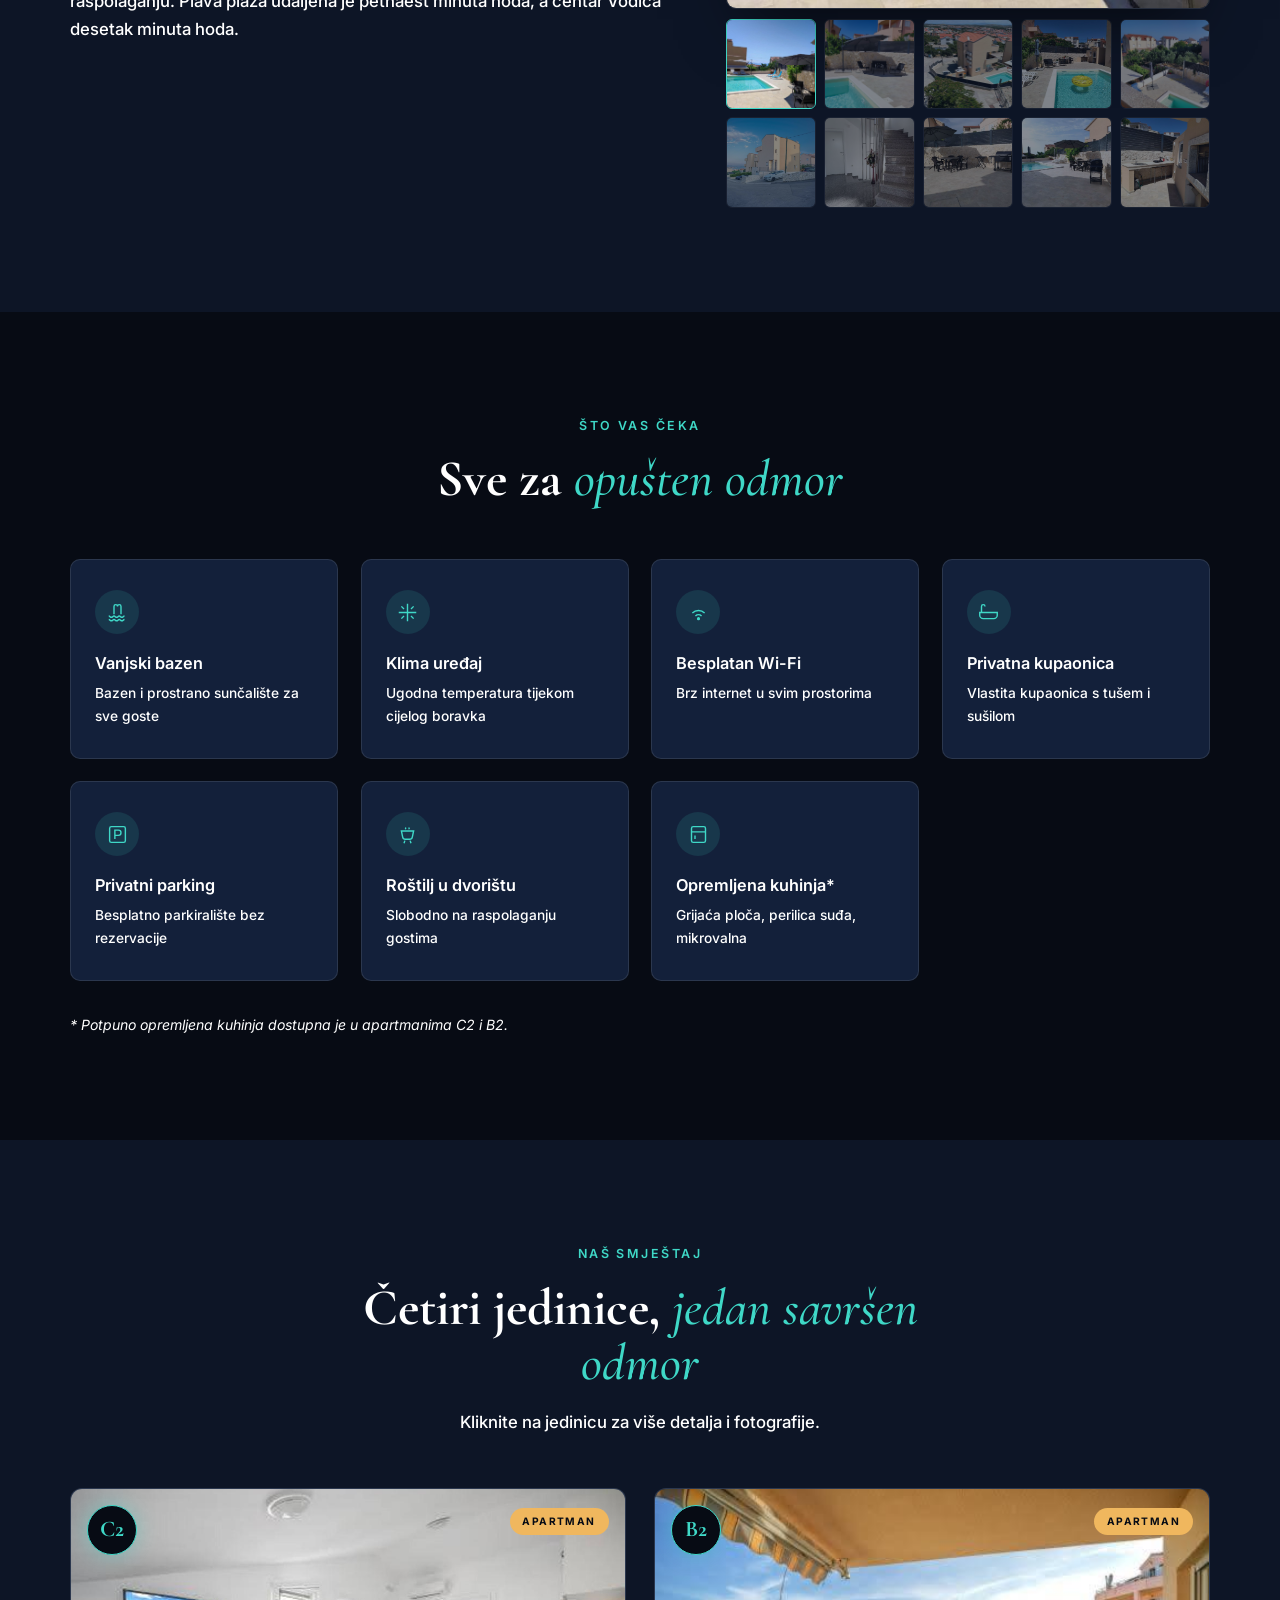
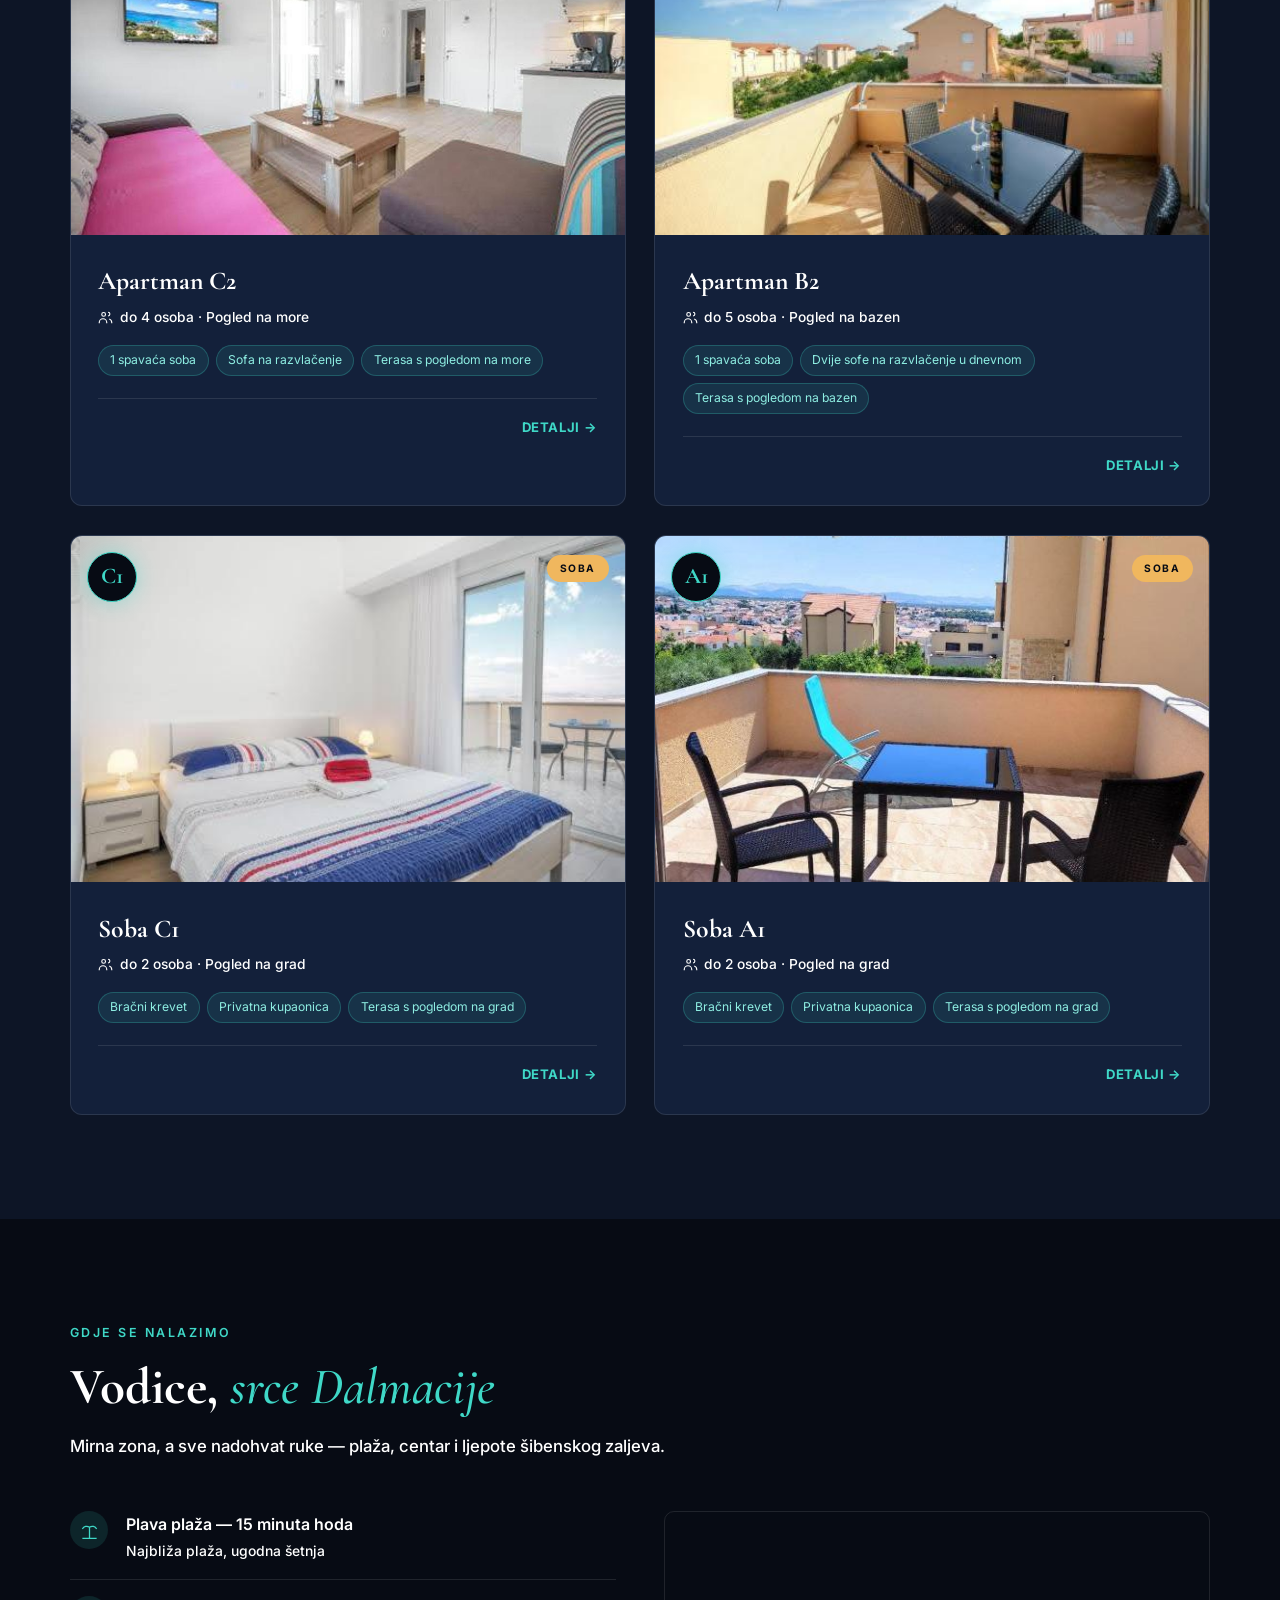
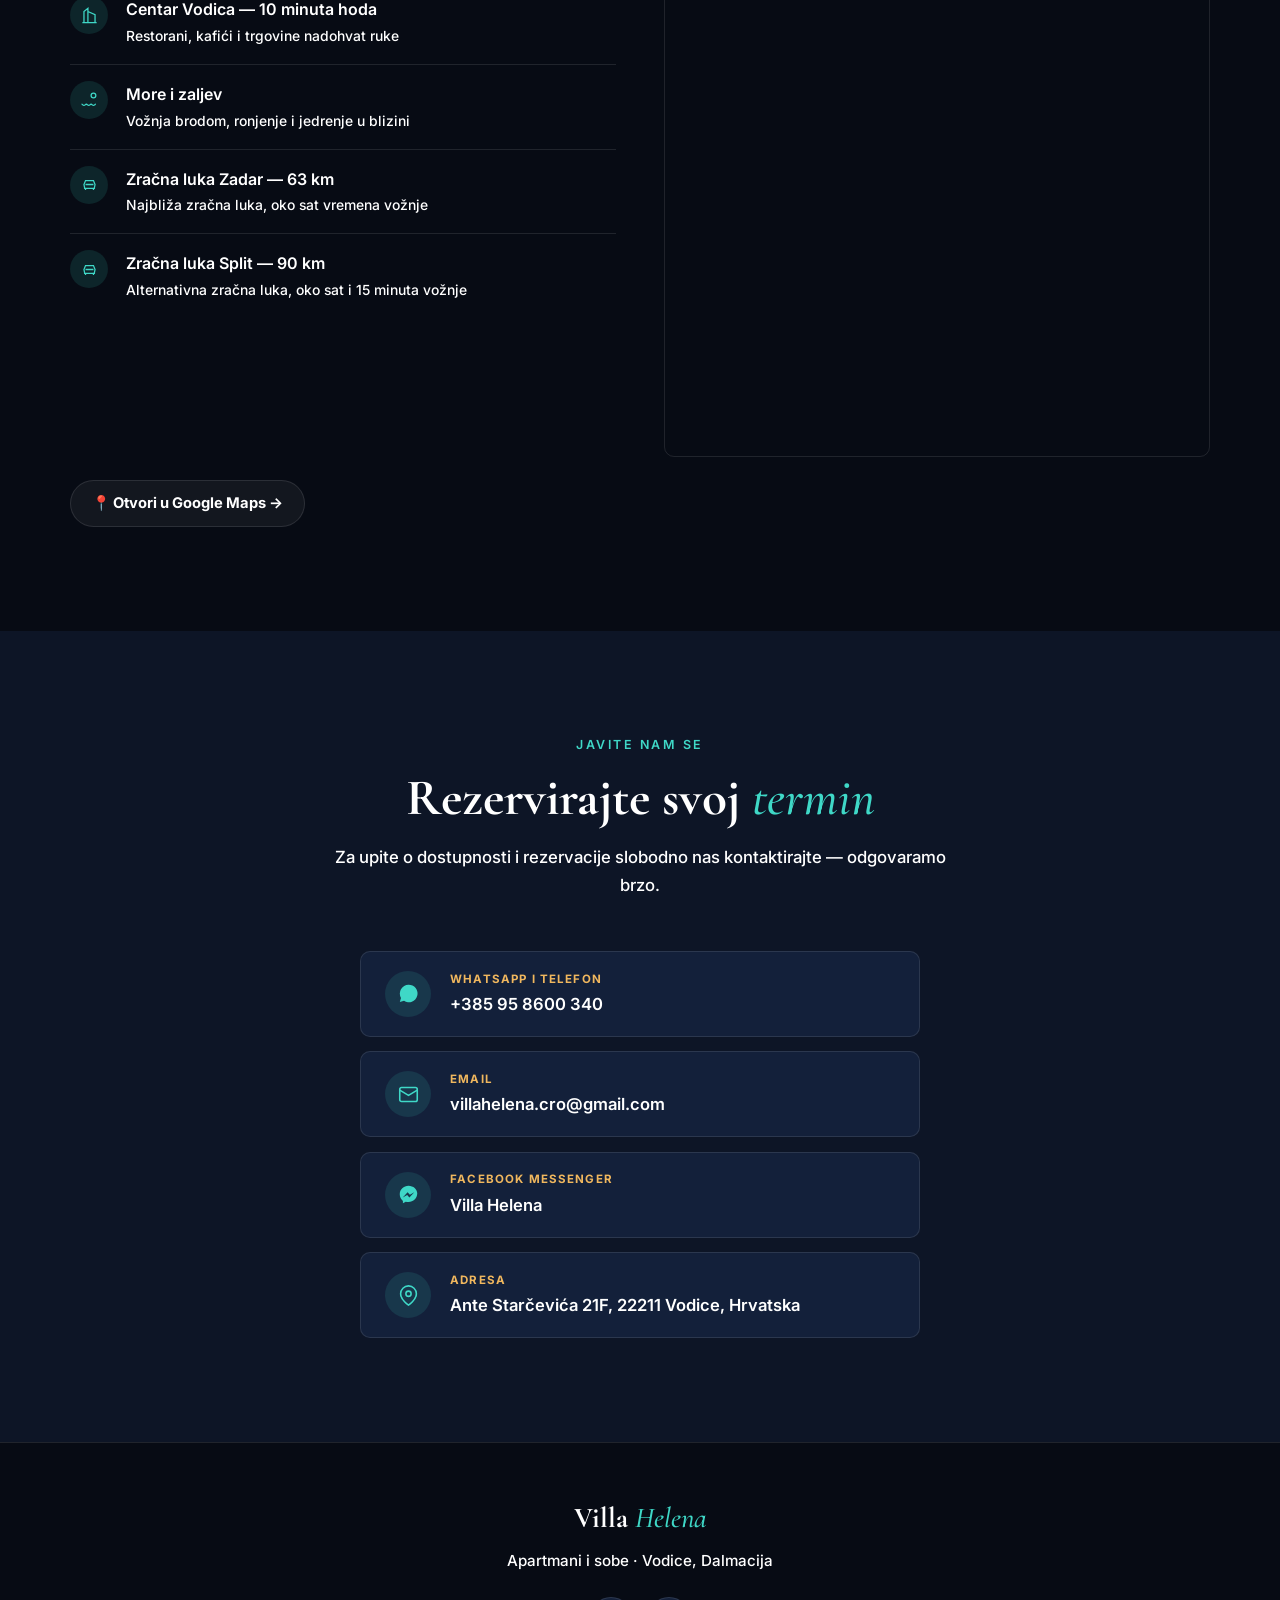
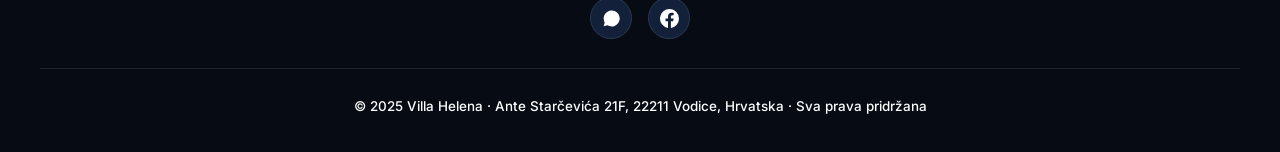
<file: index-dark.html>
<!DOCTYPE html>
<html lang="hr">
<head>
<meta charset="UTF-8"/>
<meta name="viewport" content="width=device-width, initial-scale=1.0"/>
<title>Villa Helena Vodice – Apartmani i sobe s bazenom | Dalmacija</title>
<meta name="description" content="Villa Helena u Vodicama nudi 2 apartmana i 2 sobe s vanjskim bazenom, besplatnim parkingom i Wi-Fi. 15 minuta hoda do plaže. Booking.com ocjena 9,4."/>
<link rel="preconnect" href="https://fonts.googleapis.com"/>
<link rel="preconnect" href="https://fonts.gstatic.com" crossorigin/>
<link href="https://fonts.googleapis.com/css2?family=Cormorant+Garamond:ital,wght@0,500;0,600;0,700;1,500&family=Inter:wght@400;500;600;700&display=swap" rel="stylesheet"/>
<style>
:root{
  --night:#070b14;        /* gotovo crno noćno nebo */
  --deep:#0d1526;         /* duboko more noću */
  --navy:#13203a;         /* kartice/površine */
  --navy2:#1a2c4d;        /* svjetlija površina */
  --cyan:#3fd8c7;         /* fosforescentna tirkizna - glavni akcent */
  --cyan-soft:#8eeee2;
  --gold:#f0b75e;         /* mjesečina/zvijezde */
  --ink:#ffffff;          /* glavni svijetli tekst - čisto bijel */
  --mist:#ffffff;         /* sekundarni tekst - sad isto čisto bijel za maksimalan kontrast */
  --line:rgba(255,255,255,.1);
}
*,*::before,*::after{box-sizing:border-box;margin:0;padding:0}
html{scroll-behavior:smooth}
body{font-family:'Inter',Arial,sans-serif;background:var(--night);color:var(--ink);font-weight:400;font-size:17px;line-height:1.65;-webkit-font-smoothing:antialiased;overflow-x:hidden}
img{max-width:100%;display:block}
a{color:inherit;text-decoration:none}
.eyebrow{font-size:.78rem;letter-spacing:.2em;text-transform:uppercase;font-weight:600;color:var(--cyan)}

/* ── Zvjezdano nebo pozadina (cijela stranica) ── */
.stars{position:fixed;inset:0;z-index:0;pointer-events:none;opacity:.55}
.stars::before,.stars::after{
  content:'';position:absolute;inset:0;
  background-image:
    radial-gradient(1px 1px at 20% 15%, #fff, transparent),
    radial-gradient(1px 1px at 65% 8%, #fff, transparent),
    radial-gradient(1.5px 1.5px at 80% 25%, #fff, transparent),
    radial-gradient(1px 1px at 40% 35%, #fff, transparent),
    radial-gradient(1px 1px at 90% 60%, #fff, transparent),
    radial-gradient(1.5px 1.5px at 10% 70%, #fff, transparent),
    radial-gradient(1px 1px at 55% 80%, #fff, transparent),
    radial-gradient(1px 1px at 30% 90%, #fff, transparent),
    radial-gradient(1.5px 1.5px at 75% 95%, #fff, transparent),
    radial-gradient(1px 1px at 5% 45%, #fff, transparent);
  background-size:100% 100%;
}

/* ── NAV ── */
.nav{position:fixed;top:0;left:0;right:0;z-index:60;display:flex;align-items:center;justify-content:space-between;padding:1.3rem 2.5rem;transition:all .4s;background:linear-gradient(to bottom, rgba(7,11,20,.85), transparent)}
.nav.scrolled{background:rgba(7,11,20,.92);backdrop-filter:blur(16px);padding:.85rem 2.5rem;box-shadow:0 1px 0 var(--line)}
.nav-brand{font-family:'Cormorant Garamond',serif;font-size:1.55rem;font-weight:700;color:var(--ink);letter-spacing:.01em}
.nav-brand span{font-style:italic;font-weight:500;color:var(--cyan)}
.nav-links{display:flex;gap:2.1rem;align-items:center}
.nav-links a{font-size:.85rem;letter-spacing:.04em;font-weight:600;color:var(--mist);transition:color .25s}
.nav-links a:hover{color:var(--cyan)}
.nav-toggle{display:none;background:none;border:none;cursor:pointer;flex-direction:column;gap:5px}
.nav-toggle span{width:24px;height:2px;background:var(--ink)}

/* ── LANG BAR ── */
.lang-bar{position:fixed;top:0;left:0;right:0;z-index:70;background:var(--navy);padding:.5rem 1rem;border-bottom:1px solid var(--line)}
.lang-bar-inner{max-width:1140px;margin:0 auto;display:flex;justify-content:center;gap:.5rem;flex-wrap:wrap}
.lang-pill{background:transparent;border:1px solid var(--line);color:var(--mist);font-family:'Inter',sans-serif;font-size:.85rem;font-weight:600;padding:.4rem 1rem;border-radius:100px;cursor:pointer;transition:all .2s}
.lang-pill:hover{border-color:var(--cyan);color:var(--cyan)}
.lang-pill.active{background:var(--cyan);border-color:var(--cyan);color:var(--night)}

/* ── HERO ── */
.hero{position:relative;min-height:100vh;display:flex;flex-direction:column;justify-content:center;align-items:center;text-align:center;padding:7.5rem 2rem 4rem;overflow:hidden}
.hero-sea{position:absolute;bottom:0;left:0;right:0;height:45%;background:linear-gradient(180deg, transparent, var(--deep) 40%, var(--navy));z-index:1}
.hero-sea::before{
  content:'';position:absolute;inset:0;
  background:repeating-linear-gradient(100deg, transparent 0 40px, rgba(63,216,199,.06) 40px 41px);
  animation:wave 12s linear infinite;
}
@keyframes wave{from{transform:translateX(0)}to{transform:translateX(-200px)}}
.hero-moon{position:absolute;top:14%;right:16%;width:90px;height:90px;border-radius:50%;background:radial-gradient(circle at 35% 35%, #fffcee, var(--gold) 70%);box-shadow:0 0 60px 18px rgba(240,183,94,.35);z-index:1}
.hero-content{position:relative;z-index:2;max-width:780px;animation:rise 1.1s cubic-bezier(.2,.7,.3,1) both}
@keyframes rise{from{opacity:0;transform:translateY(28px)}to{opacity:1;transform:translateY(0)}}
.hero .eyebrow{margin-bottom:1.6rem;display:block}
.hero h1{font-family:'Cormorant Garamond',serif;font-weight:700;font-size:clamp(3rem,8.5vw,6.2rem);color:var(--ink);line-height:1;margin-bottom:1.4rem;text-shadow:0 0 40px rgba(63,216,199,.25)}
.hero h1 em{font-style:italic;font-weight:500;color:var(--cyan)}
.hero-tag{font-size:clamp(1.05rem,2.2vw,1.3rem);font-weight:500;color:var(--mist);max-width:560px;margin:0 auto 2.4rem}
.hero-rating{display:inline-flex;align-items:center;gap:.7rem;background:rgba(255,255,255,.05);border:1px solid var(--line);border-radius:100px;padding:.5rem 1.3rem;margin-bottom:2.6rem}
.hero-rating .stars-ico{color:var(--gold);font-size:.9rem;letter-spacing:.1em}
.hero-rating .score{font-weight:700;color:var(--ink)}
.hero-rating .src{font-size:.82rem;color:var(--mist)}
.hero-cta{display:flex;gap:1rem;justify-content:center;flex-wrap:wrap}
.btn{display:inline-flex;align-items:center;gap:.6rem;font-family:'Inter',sans-serif;font-size:.85rem;font-weight:700;letter-spacing:.06em;text-transform:uppercase;cursor:pointer;padding:1rem 2.2rem;border-radius:100px;border:1px solid transparent;transition:all .3s}
.btn-glow{background:var(--cyan);color:var(--night);box-shadow:0 0 30px rgba(63,216,199,.4)}
.btn-glow:hover{background:var(--cyan-soft);transform:translateY(-2px);box-shadow:0 0 40px rgba(63,216,199,.6)}
.btn-outline{background:transparent;color:var(--ink);border-color:var(--line)}
.btn-outline:hover{border-color:var(--cyan);color:var(--cyan);transform:translateY(-2px)}

/* ── SECTIONS ── */
section{position:relative;padding:6.5rem 2.5rem;z-index:1}
.wrap{max-width:1140px;margin:0 auto;position:relative;z-index:2}
.sec-head{max-width:640px;margin-bottom:3.2rem}
.sec-head.center{margin-left:auto;margin-right:auto;text-align:center}
.sec-head .eyebrow{display:block;margin-bottom:1rem}
.sec-head h2{font-family:'Cormorant Garamond',serif;font-weight:700;font-size:clamp(2.1rem,4.8vw,3.2rem);line-height:1.08;color:var(--ink)}
.sec-head h2 em{font-style:italic;font-weight:500;color:var(--cyan)}
.sec-head p{margin-top:1.1rem;color:var(--mist);font-size:1.05rem;font-weight:500}

/* ── INTRO ── */
.intro{background:var(--deep)}
.intro-grid{display:grid;grid-template-columns:1.1fr .9fr;gap:4rem;align-items:center}
.intro-text p{color:var(--mist);margin-bottom:1.2rem;font-size:1.05rem;font-weight:500}
.intro-text p strong{color:var(--cyan-soft);font-weight:600}
.intro-gallery{display:flex;flex-direction:column;gap:.6rem}
.intro-figure{position:relative;border-radius:10px;overflow:hidden;aspect-ratio:4/5;border:1px solid var(--line);box-shadow:0 30px 60px -20px rgba(0,0,0,.6)}
.intro-thumbs{display:grid;grid-template-columns:repeat(5,1fr);gap:.5rem}
.intro-thumb{aspect-ratio:1;border-radius:6px;overflow:hidden;cursor:pointer;opacity:.5;transition:all .25s;border:1px solid var(--line)}
.intro-thumb:hover,.intro-thumb.active{opacity:1;border-color:var(--cyan)}
.intro-thumb img{width:100%;height:100%;object-fit:cover}

/* ── AMENITIES ── */
.amenities{background:var(--night)}
.am-grid{display:grid;grid-template-columns:repeat(4,1fr);gap:1.4rem}
.am-card{background:var(--navy);border-radius:10px;padding:1.9rem 1.5rem;border:1px solid var(--line);transition:all .3s}
.am-card:hover{border-color:var(--cyan);transform:translateY(-4px);box-shadow:0 20px 40px -20px rgba(63,216,199,.3)}
.am-icon{width:44px;height:44px;display:flex;align-items:center;justify-content:center;background:rgba(63,216,199,.12);border-radius:50%;margin-bottom:1rem;color:var(--cyan)}
.am-icon svg{width:21px;height:21px}
.am-card h3{font-size:1.02rem;font-weight:600;color:var(--ink);margin-bottom:.3rem}
.am-card p{font-size:.86rem;color:var(--mist);font-weight:500}
.am-note{margin-top:2rem;font-size:.88rem;color:var(--mist);font-style:italic}

/* ── UNITS ── */
.units{background:var(--deep)}
.units-grid{display:grid;grid-template-columns:repeat(2,1fr);gap:1.8rem}
.unit-card{position:relative;background:var(--navy);border-radius:12px;overflow:hidden;border:1px solid var(--line);cursor:pointer;transition:all .4s}
.unit-card:hover{transform:translateY(-6px);border-color:var(--cyan);box-shadow:0 30px 60px -20px rgba(63,216,199,.35)}
.unit-photo{position:relative;aspect-ratio:16/10;overflow:hidden}
.unit-badge{position:absolute;top:1rem;left:1rem;z-index:2;font-family:'Cormorant Garamond',serif;font-weight:700;font-size:1.4rem;background:var(--night);color:var(--cyan);width:50px;height:50px;border-radius:50%;display:flex;align-items:center;justify-content:center;border:1px solid var(--cyan);box-shadow:0 0 20px rgba(63,216,199,.4)}
.unit-type-tag{position:absolute;top:1.2rem;right:1rem;z-index:2;font-size:.64rem;letter-spacing:.14em;text-transform:uppercase;font-weight:700;background:var(--gold);color:var(--night);padding:.32rem .8rem;border-radius:100px}
.unit-body{padding:1.6rem 1.7rem 1.8rem}
.unit-body h3{font-family:'Cormorant Garamond',serif;font-weight:700;font-size:1.6rem;color:var(--ink);margin-bottom:.2rem}
.unit-cap{font-size:.86rem;color:var(--mist);font-weight:500;margin-bottom:1rem;display:flex;align-items:center;gap:.4rem}
.unit-feats{display:flex;flex-wrap:wrap;gap:.45rem;margin-bottom:1.4rem}
.unit-feat{font-size:.76rem;color:var(--cyan-soft);background:rgba(63,216,199,.1);border:1px solid rgba(63,216,199,.25);padding:.28rem .7rem;border-radius:100px}
.unit-foot{display:flex;align-items:center;justify-content:flex-end;border-top:1px solid var(--line);padding-top:1.1rem}
.unit-more{font-size:.82rem;letter-spacing:.05em;text-transform:uppercase;font-weight:700;color:var(--cyan);display:flex;align-items:center;gap:.4rem;transition:gap .3s}
.unit-card:hover .unit-more{gap:.7rem}

/* ── MODAL ── */
.modal-bg{position:fixed;inset:0;z-index:100;background:rgba(2,4,10,.8);backdrop-filter:blur(8px);display:none;align-items:flex-start;justify-content:center;padding:3rem 1.5rem;overflow-y:auto}
.modal-bg.open{display:flex;animation:fade .3s ease}
@keyframes fade{from{opacity:0}to{opacity:1}}
.modal{background:var(--navy);border-radius:14px;max-width:920px;width:100%;overflow:hidden;position:relative;border:1px solid var(--line);box-shadow:0 50px 100px -30px rgba(0,0,0,.8)}
.modal-close{position:absolute;top:1.2rem;right:1.2rem;z-index:10;width:42px;height:42px;border-radius:50%;border:1px solid var(--line);cursor:pointer;background:var(--night);color:var(--ink);font-size:1.3rem;display:flex;align-items:center;justify-content:center;transition:all .25s}
.modal-close:hover{background:var(--cyan);color:var(--night);transform:rotate(90deg);border-color:var(--cyan)}
.gallery-main{aspect-ratio:16/9}
.gallery-thumbs{display:flex;gap:6px;padding:6px;background:var(--night)}
.gallery-thumb{flex:1;aspect-ratio:4/3;border-radius:4px;overflow:hidden;cursor:pointer;opacity:.55;transition:opacity .25s}
.gallery-thumb:hover,.gallery-thumb.active{opacity:1;outline:2px solid var(--cyan)}
.modal-info{padding:2.2rem 2.5rem 2.6rem}
.modal-info-head{display:flex;align-items:flex-start;justify-content:space-between;flex-wrap:wrap;gap:1rem;margin-bottom:1.5rem}
.modal-info-head .m-type{font-size:.7rem;letter-spacing:.18em;text-transform:uppercase;color:var(--gold);font-weight:700;margin-bottom:.4rem}
.modal-info-head h2{font-family:'Cormorant Garamond',serif;font-weight:700;font-size:2.4rem;color:var(--ink);line-height:1.05}
.modal-info-head .m-cap{font-size:.92rem;color:var(--mist);margin-top:.5rem}
.modal-desc{color:var(--mist);font-size:1.04rem;font-weight:500;margin-bottom:1.9rem;line-height:1.75}
.modal-feats-title{font-size:.76rem;letter-spacing:.16em;text-transform:uppercase;color:var(--cyan);font-weight:700;margin-bottom:1rem}
.modal-feats{display:grid;grid-template-columns:repeat(2,1fr);gap:.75rem 1.5rem;margin-bottom:2rem}
.modal-feat{display:flex;align-items:center;gap:.65rem;font-size:.96rem;color:var(--ink)}
.modal-feat svg{width:17px;height:17px;color:var(--cyan);flex-shrink:0}
.modal-actions{display:flex;gap:1rem;flex-wrap:wrap;border-top:1px solid var(--line);padding-top:1.7rem}

/* ── LOCATION ── */
.location{background:var(--night)}
.loc-grid{display:grid;grid-template-columns:1fr 1fr;gap:3rem;align-items:start}
.loc-list{display:flex;flex-direction:column;gap:1rem}
.loc-item{display:flex;gap:1.1rem;align-items:flex-start;padding-bottom:1rem;border-bottom:1px solid var(--line)}
.loc-item:last-child{border-bottom:none}
.loc-item .l-icon{width:38px;height:38px;border-radius:50%;background:rgba(63,216,199,.12);display:flex;align-items:center;justify-content:center;flex-shrink:0;color:var(--cyan)}
.loc-item .l-icon svg{width:19px;height:19px}
.loc-item h4{font-size:1rem;font-weight:600;margin-bottom:.15rem;color:var(--ink)}
.loc-item p{font-size:.87rem;color:var(--mist);font-weight:500}
.loc-map{aspect-ratio:1/1;border-radius:10px;overflow:hidden;border:1px solid var(--line)}
.loc-map-link{display:inline-flex;align-items:center;gap:.5rem;margin-top:1.4rem;font-size:.92rem;font-weight:700;color:var(--ink);background:rgba(255,255,255,.05);border:1px solid var(--line);padding:.65rem 1.3rem;border-radius:100px;transition:all .25s}
.loc-map-link:hover{border-color:var(--cyan);color:var(--cyan)}

/* ── CONTACT ── */
.contact{background:var(--deep)}
.contact-list{display:flex;flex-direction:column;gap:.9rem;margin-top:1rem;max-width:560px;margin-left:auto;margin-right:auto}
.contact-row{display:flex;align-items:center;gap:1.2rem;background:var(--navy);border:1px solid var(--line);border-radius:10px;padding:1.1rem 1.5rem;transition:all .3s}
.contact-row:hover{border-color:var(--cyan);transform:translateY(-2px);box-shadow:0 14px 30px -16px rgba(63,216,199,.3)}
.contact-row .c-icon{width:46px;height:46px;border-radius:50%;background:rgba(63,216,199,.12);color:var(--cyan);display:flex;align-items:center;justify-content:center;flex-shrink:0}
.contact-row .c-icon svg{width:21px;height:21px}
.cr-text{display:flex;flex-direction:column;gap:.15rem}
.cr-text h4{font-size:.72rem;letter-spacing:.1em;text-transform:uppercase;color:var(--gold);font-weight:700}
.cr-text span{font-size:1.04rem;color:var(--ink);font-weight:600}

/* ── FOOTER ── */
footer{background:var(--night);color:var(--mist);padding:3.2rem 2.5rem 2.2rem;text-align:center;border-top:1px solid var(--line);position:relative;z-index:1;font-weight:500}
.foot-brand{font-family:'Cormorant Garamond',serif;font-size:1.8rem;font-weight:700;color:var(--ink);margin-bottom:.4rem}
.foot-brand span{font-style:italic;font-weight:500;color:var(--cyan)}
.foot-sub{font-size:.95rem;margin-bottom:1.5rem}
.foot-social{display:flex;gap:1rem;justify-content:center;margin-bottom:1.8rem}
.foot-social a{width:42px;height:42px;border-radius:50%;background:var(--navy);border:1px solid var(--line);display:flex;align-items:center;justify-content:center;transition:all .3s;color:var(--mist)}
.foot-social a:hover{background:var(--cyan);color:var(--night);transform:translateY(-3px);border-color:var(--cyan)}
.foot-social svg{width:19px;height:19px}
.foot-copy{font-size:.84rem;color:var(--mist);padding-top:1.6rem;border-top:1px solid var(--line);font-weight:500}

/* ── RESPONSIVE ── */
@media(max-width:900px){
  .am-grid{grid-template-columns:repeat(2,1fr)}
  .intro-grid{grid-template-columns:1fr;gap:2.4rem}
  .units-grid{grid-template-columns:1fr}
  .loc-grid{grid-template-columns:1fr;gap:2rem}
  .modal-feats{grid-template-columns:1fr}
}
@media(max-width:680px){
  body{font-size:16px}
  .lang-bar{padding:.5rem .6rem}
  .lang-pill{font-size:.8rem;padding:.4rem .8rem}
  .nav{padding:1rem 1.2rem;top:50px}
  .nav.scrolled{top:0}
  .nav-brand{font-size:1.3rem}
  .nav-links{position:fixed;top:0;right:-100%;width:78%;max-width:320px;height:100vh;background:var(--navy);flex-direction:column;justify-content:center;align-items:flex-start;gap:1.6rem;transition:right .4s;padding:2rem 2.2rem;border-left:1px solid var(--line)}
  .nav-links.open{right:0}
  .nav-toggle{display:flex}
  section{padding:3.5rem 1.2rem}
  .sec-head.center{text-align:left}
  .hero{padding:7.5rem 1.3rem 3.5rem;min-height:92vh}
  .hero h1{font-size:clamp(2.4rem,11vw,3.2rem)}
  .hero-tag{font-size:1rem}
  .hero-cta{flex-direction:column;width:100%}
  .hero-cta .btn{width:100%;justify-content:center}
  .hero-moon{width:64px;height:64px;top:10%;right:8%}
  .am-grid{grid-template-columns:1fr 1fr;gap:.9rem}
  .intro-thumbs{gap:.4rem}
  .modal-info{padding:1.7rem 1.4rem 2.2rem}
  .modal-info-head h2{font-size:1.9rem}
  .modal-actions{flex-direction:column}
  .modal-actions .btn{width:100%;justify-content:center}
  .loc-map{aspect-ratio:4/3}
}
@media(max-width:380px){
  .am-grid{grid-template-columns:1fr}
}
</style>
</head>
<body>

<div class="stars"></div>

<div class="lang-bar">
  <div class="lang-bar-inner">
    <button class="lang-pill active" data-lang="hr">🇭🇷 HR</button>
    <button class="lang-pill" data-lang="en">🇬🇧 EN</button>
    <button class="lang-pill" data-lang="de">🇩🇪 DE</button>
    <button class="lang-pill" data-lang="pl">🇵🇱 PL</button>
    <button class="lang-pill" data-lang="cs">🇨🇿 CZ</button>
    <button class="lang-pill" data-lang="sk">🇸🇰 SK</button>
  </div>
</div>

<nav class="nav" id="nav">
  <a href="#" class="nav-brand">Villa <span>Helena</span></a>
  <div class="nav-links" id="navLinks">
    <a href="#o-vili" data-i18n="nav_about">O vili</a>
    <a href="#pogodnosti" data-i18n="nav_amenities">Pogodnosti</a>
    <a href="#jedinice" data-i18n="nav_units">Smještaj</a>
    <a href="#lokacija" data-i18n="nav_location">Lokacija</a>
    <a href="#kontakt" data-i18n="nav_contact">Kontakt</a>
  </div>
  <button class="nav-toggle" id="navToggle"><span></span><span></span><span></span></button>
</nav>

<header class="hero">
  <div class="hero-moon"></div>
  <div class="hero-content">
    <span class="eyebrow" data-i18n="hero_eyebrow">Vodice · Dalmacija · Hrvatska</span>
    <h1 data-i18n="hero_title">Vaš ljetni<br><em>predah uz more</em></h1>
    <p class="hero-tag" data-i18n="hero_tag">Moderno uređeni apartmani i sobe s vanjskim bazenom, u mirnom dijelu Vodica — savršeni za parove, obitelji i manje grupe.</p>
    <div class="hero-rating">
      <span class="stars-ico">★★★★★</span><span class="score">9,4</span>
      <span class="src" data-i18n="hero_rating">Booking.com · 47 recenzija</span>
    </div>
    <div class="hero-cta">
      <a href="#jedinice" class="btn btn-glow" data-i18n="hero_cta1">Pogledaj smještaj</a>
      <a href="#kontakt" class="btn btn-outline" data-i18n="hero_cta2">Kontaktiraj nas</a>
    </div>
  </div>
  <div class="hero-sea"></div>
</header>

<section class="intro" id="o-vili">
  <div class="wrap intro-grid">
    <div class="intro-text">
      <div class="sec-head" style="margin-bottom:2rem">
        <span class="eyebrow" data-i18n="about_eyebrow">Dobrodošli</span>
        <h2 data-i18n="about_title">Mir, more i <em>mediteranski ugođaj</em></h2>
      </div>
      <p data-i18n="about_p1">Smještena u mirnom dijelu Vodica, <strong>Villa Helena</strong> nudi gostima vanjski bazen s prostranim sunčalištem, besplatan privatni parking i besplatan Wi-Fi. Bazen i sunčalište na raspolaganju su svim gostima tijekom cijelog dana.</p>
      <p data-i18n="about_p2">Sve jedinice opremljene su klima uređajem, televizorom s ravnim ekranom i satelitskim programima, hladnjakom, kuhalom za vodu i privatnom kupaonicom. Apartmani dodatno imaju opremljenu kuhinju s grijaćom pločom, perilicom posuđa, mikrovalnom pećnicom i tosterom.</p>
      <p data-i18n="about_p3">Gosti se mogu opustiti u vrtu, a roštilj u dvorištu slobodno je na raspolaganju. Plava plaža udaljena je petnaest minuta hoda, a centar Vodica desetak minuta hoda.</p>
    </div>
    <div class="intro-gallery">
      <div class="intro-figure" id="introMain">
        <img src="slike/vila-1.jpg" alt="Villa Helena - bazen i dvorište" loading="lazy" style="width:100%;height:100%;object-fit:cover"/>
      </div>
      <div class="intro-thumbs" id="introThumbs"></div>
    </div>
  </div>
</section>

<section class="amenities" id="pogodnosti">
  <div class="wrap">
    <div class="sec-head center">
      <span class="eyebrow" data-i18n="am_eyebrow">Što vas čeka</span>
      <h2 data-i18n="am_title">Sve za <em>opušten odmor</em></h2>
    </div>
    <div class="am-grid" id="amGrid"></div>
    <p class="am-note" data-i18n="am_note">* Potpuno opremljena kuhinja dostupna je u apartmanima C2 i B2.</p>
  </div>
</section>

<section class="units" id="jedinice">
  <div class="wrap">
    <div class="sec-head center">
      <span class="eyebrow" data-i18n="units_eyebrow">Naš smještaj</span>
      <h2 data-i18n="units_title">Četiri jedinice, <em>jedan savršen odmor</em></h2>
      <p data-i18n="units_desc">Kliknite na jedinicu za više detalja i fotografije.</p>
    </div>
    <div class="units-grid" id="unitsGrid"></div>
  </div>
</section>

<section class="location" id="lokacija">
  <div class="wrap">
    <div class="sec-head">
      <span class="eyebrow" data-i18n="loc_eyebrow">Gdje se nalazimo</span>
      <h2 data-i18n="loc_title">Vodice, <em>srce Dalmacije</em></h2>
      <p data-i18n="loc_desc">Mirna zona, a sve nadohvat ruke — plaža, centar i ljepote šibenskog zaljeva.</p>
    </div>
    <div class="loc-grid">
      <div class="loc-list" id="locList"></div>
      <div class="loc-map">
        <iframe
          src="https://www.google.com/maps?q=Ul.+Ante+Starčevića+21F,+Vodice&output=embed"
          width="100%" height="100%" style="border:0;display:block" allowfullscreen="" loading="lazy"
          referrerpolicy="no-referrer-when-downgrade" title="Villa Helena - lokacija na Google Maps"></iframe>
      </div>
    </div>
    <a href="https://maps.app.goo.gl/63Dn17XESPHhFCxr6" target="_blank" class="loc-map-link" data-i18n="loc_open_maps">📍 Otvori u Google Maps →</a>
  </div>
</section>

<section class="contact" id="kontakt">
  <div class="wrap">
    <div class="sec-head center">
      <span class="eyebrow" data-i18n="contact_eyebrow">Javite nam se</span>
      <h2 data-i18n="contact_title">Rezervirajte svoj <em>termin</em></h2>
      <p data-i18n="contact_desc">Za upite o dostupnosti i rezervacije slobodno nas kontaktirajte — odgovaramo brzo.</p>
    </div>
    <div class="contact-list">
      <a href="https://wa.me/385958600340" target="_blank" class="contact-row">
        <div class="c-icon"><svg viewBox="0 0 24 24" fill="currentColor"><path d="M17.5 14.4c-.3-.1-1.7-.8-1.9-.9-.3-.1-.5-.1-.7.1-.2.3-.7.9-.9 1.1-.2.2-.3.2-.6.1-1.7-.8-2.8-1.5-3.9-3.4-.3-.5.3-.5.8-1.5.1-.2 0-.4 0-.5 0-.1-.7-1.6-.9-2.2-.2-.6-.5-.5-.7-.5h-.6c-.2 0-.5.1-.8.4-.3.3-1 1-1 2.4s1.1 2.8 1.2 3c.1.2 2.1 3.2 5 4.5.7.3 1.3.5 1.7.6.7.2 1.4.2 1.9.1.6-.1 1.7-.7 2-1.4.2-.7.2-1.2.2-1.4-.1-.1-.3-.2-.6-.3M12 2a10 10 0 0 0-8.6 15l-1.3 4.7 4.8-1.3A10 10 0 1 0 12 2"/></svg></div>
        <div class="cr-text"><h4 data-i18n="contact_phone">WhatsApp i telefon</h4><span>+385 95 8600 340</span></div>
      </a>
      <a href="mailto:villahelena.cro@gmail.com" class="contact-row">
        <div class="c-icon"><svg viewBox="0 0 24 24" fill="none" stroke="currentColor" stroke-width="1.8"><rect x="2" y="4" width="20" height="16" rx="2"/><path d="m22 7-10 6L2 7"/></svg></div>
        <div class="cr-text"><h4 data-i18n="contact_email">Email</h4><span>villahelena.cro@gmail.com</span></div>
      </a>
      <a href="https://m.me/100082545010421" target="_blank" class="contact-row">
        <div class="c-icon"><svg viewBox="0 0 24 24" fill="currentColor"><path d="M12 2C6.48 2 2 6.13 2 11.7c0 3.05 1.4 5.79 3.6 7.65V22l3.3-1.81c.96.26 1.98.41 3.1.41 5.52 0 10-4.13 10-9.9C22 6.13 17.52 2 12 2zm1.04 13.32l-2.57-2.74-5.02 2.74 5.52-5.86 2.63 2.74 4.96-2.74-5.52 5.86z"/></svg></div>
        <div class="cr-text"><h4 data-i18n="contact_messenger">Facebook Messenger</h4><span>Villa Helena</span></div>
      </a>
      <div class="contact-row">
        <div class="c-icon"><svg viewBox="0 0 24 24" fill="none" stroke="currentColor" stroke-width="1.8"><path d="M21 10c0 7-9 13-9 13s-9-6-9-13a9 9 0 0 1 18 0z"/><circle cx="12" cy="10" r="3"/></svg></div>
        <div class="cr-text"><h4 data-i18n="contact_addr">Adresa</h4><span>Ante Starčevića 21F, 22211 Vodice, Hrvatska</span></div>
      </div>
    </div>
  </div>
</section>

<footer>
  <div class="foot-brand">Villa <span>Helena</span></div>
  <div class="foot-sub" data-i18n="foot_sub">Apartmani i sobe · Vodice, Dalmacija</div>
  <div class="foot-social">
    <a href="https://wa.me/385958600340" target="_blank" aria-label="WhatsApp"><svg viewBox="0 0 24 24" fill="currentColor"><path d="M17.5 14.4c-.3-.1-1.7-.8-1.9-.9-.3-.1-.5-.1-.7.1-.2.3-.7.9-.9 1.1-.2.2-.3.2-.6.1-1.7-.8-2.8-1.5-3.9-3.4-.3-.5.3-.5.8-1.5.1-.2 0-.4 0-.5 0-.1-.7-1.6-.9-2.2-.2-.6-.5-.5-.7-.5h-.6c-.2 0-.5.1-.8.4-.3.3-1 1-1 2.4s1.1 2.8 1.2 3c.1.2 2.1 3.2 5 4.5.7.3 1.3.5 1.7.6.7.2 1.4.2 1.9.1.6-.1 1.7-.7 2-1.4.2-.7.2-1.2.2-1.4-.1-.1-.3-.2-.6-.3M12 2a10 10 0 0 0-8.6 15l-1.3 4.7 4.8-1.3A10 10 0 1 0 12 2"/></svg></a>
    <a href="https://www.facebook.com/profile.php?id=100082545010421" target="_blank" aria-label="Facebook"><svg viewBox="0 0 24 24" fill="currentColor"><path d="M24 12a12 12 0 1 0-13.9 11.9v-8.4H7v-3.5h3.1V9.4c0-3 1.8-4.7 4.5-4.7 1.3 0 2.7.2 2.7.2v3h-1.5c-1.5 0-2 .9-2 1.9v2.2h3.4l-.5 3.5h-2.9v8.4A12 12 0 0 0 24 12"/></svg></a>
  </div>
  <div class="foot-copy">© 2025 Villa Helena · Ante Starčevića 21F, 22211 Vodice, Hrvatska · <span data-i18n="foot_rights">Sva prava pridržana</span></div>
</footer>

<div class="modal-bg" id="modalBg">
  <div class="modal" id="modal">
    <button class="modal-close" id="modalClose">×</button>
    <div class="gallery">
      <div class="gallery-main" id="galleryMain"></div>
      <div class="gallery-thumbs" id="galleryThumbs"></div>
    </div>
    <div class="modal-info" id="modalInfo"></div>
  </div>
</div>

<script>
const UNITS=[
  {id:'C2',type:'apartman',capacity:4,price:130,photos:7,cover:1,
   name:{hr:'Apartman C2',en:'Apartment C2',de:'Apartment C2',pl:'Apartament C2',cs:'Apartmán C2',sk:'Apartmán C2'},
   view:{hr:'Pogled na more',en:'Sea view',de:'Meerblick',pl:'Widok na morze',cs:'Výhled na moře',sk:'Výhľad na more'},
   desc:{hr:'Prostran apartman za do 4 osobe s jednom spavaćom sobom i sofom na razvlačenje u dnevnom boravku. Terasa s pogledom na more idealno je mjesto za jutarnju kavu, a vanjski bazen i sunčalište udaljeni su tek nekoliko koraka.',en:'Spacious apartment for up to 4 guests with one bedroom and a sofa bed in the living room. The sea-view terrace is the perfect spot for morning coffee, with the pool and sun deck just steps away.',de:'Geräumiges Apartment für bis zu 4 Gäste mit einem Schlafzimmer und Schlafsofa im Wohnzimmer. Die Terrasse mit Meerblick ist ideal für den Morgenkaffee, Pool und Sonnendeck sind nur wenige Schritte entfernt.',pl:'Przestronny apartament dla maksymalnie 4 osób z jedną sypialnią i rozkładaną sofą w salonie. Taras z widokiem na morze to idealne miejsce na poranną kawę, a basen i leżaki są tylko kilka kroków dalej.',cs:'Prostorný apartmán pro až 4 osoby s jednou ložnicí a rozkládací pohovkou v obývacím pokoji. Terasa s výhledem na moře je ideálním místem na ranní kávu, bazén a lehátka jsou jen pár kroků daleko.',sk:'Priestranný apartmán pre až 4 osoby s jednou spálňou a rozkladacou pohovkou v obývacej izbe. Terasa s výhľadom na more je ideálnym miestom na rannú kávu, bazén a lehátka sú len pár krokov ďaleko.'},
   feats:{hr:['1 spavaća soba','Sofa na razvlačenje','Terasa s pogledom na more','Kuhinja s grijaćom pločom, perilicom suđa i mikrovalnom','Privatna kupaonica','Klima uređaj'],en:['1 bedroom','Sofa bed','Sea-view terrace','Kitchen with hotplate, dishwasher and microwave','Private bathroom','Air conditioning'],de:['1 Schlafzimmer','Schlafsofa','Terrasse mit Meerblick','Küche mit Kochplatte, Geschirrspüler und Mikrowelle','Eigenes Bad','Klimaanlage'],pl:['1 sypialnia','Rozkładana sofa','Taras z widokiem na morze','Kuchnia z płytą grzewczą, zmywarką i mikrofalówką','Własna łazienka','Klimatyzacja'],cs:['1 ložnice','Rozkládací pohovka','Terasa s výhledem na moře','Kuchyně s varnou deskou, myčkou nádobí a mikrovlnkou','Vlastní koupelna','Klimatizace'],sk:['1 spálňa','Rozkladacia pohovka','Terasa s výhľadom na more','Kuchyňa s varnou platňou, umývačkou riadu a mikrovlnkou','Vlastná kúpeľňa','Klimatizácia']}},
  {id:'B2',type:'apartman',capacity:5,price:150,photos:5,cover:3,
   name:{hr:'Apartman B2',en:'Apartment B2',de:'Apartment B2',pl:'Apartament B2',cs:'Apartmán B2',sk:'Apartmán B2'},
   view:{hr:'Pogled na bazen',en:'Pool view',de:'Poolblick',pl:'Widok na basen',cs:'Výhled na bazén',sk:'Výhľad na bazén'},
   desc:{hr:'Najveći apartman, za do 5 osoba. Jedna spavaća soba te dnevni boravak s dvije sofe na razvlačenje. Terasa gleda na bazen — savršeno za obitelji.',en:'Our largest apartment, for up to 5 guests. One bedroom plus a living room with two sofa beds. The terrace overlooks the pool — perfect for families.',de:'Unser größtes Apartment für bis zu 5 Gäste. Ein Schlafzimmer plus Wohnzimmer mit zwei Schlafsofas. Die Terrasse blickt auf den Pool — ideal für Familien.',pl:'Nasz największy apartament, dla maksymalnie 5 osób. Jedna sypialnia oraz salon z dwiema rozkładanymi sofami. Taras z widokiem na basen — idealny dla rodzin.',cs:'Náš největší apartmán, pro až 5 osob. Jedna ložnice a obývací pokoj se dvěma rozkládacími pohovkami. Terasa s výhledem na bazén — ideální pro rodiny.',sk:'Náš najväčší apartmán, pre až 5 osôb. Jedna spálňa a obývacia izba s dvoma rozkladacími pohovkami. Terasa s výhľadom na bazén — ideálna pre rodiny.'},
   feats:{hr:['1 spavaća soba','Dvije sofe na razvlačenje u dnevnom','Terasa s pogledom na bazen','Kuhinja s grijaćom pločom, perilicom suđa i mikrovalnom','Privatna kupaonica','Klima uređaj'],en:['1 bedroom','Two sofa beds in living room','Pool-view terrace','Kitchen with hotplate, dishwasher and microwave','Private bathroom','Air conditioning'],de:['1 Schlafzimmer','Zwei Schlafsofas im Wohnzimmer','Terrasse mit Poolblick','Küche mit Kochplatte, Geschirrspüler und Mikrowelle','Eigenes Bad','Klimaanlage'],pl:['1 sypialnia','Dwie rozkładane sofy w salonie','Taras z widokiem na basen','Kuchnia z płytą grzewczą, zmywarką i mikrofalówką','Własna łazienka','Klimatyzacja'],cs:['1 ložnice','Dvě rozkládací pohovky v obýváku','Terasa s výhledem na bazén','Kuchyně s varnou deskou, myčkou nádobí a mikrovlnkou','Vlastní koupelna','Klimatizace'],sk:['1 spálňa','Dve rozkladacie pohovky v obývačke','Terasa s výhľadom na bazén','Kuchyňa s varnou platňou, umývačkou riadu a mikrovlnkou','Vlastná kúpeľňa','Klimatizácia']}},
  {id:'C1',type:'soba',capacity:2,price:90,photos:6,cover:1,
   name:{hr:'Soba C1',en:'Room C1',de:'Zimmer C1',pl:'Pokój C1',cs:'Pokoj C1',sk:'Izba C1'},
   view:{hr:'Pogled na grad',en:'City view',de:'Stadtblick',pl:'Widok na miasto',cs:'Výhled na město',sk:'Výhľad na mesto'},
   desc:{hr:'Udobna dvokrevetna soba za 2 osobe s bračnim krevetom i privatnom kupaonicom. Vlastita terasa s pogledom na grad idealna je za parove.',en:'Comfortable double room for 2 guests with a double bed and private bathroom. Private city-view terrace, ideal for couples.',de:'Komfortables Doppelzimmer für 2 Gäste mit Doppelbett und eigenem Bad. Private Terrasse mit Stadtblick, ideal für Paare.',pl:'Wygodny pokój dwuosobowy z łóżkiem małżeńskim i własną łazienką. Prywatny taras z widokiem na miasto, idealny dla par.',cs:'Pohodlný dvoulůžkový pokoj s manželskou postelí a vlastní koupelnou. Soukromá terasa s výhledem na město, ideální pro páry.',sk:'Pohodlná dvojlôžková izba s manželskou posteľou a vlastnou kúpeľňou. Súkromná terasa s výhľadom na mesto, ideálna pre páry.'},
   feats:{hr:['Bračni krevet','Privatna kupaonica','Terasa s pogledom na grad','Klima uređaj','Hladnjak i kuhalo za vodu','Besplatan Wi-Fi'],en:['Double bed','Private bathroom','City-view terrace','Air conditioning','Fridge & electric kettle','Free Wi-Fi'],de:['Doppelbett','Eigenes Bad','Terrasse mit Stadtblick','Klimaanlage','Kühlschrank & Wasserkocher','Kostenloses WLAN'],pl:['Łóżko małżeńskie','Własna łazienka','Taras z widokiem na miasto','Klimatyzacja','Lodówka i czajnik','Bezpłatne Wi-Fi'],cs:['Manželská postel','Vlastní koupelna','Terasa s výhledem na město','Klimatizace','Lednice a varná konvice','Bezplatné Wi-Fi'],sk:['Manželská posteľ','Vlastná kúpeľňa','Terasa s výhľadom na mesto','Klimatizácia','Chladnička a varná kanvica','Bezplatné Wi-Fi']}},
  {id:'A1',type:'soba',capacity:2,price:90,photos:6,cover:4,
   name:{hr:'Soba A1',en:'Room A1',de:'Zimmer A1',pl:'Pokój A1',cs:'Pokoj A1',sk:'Izba A1'},
   view:{hr:'Pogled na grad',en:'City view',de:'Stadtblick',pl:'Widok na miasto',cs:'Výhled na město',sk:'Výhľad na mesto'},
   desc:{hr:'Svijetla dvokrevetna soba za 2 osobe s bračnim krevetom, privatnom kupaonicom i vlastitom terasom s pogledom na grad. Mirno utočište nakon dana na plaži.',en:'Bright double room for 2 guests with a double bed, private bathroom and private city-view terrace. A quiet retreat after a beach day.',de:'Helles Doppelzimmer für 2 Gäste mit Doppelbett, eigenem Bad und privater Terrasse mit Stadtblick. Ruhiger Rückzugsort nach einem Strandtag.',pl:'Świetlany pokój dwuosobowy z łóżkiem małżeńskim, własną łazienką i prywatnym tarasem z widokiem na miasto. Spokojna oaza po dniu na plaży.',cs:'Světlý dvoulůžkový pokoj s manželskou postelí, vlastní koupelnou a soukromou terasou s výhledem na město. Klidné útočiště po dni na pláži.',sk:'Svetlá dvojlôžková izba s manželskou posteľou, vlastnou kúpeľňou a súkromnou terasou s výhľadom na mesto. Pokojné útočisko po dni na pláži.'},
   feats:{hr:['Bračni krevet','Privatna kupaonica','Terasa s pogledom na grad','Klima uređaj','Hladnjak i kuhalo za vodu','Besplatan Wi-Fi'],en:['Double bed','Private bathroom','City-view terrace','Air conditioning','Fridge & electric kettle','Free Wi-Fi'],de:['Doppelbett','Eigenes Bad','Terrasse mit Stadtblick','Klimaanlage','Kühlschrank & Wasserkocher','Kostenloses WLAN'],pl:['Łóżko małżeńskie','Własna łazienka','Taras z widokiem na miasto','Klimatyzacja','Lodówka i czajnik','Bezpłatne Wi-Fi'],cs:['Manželská postel','Vlastní koupelna','Terasa s výhledem na město','Klimatizace','Lednice a varná konvice','Bezplatné Wi-Fi'],sk:['Manželská posteľ','Vlastná kúpeľňa','Terasa s výhľadom na mesto','Klimatizácia','Chladnička a varná kanvica','Bezplatné Wi-Fi']}},
];

const ICONS={
  pool:'<svg viewBox="0 0 24 24" fill="none" stroke="currentColor" stroke-width="1.6"><path d="M2 16c1.5 0 1.5 1.5 3 1.5s1.5-1.5 3-1.5 1.5 1.5 3 1.5 1.5-1.5 3-1.5 1.5 1.5 3 1.5 1.5-1.5 3-1.5"/><path d="M2 20c1.5 0 1.5 1.5 3 1.5s1.5-1.5 3-1.5 1.5 1.5 3 1.5 1.5-1.5 3-1.5 1.5 1.5 3 1.5 1.5-1.5 3-1.5"/><path d="M8 14V5a2 2 0 0 1 4 0M16 14V5a2 2 0 0 0-4 0"/></svg>',
  ac:'<svg viewBox="0 0 24 24" fill="none" stroke="currentColor" stroke-width="1.6"><path d="M12 2v20M2 12h20M5 5l3 3M19 5l-3 3M5 19l3-3M19 19l-3-3"/></svg>',
  wifi:'<svg viewBox="0 0 24 24" fill="none" stroke="currentColor" stroke-width="1.6"><path d="M5 12.5a10 10 0 0 1 14 0M8.5 16a5 5 0 0 1 7 0"/><circle cx="12" cy="19" r="1" fill="currentColor"/></svg>',
  bath:'<svg viewBox="0 0 24 24" fill="none" stroke="currentColor" stroke-width="1.6"><path d="M4 12V5a2 2 0 0 1 2-2 2 2 0 0 1 2 2M2 12h20v3a4 4 0 0 1-4 4H6a4 4 0 0 1-4-4z"/></svg>',
  parking:'<svg viewBox="0 0 24 24" fill="none" stroke="currentColor" stroke-width="1.6"><rect x="3" y="3" width="18" height="18" rx="2"/><path d="M9 17V7h4a3 3 0 0 1 0 6H9"/></svg>',
  bbq:'<svg viewBox="0 0 24 24" fill="none" stroke="currentColor" stroke-width="1.6"><path d="M5 8h14l-1.5 7a3 3 0 0 1-3 2.5h-5A3 3 0 0 1 6.5 15zM9 19l-1 3M15 19l1 3M10 4s-.5 1 0 2M14 4s-.5 1 0 2"/></svg>',
  kitchen:'<svg viewBox="0 0 24 24" fill="none" stroke="currentColor" stroke-width="1.6"><rect x="4" y="3" width="16" height="18" rx="2"/><path d="M4 9h16M8 6h.01M8 13v4"/></svg>',
  sea:'<svg viewBox="0 0 24 24" fill="none" stroke="currentColor" stroke-width="1.6"><path d="M2 18c1.5 0 1.5 1.5 3 1.5s1.5-1.5 3-1.5 1.5 1.5 3 1.5 1.5-1.5 3-1.5 1.5 1.5 3 1.5 1.5-1.5 3-1.5"/><circle cx="17" cy="7" r="3"/></svg>',
  beach:'<svg viewBox="0 0 24 24" fill="none" stroke="currentColor" stroke-width="1.6"><path d="M12 22V8M12 8a6 6 0 0 1 9 2M12 8a6 6 0 0 0-9 2M3 22h18"/></svg>',
  town:'<svg viewBox="0 0 24 24" fill="none" stroke="currentColor" stroke-width="1.6"><path d="M3 21h18M5 21V7l5-4v18M19 21V11l-9-4M9 9v.01M9 12v.01M9 15v.01"/></svg>',
  car:'<svg viewBox="0 0 24 24" fill="none" stroke="currentColor" stroke-width="1.6"><path d="M5 17h14M6 17l-1-5 2-5h10l2 5-1 5M7 17v2M17 17v2M7 12h10"/></svg>'
};

const AMENITIES={
  hr:[{i:'pool',t:'Vanjski bazen',d:'Bazen i prostrano sunčalište za sve goste'},{i:'ac',t:'Klima uređaj',d:'Ugodna temperatura tijekom cijelog boravka'},{i:'wifi',t:'Besplatan Wi-Fi',d:'Brz internet u svim prostorima'},{i:'bath',t:'Privatna kupaonica',d:'Vlastita kupaonica s tušem i sušilom'},{i:'parking',t:'Privatni parking',d:'Besplatno parkiralište bez rezervacije'},{i:'bbq',t:'Roštilj u dvorištu',d:'Slobodno na raspolaganju gostima'},{i:'kitchen',t:'Opremljena kuhinja*',d:'Grijaća ploča, perilica suđa, mikrovalna'}],
  en:[{i:'pool',t:'Outdoor pool',d:'Swimming pool and sun deck for all guests'},{i:'ac',t:'Air conditioning',d:'Comfortable temperature throughout your stay'},{i:'wifi',t:'Free Wi-Fi',d:'Fast internet in all areas'},{i:'bath',t:'Private bathroom',d:'En-suite bathroom with shower and hairdryer'},{i:'parking',t:'Free parking',d:'Free private parking, no reservation needed'},{i:'bbq',t:'BBQ in the garden',d:'Freely available to all guests'},{i:'kitchen',t:'Equipped kitchen*',d:'Hotplate, dishwasher, microwave'}],
  de:[{i:'pool',t:'Außenpool',d:'Pool und Sonnendeck für alle Gäste'},{i:'ac',t:'Klimaanlage',d:'Angenehme Temperatur während des Aufenthalts'},{i:'wifi',t:'Kostenloses WLAN',d:'Schnelles Internet in allen Bereichen'},{i:'bath',t:'Eigenes Bad',d:'Eigenes Bad mit Dusche und Föhn'},{i:'parking',t:'Kostenlos Parken',d:'Privatparkplatz, keine Reservierung nötig'},{i:'bbq',t:'Grill im Garten',d:'Frei verfügbar für alle Gäste'},{i:'kitchen',t:'Ausgestattete Küche*',d:'Kochplatte, Geschirrspüler, Mikrowelle'}],
  pl:[{i:'pool',t:'Basen zewnętrzny',d:'Basen i duży taras dla wszystkich gości'},{i:'ac',t:'Klimatyzacja',d:'Komfortowa temperatura przez cały pobyt'},{i:'wifi',t:'Bezpłatne Wi-Fi',d:'Szybki internet we wszystkich pomieszczeniach'},{i:'bath',t:'Własna łazienka',d:'Łazienka z prysznicem i suszarką'},{i:'parking',t:'Prywatny parking',d:'Bezpłatny parking, bez rezerwacji'},{i:'bbq',t:'Grill na podwórzu',d:'Swobodnie dostępny dla gości'},{i:'kitchen',t:'Wyposażona kuchnia*',d:'Płyta grzewcza, zmywarka, mikrofalówka'}],
  cs:[{i:'pool',t:'Venkovní bazén',d:'Bazén a prostorná terasa pro všechny hosty'},{i:'ac',t:'Klimatizace',d:'Příjemná teplota po celou dobu pobytu'},{i:'wifi',t:'Bezplatné Wi-Fi',d:'Rychlý internet ve všech prostorách'},{i:'bath',t:'Vlastní koupelna',d:'Vlastní koupelna se sprchou a sušičem vlasů'},{i:'parking',t:'Vlastní parkování',d:'Bezplatné parkování, rezervace není nutná'},{i:'bbq',t:'Gril na dvoře',d:'Volně k dispozici hostům'},{i:'kitchen',t:'Vybavená kuchyně*',d:'Varná deska, myčka nádobí, mikrovlnka'}],
  sk:[{i:'pool',t:'Vonkajší bazén',d:'Bazén a priestranná terasa pre všetkých hostí'},{i:'ac',t:'Klimatizácia',d:'Príjemná teplota počas celého pobytu'},{i:'wifi',t:'Bezplatné Wi-Fi',d:'Rýchly internet vo všetkých priestoroch'},{i:'bath',t:'Vlastná kúpeľňa',d:'Vlastná kúpeľňa so sprchou a sušičom vlasov'},{i:'parking',t:'Vlastné parkovanie',d:'Bezplatné parkovanie, rezervácia nie je potrebná'},{i:'bbq',t:'Gril na dvore',d:'Voľne k dispozícii hosťom'},{i:'kitchen',t:'Vybavená kuchyňa*',d:'Varná platňa, umývačka riadu, mikrovlnka'}]
};

const LOCATION={
  hr:[{i:'beach',t:'Plava plaža — 15 minuta hoda',d:'Najbliža plaža, ugodna šetnja'},{i:'town',t:'Centar Vodica — 10 minuta hoda',d:'Restorani, kafići i trgovine nadohvat ruke'},{i:'sea',t:'More i zaljev',d:'Vožnja brodom, ronjenje i jedrenje u blizini'},{i:'car',t:'Zračna luka Zadar — 63 km',d:'Najbliža zračna luka, oko sat vremena vožnje'},{i:'car',t:'Zračna luka Split — 90 km',d:'Alternativna zračna luka, oko sat i 15 minuta vožnje'}],
  en:[{i:'beach',t:'Plava Beach — 15 min walk',d:'Nearest beach, a pleasant stroll away'},{i:'town',t:'Vodice centre — 10 min walk',d:'Restaurants, cafés and shops close by'},{i:'sea',t:'Sea & bay',d:'Boat trips, diving and sailing nearby'},{i:'car',t:'Zadar Airport — 63 km',d:'Nearest airport, about an hour by car'},{i:'car',t:'Split Airport — 90 km',d:'Alternative airport, about 1h 15min by car'}],
  de:[{i:'beach',t:'Plava-Strand — 15 Min. zu Fuß',d:'Nächster Strand, ein angenehmer Spaziergang'},{i:'town',t:'Zentrum Vodice — 10 Min. zu Fuß',d:'Restaurants, Cafés und Geschäfte in der Nähe'},{i:'sea',t:'Meer & Bucht',d:'Bootsausflüge, Tauchen und Segeln in der Nähe'},{i:'car',t:'Flughafen Zadar — 63 km',d:'Nächster Flughafen, ca. eine Stunde mit dem Auto'},{i:'car',t:'Flughafen Split — 90 km',d:'Alternativer Flughafen, ca. 1 Std. 15 Min. mit dem Auto'}],
  pl:[{i:'beach',t:'Plaża Plava — 15 min pieszo',d:'Najbliższa plaża, przyjemny spacer'},{i:'town',t:'Centrum Vodic — 10 minut pieszo',d:'Restauracje, kawiarnie i sklepy w pobliżu'},{i:'sea',t:'Morze i zatoka',d:'Wycieczki łodzią, nurkowanie i żeglarstwo w okolicy'},{i:'car',t:'Lotnisko Zadar — 63 km',d:'Najbliższe lotnisko, ok. godziny jazdy'},{i:'car',t:'Lotnisko Split — 90 km',d:'Alternatywne lotnisko, ok. 1 godz. 15 min jazdy'}],
  cs:[{i:'beach',t:'Pláž Plava — 15 min chůze',d:'Nejbližší pláž, příjemná procházka'},{i:'town',t:'Centrum Vodic — 10 minut chůze',d:'Restaurace, kavárny a obchody v okolí'},{i:'sea',t:'Moře a zátoka',d:'Výlety lodí, potápění a plachtění v okolí'},{i:'car',t:'Letiště Zadar — 63 km',d:'Nejbližší letiště, asi hodina jízdy autem'},{i:'car',t:'Letiště Split — 90 km',d:'Alternativní letiště, asi 1 h 15 min jízdy autem'}],
  sk:[{i:'beach',t:'Pláž Plava — 15 min chôdze',d:'Najbližšia pláž, príjemná prechádzka'},{i:'town',t:'Centrum Vodíc — 10 minút chôdze',d:'Reštaurácie, kaviarne a obchody v blízkosti'},{i:'sea',t:'More a zátoka',d:'Výlety loďou, potápanie a plachtenie v okolí'},{i:'car',t:'Letisko Zadar — 63 km',d:'Najbližšie letisko, asi hodina cesty autom'},{i:'car',t:'Letisko Split — 90 km',d:'Alternatívne letisko, asi 1 h 15 min cesty autom'}]
};

const T={
  hr:{nav_about:'O vili',nav_amenities:'Pogodnosti',nav_units:'Smještaj',nav_location:'Lokacija',nav_contact:'Kontakt',hero_eyebrow:'Vodice · Dalmacija · Hrvatska',hero_title:'Vaš ljetni<br><em>predah uz more</em>',hero_tag:'Moderno uređeni apartmani i sobe s vanjskim bazenom, u mirnom dijelu Vodica — savršeni za parove, obitelji i manje grupe.',hero_rating:'Booking.com · 47 recenzija',hero_cta1:'Pogledaj smještaj',hero_cta2:'Kontaktiraj nas',about_eyebrow:'Dobrodošli',about_title:'Mir, more i <em>mediteranski ugođaj</em>',about_p1:'Smještena u mirnom dijelu Vodica, <strong>Villa Helena</strong> nudi gostima vanjski bazen s prostranim sunčalištem, besplatan privatni parking i besplatan Wi-Fi. Bazen i sunčalište na raspolaganju su svim gostima tijekom cijelog dana.',about_p2:'Sve jedinice opremljene su klima uređajem, televizorom s ravnim ekranom i satelitskim programima, hladnjakom, kuhalom za vodu i privatnom kupaonicom. Apartmani dodatno imaju opremljenu kuhinju s grijaćom pločom, perilicom posuđa, mikrovalnom pećnicom i tosterom.',about_p3:'Gosti se mogu opustiti u vrtu, a roštilj u dvorištu slobodno je na raspolaganju. Plava plaža udaljena je petnaest minuta hoda, a centar Vodica desetak minuta hoda.',am_eyebrow:'Što vas čeka',am_title:'Sve za <em>opušten odmor</em>',am_note:'* Potpuno opremljena kuhinja dostupna je u apartmanima C2 i B2.',units_eyebrow:'Naš smještaj',units_title:'Četiri jedinice, <em>jedan savršen odmor</em>',units_desc:'Kliknite na jedinicu za više detalja i fotografije.',loc_eyebrow:'Gdje se nalazimo',loc_title:'Vodice, <em>srce Dalmacije</em>',loc_desc:'Mirna zona, a sve nadohvat ruke — plaža, centar i ljepote šibenskog zaljeva.',loc_open_maps:'📍 Otvori u Google Maps →',contact_eyebrow:'Javite nam se',contact_title:'Rezervirajte svoj <em>termin</em>',contact_desc:'Za upite o dostupnosti i rezervacije slobodno nas kontaktirajte — odgovaramo brzo.',contact_phone:'WhatsApp i telefon',contact_email:'Email',contact_messenger:'Facebook Messenger',contact_addr:'Adresa',foot_sub:'Apartmani i sobe · Vodice, Dalmacija',foot_rights:'Sva prava pridržana',u_guests:'osoba',u_night:'noć',u_more:'Detalji',m_photos:'Fotografije se dodaju uskoro',m_feats:'Što jedinica nudi',m_book:'Upit za rezervaciju',u_to:'do'},
  en:{nav_about:'About',nav_amenities:'Amenities',nav_units:'Rooms',nav_location:'Location',nav_contact:'Contact',hero_eyebrow:'Vodice · Dalmatia · Croatia',hero_title:'Your summer<br><em>escape by the sea</em>',hero_tag:'Modern apartments and rooms with an outdoor pool, in a quiet part of Vodice — perfect for couples, families and small groups.',hero_rating:'Booking.com · 47 reviews',hero_cta1:'View accommodation',hero_cta2:'Contact us',about_eyebrow:'Welcome',about_title:'Calm, sea and a <em>Mediterranean mood</em>',about_p1:'Set in a quiet part of Vodice, <strong>Villa Helena</strong> offers guests an outdoor pool with a spacious sun deck, free private parking and free Wi-Fi. The pool and sun deck are available to all guests throughout the day.',about_p2:'All units have air conditioning, a flat-screen TV with satellite channels, a fridge, an electric kettle and a private bathroom. The apartments also feature an equipped kitchen with a hotplate, dishwasher, microwave and toaster.',about_p3:'Guests can relax in the garden, and the BBQ in the yard is freely available. Plava Beach is a fifteen-minute walk away, and the centre of Vodice is about a ten-minute walk.',am_eyebrow:'What awaits you',am_title:'Everything for a <em>relaxed holiday</em>',am_note:'* A fully equipped kitchen is available in apartments C2 and B2.',units_eyebrow:'Our accommodation',units_title:'Four units, <em>one perfect holiday</em>',units_desc:'Click a unit for more details and photos.',loc_eyebrow:'Where we are',loc_title:'Vodice, <em>the heart of Dalmatia</em>',loc_desc:'A quiet zone, yet everything within reach — the beach, the centre and the beauty of the Šibenik bay.',loc_open_maps:'📍 Open in Google Maps →',contact_eyebrow:'Get in touch',contact_title:'Book your <em>dates</em>',contact_desc:'For availability and reservations, feel free to contact us — we reply quickly.',contact_phone:'WhatsApp & Phone',contact_email:'Email',contact_messenger:'Facebook Messenger',contact_addr:'Address',foot_sub:'Apartments and rooms · Vodice, Dalmatia',foot_rights:'All rights reserved',u_guests:'guests',u_night:'night',u_more:'Details',m_photos:'Photos coming soon',m_feats:'What this unit offers',m_book:'Booking enquiry',u_to:'up to'},
  de:{nav_about:'Über uns',nav_amenities:'Ausstattung',nav_units:'Zimmer',nav_location:'Lage',nav_contact:'Kontakt',hero_eyebrow:'Vodice · Dalmatien · Kroatien',hero_title:'Ihr Sommer<br><em>am Meer</em>',hero_tag:'Moderne Apartments und Zimmer mit Außenpool, im ruhigen Teil von Vodice — perfekt für Paare, Familien und kleine Gruppen.',hero_rating:'Booking.com · 47 Bewertungen',hero_cta1:'Unterkunft ansehen',hero_cta2:'Kontaktieren Sie uns',about_eyebrow:'Willkommen',about_title:'Ruhe, Meer und <em>mediterranes Flair</em>',about_p1:'Im ruhigen Teil von Vodice gelegen, bietet <strong>Villa Helena</strong> ihren Gästen einen Außenpool mit großzügigem Sonnendeck, kostenlosen Privatparkplatz und kostenloses WLAN. Pool und Sonnendeck stehen allen Gästen den ganzen Tag zur Verfügung.',about_p2:'Alle Einheiten verfügen über Klimaanlage, Flachbild-TV mit Satellitenkanälen, Kühlschrank, Wasserkocher und eigenes Bad. Die Apartments haben zusätzlich eine ausgestattete Küche mit Kochplatte, Geschirrspüler, Mikrowelle und Toaster.',about_p3:'Gäste können sich im Garten entspannen, und der Grill im Hof steht frei zur Verfügung. Der Plava-Strand ist fünfzehn Gehminuten entfernt, das Zentrum von Vodice etwa zehn Gehminuten.',am_eyebrow:'Was Sie erwartet',am_title:'Alles für einen <em>entspannten Urlaub</em>',am_note:'* Eine voll ausgestattete Küche gibt es in den Apartments C2 und B2.',units_eyebrow:'Unsere Unterkunft',units_title:'Vier Einheiten, <em>ein perfekter Urlaub</em>',units_desc:'Klicken Sie auf eine Einheit für Details und Fotos.',loc_eyebrow:'Wo wir sind',loc_title:'Vodice, <em>das Herz Dalmatiens</em>',loc_desc:'Eine ruhige Zone, doch alles in Reichweite — der Strand, das Zentrum und die Schönheit der Bucht von Šibenik.',loc_open_maps:'📍 In Google Maps öffnen →',contact_eyebrow:'Kontakt',contact_title:'Buchen Sie Ihre <em>Termine</em>',contact_desc:'Für Verfügbarkeit und Reservierungen kontaktieren Sie uns gerne — wir antworten schnell.',contact_phone:'WhatsApp & Telefon',contact_email:'E-Mail',contact_messenger:'Facebook Messenger',contact_addr:'Adresse',foot_sub:'Apartments und Zimmer · Vodice, Dalmatien',foot_rights:'Alle Rechte vorbehalten',u_guests:'Gäste',u_night:'Nacht',u_more:'Details',m_photos:'Fotos folgen in Kürze',m_feats:'Was diese Einheit bietet',m_book:'Buchungsanfrage',u_to:'bis zu'},
  pl:{nav_about:'O nas',nav_amenities:'Udogodnienia',nav_units:'Noclegi',nav_location:'Lokalizacja',nav_contact:'Kontakt',hero_eyebrow:'Vodice · Dalmacja · Chorwacja',hero_title:'Twój letni<br><em>azyl nad morzem</em>',hero_tag:'Nowocześnie urządzone apartamenty i pokoje z basenem zewnętrznym, w spokojnej części Vodic — idealne dla par, rodzin i małych grup.',hero_rating:'Booking.com · 47 opinii',hero_cta1:'Zobacz noclegi',hero_cta2:'Skontaktuj się z nami',about_eyebrow:'Witamy',about_title:'Spokój, morze i <em>śródziemnomorski nastrój</em>',about_p1:'Położona w spokojnej części Vodic, <strong>Villa Helena</strong> oferuje gościom basen zewnętrzny z dużym tarasem do wypoczynku, bezpłatny prywatny parking i bezpłatne Wi-Fi. Basen i taras są dostępne dla wszystkich gości przez cały dzień.',about_p2:'Wszystkie jednostki wyposażone są w klimatyzację, telewizor z płaskim ekranem z kanałami satelitarnymi, lodówkę, czajnik i własną łazienkę. Apartamenty dodatkowo mają wyposażoną kuchnię z płytą grzewczą, zmywarką, mikrofalówką i tosterem.',about_p3:'Goście mogą odpoczywać w ogrodzie, a grill na podwórzu jest swobodnie dostępny. Plaża Plava jest piętnaście minut pieszo, a centrum Vodic dziesięć minut pieszo.',am_eyebrow:'Co Cię czeka',am_title:'Wszystko na <em>relaksujący wypoczynek</em>',am_note:'* W pełni wyposażona kuchnia jest dostępna w apartamentach C2 i B2.',units_eyebrow:'Nasze noclegi',units_title:'Cztery jednostki, <em>jeden wymarzony wypoczynek</em>',units_desc:'Kliknij na jednostkę, aby zobaczyć więcej szczegółów i zdjęcia.',loc_eyebrow:'Gdzie się znajdujemy',loc_title:'Vodice, <em>serce Dalmacji</em>',loc_desc:'Spokojna strefa, a wszystko w zasięgu ręki — plaża, centrum i uroki zatoki szybenickiej.',loc_open_maps:'📍 Otwórz w Google Maps →',contact_eyebrow:'Skontaktuj się z nami',contact_title:'Zarezerwuj swój <em>termin</em>',contact_desc:'W sprawie dostępności i rezerwacji prosimy o kontakt — odpowiadamy szybko.',contact_phone:'WhatsApp i telefon',contact_email:'Email',contact_messenger:'Facebook Messenger',contact_addr:'Adres',foot_sub:'Apartamenty i pokoje · Vodice, Dalmacja',foot_rights:'Wszelkie prawa zastrzeżone',u_guests:'osób',u_night:'noc',u_more:'Szczegóły',m_photos:'Zdjęcia wkrótce',m_feats:'Co oferuje ta jednostka',m_book:'Zapytanie o rezerwację',u_to:'do'},
  cs:{nav_about:'O vile',nav_amenities:'Vybavení',nav_units:'Ubytování',nav_location:'Lokalita',nav_contact:'Kontakt',hero_eyebrow:'Vodice · Dalmácie · Chorvatsko',hero_title:'Váš letní<br><em>odpočinek u moře</em>',hero_tag:'Moderně zařízené apartmány a pokoje s venkovním bazénem, v klidné části Vodic — perfektní pro páry, rodiny i menší skupiny.',hero_rating:'Booking.com · 47 recenzí',hero_cta1:'Zobrazit ubytování',hero_cta2:'Kontaktujte nás',about_eyebrow:'Vítejte',about_title:'Klid, moře a <em>středomořská atmosféra</em>',about_p1:'Vila Helena se nachází v klidné části Vodic a nabízí hostům venkovní bazén s prostornou terasou na slunění, bezplatné soukromé parkování a bezplatné Wi-Fi. Bazén a terasa jsou k dispozici všem hostům po celý den.',about_p2:'Všechny jednotky jsou vybaveny klimatizací, plochou televizí se satelitními programy, ledničkou, varnou konvicí a vlastní koupelnou. Apartmány navíc mají vybavenou kuchyň s varnou deskou, myčkou nádobí, mikrovlnkou a toustovačem.',about_p3:'Hosté mohou relaxovat na zahradě, gril na dvoře je volně k dispozici. Pláž Plava je vzdálena patnáct minut chůze, centrum Vodic asi deset minut chůze.',am_eyebrow:'Co vás čeká',am_title:'Vše pro <em>odpočinkovou dovolenou</em>',am_note:'* Plně vybavená kuchyně je k dispozici v apartmánech C2 a B2.',units_eyebrow:'Naše ubytování',units_title:'Čtyři jednotky, <em>jedna perfektní dovolená</em>',units_desc:'Klikněte na jednotku pro více informací a fotografie.',loc_eyebrow:'Kde se nacházíme',loc_title:'Vodice, <em>srdce Dalmácie</em>',loc_desc:'Klidná zóna, a přitom vše na dosah — pláž, centrum a krásy šibenického zálivu.',loc_open_maps:'📍 Otevřít v Google Maps →',contact_eyebrow:'Ozvěte se nám',contact_title:'Zarezervujte si svůj <em>termín</em>',contact_desc:'V případě dotazů na dostupnost a rezervace nás neváhejte kontaktovat — odpovídáme rychle.',contact_phone:'WhatsApp a telefon',contact_email:'Email',contact_messenger:'Facebook Messenger',contact_addr:'Adresa',foot_sub:'Apartmány a pokoje · Vodice, Dalmácie',foot_rights:'Všechna práva vyhrazena',u_guests:'osob',u_night:'noc',u_more:'Detaily',m_photos:'Fotografie budou brzy doplněny',m_feats:'Co tato jednotka nabízí',m_book:'Poptávka rezervace',u_to:'až'},
  sk:{nav_about:'O vile',nav_amenities:'Vybavenie',nav_units:'Ubytovanie',nav_location:'Lokalita',nav_contact:'Kontakt',hero_eyebrow:'Vodice · Dalmácia · Chorvátsko',hero_title:'Váš letný<br><em>oddych pri mori</em>',hero_tag:'Moderne zariadené apartmány a izby s vonkajším bazénom, v tichej časti Vodíc — ideálne pre páry, rodiny aj menšie skupiny.',hero_rating:'Booking.com · 47 recenzií',hero_cta1:'Zobraziť ubytovanie',hero_cta2:'Kontaktujte nás',about_eyebrow:'Vitajte',about_title:'Pokoj, more a <em>stredomorská atmosféra</em>',about_p1:'Vila Helena sa nachádza v tichej časti Vodíc a ponúka hosťom vonkajší bazén s priestrannou terasou na slnenie, bezplatné súkromné parkovanie a bezplatné Wi-Fi. Bazén a terasa sú k dispozícii všetkým hosťom počas celého dňa.',about_p2:'Všetky jednotky sú vybavené klimatizáciou, plochou televíziou so satelitnými programami, chladničkou, varnou kanvicou a vlastnou kúpeľňou. Apartmány majú navyše vybavenú kuchyňu s varnou platňou, umývačkou riadu, mikrovlnkou a hriankovačom.',about_p3:'Hostia môžu relaxovať v záhrade, gril na dvore je voľne k dispozícii. Pláž Plava je vzdialená pätnásť minút chôdze, centrum Vodíc asi desať minút chôdze.',am_eyebrow:'Čo vás čaká',am_title:'Všetko pre <em>oddychovú dovolenku</em>',am_note:'* Plne vybavená kuchyňa je k dispozícii v apartmánoch C2 a B2.',units_eyebrow:'Naše ubytovanie',units_title:'Štyri jednotky, <em>jedna perfektná dovolenka</em>',units_desc:'Kliknite na jednotku pre viac informácií a fotografie.',loc_eyebrow:'Kde sa nachádzame',loc_title:'Vodice, <em>srdce Dalmácie</em>',loc_desc:'Tichá zóna, a pritom všetko na dosah — pláž, centrum a krásy šibenického zálivu.',loc_open_maps:'📍 Otvoriť v Google Maps →',contact_eyebrow:'Ozvite sa nám',contact_title:'Zarezervujte si svoj <em>termín</em>',contact_desc:'V prípade otázok o dostupnosti a rezervácie nás neváhajte kontaktovať — odpovedáme rýchlo.',contact_phone:'WhatsApp a telefón',contact_email:'Email',contact_messenger:'Facebook Messenger',contact_addr:'Adresa',foot_sub:'Apartmány a izby · Vodice, Dalmácia',foot_rights:'Všetky práva vyhradené',u_guests:'osôb',u_night:'noc',u_more:'Detaily',m_photos:'Fotografie budú doplnené',m_feats:'Čo táto jednotka ponúka',m_book:'Dopyt na rezerváciu',u_to:'do'}
};

let lang='hr';
const $=s=>document.querySelector(s);
const $$=s=>document.querySelectorAll(s);
function t(k){return T[lang][k]||k;}

function renderAmenities(){
  $('#amGrid').innerHTML=AMENITIES[lang].map(a=>`<div class="am-card"><div class="am-icon">${ICONS[a.i]}</div><h3>${a.t}</h3><p>${a.d}</p></div>`).join('');
}
function renderUnits(){
  $('#unitsGrid').innerHTML=UNITS.map(u=>{
    const typeTag=u.type==='apartman'?({hr:'Apartman',en:'Apartment',de:'Apartment',pl:'Apartament',cs:'Apartmán',sk:'Apartmán'}[lang]):({hr:'Soba',en:'Room',de:'Zimmer',pl:'Pokój',cs:'Pokoj',sk:'Izba'}[lang]);
    const feats=u.feats[lang].slice(0,3).map(f=>`<span class="unit-feat">${f}</span>`).join('');
    return `<article class="unit-card" onclick="openModal('${u.id}')">
      <div class="unit-photo"><span class="unit-badge">${u.id}</span><span class="unit-type-tag">${typeTag}</span><img src="slike/${u.id.toLowerCase()}-${u.cover||1}.jpg" alt="${u.name[lang]}" loading="lazy" style="width:100%;height:100%;object-fit:cover"/></div>
      <div class="unit-body"><h3>${u.name[lang]}</h3>
        <div class="unit-cap"><svg viewBox="0 0 24 24" width="15" height="15" fill="none" stroke="currentColor" stroke-width="1.8"><circle cx="9" cy="7" r="3"/><path d="M2 21v-1a6 6 0 0 1 12 0v1M16 3.5a3 3 0 0 1 0 6M22 21v-1a6 6 0 0 0-4-5.6"/></svg>${t('u_to')} ${u.capacity} ${t('u_guests')} · ${u.view[lang]}</div>
        <div class="unit-feats">${feats}</div>
        <div class="unit-foot"><span class="unit-more">${t('u_more')} →</span></div>
      </div></article>`;
  }).join('');
}
function renderLocation(){
  $('#locList').innerHTML=LOCATION[lang].map(l=>`<div class="loc-item"><div class="l-icon">${ICONS[l.i]}</div><div><h4>${l.t}</h4><p>${l.d}</p></div></div>`).join('');
}

const VILLA_PHOTOS=10;
function renderIntroGallery(){
  const thumbs=$('#introThumbs');
  if(!thumbs)return;
  let html='';
  for(let i=1;i<=VILLA_PHOTOS;i++){
    html+=`<div class="intro-thumb${i===1?' active':''}" onclick="setIntroPhoto(${i},this)"><img src="slike/vila-${i}.jpg" alt="Villa Helena - fotografija ${i}" loading="lazy"/></div>`;
  }
  thumbs.innerHTML=html;
}
function setIntroPhoto(n,el){
  $('#introMain').innerHTML=`<img src="slike/vila-${n}.jpg" alt="Villa Helena - bazen i dvorište" loading="lazy" style="width:100%;height:100%;object-fit:cover"/>`;
  $$('.intro-thumb').forEach(x=>x.classList.remove('active'));
  el.classList.add('active');
}

let activeUnit=null;
function openModal(id){
  const u=UNITS.find(x=>x.id===id);if(!u)return;activeUnit=u;
  const cover=u.cover||1;
  const typeTag=u.type==='apartman'?({hr:'Apartman',en:'Apartment',de:'Apartment',pl:'Apartament',cs:'Apartmán',sk:'Apartmán'}[lang]):({hr:'Soba',en:'Room',de:'Zimmer',pl:'Pokój',cs:'Pokoj',sk:'Izba'}[lang]);
  $('#galleryMain').innerHTML=`<img src="slike/${u.id.toLowerCase()}-${cover}.jpg" alt="${u.name[lang]}" loading="lazy" style="width:100%;height:100%;object-fit:cover"/>`;
  let thumbs='';
  for(let i=1;i<=u.photos;i++){thumbs+=`<div class="gallery-thumb${i===cover?' active':''}" onclick="setMainPhoto('${u.id}',${i},this)"><img src="slike/${u.id.toLowerCase()}-${i}.jpg" alt="" loading="lazy" style="width:100%;height:100%;object-fit:cover"/></div>`;}
  $('#galleryThumbs').innerHTML=thumbs;
  const feats=u.feats[lang].map(f=>`<div class="modal-feat"><svg viewBox="0 0 24 24" fill="none" stroke="currentColor" stroke-width="2"><path d="M20 6 9 17l-5-5"/></svg>${f}</div>`).join('');
  $('#modalInfo').innerHTML=`<div class="modal-info-head"><div><div class="m-type">${typeTag} · ${u.view[lang]}</div><h2>${u.name[lang]}</h2><div class="m-cap">${t('u_to')} ${u.capacity} ${t('u_guests')}</div></div></div><p class="modal-desc">${u.desc[lang]}</p><div class="modal-feats-title">${t('m_feats')}</div><div class="modal-feats">${feats}</div><div class="modal-actions"><a href="#kontakt" onclick="closeModal()" class="btn btn-glow" style="width:100%;justify-content:center">${t('m_book')}</a></div>`;
  $('#modalBg').classList.add('open');document.body.style.overflow='hidden';
}
function setMainPhoto(id,n,el){
  const u=UNITS.find(x=>x.id===id);
  $('#galleryMain').innerHTML=`<img src="slike/${u.id.toLowerCase()}-${n}.jpg" alt="${u.name[lang]}" loading="lazy" style="width:100%;height:100%;object-fit:cover"/>`;
  $$('.gallery-thumb').forEach(x=>x.classList.remove('active'));el.classList.add('active');
}
function closeModal(){$('#modalBg').classList.remove('open');document.body.style.overflow='';}
$('#modalClose').addEventListener('click',closeModal);
$('#modalBg').addEventListener('click',e=>{if(e.target===$('#modalBg'))closeModal();});
document.addEventListener('keydown',e=>{if(e.key==='Escape')closeModal();});

function setLang(l){
  lang=l;document.documentElement.lang=l;
  $$('.lang-pill').forEach(b=>b.classList.toggle('active',b.dataset.lang===l));
  $$('[data-i18n]').forEach(el=>{const k=el.dataset.i18n;if(T[lang][k]!==undefined)el.innerHTML=T[lang][k];});
  renderAmenities();renderUnits();renderLocation();
  if($('#modalBg').classList.contains('open')&&activeUnit)openModal(activeUnit.id);
}
$$('.lang-pill').forEach(b=>b.addEventListener('click',()=>setLang(b.dataset.lang)));

window.addEventListener('scroll',()=>{$('#nav').classList.toggle('scrolled',window.scrollY>40);});
$('#navToggle').addEventListener('click',()=>{$('#navLinks').classList.toggle('open');});
$$('.nav-links a').forEach(a=>a.addEventListener('click',()=>$('#navLinks').classList.remove('open')));

renderAmenities();renderUnits();renderLocation();renderIntroGallery();
</script>
</body>
</html>
</file>
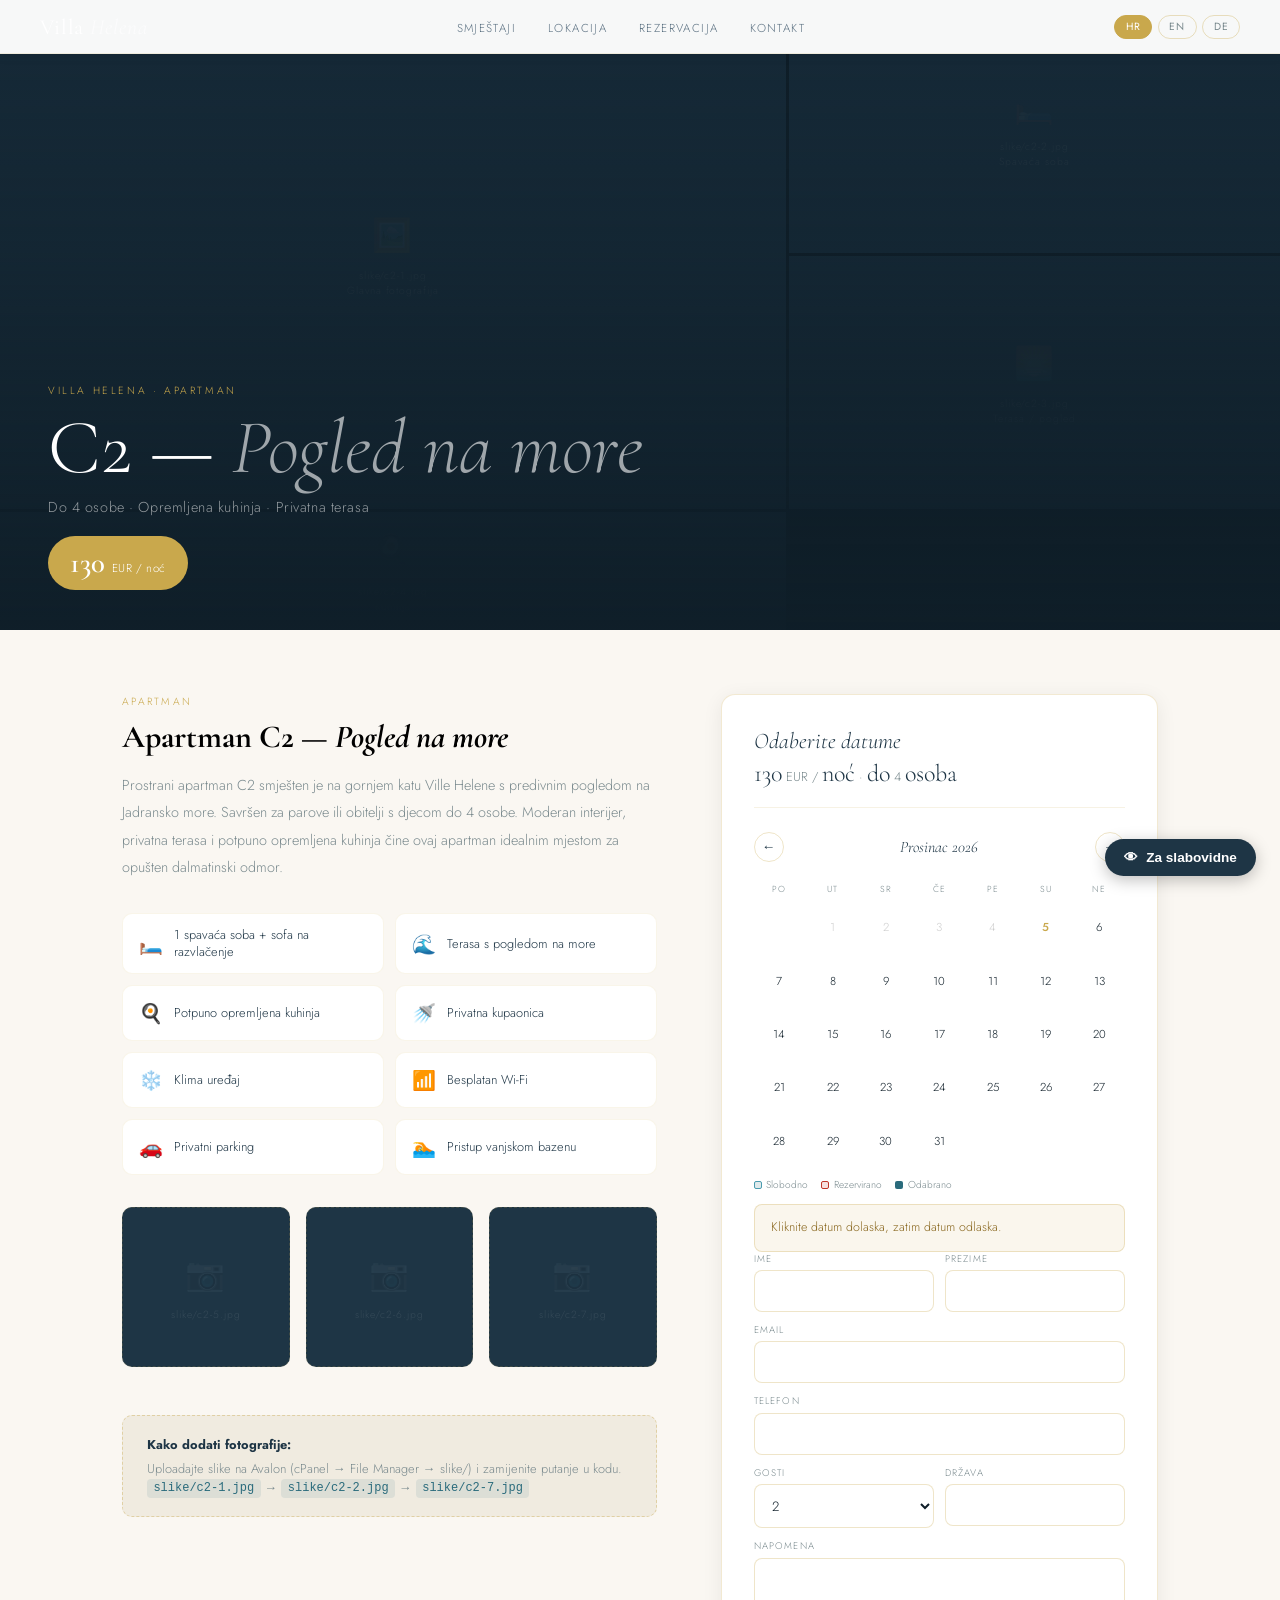
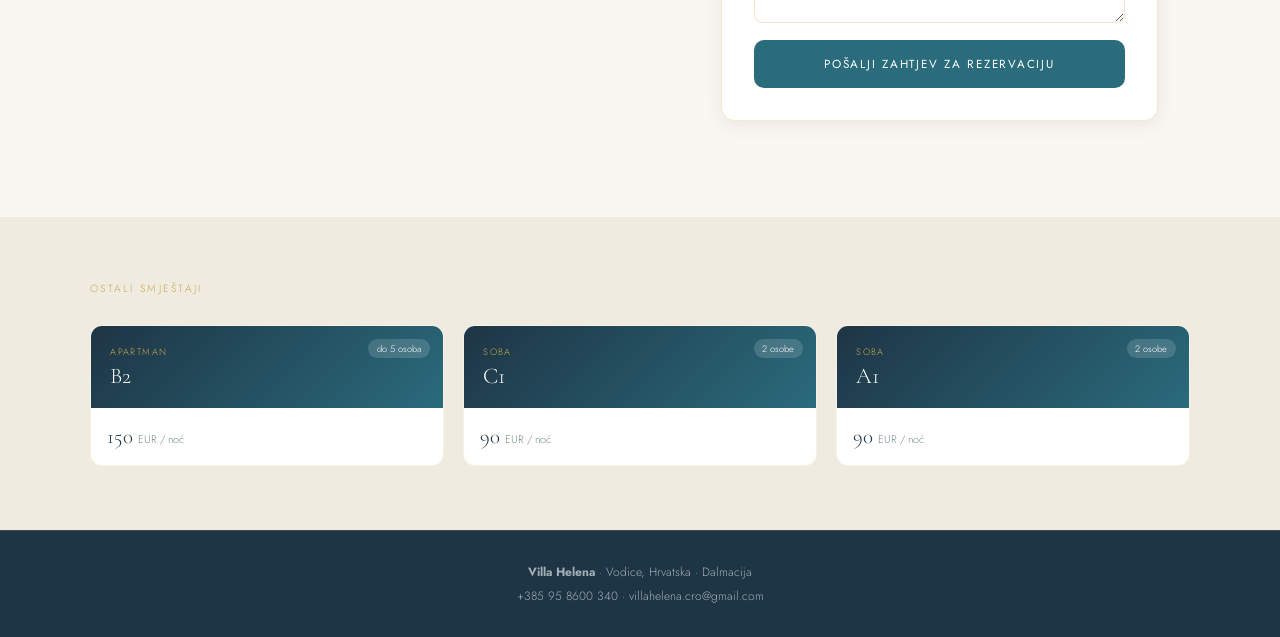
<file: soba-c2.html>
<!DOCTYPE html>
<html lang="hr">
<head>
<meta charset="UTF-8"/><meta name="viewport" content="width=device-width, initial-scale=1.0"/>
<title>Apartman C2 – Villa Helena Vodice</title>
<link rel="stylesheet" href="room.css"/>
</head>
<body>

<!-- NAV -->
<nav class="topbar">
  <a href="index.html" class="logo-text">Villa <em>Helena</em></a>
  <ul class="nav-links">
    <li><a href="index.html#smjestaji" data-i18n="nav_rooms">Smještaji</a></li>
    <li><a href="index.html#lokacija" data-i18n="nav_location">Lokacija</a></li>
    <li><a href="index.html#rezervacija" data-i18n="nav_book">Rezervacija</a></li>
    <li><a href="index.html#kontakt" data-i18n="nav_contact">Kontakt</a></li>
  </ul>
  <div class="lang-group">
    <button class="lang-btn" onclick="setLang('hr')">HR</button>
    <button class="lang-btn" onclick="setLang('en')">EN</button>
    <button class="lang-btn" onclick="setLang('de')">DE</button>
  </div>
</nav>

<!-- HERO -->
<header class="room-hero">
  <div class="room-hero-gallery">
    <!-- ZAMIJENI src="slike/c2-1.jpg" s pravom slikom -->
    <div class="photo-slot">
      <img src="slike/c2-1.jpg" alt="Apartman C2 – dnevni boravak" onerror="this.style.opacity=0"/>
      <div class="slot-icon">🖼️</div>
      <div class="slot-label">slike/c2-1.jpg<br>Glavna fotografija</div>
    </div>
    <div class="photo-slot">
      <img src="slike/c2-2.jpg" alt="Apartman C2 – spavaća soba" onerror="this.style.opacity=0"/>
      <div class="slot-icon">🛏️</div>
      <div class="slot-label">slike/c2-2.jpg<br>Spavaća soba</div>
    </div>
    <div class="photo-slot">
      <img src="slike/c2-3.jpg" alt="Apartman C2 – terasa" onerror="this.style.opacity=0"/>
      <div class="slot-icon">🌅</div>
      <div class="slot-label">slike/c2-3.jpg<br>Terasa / pogled</div>
    </div>
    <div class="photo-slot">
      <img src="slike/c2-4.jpg" alt="Apartman C2 – kuhinja" onerror="this.style.opacity=0"/>
      <div class="slot-icon">🍳</div>
      <div class="slot-label">slike/c2-4.jpg<br>Kuhinja</div>
    </div>
  </div>
  <div class="room-hero-overlay"></div>
  <div class="room-hero-content">
    <p class="room-hero-eyebrow">Villa Helena · <span data-i18n="apt">Apartman</span></p>
    <h1 class="room-hero-name">C2 — <em id="heroViewLabel">Pogled na more</em></h1>
    <p class="room-hero-sub" id="heroSub">Do 4 osobe · Opremljena kuhinja · Privatna terasa</p>
    <div class="room-hero-price">
      <span class="price-big">130</span>
      <span class="price-sm">EUR / <span data-i18n="night">noć</span></span>
    </div>
  </div>
</header>

<!-- CONTENT -->
<div class="room-content">
  <!-- LEFT: Description + features -->
  <div>
    <p class="sec-label" data-i18n="apt">Apartman</p>
    <h2 class="sec-title" id="roomTitle">Apartman C2 — <em>Pogled na more</em></h2>
    <p class="room-desc" id="roomDesc">
      Prostrani apartman C2 smješten je na gornjem katu Ville Helene s predivnim pogledom na Jadransko more.
      Savršen za parove ili obitelji s djecom do 4 osobe. Moderan interijer, privatna terasa i potpuno opremljena
      kuhinja čine ovaj apartman idealnim mjestom za opušten dalmatinski odmor.
    </p>

    <!-- Features -->
    <div class="features-grid" id="featuresGrid">
      <div class="feat-item"><div class="feat-icon">🛏️</div><div class="feat-text" id="f1">1 spavaća soba + sofa na razvlačenje</div></div>
      <div class="feat-item"><div class="feat-icon">🌊</div><div class="feat-text" id="f2">Terasa s pogledom na more</div></div>
      <div class="feat-item"><div class="feat-icon">🍳</div><div class="feat-text" id="f3">Potpuno opremljena kuhinja</div></div>
      <div class="feat-item"><div class="feat-icon">🚿</div><div class="feat-text" id="f4">Privatna kupaonica</div></div>
      <div class="feat-item"><div class="feat-icon">❄️</div><div class="feat-text" id="f5">Klima uređaj</div></div>
      <div class="feat-item"><div class="feat-icon">📶</div><div class="feat-text" id="f6">Besplatan Wi-Fi</div></div>
      <div class="feat-item"><div class="feat-icon">🚗</div><div class="feat-text" id="f7">Privatni parking</div></div>
      <div class="feat-item"><div class="feat-icon">🏊</div><div class="feat-text" id="f8">Pristup vanjskom bazenu</div></div>
    </div>

    <!-- Extra photos -->
    <div class="photo-row">
      <div class="photo-slot">
        <img src="slike/c2-5.jpg" alt="" onerror="this.style.opacity=0"/>
        <div class="slot-icon">📷</div><div class="slot-label">slike/c2-5.jpg</div>
      </div>
      <div class="photo-slot">
        <img src="slike/c2-6.jpg" alt="" onerror="this.style.opacity=0"/>
        <div class="slot-icon">📷</div><div class="slot-label">slike/c2-6.jpg</div>
      </div>
      <div class="photo-slot">
        <img src="slike/c2-7.jpg" alt="" onerror="this.style.opacity=0"/>
        <div class="slot-icon">📷</div><div class="slot-label">slike/c2-7.jpg</div>
      </div>
    </div>

    <!-- Photo guide -->
    <div class="photo-guide">
      <strong data-i18n="photo_guide_title">Kako dodati fotografije:</strong>
      <span data-i18n="photo_guide_body">Uploadajte slike na Avalon (cPanel → File Manager → slike/) i zamijenite putanje u kodu.</span><br/>
      <code>slike/c2-1.jpg</code> → <code>slike/c2-2.jpg</code> → <code>slike/c2-7.jpg</code>
    </div>
  </div>

  <!-- RIGHT: Booking card -->
  <div>
    <div class="booking-card">
      <p class="bc-title" data-i18n="select_dates">Odaberite datume</p>
      <p class="bc-price"><span>130</span> EUR / <span data-i18n="night">noć</span> · <span data-i18n="to">do</span> 4 <span data-i18n="persons">osobe</span></p>

      <!-- Calendar -->
      <div class="cal-header">
        <button class="cal-nav" id="calPrev">&#8592;</button>
        <span class="cal-month-lbl" id="calMonthLbl"></span>
        <button class="cal-nav" id="calNext">&#8594;</button>
      </div>
      <div class="cal-grid" id="calGrid"></div>
      <div class="cal-legend">
        <div class="leg-item"><div class="leg-dot dot-a"></div><span data-i18n="leg_free">Slobodno</span></div>
        <div class="leg-item"><div class="leg-dot dot-b"></div><span data-i18n="leg_booked">Rezervirano</span></div>
        <div class="leg-item"><div class="leg-dot dot-s"></div><span data-i18n="leg_sel">Odabrano</span></div>
      </div>
      <div class="notice warning" id="calNotice"></div>

      <!-- Summary -->
      <div class="date-sum" id="dateSummary">
        <div class="ds-row"><span data-i18n="checkin">Dolazak</span><span id="sCheckin">—</span></div>
        <div class="ds-row"><span data-i18n="checkout">Odlazak</span><span id="sCheckout">—</span></div>
        <div class="ds-row"><span data-i18n="nights">Noći</span><span id="sNights">—</span></div>
        <div class="ds-total"><span data-i18n="total">Ukupno</span><span id="sTotal">—</span></div>
      </div>

      <!-- Form -->
      <div class="form-row-2">
        <div class="fg"><label data-i18n="first_name">Ime</label><input type="text" id="fFN"/></div>
        <div class="fg"><label data-i18n="last_name">Prezime</label><input type="text" id="fLN"/></div>
      </div>
      <div class="fg"><label>Email</label><input type="email" id="fEM"/></div>
      <div class="fg"><label data-i18n="phone">Telefon</label><input type="tel" id="fPH"/></div>
      <div class="form-row-2">
        <div class="fg"><label data-i18n="guests">Gosti</label>
          <select id="fGU"><option>1</option><option selected>2</option><option>3</option><option>4</option></select>
        </div>
        <div class="fg"><label data-i18n="country">Država</label><input type="text" id="fCO"/></div>
      </div>
      <div class="fg"><label data-i18n="note">Napomena</label><textarea id="fNO"></textarea></div>
      <button class="submit-btn" id="submitBtn" onclick="submitBooking()" data-i18n="send_request">Pošalji zahtjev</button>
      <div class="notice success" id="successNotice"></div>
      <div class="notice error" id="errorNotice"></div>
    </div>
  </div>
</div>

<!-- OTHER ROOMS -->
<section class="other-rooms">
  <div class="container">
    <p class="sec-label" data-i18n="other_rooms">Ostali smještaji</p>
    <div class="other-grid">
      <a href="soba-b2.html" class="other-card">
        <div class="oc-top"><div class="oc-cap">do 5 osoba</div><div class="oc-type">Apartman</div><div class="oc-name">B2</div></div>
        <div class="oc-body"><span class="oc-price">150</span> <span class="oc-unit">EUR / noć</span></div>
      </a>
      <a href="soba-c1.html" class="other-card">
        <div class="oc-top"><div class="oc-cap">2 osobe</div><div class="oc-type">Soba</div><div class="oc-name">C1</div></div>
        <div class="oc-body"><span class="oc-price">90</span> <span class="oc-unit">EUR / noć</span></div>
      </a>
      <a href="soba-a1.html" class="other-card">
        <div class="oc-top"><div class="oc-cap">2 osobe</div><div class="oc-type">Soba</div><div class="oc-name">A1</div></div>
        <div class="oc-body"><span class="oc-price">90</span> <span class="oc-unit">EUR / noć</span></div>
      </a>
    </div>
  </div>
</section>

<footer>
  <p><strong>Villa Helena</strong> · Vodice, Hrvatska · Dalmacija</p>
  <p style="margin-top:0.4rem">+385 95 8600 340 · villahelena.cro@gmail.com</p>
</footer>

<script>
const ROOM_ID = 'C2';
const ROOM_NAME = 'Apartman C2';
const ROOM_PRICE = 130;

const CONTENT = {
  hr:{
    heroView:"Pogled na more", heroSub:"Do 4 osobe · Opremljena kuhinja · Privatna terasa",
    title:"Apartman C2 — Pogled na more",
    desc:"Prostrani apartman C2 smješten je na gornjem katu Ville Helene s predivnim pogledom na Jadransko more. Savršen za parove ili obitelji s djecom do 4 osobe. Moderan interijer, privatna terasa i potpuno opremljena kuhinja čine ovaj apartman idealnim mjestom za opušten dalmatinski odmor.",
    f:["1 spavaća soba + sofa na razvlačenje","Terasa s pogledom na more","Potpuno opremljena kuhinja","Privatna kupaonica","Klima uređaj","Besplatan Wi-Fi","Privatni parking","Pristup vanjskom bazenu"]
  },
  en:{
    heroView:"Sea view", heroSub:"Up to 4 persons · Equipped kitchen · Private terrace",
    title:"Apartment C2 — Sea View",
    desc:"Spacious apartment C2 on the upper floor of Villa Helena with a stunning view of the Adriatic Sea. Perfect for couples or families with children, accommodating up to 4 persons. A modern interior, private terrace and fully equipped kitchen make this apartment the ideal place for a relaxed Dalmatian holiday.",
    f:["1 bedroom + sofa bed","Terrace with sea view","Fully equipped kitchen","Private bathroom","Air conditioning","Free Wi-Fi","Private parking","Access to outdoor pool"]
  },
  de:{
    heroView:"Meerblick", heroSub:"Bis zu 4 Personen · Ausgestattete Küche · Private Terrasse",
    title:"Apartment C2 — Meerblick",
    desc:"Geräumiges Apartment C2 im Obergeschoss der Villa Helena mit herrlichem Blick auf die Adria. Ideal für Paare oder Familien mit Kindern bis zu 4 Personen. Modernes Interieur, private Terrasse und voll ausgestattete Küche machen dieses Apartment zum perfekten Ort für einen entspannten Dalmatienurlaub.",
    f:["1 Schlafzimmer + Schlafsofa","Terrasse mit Meerblick","Voll ausgestattete Küche","Eigenes Bad","Klimaanlage","Kostenloses WLAN","Privatparkplatz","Zugang zum Außenpool"]
  }
};

function renderContent(){
  const c = CONTENT[lang] || CONTENT.hr;
  document.getElementById('heroViewLabel').textContent = c.heroView;
  document.getElementById('heroSub').textContent = c.heroSub;
  document.getElementById('roomTitle').innerHTML = `Apartman C2 — <em>${c.heroView}</em>`;
  document.getElementById('roomDesc').textContent = c.desc;
  c.f.forEach((txt,i) => { const el = document.getElementById('f'+(i+1)); if(el) el.textContent = txt; });
}
</script>
<script src="room.js"></script>
<script>document.addEventListener('DOMContentLoaded', initPage);</script>
<script src="accessibility.js"></script>
</body>
</html>
</file>
<file: room.css>
@import url('https://fonts.googleapis.com/css2?family=Cormorant+Garamond:ital,wght@0,300;0,400;0,600;1,300;1,400;1,600&family=Jost:wght@200;300;400;500&display=swap');

*,*::before,*::after{box-sizing:border-box;margin:0;padding:0}
:root{
  --ink:#0f1e28;--ink2:#1e3545;
  --sea:#2a6b7c;--sea2:#4a9baf;--sea3:#1a4a57;
  --cream:#faf7f2;--sand:#f0ebe0;
  --gold:#c9a84c;--gold2:#e8c860;
  --muted:#7a8a8e;--white:#fff;
  --red:#c0392b;--green:#1a6b4a;
  --radius:14px;
}
html{scroll-behavior:smooth}
body{font-family:'Jost',sans-serif;background:var(--cream);color:var(--ink);font-weight:300}

/* ── TOPBAR ── */
.topbar{
  position:fixed;top:0;left:0;right:0;z-index:200;
  background:rgba(255,255,255,0.97);backdrop-filter:blur(12px);box-shadow:0 1px 12px rgba(0,0,0,0.08);
  display:flex;align-items:center;justify-content:space-between;
  padding:0.85rem 2.5rem;
  border-bottom:1px solid rgba(201,168,76,0.15);
}
.logo-text{font-family:'Cormorant Garamond',serif;font-size:1.35rem;font-weight:400;color:#fff;letter-spacing:0.04em;text-decoration:none}
.logo-text em{font-style:italic;color:rgba(255,255,255,0.6)}
.nav-links{display:flex;gap:2rem;list-style:none}
.nav-links a{text-decoration:none;color:#5a7080;font-size:0.72rem;letter-spacing:0.12em;text-transform:uppercase;transition:color 0.2s}
.nav-links a:hover{color:var(--gold)}
.lang-group{display:flex;gap:0.35rem}
.lang-btn{background:none;border:1px solid rgba(201,168,76,0.35);color:#7a8a8e;font-family:'Jost',sans-serif;font-size:0.65rem;letter-spacing:0.1em;padding:0.22rem 0.65rem;border-radius:100px;cursor:pointer;transition:all 0.2s}
.lang-btn.active,.lang-btn:hover{background:var(--gold);border-color:var(--gold);color:#fff}
.back-btn{display:flex;align-items:center;gap:0.5rem;color:rgba(255,255,255,0.6);text-decoration:none;font-size:0.72rem;letter-spacing:0.1em;text-transform:uppercase;transition:color 0.2s}
.back-btn:hover{color:var(--gold)}

/* ── ROOM HERO ── */
.room-hero{
  min-height:70vh;display:flex;flex-direction:column;
  justify-content:flex-end;padding:7rem 0 0;
  position:relative;overflow:hidden;background:var(--ink);
}
.room-hero-gallery{
  display:grid;position:absolute;inset:0;
  grid-template-columns:1.6fr 1fr;grid-template-rows:1fr 1fr;
  gap:3px;opacity:0.55;
}
.photo-slot{
  background:var(--ink2);
  display:flex;flex-direction:column;align-items:center;justify-content:center;
  gap:0.6rem;color:rgba(255,255,255,0.2);font-size:0.75rem;
  letter-spacing:0.08em;text-align:center;padding:1rem;
  overflow:hidden;position:relative;
}
.photo-slot img{position:absolute;inset:0;width:100%;height:100%;object-fit:cover;opacity:0}
.photo-slot .slot-icon{font-size:2rem;opacity:0.3}
.photo-slot .slot-label{font-size:0.65rem;opacity:0.5}
.photo-slot:first-child{grid-row:1/3}

.room-hero-overlay{
  position:absolute;inset:0;
  background:linear-gradient(to top,rgba(15,30,40,0.95) 0%,rgba(15,30,40,0.3) 60%,transparent 100%);
}
.room-hero-content{position:relative;z-index:2;padding:3rem 3rem 2.5rem}
.room-hero-eyebrow{font-size:0.65rem;letter-spacing:0.25em;text-transform:uppercase;color:var(--gold);margin-bottom:0.6rem}
.room-hero-name{font-family:'Cormorant Garamond',serif;font-size:clamp(2.5rem,6vw,5rem);font-weight:300;color:#fff;line-height:1.05}
.room-hero-name em{font-style:italic;color:rgba(255,255,255,0.6)}
.room-hero-sub{color:rgba(255,255,255,0.55);font-size:0.9rem;margin-top:0.5rem;letter-spacing:0.04em}
.room-hero-price{
  display:inline-flex;align-items:baseline;gap:0.4rem;
  background:var(--gold);color:#fff;
  padding:0.6rem 1.4rem;border-radius:100px;
  margin-top:1.2rem;
}
.price-big{font-family:'Cormorant Garamond',serif;font-size:1.8rem;font-weight:600}
.price-sm{font-size:0.72rem;letter-spacing:0.05em}

/* ── PHOTO UPLOAD GUIDE ── */
.photo-guide{
  background:var(--sand);border:1px dashed rgba(201,168,76,0.4);
  border-radius:10px;padding:1.2rem 1.5rem;margin:1.5rem 0;
  font-size:0.8rem;color:var(--muted);
}
.photo-guide strong{color:#1e3545;display:block;margin-bottom:0.3rem}
.photo-guide code{background:rgba(42,107,124,0.1);color:var(--sea);padding:0.15rem 0.4rem;border-radius:4px;font-size:0.75rem}

/* ── CONTENT ── */
.room-content{max-width:1100px;margin:0 auto;padding:4rem 2rem 6rem;display:grid;grid-template-columns:1.1fr 0.9fr;gap:4rem;align-items:start}
@media(max-width:800px){.room-content{grid-template-columns:1fr;gap:2.5rem}}

.sec-label{font-size:0.65rem;letter-spacing:0.22em;text-transform:uppercase;color:var(--gold);margin-bottom:0.5rem}
.sec-title{font-family:'Cormorant Garamond',serif;font-size:clamp(1.6rem,3vw,2.4rem);font-weight:300;color:#1e3545;margin-bottom:1rem}
.sec-title em{font-style:italic}
.room-desc{color:var(--muted);line-height:1.9;font-size:0.9rem;margin-bottom:2rem}

/* ── FEATURES LIST ── */
.features-grid{display:grid;grid-template-columns:1fr 1fr;gap:0.7rem;margin-bottom:2rem}
.feat-item{display:flex;align-items:center;gap:0.7rem;background:#ffffff;border:1px solid rgba(201,168,76,0.12);border-radius:10px;padding:0.8rem 1rem}
.feat-icon{font-size:1.2rem;flex-shrink:0}
.feat-text{font-size:0.8rem;color:#1e3545;line-height:1.3}

/* ── EXTRA PHOTO ROW ── */
.photo-row{display:grid;grid-template-columns:repeat(3,1fr);gap:1rem;margin:2rem 0}
.photo-row .photo-slot{height:160px;border-radius:10px;border:1px dashed rgba(201,168,76,0.2)}

/* ── BOOKING PANEL ── */
.booking-card{background:#ffffff;border-radius:var(--radius);border:1px solid rgba(201,168,76,0.25);padding:2rem;position:sticky;top:7rem;box-shadow:0 4px 20px rgba(0,0,0,0.07)}
.bc-title{font-family:'Cormorant Garamond',serif;font-size:1.4rem;color:var(--ink2);font-style:italic;margin-bottom:0.3rem}
.bc-price{font-size:0.8rem;color:var(--muted);margin-bottom:1.5rem;padding-bottom:1.2rem;border-bottom:1px solid rgba(201,168,76,0.15)}
.bc-price span{font-family:'Cormorant Garamond',serif;font-size:1.5rem;color:var(--ink2)}

/* Calendar */
.cal-header{display:flex;align-items:center;justify-content:space-between;margin-bottom:1rem}
.cal-nav{background:none;border:1px solid rgba(201,168,76,0.3);color:var(--ink2);width:30px;height:30px;border-radius:50%;cursor:pointer;transition:all 0.2s;display:flex;align-items:center;justify-content:center;font-size:0.85rem}
.cal-nav:hover{background:var(--gold);border-color:var(--gold);color:#fff}
.cal-month-lbl{font-family:'Cormorant Garamond',serif;font-size:1rem;color:#1e3545;font-style:italic}
.cal-grid{display:grid;grid-template-columns:repeat(7,1fr);gap:2px}
.cal-dn{text-align:center;font-size:0.55rem;letter-spacing:0.1em;text-transform:uppercase;color:var(--muted);padding:0.3rem 0}
.cal-d{aspect-ratio:1;display:flex;align-items:center;justify-content:center;font-size:0.72rem;border-radius:6px;cursor:pointer;transition:all 0.15s;position:relative;user-select:none}
.cal-d:hover:not(.disabled):not(.empty){background:var(--sand)}
.cal-d.empty{cursor:default}
.cal-d.disabled{color:rgba(0,0,0,0.2);cursor:not-allowed}
.cal-d.booked{background:rgba(192,57,43,0.07);color:rgba(192,57,43,0.45);cursor:not-allowed}
.cal-d.booked::after{content:'';position:absolute;bottom:2px;left:50%;transform:translateX(-50%);width:3px;height:3px;border-radius:50%;background:var(--red);opacity:0.5}
.cal-d.sel-start,.cal-d.sel-end{background:var(--sea);color:#fff;font-weight:500}
.cal-d.in-range{background:rgba(42,107,124,0.12);color:var(--sea)}
.cal-d.today{font-weight:500;color:var(--gold)}
.cal-legend{display:flex;gap:0.8rem;margin-top:0.7rem;flex-wrap:wrap}
.leg-item{display:flex;align-items:center;gap:0.3rem;font-size:0.63rem;color:var(--muted)}
.leg-dot{width:8px;height:8px;border-radius:2px}
.dot-a{background:rgba(42,107,124,0.15);border:1px solid var(--sea2)}
.dot-b{background:rgba(192,57,43,0.15);border:1px solid var(--red)}
.dot-s{background:var(--sea)}

/* Form */
.date-sum{background:#f5f0e8;border-radius:8px;padding:0.9rem 1rem;margin:1rem 0;display:none;border:1px solid rgba(201,168,76,0.2)}
.date-sum.visible{display:block}
.ds-row{display:flex;justify-content:space-between;font-size:0.78rem;color:#1e3545;margin-bottom:0.2rem}
.ds-total{border-top:1px solid rgba(201,168,76,0.3);margin-top:0.4rem;padding-top:0.4rem;font-family:'Cormorant Garamond',serif;font-size:1rem;color:#1e3545;display:flex;justify-content:space-between}
.fg{display:flex;flex-direction:column;gap:0.28rem;margin-bottom:0.7rem}
.fg label{font-size:0.6rem;letter-spacing:0.12em;text-transform:uppercase;color:#7a8a8e}
.fg input,.fg textarea,.fg select{background:#ffffff;border:1px solid rgba(201,168,76,0.3);border-radius:8px;padding:0.65rem 0.85rem;font-family:'Jost',sans-serif;font-size:0.84rem;font-weight:300;color:var(--ink);outline:none;transition:border-color 0.2s;width:100%}
.fg input:focus,.fg textarea:focus,.fg select:focus{border-color:var(--sea)}
.fg textarea{resize:vertical;min-height:65px}
.form-row-2{display:grid;grid-template-columns:1fr 1fr;gap:0.7rem}
.submit-btn{width:100%;background:var(--sea);color:#fff;border:none;cursor:pointer;font-family:'Jost',sans-serif;font-size:0.73rem;letter-spacing:0.15em;text-transform:uppercase;padding:1rem;border-radius:10px;transition:all 0.25s;margin-top:0.4rem}
.submit-btn:hover{background:var(--ink2)}
.submit-btn:disabled{background:var(--muted);cursor:not-allowed}
.notice{border-radius:8px;padding:0.85rem 1rem;font-size:0.78rem;margin-top:0.7rem;display:none;line-height:1.5}
.notice.visible{display:block}
.notice.success{background:rgba(26,107,74,0.1);border:1px solid rgba(26,107,74,0.3);color:var(--green)}
.notice.warning{background:rgba(201,168,76,0.1);border:1px solid rgba(201,168,76,0.3);color:#8a6820}
.notice.error{background:rgba(192,57,43,0.08);border:1px solid rgba(192,57,43,0.25);color:var(--red)}

/* ── OTHER ROOMS ── */
.other-rooms{background:var(--sand);padding:4rem 2rem}
.other-rooms .container{max-width:1100px;margin:0 auto}
.other-grid{display:grid;grid-template-columns:repeat(auto-fit,minmax(220px,1fr));gap:1.2rem;margin-top:1.8rem}
.other-card{background:#ffffff;border-radius:12px;border:1px solid rgba(201,168,76,0.15);overflow:hidden;text-decoration:none;color:inherit;transition:all 0.2s;display:block}
.other-card:hover{transform:translateY(-4px);box-shadow:0 16px 40px rgba(42,107,124,0.12)}
.oc-top{background:linear-gradient(135deg,var(--ink2),var(--sea));padding:1.2rem;position:relative}
.oc-type{font-size:0.58rem;letter-spacing:0.15em;text-transform:uppercase;color:var(--gold);margin-bottom:0.2rem}
.oc-name{font-family:'Cormorant Garamond',serif;font-size:1.4rem;color:#fff}
.oc-cap{position:absolute;top:0.8rem;right:0.8rem;background:rgba(255,255,255,0.15);color:#fff;font-size:0.58rem;padding:0.2rem 0.55rem;border-radius:100px}
.oc-body{padding:1rem}
.oc-price{font-family:'Cormorant Garamond',serif;font-size:1.3rem;color:#1e3545}
.oc-unit{font-size:0.68rem;color:var(--muted)}

/* ── FOOTER ── */
footer{background:#1e3545;border-top:1px solid rgba(201,168,76,0.2);padding:2rem;text-align:center;color:rgba(255,255,255,0.6);font-size:0.75rem}
footer strong{color:rgba(255,255,255,0.6)}

/* ── RESPONSIVE ── */
@media(max-width:768px){
  .topbar{padding:0.85rem 1.2rem}
  .nav-links{display:none}
  .room-hero-content{padding:2rem 1.5rem 2rem}
  .room-hero-gallery{grid-template-columns:1fr 1fr;grid-template-rows:1fr 1fr 1fr}
  .room-hero-gallery .photo-slot:first-child{grid-row:1/2;grid-column:1/3}
  .features-grid{grid-template-columns:1fr}
  .photo-row{grid-template-columns:1fr 1fr}
  .form-row-2{grid-template-columns:1fr}
}
</file>
